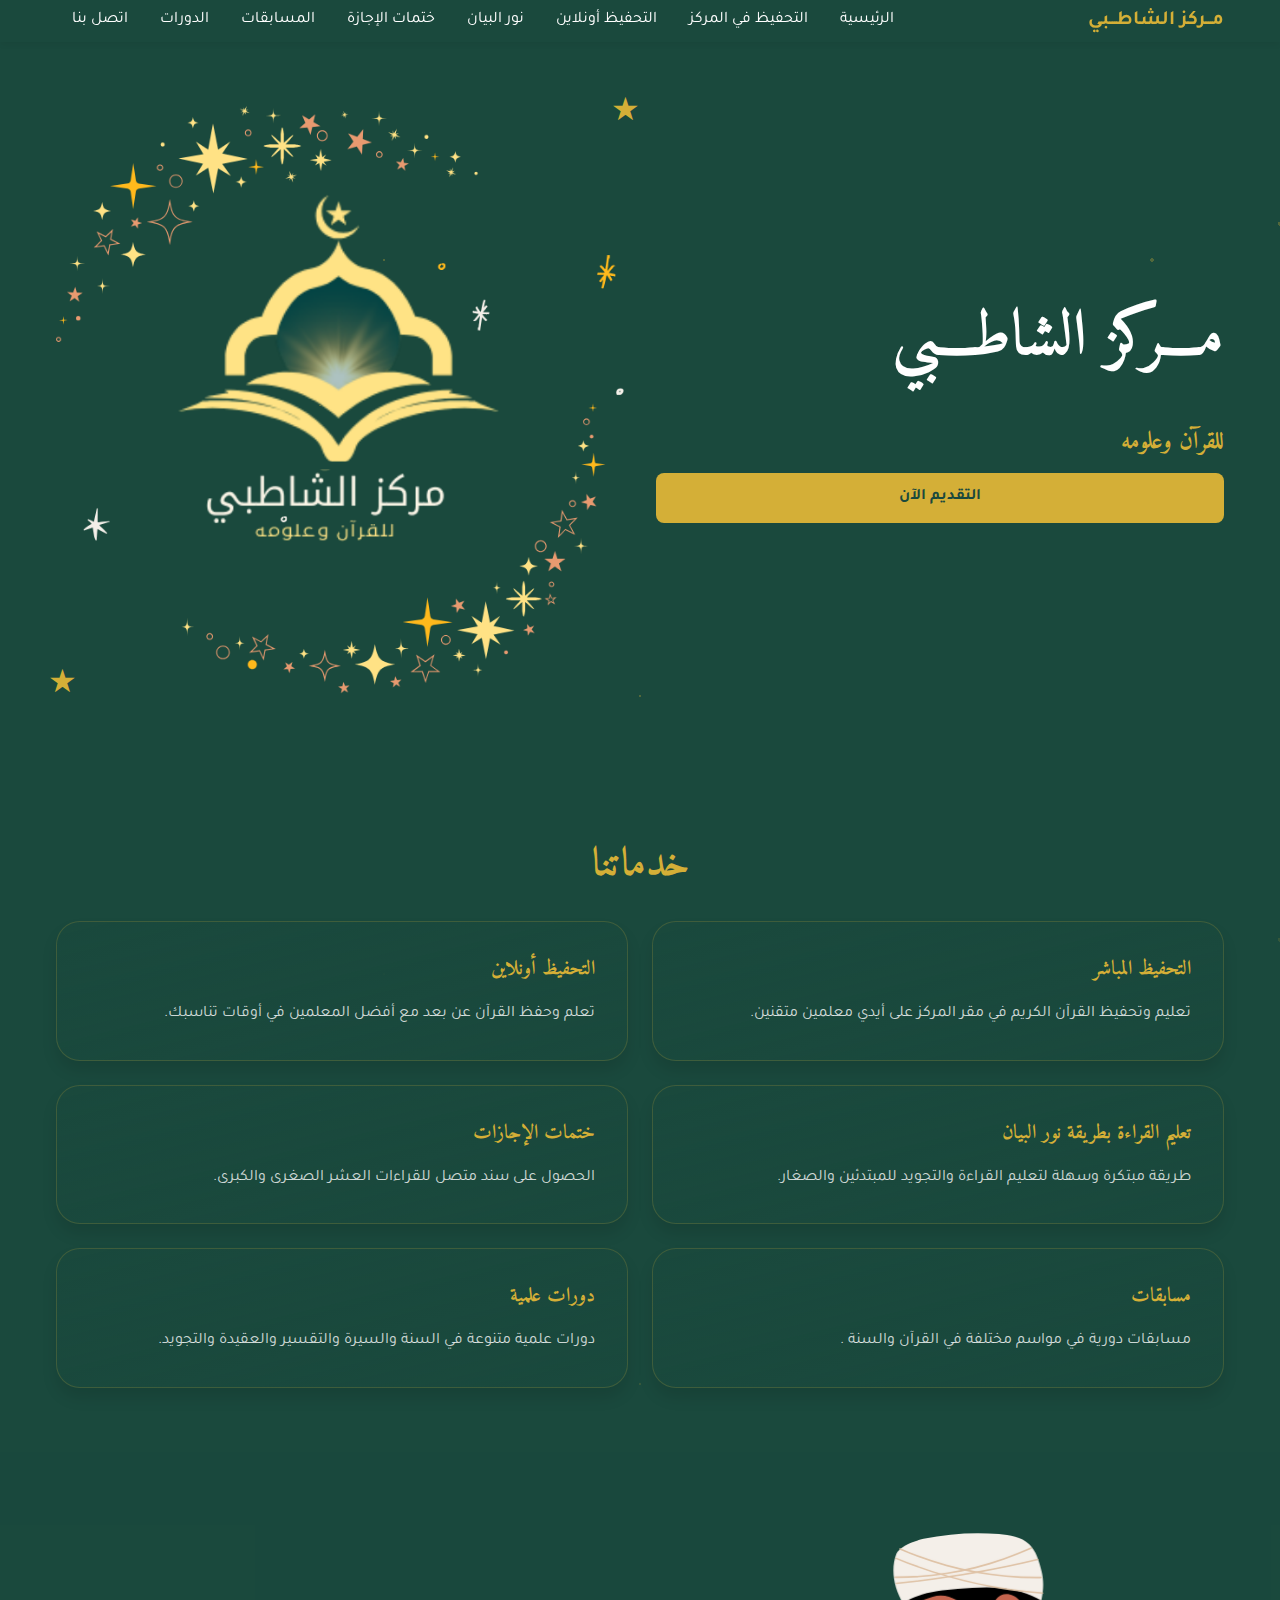
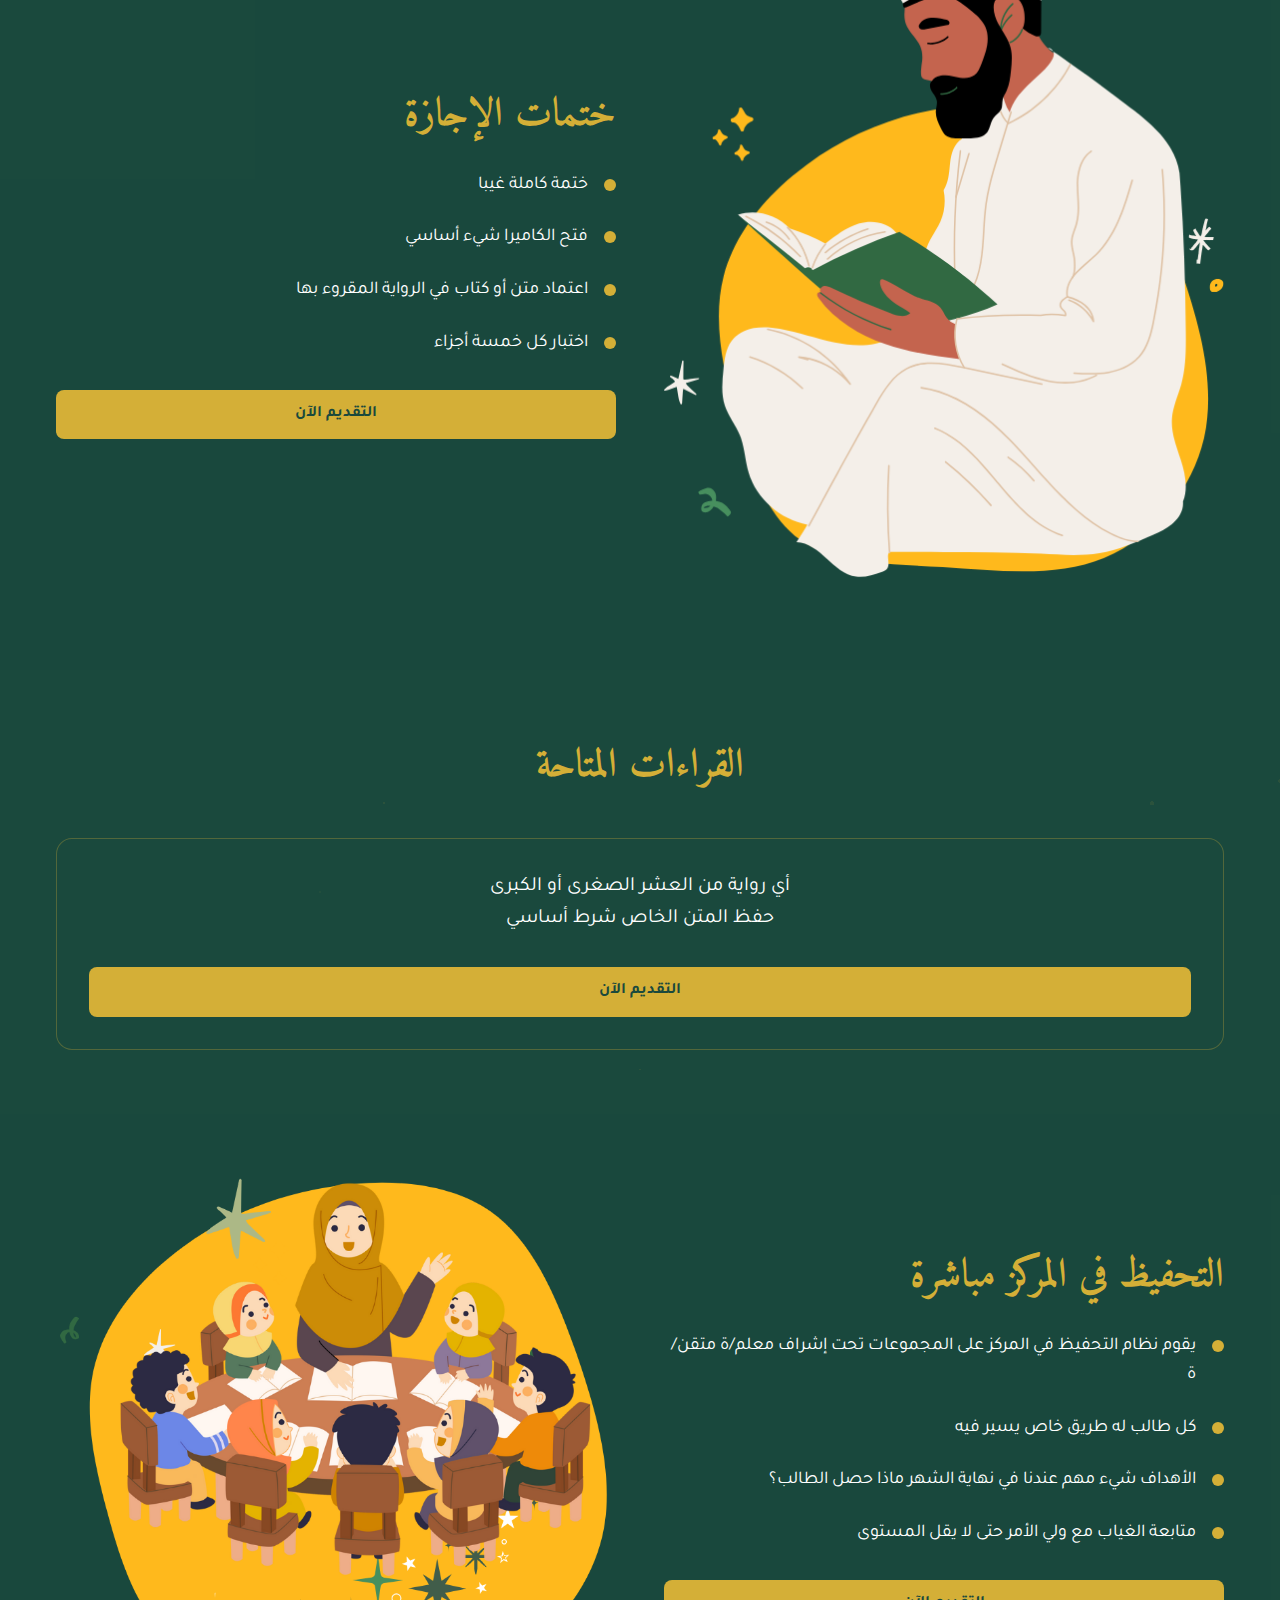
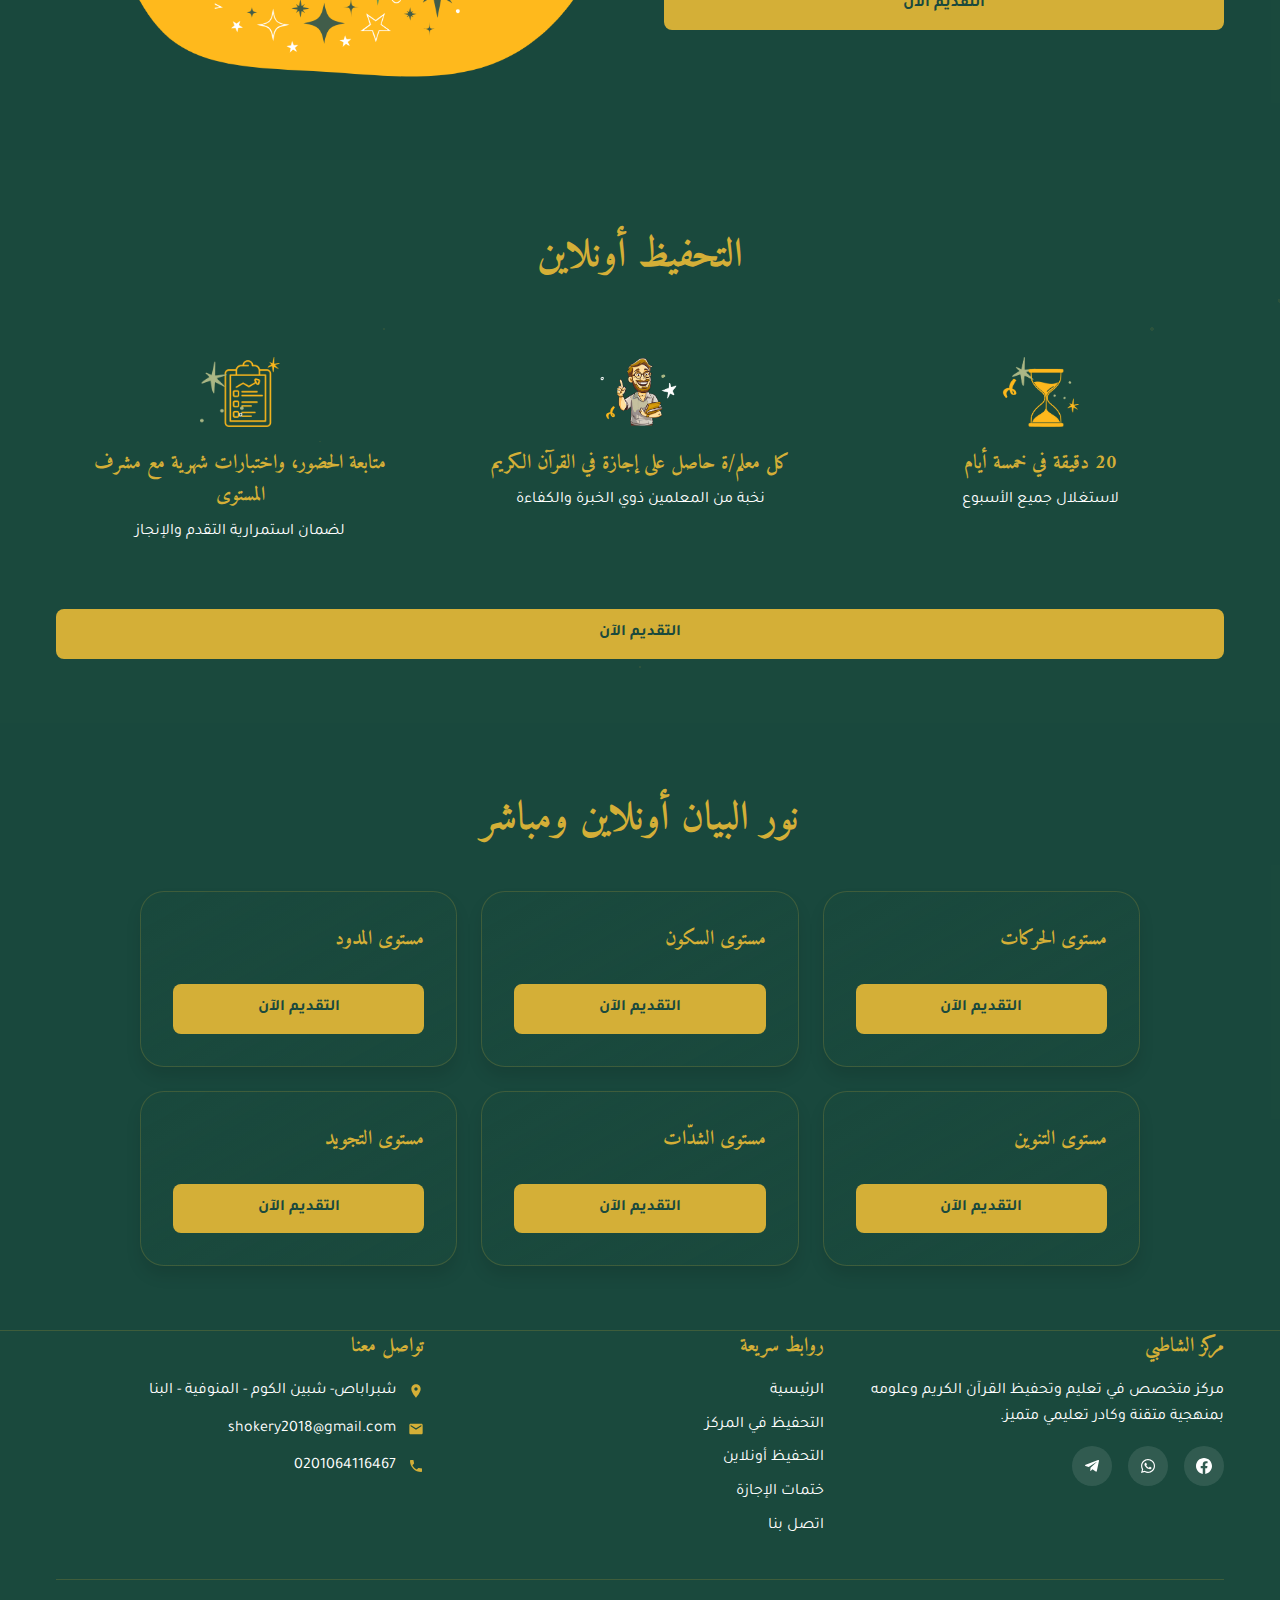
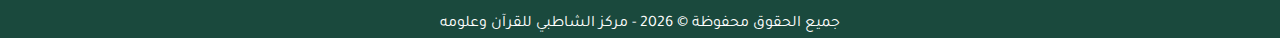
<file: index.html>
<!DOCTYPE html>
<html lang="ar" dir="rtl">
<head>
  <meta charset="UTF-8">
  <meta name="viewport" content="width=device-width, initial-scale=1.0">
  <title>مركز الشاطبي للقرآن وعلومه</title>
  <meta name="description" content="مركز الشاطبي للقرآن وعلومه - تعليم القرآن وتحفيظه" />
  <meta name="author" content="مركز الشاطبي" />
  <link rel="preconnect" href="https://fonts.googleapis.com">
  <link rel="preconnect" href="https://fonts.gstatic.com" crossorigin>
  <link href="https://fonts.googleapis.com/css2?family=Amiri:ital,wght@0,400;0,700;1,400&family=Tajawal:wght@400;500;700&display=swap" rel="stylesheet">
  
  <meta property="og:title" content="مركز الشاطبي للقرآن وعلومه" />
  <meta property="og:description" content="مركز الشاطبي للقرآن وعلومه - تعليم القرآن وتحفيظه" />
  <meta property="og:type" content="website" />
  <meta property="og:image" content="https://lovable.dev/opengraph-image-p98pqg.png" />
  
  <link rel="stylesheet" href="css/style.css">
</head>
<body>
  <div id="app">
    <!-- بداية القائمة -->
    <nav id="navbar" class="bg-shatby-green/80 backdrop-blur-md py-4 px-6 shadow-lg shadow-black/20">
      <div class="container">
        <div class="navbar-content">
          <a href="index.html" class="logo">
            <div class="text-xl font-bold text-shatby-gold rounded-2xl">مـــركز الشاطـــبي</div>
          </a>
          
          <div class="nav-links">
            <a href="index.html" class="nav-link">الرئيسية</a>
            <a href="in-person.html" class="nav-link">التحفيظ في المركز</a>
            <a href="online.html" class="nav-link">التحفيظ أونلاين</a>
            <a href="noor-albayan.html" class="nav-link">نور البيان</a>
            <a href="ijazat.html" class="nav-link">ختمات الإجازة</a>  
            <a href="competitions.html" class="nav-link">المسابقات</a>
            <a href="courses.html" class="nav-link">الدورات </a>
            <a href="contact.html" class="nav-link">اتصل بنا</a>
          </div>
          
          <button class="mobile-menu-button">
            <svg xmlns="http://www.w3.org/2000/svg" width="24" height="24" viewBox="0 0 24 24" fill="none" stroke="currentColor" stroke-width="2" stroke-linecap="round" stroke-linejoin="round">
              <line x1="3" y1="12" x2="21" y2="12"></line>
              <line x1="3" y1="6" x2="21" y2="6"></line>
              <line x1="3" y1="18" x2="21" y2="18"></line>
            </svg>
          </button>
        </div>
      </div>
    </nav>

    <div class="mobile-menu">
      <a href="index.html" class="mobile-link">الرئيسية</a>
      <a href="in-person.html" class="mobile-link">التحفيظ في المركز</a>
      <a href="online.html" class="mobile-link">التحفيظ أونلاين</a>
      <a href="noor-albayan.html" class="mobile-link">نور البيان</a>
      <a href="ijazat.html" class="mobile-link">ختمات الإجازة</a>
      <a href="competitions.html" class="mobile-link">المسابقات</a>
      <a href="courses.html" class="mobile-link">الدورات</a>
      <a href="contact.html" class="mobile-link">اتصل بنا</a>
    
    </div>
    
    <!-- قسم Hero -->
    <div id="hero" class="relative overflow-hidden py-16 md-py-24">
      <div class="star-background"></div>
      
      <div class="container relative z-10">
        <div class="hero-content">
          <div class="hero-text">
            <h1 style="font-family: 'Amiri', serif; font-weight: bold; color: #ffffff; font-size: 4rem;">مـــركز الشاطـــبي</h1>
            <h2 style="font-family: 'Amiri', serif; font-weight: bold; color: #D4AF37;">للقرآن وعلومه</h2>
            <a href="in-person.html" class="button-primary">التقديم الآن</a>
          </div>
          
          <div class="hero-image">
            <div class="relative animate-float">
              <img src="images/لوجو.png" alt="مركز الشاطبي للقرآن وعلومه" class="mx-auto max-w-full rounded-2xl object-fill">
              <!-- زخارف -->
              <div class="star-decoration top-right">★</div>
              <div class="star-decoration bottom-left">★</div>
            </div>
          </div>
        </div>
      </div>
    </div>
    
    <!-- قسم الخدمات -->
    <section class="section relative">
      <div class="star-background opacity-50"></div>
      <div class="container relative z-10">
        <h2 class="heading-secondary text-center text-7xl font-semibold">خدماتنا</h2>
         <div class="services-grid">

          <a href="in-person.html" class="service-link">
            <div class="card-highlight">
              <h3 class="text-xl font-bold mb-4 text-shatby-gold">التحفيظ المباشر</h3>
              <p class="text-white-80 text-justify">تعليم وتحفيظ القرآن الكريم في مقر المركز على أيدي معلمين متقنين.</p>
            </div>
          </a>
          
          <a href="online.html" class="service-link">
            <div class="card-highlight">
              <h3 class="text-xl font-bold mb-4 text-shatby-gold">التحفيظ أونلاين</h3>
              <p class="text-white-80 text-justify">تعلم وحفظ القرآن عن بعد مع أفضل المعلمين في أوقات تناسبك.</p>
            </div>
          </a>
          
          <a href="noor-albayan.html" class="service-link">
            <div class="card-highlight">
              <h3 class="font-bold mb-4 text-shatby-gold text-xl">تعليم القراءة بطريقة نور البيان</h3>
              <p class="text-white-80 text-justify">طريقة مبتكرة وسهلة لتعليم القراءة والتجويد للمبتدئين والصغار.</p>
            </div>
          </a>
          
          <a href="ijazat.html" class="service-link">
            <div class="card-highlight">
              <h3 class="text-xl font-bold mb-4 text-shatby-gold">ختمات الإجازات</h3>
              <p class="text-white-80 text-justify">الحصول على سند متصل للقراءات العشر الصغرى والكبرى.</p>
            </div>
          </a>

          <a href="competitions.html" class="service-link">
            <div class="card-highlight">
              <h3 class="font-bold mb-4 text-shatby-gold text-xl">مسابقات  </h3>
              <p class="text-white-80 text-justify">مسابقات دورية في مواسم مختلفة في القرآن والسنة       .</p>
            </div>
          </a>

          <a href="courses.html" class="service-link">
            <div class="card-highlight">
              <h3 class="font-bold mb-4 text-shatby-gold text-xl">دورات علمية  </h3>
              <p class="text-white-80 text-justify"> دورات علمية متنوعة في السنة والسيرة والتقسير والعقيدة والتجويد.</p>   
            </div>
          </a>

        </div>
      </div>
    </section>
    
    <!-- قسم ختمات الإجازة -->
    <section class="section relative bg-shatby-green-70 py-20">
      <div class="container relative z-10">
        <div class="flex-section">
          <div class="section-image">
            <img alt="ختمات الإجازة" class="rounded-2xl w-full" src="images/شيخ.png">
          </div>
          <div class="section-content">
            <h2 class="heading-secondary text-5xl">ختمات الإجازة</h2>
            <ul class="feature-list">
              <li class="feature-item">
                <div class="feature-item-dot"></div>
                <span>ختمة كاملة غيبا</span>
              </li>
              <li class="feature-item">
                <div class="feature-item-dot"></div>
                <span>فتح الكاميرا شيء أساسي</span>
              </li>
              <li class="feature-item">
                <div class="feature-item-dot"></div>
                <span>اعتماد متن أو كتاب في الرواية المقروء بها</span>
              </li>
              <li class="feature-item">
                <div class="feature-item-dot"></div>
                <span>اختبار كل خمسة أجزاء</span>
              </li>
            </ul>
            <div class="mt-8">
              <a href="ijazat.html" class="button-primary">
                التقديم الآن
              </a>
            </div>
          </div>
        </div>
      </div>
    </section>
    
    <!-- قسم القراءات المتاحة -->
    <section class="section relative">
      <div class="star-background opacity-30"></div>
      <div class="container relative z-10">
        <h2 class="heading-secondary text-center mb-10 text-5xl">القراءات المتاحة</h2>
        <div class="max-w-3xl mx-auto">
          <div class="bg-shatby-green-50 border border-shatby-gold-30 rounded-xl p-8">
            <p class="text-xl text-center mb-8">
              أي رواية من العشر الصغرى أو الكبرى
              <br>
              حفظ المتن الخاص شرط أساسي
            </p>
            <div class="text-center">
              <a href="ijazat.html" class="button-primary">
                التقديم الآن
              </a>
            </div>
          </div>
        </div>
      </div>
    </section>
    
    <!-- قسم التحفيظ في المركز -->
    <section class="section relative bg-shatby-green-70">
      <div class="container relative z-10">
        <div class="flex-section reverse">
          <div class="section-image">
            <img alt="التحفيظ في المركز مباشرة" class="rounded-2xl w-full" src="images/معلمة.png">
          </div>
          <div class="section-content">
            <h2 class="heading-secondary text-5xl">التحفيظ في المركز مباشرة</h2>
            <ul class="feature-list">
              <li class="feature-item">
                <div class="feature-item-dot"></div>
                <span>يقوم نظام التحفيظ في المركز على المجموعات تحت إشراف معلم/ة متقن/ة</span>
              </li>
              <li class="feature-item">
                <div class="feature-item-dot"></div>
                <span>كل طالب له طريق خاص يسير فيه</span>
              </li>
              <li class="feature-item">
                <div class="feature-item-dot"></div>
                <span>الأهداف شيء مهم عندنا في نهاية الشهر ماذا حصل الطالب؟</span>
              </li>
              <li class="feature-item">
                <div class="feature-item-dot"></div>
                <span>متابعة الغياب مع ولي الأمر حتى لا يقل المستوى</span>
              </li>
            </ul>
            <div class="mt-8">
              <a href="in-person.html" class="button-primary">
                التقديم الآن
              </a>
            </div>
          </div>
        </div>
      </div>
    </section>

    <!-- قسم التحفيظ أونلاين -->
    <section class="section relative">
      <div class="star-background opacity-30"></div>
      <div class="container relative z-10">
        <h2 class="heading-secondary text-center mb-10 text-5xl">التحفيظ أونلاين</h2>
        <div class="services-columns">
          <div class="service-column">
            <div class="service-icon">
              <img alt="مدة الجلسة" src="images/وقت (2).png">
            </div>
            <h3 class="text-xl font-bold mb-2 text-shatby-gold">20 دقيقة في خمسة أيام</h3>
            <p>لاستغلال جميع الأسبوع</p>
          </div>
          
          <div class="service-column">
            <div class="service-icon">
              <img alt="المعلمين" src="images/معلم.png">
            </div>
            <h3 class="text-xl font-bold mb-2 text-shatby-gold">كل معلم/ة حاصل على إجازة في القرآن الكريم</h3>
            <p>نخبة من المعلمين ذوي الخبرة والكفاءة</p>
          </div>
          
          <div class="service-column">
            <div class="service-icon">
              <img alt="المتابعة" src="images/متابعة.png">
            </div>
            <h3 class="text-xl font-bold mb-2 text-shatby-gold">متابعة الحضور، واختبارات شهرية مع مشرف المستوى</h3>
            <p>لضمان استمرارية التقدم والإنجاز</p>
          </div>
        </div>
        <div class="text-center mt-10">
          <a href="online.html" class="button-primary">
            التقديم الآن
          </a>
        </div>
      </div>
    </section>

    <!-- قسم نور البيان -->
    <section class="section relative bg-shatby-green-70">
      <div class="container relative z-10">
        <h2 class="heading-secondary text-center mb-10 text-5xl">نور البيان أونلاين ومباشر</h2>
        <div class="levels-grid">
          <div class="card-highlight">
            <h3 class="text-xl font-bold mb-3 text-shatby-gold">مستوى الحركات</h3>
            <a href="noor-albayan.html?level=1" class="button-primary mt-4 w-full">
              التقديم الآن
            </a>
          </div>
          <div class="card-highlight">
            <h3 class="text-xl font-bold mb-3 text-shatby-gold">مستوى السكون</h3>
            <a href="noor-albayan.html?level=2" class="button-primary mt-4 w-full">
              التقديم الآن
            </a>
          </div>
          <div class="card-highlight">
            <h3 class="text-xl font-bold mb-3 text-shatby-gold">مستوى المدود</h3>
            <a href="noor-albayan.html?level=3" class="button-primary mt-4 w-full">
              التقديم الآن
            </a>
          </div>
          <div class="card-highlight">
            <h3 class="text-xl font-bold mb-3 text-shatby-gold">مستوى التنوين</h3>
            <a href="noor-albayan.html?level=4" class="button-primary mt-4 w-full">
              التقديم الآن
            </a>
          </div>
          <div class="card-highlight">
            <h3 class="text-xl font-bold mb-3 text-shatby-gold">مستوى الشدّات</h3>
            <a href="noor-albayan.html?level=5" class="button-primary mt-4 w-full">
              التقديم الآن
            </a>
          </div>
          <div class="card-highlight">
            <h3 class="text-xl font-bold mb-3 text-shatby-gold">مستوى التجويد</h3>
            <a href="noor-albayan.html?level=6" class="button-primary mt-4 w-full">
              التقديم الآن
            </a>
          </div>
        </div>
      </div>
    </section>
    
    <!-- فوتر -->
    <footer class="bg-shatby-green border-t border-shatby-gold-20 py-12">
      <div class="container">
        <div class="footer-grid">
          <div class="footer-about">
            <h3 class="text-shatby-gold text-xl font-bold mb-4">مركز الشاطبي</h3>
            <p class="mb-4">مركز متخصص في تعليم وتحفيظ القرآن الكريم وعلومه بمنهجية متقنة وكادر تعليمي متميز.</p>
            <div class="footer-social">
              <a href="https://web.facebook.com/profile.php?id=61560268700866&locale=ar_AR" class="social-link">
                <svg class="social-icon" xmlns="http://www.w3.org/2000/svg" viewBox="0 0 24 24">
                  <path d="M24 12.073c0-6.627-5.373-12-12-12s-12 5.373-12 12c0 5.99 4.388 10.954 10.125 11.854v-8.385H7.078v-3.47h3.047V9.43c0-3.007 1.792-4.669 4.533-4.669 1.312 0 2.686.235 2.686.235v2.953H15.83c-1.491 0-1.956.925-1.956 1.874v2.25h3.328l-.532 3.47h-2.796v8.385C19.612 23.027 24 18.062 24 12.073z" />
                </svg>
             
              <a href="https://chat.whatsapp.com/Jx1JAXA49epIho6M65nWfb" class="social-link">
                <svg class="social-icon" xmlns="http://www.w3.org/2000/svg" viewBox="0 0 448 512">
                  <path d="M380.9 97.1C339 55.1 283.2 32 223.9 32c-122.4 0-222 99.6-222 222 0 39.1 10.2 77.3 29.6 111L0 480l117.7-30.9c32.4 17.7 68.9 27 106.1 27h.1c122.3 0 224.1-99.6 224.1-222 0-59.3-25.2-115-67.1-157zm-157 341.6c-33.2 0-65.7-8.9-94-25.7l-6.7-4-69.8 18.3L72 359.2l-4.4-7c-18.5-29.4-28.2-63.3-28.2-98.2 0-101.7 82.8-184.5 184.6-184.5 49.3 0 95.6 19.2 130.4 54.1 34.8 34.9 56.2 81.2 56.1 130.5 0 101.8-84.9 184.6-186.6 184.6zm101.2-138.2c-5.5-2.8-32.8-16.2-37.9-18-5.1-1.9-8.8-2.8-12.5 2.8-3.7 5.6-14.3 18-17.6 21.8-3.2 3.7-6.5 4.2-12 1.4-32.6-16.3-54-29.1-75.5-66-5.7-9.8 5.7-9.1 16.3-30.3 1.8-3.7.9-6.9-.5-9.7-1.4-2.8-12.5-30.1-17.1-41.2-4.5-10.8-9.1-9.3-12.5-9.5-3.2-.2-6.9-.2-10.6-.2-3.7 0-9.7 1.4-14.8 6.9-5.1 5.6-19.4 19-19.4 46.3 0 27.3 19.9 53.7 22.6 57.4 2.8 3.7 39.1 59.7 94.8 83.8 35.2 15.2 49 16.5 66.6 13.9 10.7-1.6 32.8-13.4 37.4-26.4 4.6-13 4.6-24.1 3.2-26.4-1.3-2.5-5-3.9-10.5-6.6z" />
                </svg>
              </a>
              <a href="https://t.me/elshtpy" class="social-link">
                <svg class="social-icon" xmlns="http://www.w3.org/2000/svg" viewBox="0 0 448 512">
                  <path d="M446.7 98.6l-67.6 318.8c-5.1 22.5-18.4 28.1-37.3 17.5l-103-75.9-49.7 47.8c-5.5 5.5-10.1 10.1-20.7 10.1l7.4-104.9 190.9-172.5c8.3-7.4-1.8-11.5-12.9-4.1L117.8 284 16.2 252.2c-22.1-6.9-22.5-22.1 4.6-32.7L418.2 66.4c18.4-6.9 34.5 4.1 28.5 32.2z" />
                </svg>
              </a>
            </div>
          </div>
          <div class="footer-links">
            <h3 class="text-shatby-gold text-xl font-bold mb-4">روابط سريعة</h3>
            <ul class="footer-nav">
              <li>
                <a href="index.html" class="footer-link">الرئيسية</a>
              </li>
              <li>
                <a href="in-person.html" class="footer-link">التحفيظ في المركز</a>
              </li>
              <li>
                <a href="online.html" class="footer-link">التحفيظ أونلاين</a>
              </li>
              
               <li>
                <a href="ijazat.html" class="footer-link">ختمات الإجازة</a>
              </li>
              <li>
                <a href="contact.html" class="footer-link">اتصل بنا</a>
              </li>
            </ul>
          </div>
          <div class="footer-contact">
            <h3 class="text-shatby-gold text-xl font-bold mb-4">تواصل معنا</h3>
            <div class="contact-info">
              <div class="contact-item">
                <svg class="contact-icon" viewBox="0 0 24 24" fill="currentColor">
                  <path d="M12 2C8.13 2 5 5.13 5 9c0 5.25 7 13 7 13s7-7.75 7-13c0-3.87-3.13-7-7-7zm0 9.5c-1.38 0-2.5-1.12-2.5-2.5s1.12-2.5 2.5-2.5 2.5 1.12 2.5 2.5-1.12 2.5-2.5 2.5z" />
                </svg>
                <p>شبراباص- شبين الكوم - المنوفية - البنا</p>
              </div>
              <div class="contact-item">
                <svg class="contact-icon" viewBox="0 0 24 24" fill="currentColor">
                  <path d="M20 4H4c-1.1 0-1.99.9-1.99 2L2 18c0 1.1.9 2 2 2h16c1.1 0 2-.9 2-2V6c0-1.1-.9-2-2-2zm0 4l-8 5-8-5V6l8 5 8-5v2z" />
                </svg>
                <p>shokery2018@gmail.com</p>
              </div>
              <div class="contact-item">
                <svg class="contact-icon" viewBox="0 0 24 24" fill="currentColor">
                  <path d="M6.62 10.79c1.44 2.83 3.76 5.14 6.59 6.59l2.2-2.2c.27-.27.67-.36 1.02-.24 1.12.37 2.33.57 3.57.57.55 0 1 .45 1 1V20c0 .55-.45 1-1 1-9.39 0-17-7.61-17-17 0-.55.45-1 1-1h3.5c.55 0 1 .45 1 1 0 1.25.2 2.45.57 3.57.11.35.03.74-.25 1.02l-2.2 2.2z" />
                </svg>
                <p dir="ltr">0201064116467</p>
              </div>
            </div>
          </div>
        </div>
        <div class="border-t border-shatby-gold-20 mt-8 pt-8 text-center">
          <p>جميع الحقوق محفوظة © <span id="current-year"></span> - مركز الشاطبي للقرآن وعلومه</p>
        </div>
      </div>
    </footer>
  </div>

  <!-- نوافذ منبثقة للإشعارات -->
  <div id="toast-container" class="toast-container"></div>

  <!-- جافاسكريبت -->
  <script src="js/script.js"></script>
</body>
</html>
</file>
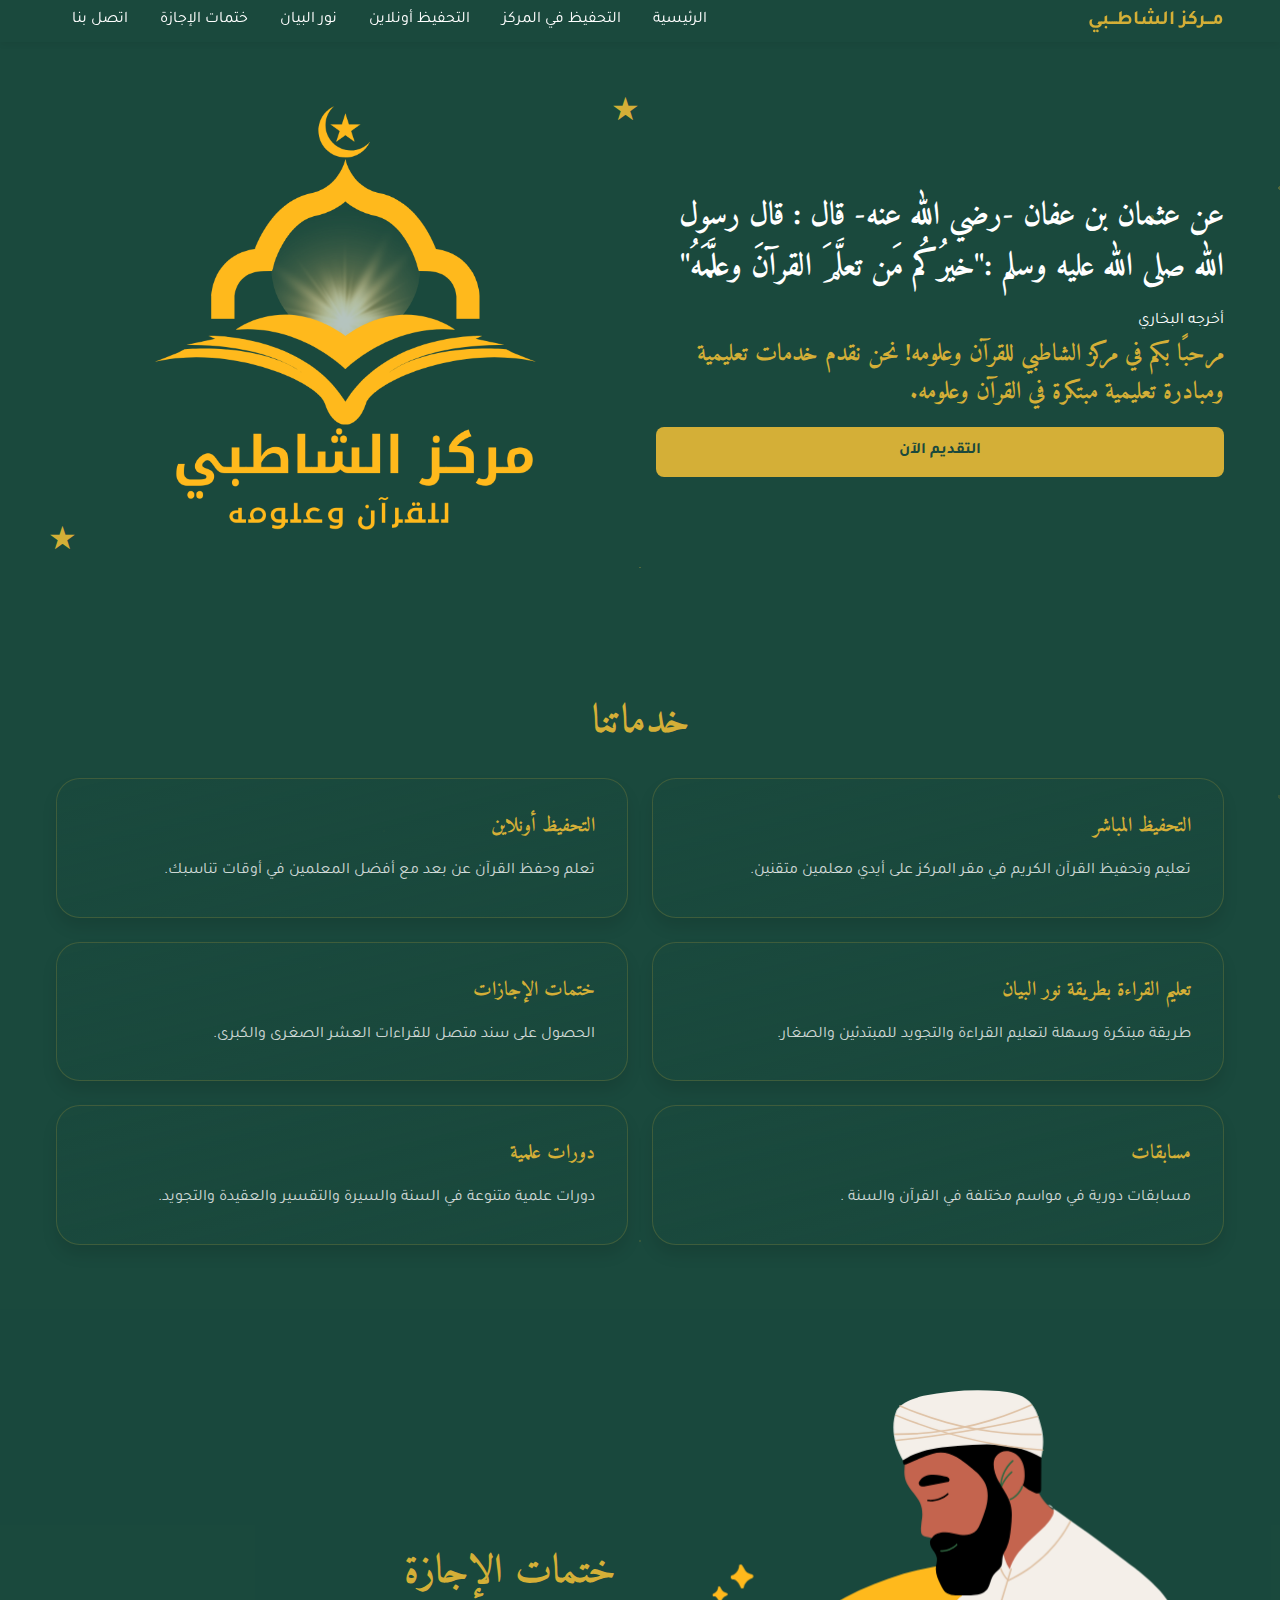
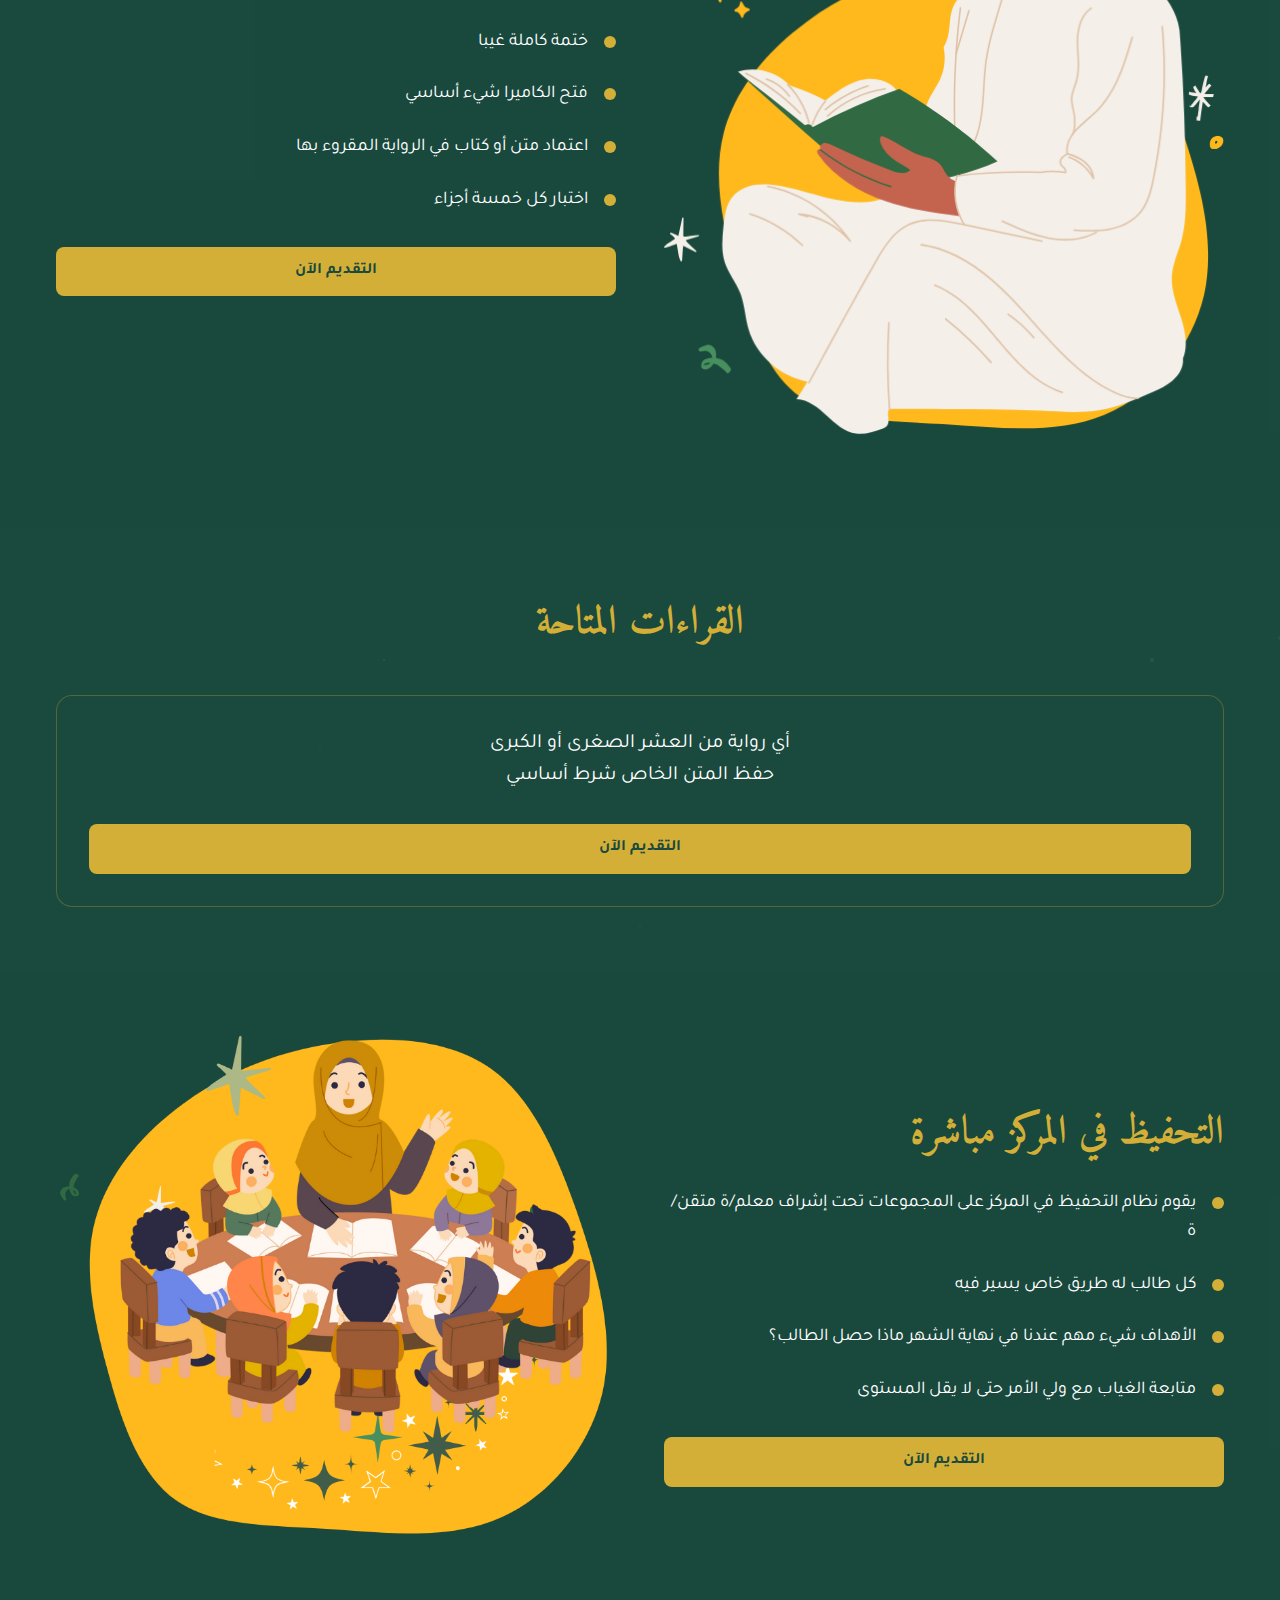
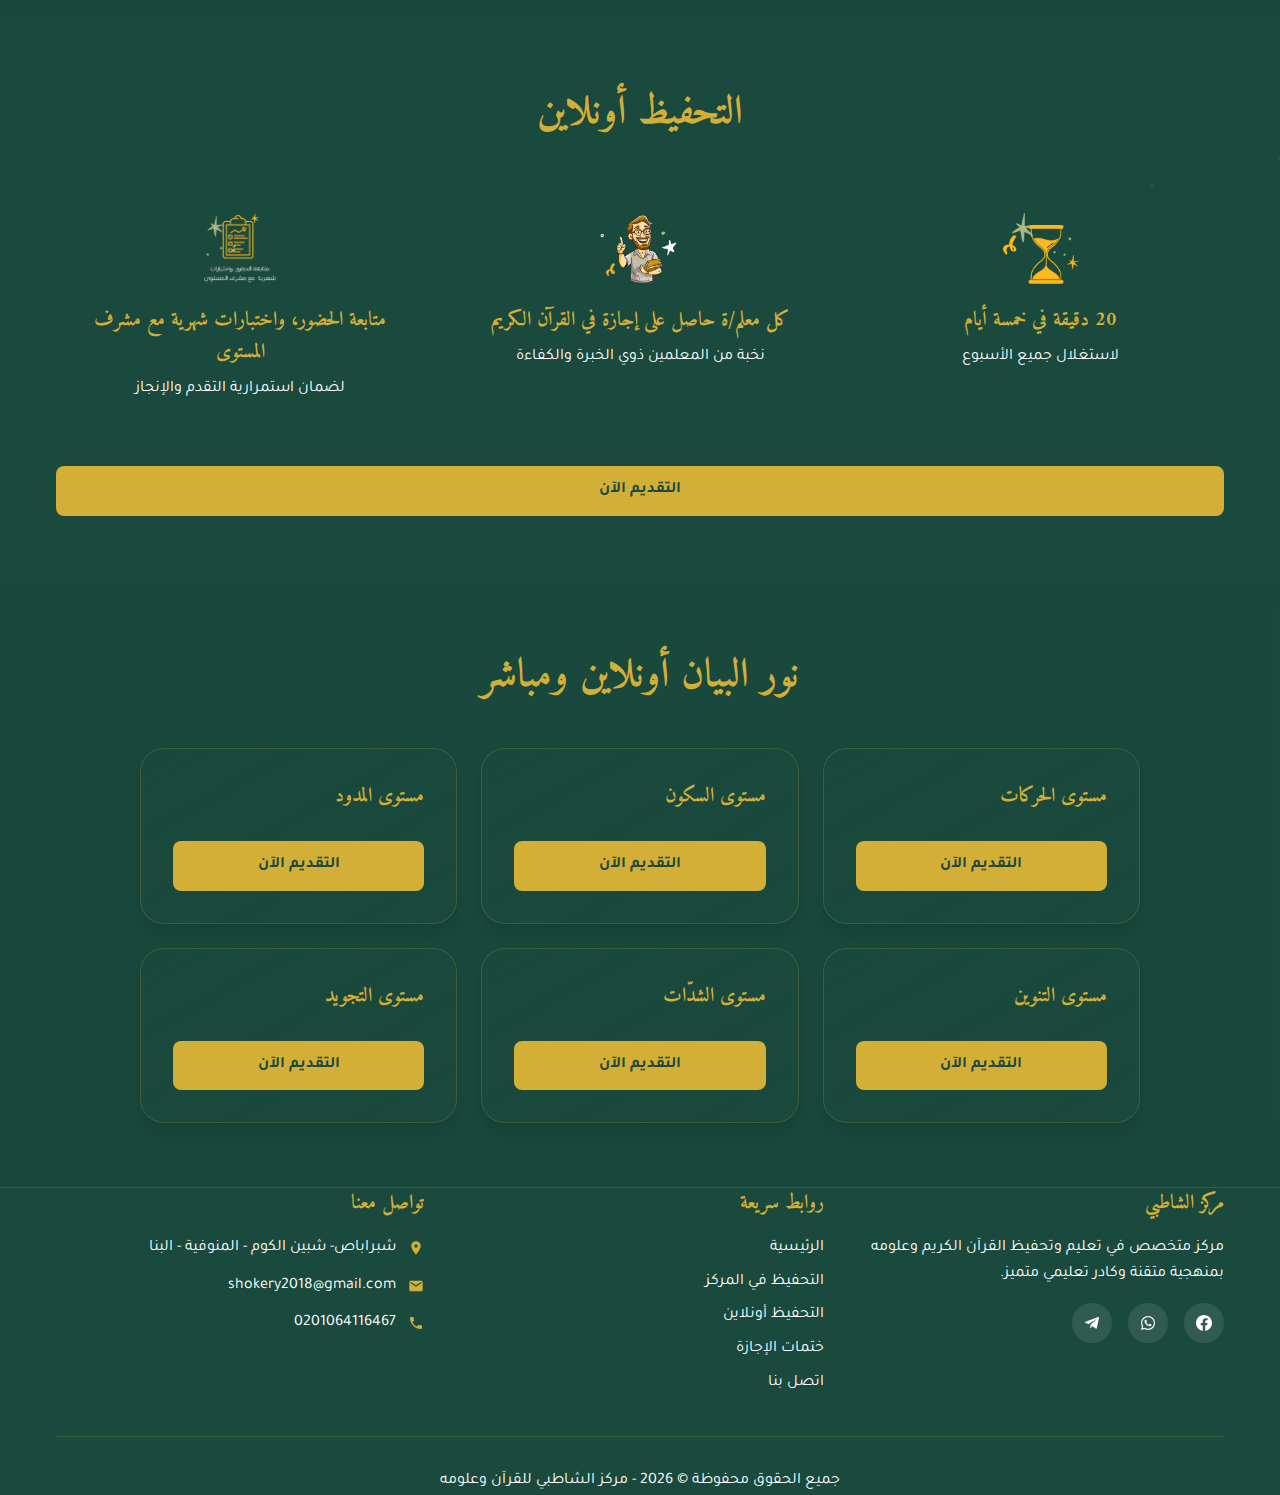
<file: 5/index.html>
<!DOCTYPE html>
<html lang="ar" dir="rtl">
<head>
  <meta charset="UTF-8">
  <meta name="viewport" content="width=device-width, initial-scale=1.0">
  <title>مركز الشاطبي للقرآن وعلومه</title>
  <meta name="description" content="مركز الشاطبي للقرآن وعلومه - تعليم القرآن وتحفيظه" />
  <link rel="icon" type="image/x-icon" href="images/أيقونة أسود.png">
  <meta name="author" content="مركز الشاطبي" />
  <link rel="preconnect" href="https://fonts.googleapis.com">
  <link rel="preconnect" href="https://fonts.gstatic.com" crossorigin>
  <link href="https://fonts.googleapis.com/css2?family=Amiri:ital,wght@0,400;0,700;1,400&family=Tajawal:wght@400;500;700&display=swap" rel="stylesheet">
  
  <meta property="og:title" content="مركز الشاطبي للقرآن وعلومه" />
  <meta property="og:description" content="مركز الشاطبي للقرآن وعلومه - تعليم القرآن وتحفيظه" />
  <meta property="og:type" content="website" />
  <meta property="og:image" content="https://lovable.dev/opengraph-image-p98pqg.png" />
  
  <link rel="stylesheet" href="css/style.css">
</head>
<body>
  <div id="app">
    <!-- بداية القائمة -->
    <nav id="navbar" class="bg-shatby-green/80 backdrop-blur-md py-4 px-6 shadow-lg shadow-black/20">
      <div class="container">
        <div class="navbar-content">
          <a href="index.html" class="logo">
            <div class="text-xl font-bold text-shatby-gold rounded-2xl">مـــركز الشاطـــبي</div>
          </a>
          
          <div class="nav-links">
            <a href="index.html" class="nav-link">الرئيسية</a>
            <a href="in-person.html" class="nav-link">التحفيظ في المركز</a>
            <a href="online.html" class="nav-link">التحفيظ أونلاين</a>
            <a href="noor-albayan.html" class="nav-link">نور البيان</a>
            <a href="ijazat.html" class="nav-link">ختمات الإجازة</a>  
            <a href="contact.html" class="nav-link">اتصل بنا</a>
          </div>
          
          <button class="mobile-menu-button">
            <svg xmlns="http://www.w3.org/2000/svg" width="24" height="24" viewBox="0 0 24 24" fill="none" stroke="currentColor" stroke-width="2" stroke-linecap="round" stroke-linejoin="round">
              <line x1="3" y1="12" x2="21" y2="12"></line>
              <line x1="3" y1="6" x2="21" y2="6"></line>
              <line x1="3" y1="18" x2="21" y2="18"></line>
            </svg>
          </button>
        </div>
      </div>
    </nav>

    <div class="mobile-menu">
      <a href="index.html" class="mobile-link">الرئيسية</a>
      <a href="in-person.html" class="mobile-link">التحفيظ في المركز</a>
      <a href="online.html" class="mobile-link">التحفيظ أونلاين</a>
      <a href="noor-albayan.html" class="mobile-link">نور البيان</a>
      <a href="ijazat.html" class="mobile-link">ختمات الإجازة</a>
      <a href="contact.html" class="mobile-link">اتصل بنا</a>
        </div>
    
    <!-- قسم Hero -->
    <div id="hero" class="relative overflow-hidden py-16 md-py-24">
      <div class="star-background"></div>
      
      <div class="container relative z-10">
        <div class="hero-content">
          <div class="hero-text">
            <h1 style="font-family: 'Amiri', serif; font-weight: bold; color: #ffffff; font-size: 2rem;">عن عثمان بن عفان -رضي الله عنه- قال : قال رسول الله صلى الله عليه وسلم :"خيرُكُم مَن تعلَّمَ القرآنَ وعلَّمَهُ"  </h1>
              أخرجه البخاري </h1> 

            <h2 class="text-3xl font-bold text-shatby-gold mb-4">          
              مرحبًا بكم في مركز الشاطبي للقرآن وعلومه! نحن نقدم خدمات تعليمية ومبادرة تعليمية مبتكرة في القرآن وعلومه.</h2>
            </p>

            <a href="in-person.html" class="button-primary">التقديم الآن</a>
          </div>
          
          <div class="hero-image">
            <div class="relative animate-float">
              <img src="images/لوجو.png" alt="مركز الشاطبي للقرآن وعلومه" class="mx-auto max-w-full rounded-2xl object-fill">
              <!-- زخارف -->
              <div class="star-decoration top-right">★</div>
              <div class="star-decoration bottom-left">★</div>
            </div>
          </div>
        </div>
      </div>
    </div>
    
    <!-- قسم الخدمات -->
    <section class="section relative">
      <div class="star-background opacity-50"></div>
      <div class="container relative z-10">
        <h2 class="heading-secondary text-center text-7xl font-semibold">خدماتنا</h2>
         <div class="services-grid">

          <a href="in-person.html" class="service-link">
            <div class="card-highlight">
              <h3 class="text-xl font-bold mb-4 text-shatby-gold">التحفيظ المباشر</h3>
              <p class="text-white-80 text-justify">تعليم وتحفيظ القرآن الكريم في مقر المركز على أيدي معلمين متقنين.</p>
            </div>
          </a>
          
          <a href="online.html" class="service-link">
            <div class="card-highlight">
              <h3 class="text-xl font-bold mb-4 text-shatby-gold">التحفيظ أونلاين</h3>
              <p class="text-white-80 text-justify">تعلم وحفظ القرآن عن بعد مع أفضل المعلمين في أوقات تناسبك.</p>
            </div>
          </a>
          
          <a href="noor-albayan.html" class="service-link">
            <div class="card-highlight">
              <h3 class="font-bold mb-4 text-shatby-gold text-xl">تعليم القراءة بطريقة نور البيان</h3>
              <p class="text-white-80 text-justify">طريقة مبتكرة وسهلة لتعليم القراءة والتجويد للمبتدئين والصغار.</p>
            </div>
          </a>
          
          <a href="ijazat.html" class="service-link">
            <div class="card-highlight">
              <h3 class="text-xl font-bold mb-4 text-shatby-gold">ختمات الإجازات</h3>
              <p class="text-white-80 text-justify">الحصول على سند متصل للقراءات العشر الصغرى والكبرى.</p>
            </div>
          </a>

          <a href="competitions.html" class="service-link">
            <div class="card-highlight">
              <h3 class="font-bold mb-4 text-shatby-gold text-xl">مسابقات  </h3>
              <p class="text-white-80 text-justify">مسابقات دورية في مواسم مختلفة في القرآن والسنة       .</p>
            </div>
          </a>

          <a href="courses.html" class="service-link">
            <div class="card-highlight">
              <h3 class="font-bold mb-4 text-shatby-gold text-xl">دورات علمية  </h3>
              <p class="text-white-80 text-justify"> دورات علمية متنوعة في السنة والسيرة والتقسير والعقيدة والتجويد.</p>   
            </div>
          </a>

        </div>
      </div>
    </section>
    
    <!-- قسم ختمات الإجازة -->
    <section class="section relative bg-shatby-green-70 py-20">
      <div class="container relative z-10">
        <div class="flex-section">
          <div class="section-image">
            <img alt="ختمات الإجازة" class="rounded-2xl w-full" src="images/شيخ.png">
          </div>
          <div class="section-content">
            <h2 class="heading-secondary text-5xl">ختمات الإجازة</h2>
            <ul class="feature-list">
              <li class="feature-item">
                <div class="feature-item-dot"></div>
                <span>ختمة كاملة غيبا</span>
              </li>
              <li class="feature-item">
                <div class="feature-item-dot"></div>
                <span>فتح الكاميرا شيء أساسي</span>
              </li>
              <li class="feature-item">
                <div class="feature-item-dot"></div>
                <span>اعتماد متن أو كتاب في الرواية المقروء بها</span>
              </li>
              <li class="feature-item">
                <div class="feature-item-dot"></div>
                <span>اختبار كل خمسة أجزاء</span>
              </li>
            </ul>
            <div class="mt-8">
              <a href="ijazat.html" class="button-primary">
                التقديم الآن
              </a>
            </div>
          </div>
        </div>
      </div>
    </section>
    
    <!-- قسم القراءات المتاحة -->
    <section class="section relative">
      <div class="star-background opacity-30"></div>
      <div class="container relative z-10">
        <h2 class="heading-secondary text-center mb-10 text-5xl">القراءات المتاحة</h2>
        <div class="max-w-3xl mx-auto">
          <div class="bg-shatby-green-50 border border-shatby-gold-30 rounded-xl p-8">
            <p class="text-xl text-center mb-8">
              أي رواية من العشر الصغرى أو الكبرى
              <br>
              حفظ المتن الخاص شرط أساسي
            </p>
            <div class="text-center">
              <a href="ijazat.html" class="button-primary">
                التقديم الآن
              </a>
            </div>
          </div>
        </div>
      </div>
    </section>
    
    <!-- قسم التحفيظ في المركز -->
    <section class="section relative bg-shatby-green-70">
      <div class="container relative z-10">
        <div class="flex-section reverse">
          <div class="section-image">
            <img alt="التحفيظ في المركز مباشرة" class="rounded-2xl w-full" src="images/معلمة.png">
          </div>
          <div class="section-content">
            <h2 class="heading-secondary text-5xl">التحفيظ في المركز مباشرة</h2>
            <ul class="feature-list">
              <li class="feature-item">
                <div class="feature-item-dot"></div>
                <span>يقوم نظام التحفيظ في المركز على المجموعات تحت إشراف معلم/ة متقن/ة</span>
              </li>
              <li class="feature-item">
                <div class="feature-item-dot"></div>
                <span>كل طالب له طريق خاص يسير فيه</span>
              </li>
              <li class="feature-item">
                <div class="feature-item-dot"></div>
                <span>الأهداف شيء مهم عندنا في نهاية الشهر ماذا حصل الطالب؟</span>
              </li>
              <li class="feature-item">
                <div class="feature-item-dot"></div>
                <span>متابعة الغياب مع ولي الأمر حتى لا يقل المستوى</span>
              </li>
            </ul>
            <div class="mt-8">
              <a href="in-person.html" class="button-primary">
                التقديم الآن
              </a>
            </div>
          </div>
        </div>
      </div>
    </section>

    <!-- قسم التحفيظ أونلاين -->
    <section class="section relative">
      <div class="star-background opacity-30"></div>
      <div class="container relative z-10">
        <h2 class="heading-secondary text-center mb-10 text-5xl">التحفيظ أونلاين</h2>
        <div class="services-columns">
          <div class="service-column">
            <div class="service-icon">
              <img alt="مدة الجلسة" src="images/وقت (2).png">
            </div>
            <h3 class="text-xl font-bold mb-2 text-shatby-gold">20 دقيقة في خمسة أيام</h3>
            <p>لاستغلال جميع الأسبوع</p>
          </div>
          
          <div class="service-column">
            <div class="service-icon">
              <img alt="المعلمين" src="images/معلم.png">
            </div>
            <h3 class="text-xl font-bold mb-2 text-shatby-gold">كل معلم/ة حاصل على إجازة في القرآن الكريم</h3>
            <p>نخبة من المعلمين ذوي الخبرة والكفاءة</p>
          </div>
          
          <div class="service-column">
            <div class="service-icon">
              <img alt="المتابعة" src="images/متابعة.png">
            </div>
            <h3 class="text-xl font-bold mb-2 text-shatby-gold">متابعة الحضور، واختبارات شهرية مع مشرف المستوى</h3>
            <p>لضمان استمرارية التقدم والإنجاز</p>
          </div>
        </div>
        <div class="text-center mt-10">
          <a href="online.html" class="button-primary">
            التقديم الآن
          </a>
        </div>
      </div>
    </section>

    <!-- قسم نور البيان -->
    <section class="section relative bg-shatby-green-70">
      <div class="container relative z-10">
        <h2 class="heading-secondary text-center mb-10 text-5xl">نور البيان أونلاين ومباشر</h2>
        <div class="levels-grid">
          <div class="card-highlight">
            <h3 class="text-xl font-bold mb-3 text-shatby-gold">مستوى الحركات</h3>
            <a href="noor-albayan.html?level=1" class="button-primary mt-4 w-full">
              التقديم الآن
            </a>
          </div>
          <div class="card-highlight">
            <h3 class="text-xl font-bold mb-3 text-shatby-gold">مستوى السكون</h3>
            <a href="noor-albayan.html?level=2" class="button-primary mt-4 w-full">
              التقديم الآن
            </a>
          </div>
          <div class="card-highlight">
            <h3 class="text-xl font-bold mb-3 text-shatby-gold">مستوى المدود</h3>
            <a href="noor-albayan.html?level=3" class="button-primary mt-4 w-full">
              التقديم الآن
            </a>
          </div>
          <div class="card-highlight">
            <h3 class="text-xl font-bold mb-3 text-shatby-gold">مستوى التنوين</h3>
            <a href="noor-albayan.html?level=4" class="button-primary mt-4 w-full">
              التقديم الآن
            </a>
          </div>
          <div class="card-highlight">
            <h3 class="text-xl font-bold mb-3 text-shatby-gold">مستوى الشدّات</h3>
            <a href="noor-albayan.html?level=5" class="button-primary mt-4 w-full">
              التقديم الآن
            </a>
          </div>
          <div class="card-highlight">
            <h3 class="text-xl font-bold mb-3 text-shatby-gold">مستوى التجويد</h3>
            <a href="noor-albayan.html?level=6" class="button-primary mt-4 w-full">
              التقديم الآن
            </a>
          </div>
        </div>
      </div>
    </section>
    
    <!-- فوتر -->
    <footer class="bg-shatby-green border-t border-shatby-gold-20 py-12">
      <div class="container">
        <div class="footer-grid">
          <div class="footer-about">
            <h3 class="text-shatby-gold text-xl font-bold mb-4">مركز الشاطبي</h3>
            <p class="mb-4">مركز متخصص في تعليم وتحفيظ القرآن الكريم وعلومه بمنهجية متقنة وكادر تعليمي متميز.</p>
            <div class="footer-social">
              <a href="https://web.facebook.com/profile.php?id=61560268700866&locale=ar_AR" class="social-link">
                <svg class="social-icon" xmlns="http://www.w3.org/2000/svg" viewBox="0 0 24 24">
                  <path d="M24 12.073c0-6.627-5.373-12-12-12s-12 5.373-12 12c0 5.99 4.388 10.954 10.125 11.854v-8.385H7.078v-3.47h3.047V9.43c0-3.007 1.792-4.669 4.533-4.669 1.312 0 2.686.235 2.686.235v2.953H15.83c-1.491 0-1.956.925-1.956 1.874v2.25h3.328l-.532 3.47h-2.796v8.385C19.612 23.027 24 18.062 24 12.073z" />
                </svg>
             
              <a href="https://chat.whatsapp.com/Jx1JAXA49epIho6M65nWfb" class="social-link">
                <svg class="social-icon" xmlns="http://www.w3.org/2000/svg" viewBox="0 0 448 512">
                  <path d="M380.9 97.1C339 55.1 283.2 32 223.9 32c-122.4 0-222 99.6-222 222 0 39.1 10.2 77.3 29.6 111L0 480l117.7-30.9c32.4 17.7 68.9 27 106.1 27h.1c122.3 0 224.1-99.6 224.1-222 0-59.3-25.2-115-67.1-157zm-157 341.6c-33.2 0-65.7-8.9-94-25.7l-6.7-4-69.8 18.3L72 359.2l-4.4-7c-18.5-29.4-28.2-63.3-28.2-98.2 0-101.7 82.8-184.5 184.6-184.5 49.3 0 95.6 19.2 130.4 54.1 34.8 34.9 56.2 81.2 56.1 130.5 0 101.8-84.9 184.6-186.6 184.6zm101.2-138.2c-5.5-2.8-32.8-16.2-37.9-18-5.1-1.9-8.8-2.8-12.5 2.8-3.7 5.6-14.3 18-17.6 21.8-3.2 3.7-6.5 4.2-12 1.4-32.6-16.3-54-29.1-75.5-66-5.7-9.8 5.7-9.1 16.3-30.3 1.8-3.7.9-6.9-.5-9.7-1.4-2.8-12.5-30.1-17.1-41.2-4.5-10.8-9.1-9.3-12.5-9.5-3.2-.2-6.9-.2-10.6-.2-3.7 0-9.7 1.4-14.8 6.9-5.1 5.6-19.4 19-19.4 46.3 0 27.3 19.9 53.7 22.6 57.4 2.8 3.7 39.1 59.7 94.8 83.8 35.2 15.2 49 16.5 66.6 13.9 10.7-1.6 32.8-13.4 37.4-26.4 4.6-13 4.6-24.1 3.2-26.4-1.3-2.5-5-3.9-10.5-6.6z" />
                </svg>
              </a>
              <a href="https://t.me/elshtpy" class="social-link">
                <svg class="social-icon" xmlns="http://www.w3.org/2000/svg" viewBox="0 0 448 512">
                  <path d="M446.7 98.6l-67.6 318.8c-5.1 22.5-18.4 28.1-37.3 17.5l-103-75.9-49.7 47.8c-5.5 5.5-10.1 10.1-20.7 10.1l7.4-104.9 190.9-172.5c8.3-7.4-1.8-11.5-12.9-4.1L117.8 284 16.2 252.2c-22.1-6.9-22.5-22.1 4.6-32.7L418.2 66.4c18.4-6.9 34.5 4.1 28.5 32.2z" />
                </svg>
              </a>
            </div>
          </div>
          <div class="footer-links">
            <h3 class="text-shatby-gold text-xl font-bold mb-4">روابط سريعة</h3>
            <ul class="footer-nav">
              <li>
                <a href="index.html" class="footer-link">الرئيسية</a>
              </li>
              <li>
                <a href="in-person.html" class="footer-link">التحفيظ في المركز</a>
              </li>
              <li>
                <a href="online.html" class="footer-link">التحفيظ أونلاين</a>
              </li>
              
               <li>
                <a href="ijazat.html" class="footer-link">ختمات الإجازة</a>
              </li>
              <li>
                <a href="contact.html" class="footer-link">اتصل بنا</a>
              </li>
            </ul>
          </div>
          <div class="footer-contact">
            <h3 class="text-shatby-gold text-xl font-bold mb-4">تواصل معنا</h3>
            <div class="contact-info">
              <div class="contact-item">
                <svg class="contact-icon" viewBox="0 0 24 24" fill="currentColor">
                  <path d="M12 2C8.13 2 5 5.13 5 9c0 5.25 7 13 7 13s7-7.75 7-13c0-3.87-3.13-7-7-7zm0 9.5c-1.38 0-2.5-1.12-2.5-2.5s1.12-2.5 2.5-2.5 2.5 1.12 2.5 2.5-1.12 2.5-2.5 2.5z" />
                </svg>
                <p>شبراباص- شبين الكوم - المنوفية - البنا</p>
              </div>
              <div class="contact-item">
                <svg class="contact-icon" viewBox="0 0 24 24" fill="currentColor">
                  <path d="M20 4H4c-1.1 0-1.99.9-1.99 2L2 18c0 1.1.9 2 2 2h16c1.1 0 2-.9 2-2V6c0-1.1-.9-2-2-2zm0 4l-8 5-8-5V6l8 5 8-5v2z" />
                </svg>
                <p>shokery2018@gmail.com</p>
              </div>
              <div class="contact-item">
                <svg class="contact-icon" viewBox="0 0 24 24" fill="currentColor">
                  <path d="M6.62 10.79c1.44 2.83 3.76 5.14 6.59 6.59l2.2-2.2c.27-.27.67-.36 1.02-.24 1.12.37 2.33.57 3.57.57.55 0 1 .45 1 1V20c0 .55-.45 1-1 1-9.39 0-17-7.61-17-17 0-.55.45-1 1-1h3.5c.55 0 1 .45 1 1 0 1.25.2 2.45.57 3.57.11.35.03.74-.25 1.02l-2.2 2.2z" />
                </svg>
                <p dir="ltr">0201064116467</p>
              </div>
            </div>
          </div>
        </div>
        <div class="border-t border-shatby-gold-20 mt-8 pt-8 text-center">
          <p>جميع الحقوق محفوظة © <span id="current-year"></span> - مركز الشاطبي للقرآن وعلومه</p>
        </div>
      </div>
    </footer>
  </div>

  <!-- نوافذ منبثقة للإشعارات -->
  <div id="toast-container" class="toast-container"></div>

  <!-- جافاسكريبت -->
  <script src="js/script.js"></script>
</body>
</html>
</file>
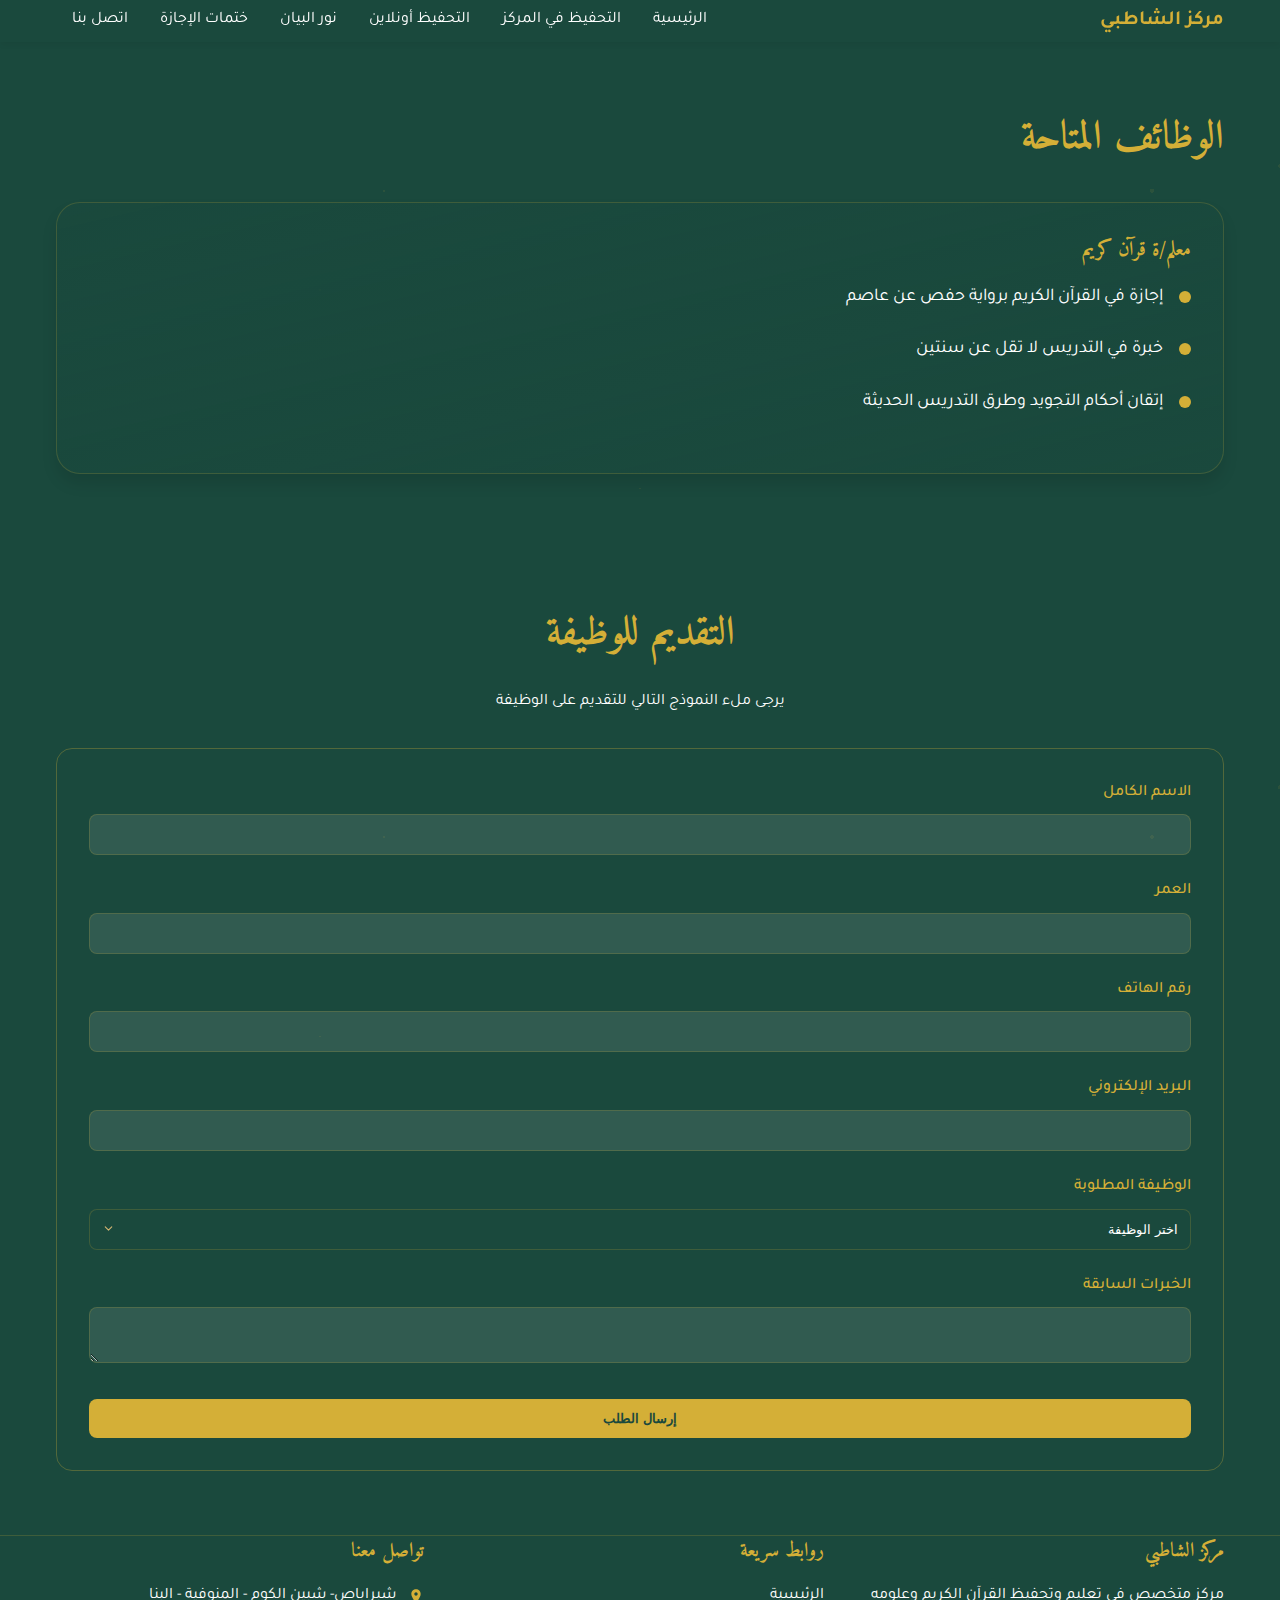
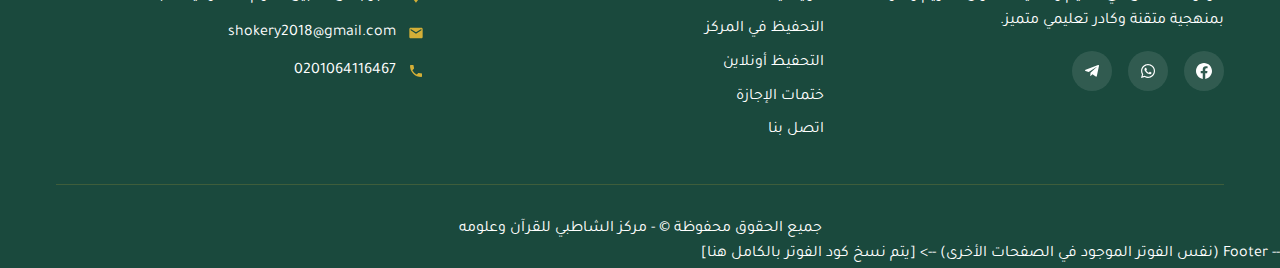
<file: careers.html>
<!DOCTYPE html>
<html lang="ar" dir="rtl">
<head>
  <meta charset="UTF-8">
  <meta name="viewport" content="width=device-width, initial-scale=1.0">
  <title>االتوظيف - مركز الشاطبي للقرآن وعلومه</title>
  <meta name="description" content="االتوظيف في مركز الشاطبي للقرآن وعلومه - تعليم القرآن وتحفيظه" />
  <meta name="author" content="مركز الشاطبي" />
  <link rel="preconnect" href="https://fonts.googleapis.com">
  <link rel="preconnect" href="https://fonts.gstatic.com" crossorigin>
  <link href="https://fonts.googleapis.com/css2?family=Amiri:ital,wght@0,400;0,700;1,400&family=Tajawal:wght@400;500;700&display=swap" rel="stylesheet">
  <link rel="stylesheet" href="css/style.css">
</head>
<body>
  <div id="app">
    <!-- بداية القائمة -->
    <nav id="navbar" class="bg-shatby-green py-4 px-6 shadow-md">
      <div class="container">
        <div class="navbar-content">
          <a href="index.html" class="logo">
            <div class="text-xl font-bold text-shatby-gold rounded-2xl">مركز الشاطبي</div>
          </a>
          
          <div class="nav-links">
            <a href="index.html" class="nav-link">الرئيسية</a>
            <a href="in-person.html" class="nav-link">التحفيظ في المركز</a>
            <a href="online.html" class="nav-link">التحفيظ أونلاين</a>
            <a href="noor-albayan.html" class="nav-link">نور البيان</a>
            <a href="ijazat.html" class="nav-link">ختمات الإجازة</a>  
            <a href="contact.html" class="nav-link">اتصل بنا</a>
          </div>
          
          <button class="mobile-menu-button">
            <svg xmlns="http://www.w3.org/2000/svg" width="24" height="24" viewBox="0 0 24 24" fill="none" stroke="currentColor" stroke-width="2" stroke-linecap="round" stroke-linejoin="round">
              <line x1="3" y1="12" x2="21" y2="12"></line>
              <line x1="3" y1="6" x2="21" y2="6"></line>
              <line x1="3" y1="18" x2="21" y2="18"></line>
            </svg>
          </button>
        </div>
      </div>
    </nav>

    <div class="mobile-menu">
      <a href="index.html" class="mobile-link">الرئيسية</a>
      <a href="in-person.html" class="mobile-link">التحفيظ في المركز</a>
      <a href="online.html" class="mobile-link">التحفيظ أونلاين</a>
      <a href="noor-albayan.html" class="mobile-link">نور البيان</a>
      <a href="ijazat.html" class="mobile-link">ختمات الإجازة</a>
      <a href="contact.html" class="mobile-link">اتصل بنا</a>
        </div>
    

    <!-- الوظائف المتاحة -->
    <section class="section relative">
      <div class="star-background opacity-30"></div>
      <div class="container relative z-10">
        <h2 class="heading-secondary">الوظائف المتاحة</h2>
        <div class="mt-8 space-y-6">
          <div class="card-highlight">
            <h3 class="text-xl font-bold text-shatby-gold mb-4">معلم/ة قرآن كريم</h3>
            <ul class="space-y-2">
              <li class="feature-item">
                <div class="feature-item-dot"></div>
                <span>إجازة في القرآن الكريم برواية حفص عن عاصم</span>
              </li>
              <li class="feature-item">
                <div class="feature-item-dot"></div>
                <span>خبرة في التدريس لا تقل عن سنتين</span>
              </li>
              <li class="feature-item">
                <div class="feature-item-dot"></div>
                <span>إتقان أحكام التجويد وطرق التدريس الحديثة</span>
              </li>
            </ul>
          </div>
        </div>
      </div>
    </section>

    <!-- نموذج التقديم -->
    <section id="apply-form" class="section relative">
      <div class="star-background opacity-30"></div>
      <div class="container relative z-10">
        <h2 class="heading-secondary text-center">التقديم للوظيفة</h2>
        <p class="text-center text-lg mb-8">يرجى ملء النموذج التالي للتقديم على الوظيفة</p>
        
        <div class="max-w-2xl mx-auto bg-white/5 backdrop-blur-sm rounded-xl p-8 border border-shatby-gold-30">
          <form class="space-y-6" data-form-type="careers">
            <div class="grid md-grid-cols-2 gap-6">
              <div class="form-group">
                <label for="fullName">الاسم الكامل</label>
                <input type="text" id="fullName" name="fullName" class="form-input" required>
              </div>
              <div class="form-group">
                <label for="age">العمر</label>
                <input type="number" id="age" name="age" class="form-input" required>
              </div>
            </div>
            
            <div class="grid md-grid-cols-2 gap-6">
              <div class="form-group">
                <label for="phone">رقم الهاتف</label>
                <input type="tel" id="phone" name="phone" class="form-input" dir="rtl" required>
              </div>
              <div class="form-group">
                <label for="email">البريد الإلكتروني</label>
                <input type="email" id="email" name="email" class="form-input" required>
              </div>
            </div>

            <div class="form-group">
              <label for="position">الوظيفة المطلوبة</label>
              <select id="position" name="position" class="form-input bg-transparent text-white" required
                      style="background-color: #1A493D;">
                <option value="" style="background-color: #1A493D;">اختر الوظيفة</option>
                <option value="teacher" style="background-color: #1A493D;">معلم/ة قرآن كريم</option>
                <option value="admin" style="background-color: #1A493D;">إداري/ة</option>
              </select>
            </div>

            <div class="form-group">
              <label for="experience">الخبرات السابقة</label>
              <textarea id="experience" name="experience" class="form-input h-32" required></textarea>
            </div>

            <div>
              <button type="submit" class="button-primary w-full">
                إرسال الطلب
              </button>
            </div>
          </form>
        </div>
      </div>
    </section>

    <!
    <!-- فو
    <!-- فوتر -->
    <footer class="bg-shatby-green border-t border-shatby-gold-20 py-12">
      <div class="container">
        <div class="footer-grid">
          <div class="footer-about">
            <h3 class="text-shatby-gold text-xl font-bold mb-4">مركز الشاطبي</h3>
            <p class="mb-4">مركز متخصص في تعليم وتحفيظ القرآن الكريم وعلومه بمنهجية متقنة وكادر تعليمي متميز.</p>
            <div class="footer-social">
              <a href="https://web.facebook.com/profile.php?id=61560268700866&locale=ar_AR" class="social-link">
                <svg class="social-icon" xmlns="http://www.w3.org/2000/svg" viewBox="0 0 24 24">
                  <path d="M24 12.073c0-6.627-5.373-12-12-12s-12 5.373-12 12c0 5.99 4.388 10.954 10.125 11.854v-8.385H7.078v-3.47h3.047V9.43c0-3.007 1.792-4.669 4.533-4.669 1.312 0 2.686.235 2.686.235v2.953H15.83c-1.491 0-1.956.925-1.956 1.874v2.25h3.328l-.532 3.47h-2.796v8.385C19.612 23.027 24 18.062 24 12.073z" />
                </svg>
             
              <a href="https://chat.whatsapp.com/Jx1JAXA49epIho6M65nWfb" class="social-link">
                <svg class="social-icon" xmlns="http://www.w3.org/2000/svg" viewBox="0 0 448 512">
                  <path d="M380.9 97.1C339 55.1 283.2 32 223.9 32c-122.4 0-222 99.6-222 222 0 39.1 10.2 77.3 29.6 111L0 480l117.7-30.9c32.4 17.7 68.9 27 106.1 27h.1c122.3 0 224.1-99.6 224.1-222 0-59.3-25.2-115-67.1-157zm-157 341.6c-33.2 0-65.7-8.9-94-25.7l-6.7-4-69.8 18.3L72 359.2l-4.4-7c-18.5-29.4-28.2-63.3-28.2-98.2 0-101.7 82.8-184.5 184.6-184.5 49.3 0 95.6 19.2 130.4 54.1 34.8 34.9 56.2 81.2 56.1 130.5 0 101.8-84.9 184.6-186.6 184.6zm101.2-138.2c-5.5-2.8-32.8-16.2-37.9-18-5.1-1.9-8.8-2.8-12.5 2.8-3.7 5.6-14.3 18-17.6 21.8-3.2 3.7-6.5 4.2-12 1.4-32.6-16.3-54-29.1-75.5-66-5.7-9.8 5.7-9.1 16.3-30.3 1.8-3.7.9-6.9-.5-9.7-1.4-2.8-12.5-30.1-17.1-41.2-4.5-10.8-9.1-9.3-12.5-9.5-3.2-.2-6.9-.2-10.6-.2-3.7 0-9.7 1.4-14.8 6.9-5.1 5.6-19.4 19-19.4 46.3 0 27.3 19.9 53.7 22.6 57.4 2.8 3.7 39.1 59.7 94.8 83.8 35.2 15.2 49 16.5 66.6 13.9 10.7-1.6 32.8-13.4 37.4-26.4 4.6-13 4.6-24.1 3.2-26.4-1.3-2.5-5-3.9-10.5-6.6z" />
                </svg>
              </a>
              <a href="https://t.me/elshtpy" class="social-link">
                <svg class="social-icon" xmlns="http://www.w3.org/2000/svg" viewBox="0 0 448 512">
                  <path d="M446.7 98.6l-67.6 318.8c-5.1 22.5-18.4 28.1-37.3 17.5l-103-75.9-49.7 47.8c-5.5 5.5-10.1 10.1-20.7 10.1l7.4-104.9 190.9-172.5c8.3-7.4-1.8-11.5-12.9-4.1L117.8 284 16.2 252.2c-22.1-6.9-22.5-22.1 4.6-32.7L418.2 66.4c18.4-6.9 34.5 4.1 28.5 32.2z" />
                </svg>
              </a>
            </div>
          </div>
          <div class="footer-links">
            <h3 class="text-shatby-gold text-xl font-bold mb-4">روابط سريعة</h3>
            <ul class="footer-nav">
              <li>
                <a href="index.html" class="footer-link">الرئيسية</a>
              </li>
              <li>
                <a href="in-person.html" class="footer-link">التحفيظ في المركز</a>
              </li>
              <li>
                <a href="online.html" class="footer-link">التحفيظ أونلاين</a>
              </li>
              
               <li>
                <a href="ijazat.html" class="footer-link">ختمات الإجازة</a>
              </li>
              <li>
                <a href="contact.html" class="footer-link">اتصل بنا</a>
              </li>
            </ul>
          </div>
          <div class="footer-contact">
            <h3 class="text-shatby-gold text-xl font-bold mb-4">تواصل معنا</h3>
            <div class="contact-info">
              <div class="contact-item">
                <svg class="contact-icon" viewBox="0 0 24 24" fill="currentColor">
                  <path d="M12 2C8.13 2 5 5.13 5 9c0 5.25 7 13 7 13s7-7.75 7-13c0-3.87-3.13-7-7-7zm0 9.5c-1.38 0-2.5-1.12-2.5-2.5s1.12-2.5 2.5-2.5 2.5 1.12 2.5 2.5-1.12 2.5-2.5 2.5z" />
                </svg>
                <p>شبراباص- شبين الكوم - المنوفية - البنا</p>
              </div>
              <div class="contact-item">
                <svg class="contact-icon" viewBox="0 0 24 24" fill="currentColor">
                  <path d="M20 4H4c-1.1 0-1.99.9-1.99 2L2 18c0 1.1.9 2 2 2h16c1.1 0 2-.9 2-2V6c0-1.1-.9-2-2-2zm0 4l-8 5-8-5V6l8 5 8-5v2z" />
                </svg>
                <p>shokery2018@gmail.com</p>
              </div>
              <div class="contact-item">
                <svg class="contact-icon" viewBox="0 0 24 24" fill="currentColor">
                  <path d="M6.62 10.79c1.44 2.83 3.76 5.14 6.59 6.59l2.2-2.2c.27-.27.67-.36 1.02-.24 1.12.37 2.33.57 3.57.57.55 0 1 .45 1 1V20c0 .55-.45 1-1 1-9.39 0-17-7.61-17-17 0-.55.45-1 1-1h3.5c.55 0 1 .45 1 1 0 1.25.2 2.45.57 3.57.11.35.03.74-.25 1.02l-2.2 2.2z" />
                </svg>
                <p dir="ltr">0201064116467</p>
              </div>
            </div>
          </div>
        </div>
        <div class="border-t border-shatby-gold-20 mt-8 pt-8 text-center">
          <p>جميع الحقوق محفوظة © <span id="current-year"></span> - مركز الشاطبي للقرآن وعلومه</p>
        </div>
      </div>
    </footer>
  </div>-- Footer (نفس الفوتر الموجود في الصفحات الأخرى) -->
    [يتم نسخ كود الفوتر بالكامل هنا]

    <script>
      document.addEventListener('DOMContentLoaded', function() {
        const form = document.querySelector('form[data-form-type="careers"]');
        
        form.addEventListener('submit', function(e) {
          e.preventDefault();
          
          const formData = new FormData(form);
          const data = {
            fullName: formData.get('fullName'),
            age: formData.get('age'),
            phone: formData.get('phone'),
            email: formData.get('email'),
            position: formData.get('position'),
            experience: formData.get('experience')
          };

          // رابط تطبيق Google Apps Script للتوظيف
          const scriptURL = 'https://script.google.com/macros/s/[YOUR_SCRIPT_ID]/exec';
          fetch(scriptURL, {
            method: 'POST',
            mode: 'no-cors',
            headers: {
              'Content-Type': 'application/json'
            },
            body: JSON.stringify(data)
          })
          .then(() => {
            alert('تم إرسال طلبك بنجاح! سنتواصل معك قريباً');
            form.reset();
          })
          .catch(error => {
            console.error('Error:', error);
            alert('حدث خطأ في إرسال الطلب. يرجى المحاولة مرة أخرى');
          });
        });
      });
    </script>
  </div>
</body>
</html>
</file>
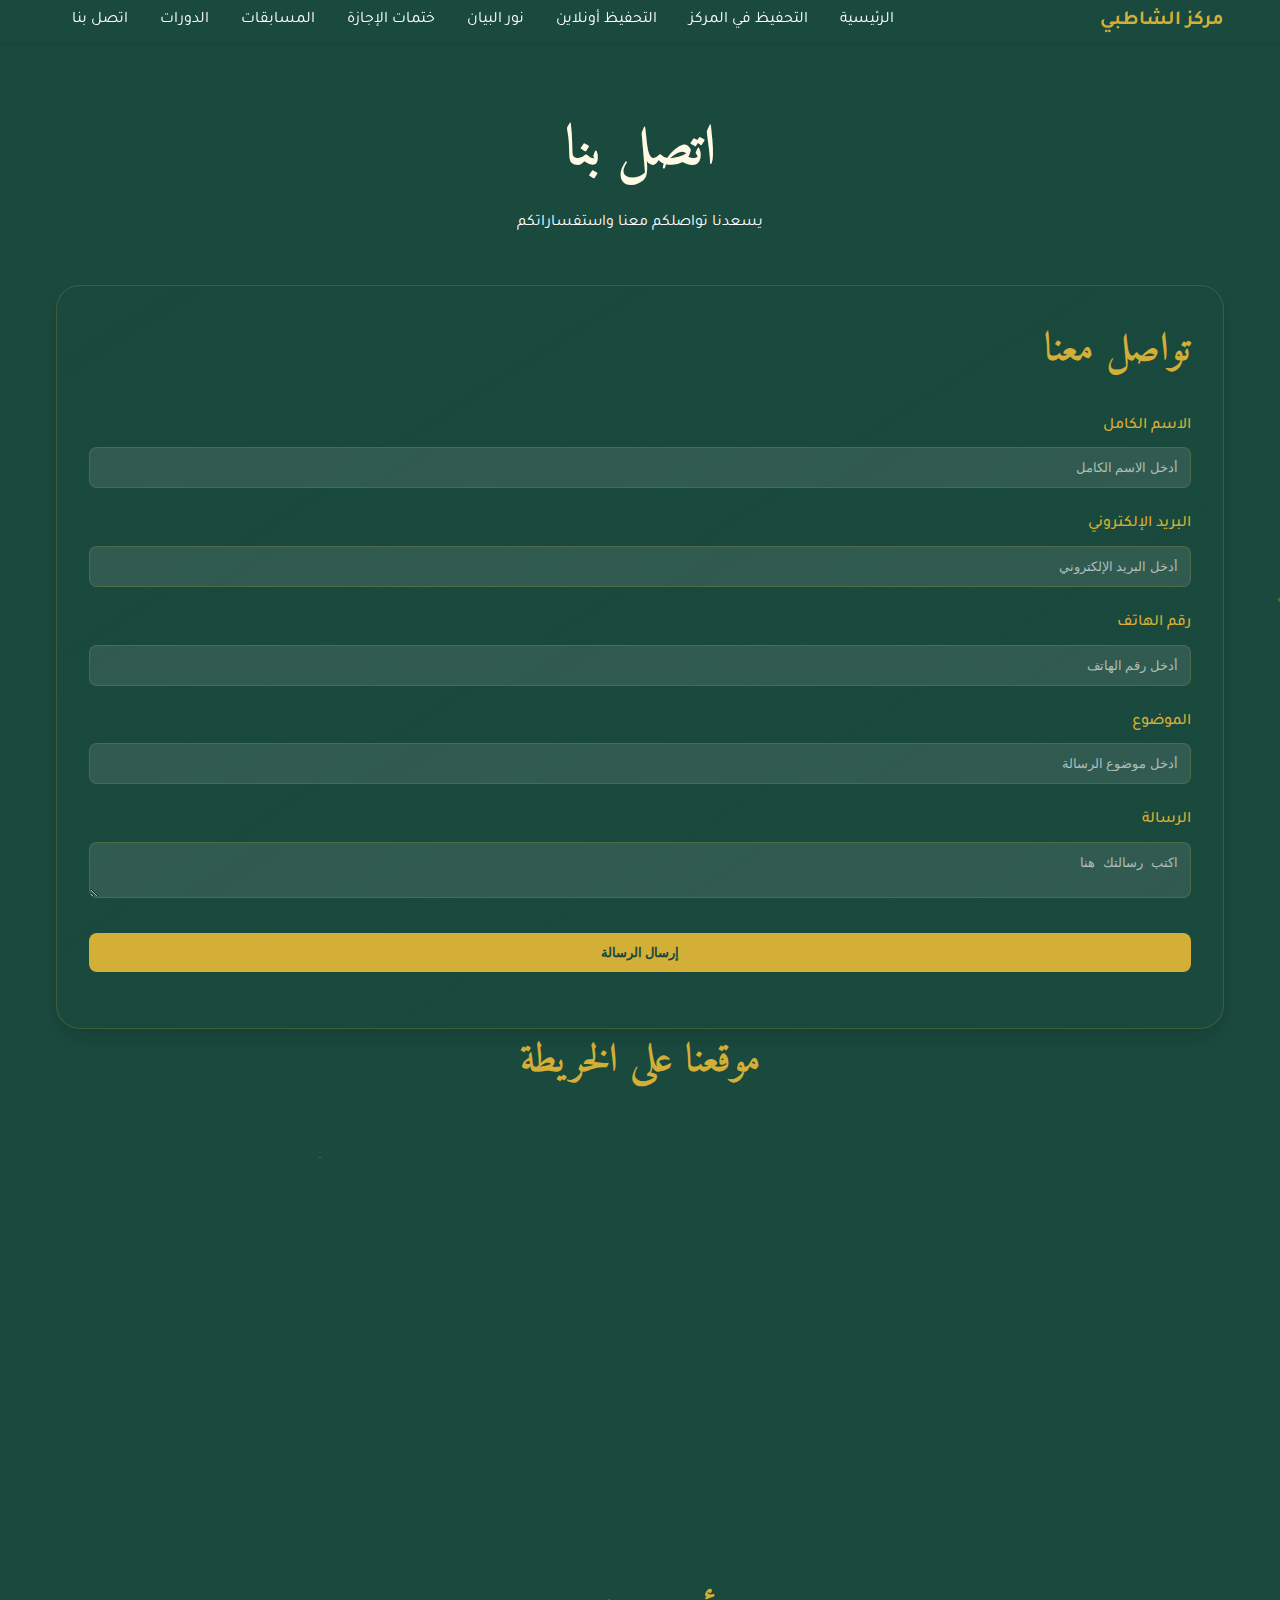
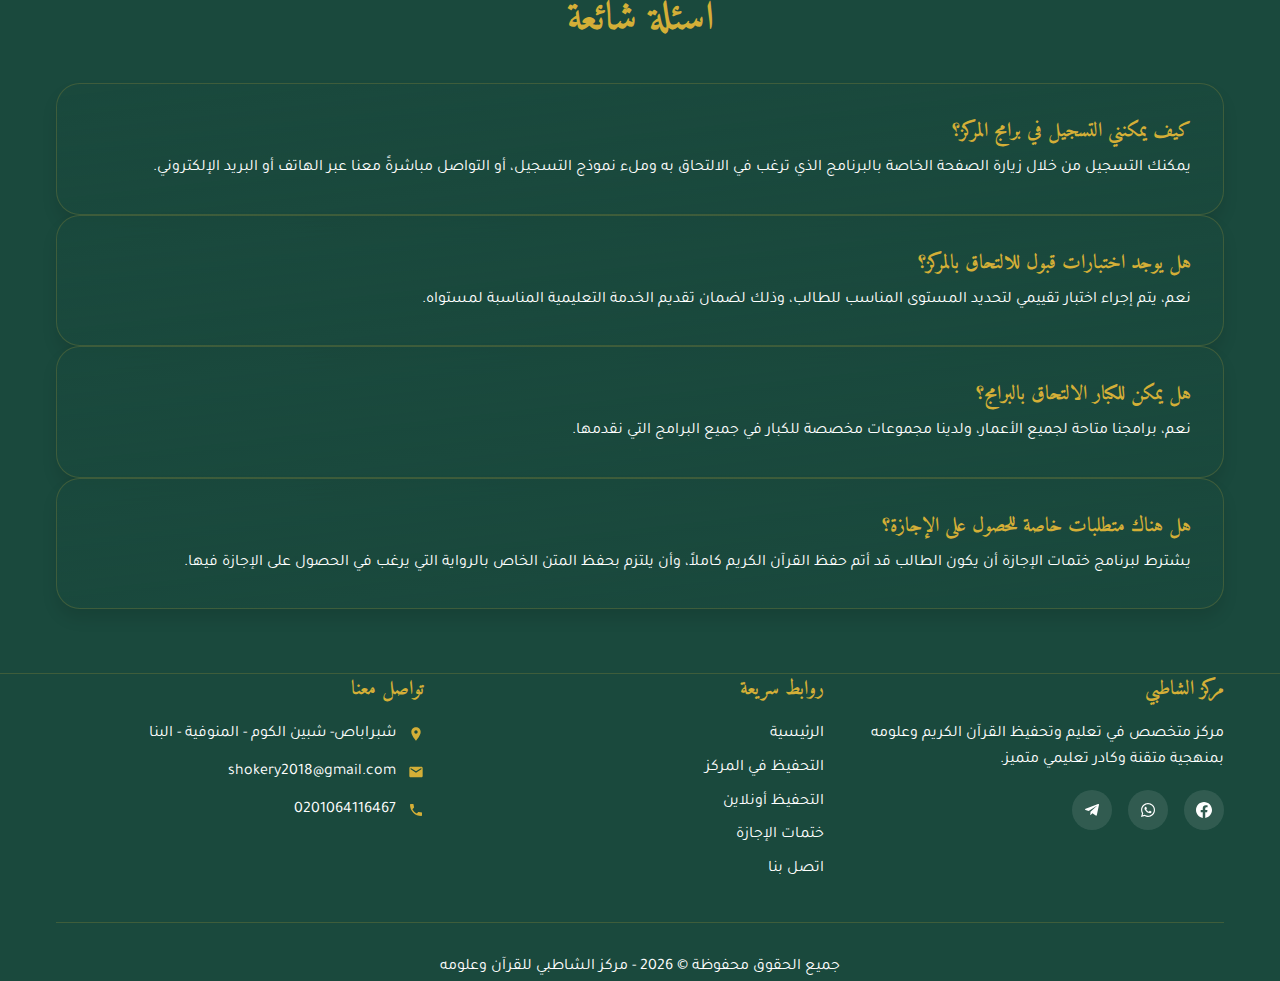
<file: contact.html>
<!DOCTYPE html>
<html lang="ar" dir="rtl">
<head>
  <meta charset="UTF-8">
  <meta name="viewport" content="width=device-width, initial-scale=1.0">
  <title>اتصل بنا - مركز الشاطبي للقرآن وعلومه</title>
  <meta name="description" content="تواصل مع مركز الشاطبي للقرآن وعلومه" />
  <meta name="author" content="مركز الشاطبي" />
  <link rel="preconnect" href="https://fonts.googleapis.com">
  <link rel="preconnect" href="https://fonts.gstatic.com" crossorigin>
  <link href="https://fonts.googleapis.com/css2?family=Amiri:ital,wght@0,400;0,700;1,400&family=Tajawal:wght@400;500;700&display=swap" rel="stylesheet">
  <link rel="stylesheet" href="css/style.css">
</head>
<body>
  <div id="app">
    <!-- بداية القائمة -->
    <nav id="navbar" class="bg-shatby-green py-4 px-6 shadow-md">
      <div class="container">
        <div class="navbar-content">
          <a href="index.html" class="logo">
            <div class="text-xl font-bold text-shatby-gold rounded-2xl">مركز الشاطبي</div>
          </a>
          
          <div class="nav-links">
            <a href="index.html" class="nav-link">الرئيسية</a>
            <a href="in-person.html" class="nav-link">التحفيظ في المركز</a>
            <a href="online.html" class="nav-link">التحفيظ أونلاين</a>
            <a href="noor-albayan.html" class="nav-link">نور البيان</a>
            <a href="ijazat.html" class="nav-link">ختمات الإجازة</a>
            <a href="competitions.html" class="nav-link">المسابقات </a>
            <a href="courses.html" class="nav-link">الدورات </a>  
          
            
            <a href="contact.html" class="nav-link">اتصل بنا</a>
          </div>
          
          <button class="mobile-menu-button">
            <svg xmlns="http://www.w3.org/2000/svg" width="24" height="24" viewBox="0 0 24 24" fill="none" stroke="currentColor" stroke-width="2" stroke-linecap="round" stroke-linejoin="round">
              <line x1="3" y1="12" x2="21" y2="12"></line>
              <line x1="3" y1="6" x2="21" y2="6"></line>
              <line x1="3" y1="18" x2="21" y2="18"></line>
            </svg>
          </button>
        </div>
      </div>
    </nav>

    <div class="mobile-menu">
      <a href="index.html" class="mobile-link">الرئيسية</a>
      <a href="in-person.html" class="mobile-link">التحفيظ في المركز</a>
      <a href="online.html" class="mobile-link">التحفيظ أونلاين</a>
      <a href="noor-albayan.html" class="mobile-link">نور البيان</a>
      <a href="ijazat.html" class="mobile-link">ختمات الإجازة</a>
      <a href="courses.html" class="mobile-link">الدورات</a>
      <a href="competitions.html" class="mobile-link">المسابقات</a>
      <a href="contact.html" class="mobile-link">اتصل بنا</a>
    </div>
    
    <!-- قسم اتصل بنا -->
    <section class="section relative">
      <div class="star-background"></div>
      <div class="container relative z-10">
        <h1 class="heading-primary text-center">اتصل بنا</h1>
        <p class="text-center text-lg mb-12">يسعدنا تواصلكم معنا واستفساراتكم</p>
        
        <div class="grid grid-cols-1 md-grid-cols-2 gap-12">
          <div class="card-highlight">
            <h2 class="heading-secondary mb-8">تواصل معنا</h2>
            
            <form class="space-y-6" data-form-type="contact">
              <div class="form-group">
                <label for="fullName">الاسم الكامل</label>
                <input 
                  type="text" 
                  id="fullName"
                  name="fullName"
                  class="form-input" 
                  placeholder="أدخل الاسم الكامل" 
                  required
                >
              </div>
              
              <div class="form-group">
                <label for="email">البريد الإلكتروني</label>
                <input 
                  type="email" 
                  id="email"
                  name="email"
                  class="form-input" 
                  placeholder="أدخل البريد الإلكتروني" 
                  required
                >
              </div>
              
              <div class="form-group">
                <label for="phone">رقم الهاتف</label>
                <input 
                  type="tel" 
                  id="phone"
                  name="phone"
                  class="form-input"
                  dir="rtl" 
                  placeholder="أدخل رقم الهاتف" 
                  required
                >
              </div>
              
              <div class="form-group">
                <label for="subject">الموضوع</label>
                <input 
                  type="text" 
                  id="subject"
                  name="subject"
                  class="form-input" 
                  placeholder="أدخل موضوع الرسالة" 
                  required
                >
              </div>
              
              <div class="form-group">
                <label for="message">الرسالة</label>
                <textarea 
                  id="message"
                  name="message"
                  class="form-textarea" 
                  placeholder="اكتب رسالتك هنا"
                  required
                ></textarea>
              </div>
              
              <div class="form-group">
                <button 
                  type="submit" 
                  class="button-primary w-full"
                >
                  إرسال الرسالة
                </button>
              </div>
            </form>
          </div>
          
        
    <script>
      const form = document.querySelector('form[data-form-type="contact"]');
      form.addEventListener('submit', e => {
        e.preventDefault();
        
        const formData = new FormData(form);
        const data = {
          fullName: formData.get('fullName'),
          email: formData.get('email'),
          phone: formData.get('phone'),
          subject: formData.get('subject'),
          message: formData.get('message')
        };

        // رابط تطبيق Google Apps Script
        const scriptURL = 'https://script.google.com/macros/s/AKfycbzz79MALn0DNecs3rKSgh5ICtCwODhFrWmNKkmpwTvL_YXsM9BGFPzYCEBuICs_rTX3Gw/exec';
        fetch(scriptURL, {
          method: 'POST',
          mode: 'no-cors',
          headers: {
            'Content-Type': 'application/json'
          },
          body: JSON.stringify(data)
        })
        .then(() => {
          alert('تم إرسال رسالتك بنجاح! سنتواصل معك قريباً');
          form.reset();
        })
        .catch(error => {
          console.error('Error:', error);
          alert('حدث خطأ في إرسال الرسالة. يرجى المحاولة مرة أخرى');
        });
      });
    </script>
    
        <!-- خريطة -->
        <div class="mt-16">
          <h2 class="heading-secondary text-center mb-8">موقعنا على الخريطة</h2>
          <div class="map-container">
            <iframe 
              src="https://www.google.com/maps/embed?pb=!1m18!1m12!1m3!1d221156.43098004493!2d30.848197241580324!3d30.614541730388363!2m3!1f0!2f0!3f0!3m2!1i1024!2i768!4f13.1!3m3!1m2!1s0x14f7de605ee9d8d9%3A0x56e20728078f1ad7!2z2LTYqNix2KfYqNin2LXYjCDYtNio2YrZhiDYp9mE2YPZiNmFINin2YTZhS3Zhdin2YHYuNipINin2YTZhdmG2YjZgdmK2KfYjCDZhdi12LE!5e0!3m2!1sar!2s!4v1681825286529!5m2!1sar!2s" 
              width="100%" 
              height="450" 
              style="border:0;" 
              allowfullscreen="" 
              loading="lazy" 
              referrerpolicy="no-referrer-when-downgrade">
            </iframe>
          </div>
        </div>
        
        <!-- أسئلة شائعة -->
        <div class="mt-16">
          <h2 class="heading-secondary text-center mb-8">أسئلة شائعة</h2>
          <div class="max-w-3xl mx-auto">
            <div class="space-y-6">
              <div class="card-highlight">
                <h3 class="text-xl font-bold text-shatby-gold mb-2">كيف يمكنني التسجيل في برامج المركز؟</h3>
                <p>يمكنك التسجيل من خلال زيارة الصفحة الخاصة بالبرنامج الذي ترغب في الالتحاق به وملء نموذج التسجيل، أو التواصل مباشرةً معنا عبر الهاتف أو البريد الإلكتروني.</p>
              </div>
              
              <div class="card-highlight">
                <h3 class="text-xl font-bold text-shatby-gold mb-2">هل يوجد اختبارات قبول للالتحاق بالمركز؟</h3>
                <p>نعم، يتم إجراء اختبار تقييمي لتحديد المستوى المناسب للطالب، وذلك لضمان تقديم الخدمة التعليمية المناسبة لمستواه.</p>
              </div>
              
              <div class="card-highlight">
                <h3 class="text-xl font-bold text-shatby-gold mb-2">هل يمكن للكبار الالتحاق بالبرامج؟</h3>
                <p>نعم، برامجنا متاحة لجميع الأعمار، ولدينا مجموعات مخصصة للكبار في جميع البرامج التي نقدمها.</p>
              </div>
              
              <div class="card-highlight">
                <h3 class="text-xl font-bold text-shatby-gold mb-2">هل هناك متطلبات خاصة للحصول على الإجازة؟</h3>
                <p>يشترط لبرنامج ختمات الإجازة أن يكون الطالب قد أتم حفظ القرآن الكريم كاملاً، وأن يلتزم بحفظ المتن الخاص بالرواية التي يرغب في الحصول على الإجازة فيها.</p>
              </div>
            </div>
          </div>
        </div>
      </div>
    </section>
    
    <!-- فوتر -->
    <footer class="bg-shatby-green border-t border-shatby-gold-20 py-12">
      <div class="container">
        <div class="footer-grid">
          <div class="footer-about">
            <h3 class="text-shatby-gold text-xl font-bold mb-4">مركز الشاطبي</h3>
            <p class="mb-4">مركز متخصص في تعليم وتحفيظ القرآن الكريم وعلومه بمنهجية متقنة وكادر تعليمي متميز.</p>
            <div class="footer-social">
              <a href="https://web.facebook.com/profile.php?id=61560268700866&locale=ar_AR" class="social-link">
                <svg class="social-icon" xmlns="http://www.w3.org/2000/svg" viewBox="0 0 24 24">
                  <path d="M24 12.073c0-6.627-5.373-12-12-12s-12 5.373-12 12c0 5.99 4.388 10.954 10.125 11.854v-8.385H7.078v-3.47h3.047V9.43c0-3.007 1.792-4.669 4.533-4.669 1.312 0 2.686.235 2.686.235v2.953H15.83c-1.491 0-1.956.925-1.956 1.874v2.25h3.328l-.532 3.47h-2.796v8.385C19.612 23.027 24 18.062 24 12.073z" />
                </svg>
             
              <a href="https://chat.whatsapp.com/Jx1JAXA49epIho6M65nWfb" class="social-link">
                <svg class="social-icon" xmlns="http://www.w3.org/2000/svg" viewBox="0 0 448 512">
                  <path d="M380.9 97.1C339 55.1 283.2 32 223.9 32c-122.4 0-222 99.6-222 222 0 39.1 10.2 77.3 29.6 111L0 480l117.7-30.9c32.4 17.7 68.9 27 106.1 27h.1c122.3 0 224.1-99.6 224.1-222 0-59.3-25.2-115-67.1-157zm-157 341.6c-33.2 0-65.7-8.9-94-25.7l-6.7-4-69.8 18.3L72 359.2l-4.4-7c-18.5-29.4-28.2-63.3-28.2-98.2 0-101.7 82.8-184.5 184.6-184.5 49.3 0 95.6 19.2 130.4 54.1 34.8 34.9 56.2 81.2 56.1 130.5 0 101.8-84.9 184.6-186.6 184.6zm101.2-138.2c-5.5-2.8-32.8-16.2-37.9-18-5.1-1.9-8.8-2.8-12.5 2.8-3.7 5.6-14.3 18-17.6 21.8-3.2 3.7-6.5 4.2-12 1.4-32.6-16.3-54-29.1-75.5-66-5.7-9.8 5.7-9.1 16.3-30.3 1.8-3.7.9-6.9-.5-9.7-1.4-2.8-12.5-30.1-17.1-41.2-4.5-10.8-9.1-9.3-12.5-9.5-3.2-.2-6.9-.2-10.6-.2-3.7 0-9.7 1.4-14.8 6.9-5.1 5.6-19.4 19-19.4 46.3 0 27.3 19.9 53.7 22.6 57.4 2.8 3.7 39.1 59.7 94.8 83.8 35.2 15.2 49 16.5 66.6 13.9 10.7-1.6 32.8-13.4 37.4-26.4 4.6-13 4.6-24.1 3.2-26.4-1.3-2.5-5-3.9-10.5-6.6z" />
                </svg>
              </a>
              <a href="https://t.me/elshtpy" class="social-link">
                <svg class="social-icon" xmlns="http://www.w3.org/2000/svg" viewBox="0 0 448 512">
                  <path d="M446.7 98.6l-67.6 318.8c-5.1 22.5-18.4 28.1-37.3 17.5l-103-75.9-49.7 47.8c-5.5 5.5-10.1 10.1-20.7 10.1l7.4-104.9 190.9-172.5c8.3-7.4-1.8-11.5-12.9-4.1L117.8 284 16.2 252.2c-22.1-6.9-22.5-22.1 4.6-32.7L418.2 66.4c18.4-6.9 34.5 4.1 28.5 32.2z" />
                </svg>
              </a>
            </div>
          </div>
          <div class="footer-links">
            <h3 class="text-shatby-gold text-xl font-bold mb-4">روابط سريعة</h3>
            <ul class="footer-nav">
              <li>
                <a href="index.html" class="footer-link">الرئيسية</a>
              </li>
              <li>
                <a href="in-person.html" class="footer-link">التحفيظ في المركز</a>
              </li>
              <li>
                <a href="online.html" class="footer-link">التحفيظ أونلاين</a>
              </li>
              
               <li>
                <a href="ijazat.html" class="footer-link">ختمات الإجازة</a>
              </li>
              <li>
                <a href="contact.html" class="footer-link">اتصل بنا</a>
              </li>
            </ul>
          </div>
          <div class="footer-contact">
            <h3 class="text-shatby-gold text-xl font-bold mb-4">تواصل معنا</h3>
            <div class="contact-info">
              <div class="contact-item">
                <svg class="contact-icon" viewBox="0 0 24 24" fill="currentColor">
                  <path d="M12 2C8.13 2 5 5.13 5 9c0 5.25 7 13 7 13s7-7.75 7-13c0-3.87-3.13-7-7-7zm0 9.5c-1.38 0-2.5-1.12-2.5-2.5s1.12-2.5 2.5-2.5 2.5 1.12 2.5 2.5-1.12 2.5-2.5 2.5z" />
                </svg>
                <p>شبراباص- شبين الكوم - المنوفية - البنا</p>
              </div>
              <div class="contact-item">
                <svg class="contact-icon" viewBox="0 0 24 24" fill="currentColor">
                  <path d="M20 4H4c-1.1 0-1.99.9-1.99 2L2 18c0 1.1.9 2 2 2h16c1.1 0 2-.9 2-2V6c0-1.1-.9-2-2-2zm0 4l-8 5-8-5V6l8 5 8-5v2z" />
                </svg>
                <p>shokery2018@gmail.com</p>
              </div>
              <div class="contact-item">
                <svg class="contact-icon" viewBox="0 0 24 24" fill="currentColor">
                  <path d="M6.62 10.79c1.44 2.83 3.76 5.14 6.59 6.59l2.2-2.2c.27-.27.67-.36 1.02-.24 1.12.37 2.33.57 3.57.57.55 0 1 .45 1 1V20c0 .55-.45 1-1 1-9.39 0-17-7.61-17-17 0-.55.45-1 1-1h3.5c.55 0 1 .45 1 1 0 1.25.2 2.45.57 3.57.11.35.03.74-.25 1.02l-2.2 2.2z" />
                </svg>
                <p dir="ltr">0201064116467</p>
              </div>
            </div>
          </div>
        </div>
        <div class="border-t border-shatby-gold-20 mt-8 pt-8 text-center">
          <p>جميع الحقوق محفوظة © <span id="current-year"></span> - مركز الشاطبي للقرآن وعلومه</p>
        </div>
      </div>
    </footer>
  </div>

  <!-- نوافذ منبثقة للإشعارات -->
  <div id="toast-container" class="toast-container"></div>

  <!-- جافاسكريبت -->
  <script src="js/script.js"></script>
</body>
</html>
</file>
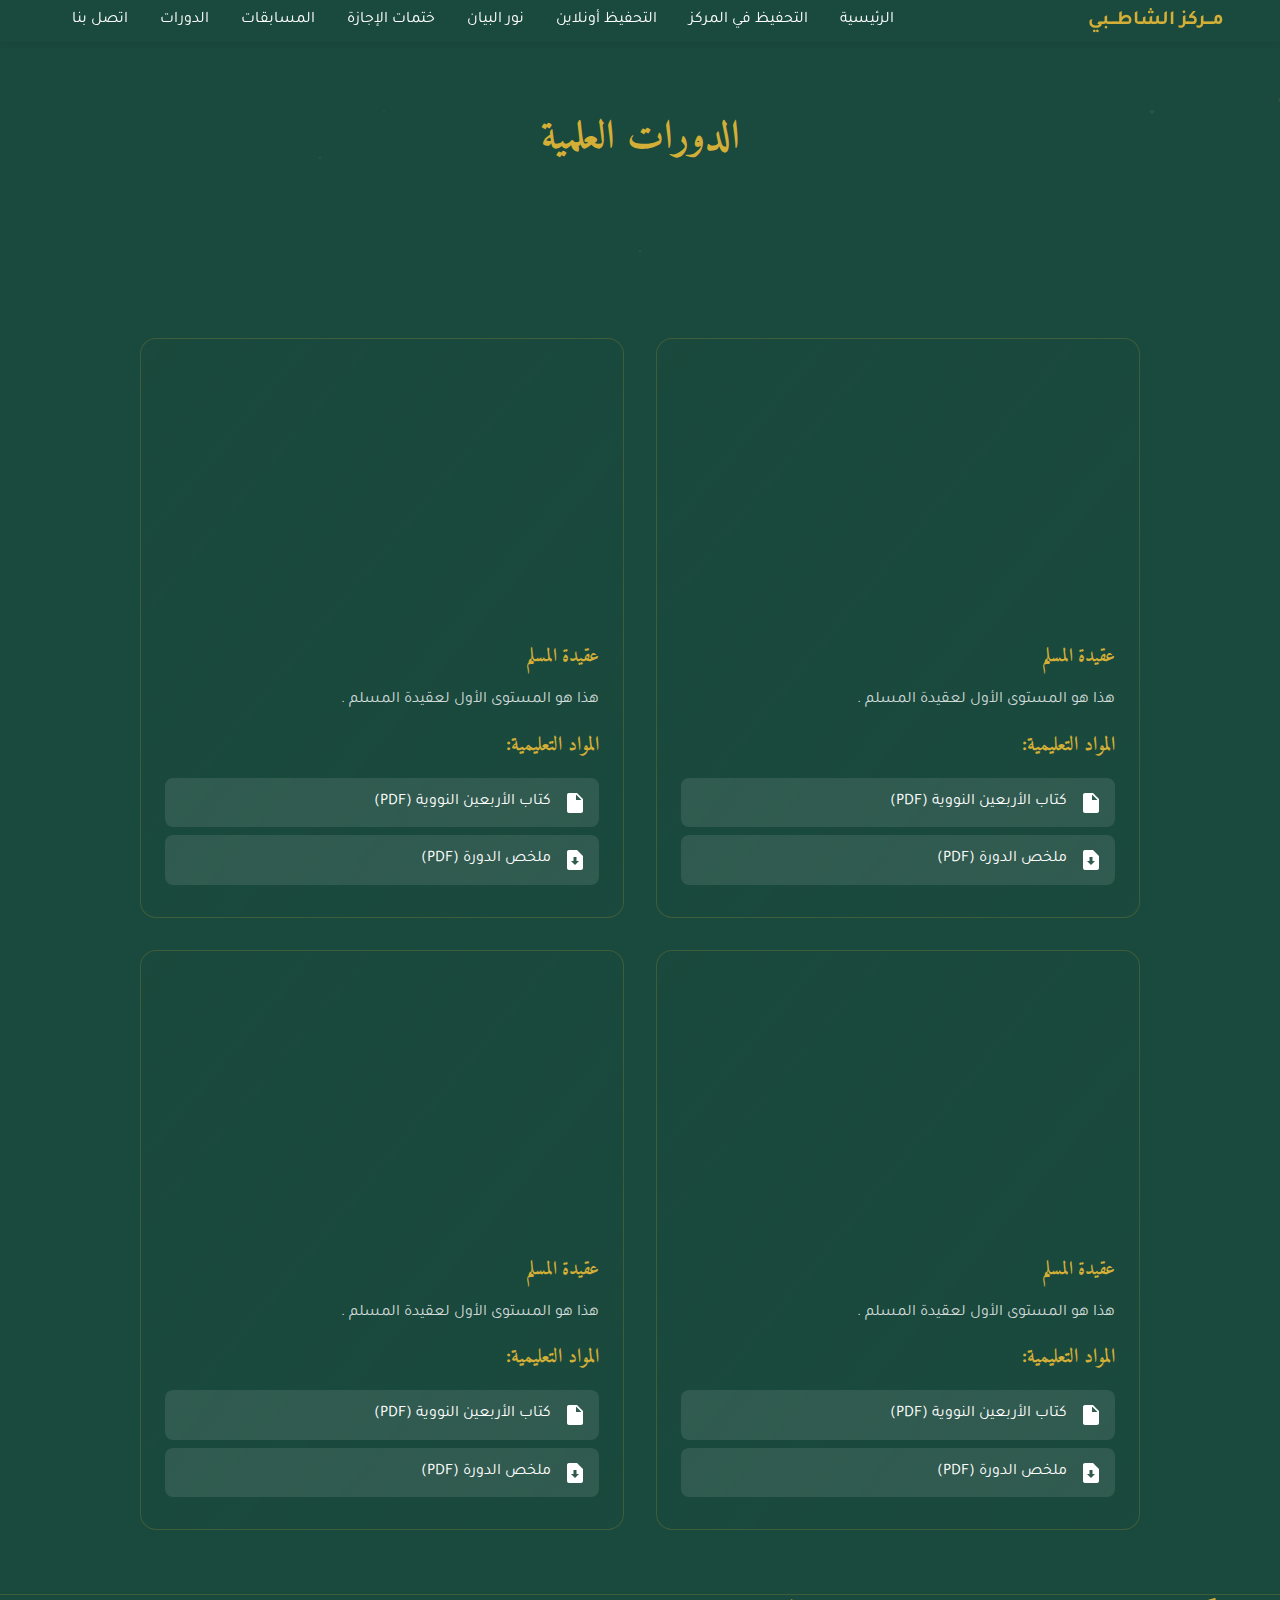
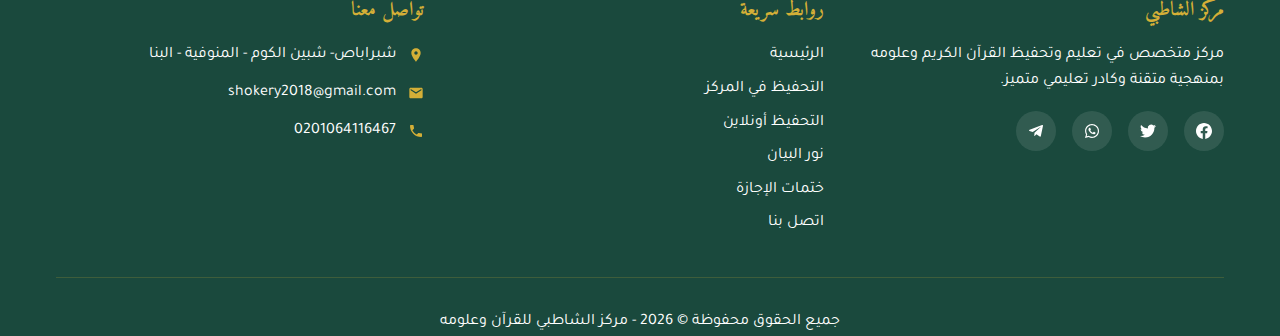
<file: courses.html>
<!DOCTYPE html>
<html lang="ar" dir="rtl">
<head>
  <meta charset="UTF-8">
  <meta name="viewport" content="width=device-width, initial-scale=1.0">
  <title>الدورات العلمية - مركز الشاطبي</title>
  <meta name="description" content="الدورات العلمية في مركز الشاطبي للقرآن وعلومه" />
  <link rel="preconnect" href="https://fonts.googleapis.com">
  <link rel="preconnect" href="https://fonts.gstatic.com" crossorigin>
  <link href="https://fonts.googleapis.com/css2?family=Amiri:ital,wght@0,400;0,700;1,400&family=Tajawal:wght@400;500;700&display=swap" rel="stylesheet">
  <link rel="stylesheet" href="css/style.css">
</head>
<body>
  <div id="app">
    <!-- بية القائمة -->
    <nav id="navbar" class="bg-shatby-green/80 backdrop-blur-md py-4 px-6 shadow-lg shadow-black/20">
        <div class="container">
          <div class="navbar-content">
            <a href="index.html" class="logo">
              <div class="text-xl font-bold text-shatby-gold rounded-2xl">مـــركز الشاطـــبي</div>
            </a>
            
            <div class="nav-links">
              <a href="index.html" class="nav-link">الرئيسية</a>
              <a href="in-person.html" class="nav-link">التحفيظ في المركز</a>
              <a href="online.html" class="nav-link">التحفيظ أونلاين</a>
              <a href="noor-albayan.html" class="nav-link">نور البيان</a>
              <a href="ijazat.html" class="nav-link">ختمات الإجازة</a>  
              <a href="competitions.html" class="nav-link">المسابقات</a>
              <a href="courses.html" class="nav-link">الدورات </a>
              <a href="contact.html" class="nav-link">اتصل بنا</a>
            </div>
            
            <button class="mobile-menu-button">
              <svg xmlns="http://www.w3.org/2000/svg" width="24" height="24" viewBox="0 0 24 24" fill="none" stroke="currentColor" stroke-width="2" stroke-linecap="round" stroke-linejoin="round">
                <line x1="3" y1="12" x2="21" y2="12"></line>
                <line x1="3" y1="6" x2="21" y2="6"></line>
                <line x1="3" y1="18" x2="21" y2="18"></line>
              </svg>
            </button>
          </div>
        </div>
      </nav>
  
      <div class="mobile-menu">
        <a href="index.html" class="mobile-link">الرئيسية</a>
        <a href="in-person.html" class="mobile-link">التحفيظ في المركز</a>
        <a href="online.html" class="mobile-link">التحفيظ أونلاين</a>
        <a href="noor-albayan.html" class="mobile-link">نور البيان</a>
        <a href="ijazat.html" class="mobile-link">ختمات الإجازة</a>
        <a href="competitions.html" class="mobile-link">المسابقات</a>
        <a href="courses.html" class="mobile-link">الدورات</a>
        <a href="contact.html" class="mobile-link">اتصل بنا</a>
      
      </div>
      

    <!-- قسم العنوان -->
    <section class="section relative">
      <div class="star-background opacity-30"></div>
      <div class="container relative z-10">
        <h1 class="heading-secondary text-center mb-10 text-6xl">الدورات العلمية</h1>
      </div>
    </section>

    <!-- قسم الدورات المتاحة -->
    <section class="section relative">
      <div class="container relative z-10">
        <div class="courses-grid">
          
          <!-- دورة السنة -->
          <div class="course-card">
            <div class="course-video">
              <iframe class="rounded-xl w-full aspect-video" 
                      src="https://www.youtube.com/embed/JVToAoPNTVs?list=PLUkPq61Jnakku3DJD4on5dv6eEPo4j0nu"
                      frameborder="0" 
                      allow="accelerometer; autoplay; clipboard-write; encrypted-media; gyroscope; picture-in-picture" 
                      allowfullscreen>
              </iframe>
            </div>
            <div class="course-content">
              <h3 class="text-2xl font-bold mb-4 text-shatby-gold">عقيدة المسلم</h3>
              <p class="mb-4 text-white-80">هذا هو المستوى الأول لعقيدة المسلم .</p>
              <div class="course-materials">
                <h4 class="text-xl font-bold mb-2 text-shatby-gold">المواد التعليمية:</h4>
                <ul class="materials-list">
                  <li>
                    <a href="#" class="material-link">
                      <svg class="material-icon" viewBox="0 0 24 24" fill="currentColor">
                        <path d="M6 2C4.9 2 4 2.9 4 4V20C4 21.1 4.9 22 6 22H18C19.1 22 20 21.1 20 20V8L14 2H6ZM13 9V3.5L18.5 9H13Z"/>
                      </svg>
                      <span>كتاب الأربعين النووية (PDF)</span>
                    </a>
                  </li>
                  <li>
                    <a href="#" class="material-link">
                      <svg class="material-icon" viewBox="0 0 24 24" fill="currentColor">
                        <path d="M14 2H6C4.9 2 4 2.9 4 4V20C4 21.1 4.9 22 6 22H18C19.1 22 20 21.1 20 20V8L14 2ZM12 17L8 13H10.5V9H13.5V13H16L12 17Z"/>
                      </svg>
                      <span>ملخص الدورة (PDF)</span>
                    </a>
                  </li>
                </ul>
              </div>
            </div>
          </div>

          <!-- دورة الفقه -->
          <div class="course-card">
            <div class="course-video">
              <iframe class="rounded-xl w-full aspect-video" 
                      src="https://www.youtube.com/embed/JVToAoPNTVs?list=PLUkPq61Jnakku3DJD4on5dv6eEPo4j0nu"
                      frameborder="0" 
                      allow="accelerometer; autoplay; clipboard-write; encrypted-media; gyroscope; picture-in-picture" 
                      allowfullscreen>
              </iframe>
            </div>
            <div class="course-content">
              <h3 class="text-2xl font-bold mb-4 text-shatby-gold">عقيدة المسلم</h3>
              <p class="mb-4 text-white-80">هذا هو المستوى الأول لعقيدة المسلم .</p>
              <div class="course-materials">
                <h4 class="text-xl font-bold mb-2 text-shatby-gold">المواد التعليمية:</h4>
                <ul class="materials-list">
                  <li>
                    <a href="#" class="material-link">
                      <svg class="material-icon" viewBox="0 0 24 24" fill="currentColor">
                        <path d="M6 2C4.9 2 4 2.9 4 4V20C4 21.1 4.9 22 6 22H18C19.1 22 20 21.1 20 20V8L14 2H6ZM13 9V3.5L18.5 9H13Z"/>
                      </svg>
                      <span>كتاب الأربعين النووية (PDF)</span>
                    </a>
                  </li>
                  <li>
                    <a href="#" class="material-link">
                      <svg class="material-icon" viewBox="0 0 24 24" fill="currentColor">
                        <path d="M14 2H6C4.9 2 4 2.9 4 4V20C4 21.1 4.9 22 6 22H18C19.1 22 20 21.1 20 20V8L14 2ZM12 17L8 13H10.5V9H13.5V13H16L12 17Z"/>
                      </svg>
                      <span>ملخص الدورة (PDF)</span>
                    </a>
                  </li>
                </ul>
              </div>
            </div>
          </div>

          <!-- دورة المنطق -->
          <div class="course-card">
            <div class="course-video">
              <iframe class="rounded-xl w-full aspect-video" 
                      src="https://www.youtube.com/embed/JVToAoPNTVs?list=PLUkPq61Jnakku3DJD4on5dv6eEPo4j0nu"
                      frameborder="0" 
                      allow="accelerometer; autoplay; clipboard-write; encrypted-media; gyroscope; picture-in-picture" 
                      allowfullscreen>
              </iframe>
            </div>
            <div class="course-content">
              <h3 class="text-2xl font-bold mb-4 text-shatby-gold">عقيدة المسلم</h3>
              <p class="mb-4 text-white-80">هذا هو المستوى الأول لعقيدة المسلم .</p>
              <div class="course-materials">
                <h4 class="text-xl font-bold mb-2 text-shatby-gold">المواد التعليمية:</h4>
                <ul class="materials-list">
                  <li>
                    <a href="#" class="material-link">
                      <svg class="material-icon" viewBox="0 0 24 24" fill="currentColor">
                        <path d="M6 2C4.9 2 4 2.9 4 4V20C4 21.1 4.9 22 6 22H18C19.1 22 20 21.1 20 20V8L14 2H6ZM13 9V3.5L18.5 9H13Z"/>
                      </svg>
                      <span>كتاب الأربعين النووية (PDF)</span>
                    </a>
                  </li>
                  <li>
                    <a href="#" class="material-link">
                      <svg class="material-icon" viewBox="0 0 24 24" fill="currentColor">
                        <path d="M14 2H6C4.9 2 4 2.9 4 4V20C4 21.1 4.9 22 6 22H18C19.1 22 20 21.1 20 20V8L14 2ZM12 17L8 13H10.5V9H13.5V13H16L12 17Z"/>
                      </svg>
                      <span>ملخص الدورة (PDF)</span>
                    </a>
                  </li>
                </ul>
              </div>
            </div>
          </div>
          <!-- دورة النحو -->
          <div class="course-card">
            <div class="course-video">
              <iframe class="rounded-xl w-full aspect-video" 
                      src="https://www.youtube.com/embed/JVToAoPNTVs?list=PLUkPq61Jnakku3DJD4on5dv6eEPo4j0nu"
                      frameborder="0" 
                      allow="accelerometer; autoplay; clipboard-write; encrypted-media; gyroscope; picture-in-picture" 
                      allowfullscreen>
              </iframe>
            </div>
            <div class="course-content">
              <h3 class="text-2xl font-bold mb-4 text-shatby-gold">عقيدة المسلم</h3>
              <p class="mb-4 text-white-80">هذا هو المستوى الأول لعقيدة المسلم .</p>
              <div class="course-materials">
                <h4 class="text-xl font-bold mb-2 text-shatby-gold">المواد التعليمية:</h4>
                <ul class="materials-list">
                  <li>
                    <a href="#" class="material-link">
                      <svg class="material-icon" viewBox="0 0 24 24" fill="currentColor">
                        <path d="M6 2C4.9 2 4 2.9 4 4V20C4 21.1 4.9 22 6 22H18C19.1 22 20 21.1 20 20V8L14 2H6ZM13 9V3.5L18.5 9H13Z"/>
                      </svg>
                      <span>كتاب الأربعين النووية (PDF)</span>
                    </a>
                  </li>
                  <li>
                    <a href="#" class="material-link">
                      <svg class="material-icon" viewBox="0 0 24 24" fill="currentColor">
                        <path d="M14 2H6C4.9 2 4 2.9 4 4V20C4 21.1 4.9 22 6 22H18C19.1 22 20 21.1 20 20V8L14 2ZM12 17L8 13H10.5V9H13.5V13H16L12 17Z"/>
                      </svg>
                      <span>ملخص الدورة (PDF)</span>
                    </a>
                  </li>
                </ul>
              </div>
            </div>
          </div>



          <!-- يمكن إضافة المزيد من الدورات بنفس النمط -->
        </div>
      </div>
    </section>

    
    <!-- فوتر -->
    <footer class="bg-shatby-green border-t border-shatby-gold-20 py-12">
        <div class="container">
          <div class="footer-grid">
            <div class="footer-about">
              <h3 class="text-shatby-gold text-xl font-bold mb-4">مركز الشاطبي</h3>
              <p class="mb-4">مركز متخصص في تعليم وتحفيظ القرآن الكريم وعلومه بمنهجية متقنة وكادر تعليمي متميز.</p>
              <div class="footer-social">
                <a href="#" class="social-link">
                  <svg class="social-icon" xmlns="http://www.w3.org/2000/svg" viewBox="0 0 24 24">
                    <path d="M24 12.073c0-6.627-5.373-12-12-12s-12 5.373-12 12c0 5.99 4.388 10.954 10.125 11.854v-8.385H7.078v-3.47h3.047V9.43c0-3.007 1.792-4.669 4.533-4.669 1.312 0 2.686.235 2.686.235v2.953H15.83c-1.491 0-1.956.925-1.956 1.874v2.25h3.328l-.532 3.47h-2.796v8.385C19.612 23.027 24 18.062 24 12.073z" />
                  </svg>
                </a>
                <a href="#" class="social-link">
                  <svg class="social-icon" xmlns="http://www.w3.org/2000/svg" viewBox="0 0 24 24">
                    <path d="M23.953 4.57a10 10 0 01-2.825.775 4.958 4.958 0 002.163-2.723 10.054 10.054 0 01-3.127 1.184 4.92 4.92 0 00-8.384 4.482C7.69 8.095 4.067 6.13 1.64 3.162a4.822 4.822 0 00-.666 2.475c0 1.71.87 3.213 2.188 4.096a4.904 4.904 0 01-2.228-.616v.06a4.923 4.923 0 003.946 4.827 4.996 4.996 0 01-2.212.085 4.936 4.936 0 004.604 3.417 9.867 9.867 0 01-6.102 2.105c-.39 0-.779-.023-1.17-.067a13.995 13.995 0 007.557 2.209c9.053 0 13.998-7.496 13.998-13.985 0-.21 0-.42-.015-.63A9.935 9.935 0 0024 4.59z" />
                  </svg>
                </a>
                <a href="#" class="social-link">
                  <svg class="social-icon" xmlns="http://www.w3.org/2000/svg" viewBox="0 0 448 512">
                    <path d="M380.9 97.1C339 55.1 283.2 32 223.9 32c-122.4 0-222 99.6-222 222 0 39.1 10.2 77.3 29.6 111L0 480l117.7-30.9c32.4 17.7 68.9 27 106.1 27h.1c122.3 0 224.1-99.6 224.1-222 0-59.3-25.2-115-67.1-157zm-157 341.6c-33.2 0-65.7-8.9-94-25.7l-6.7-4-69.8 18.3L72 359.2l-4.4-7c-18.5-29.4-28.2-63.3-28.2-98.2 0-101.7 82.8-184.5 184.6-184.5 49.3 0 95.6 19.2 130.4 54.1 34.8 34.9 56.2 81.2 56.1 130.5 0 101.8-84.9 184.6-186.6 184.6zm101.2-138.2c-5.5-2.8-32.8-16.2-37.9-18-5.1-1.9-8.8-2.8-12.5 2.8-3.7 5.6-14.3 18-17.6 21.8-3.2 3.7-6.5 4.2-12 1.4-32.6-16.3-54-29.1-75.5-66-5.7-9.8 5.7-9.1 16.3-30.3 1.8-3.7.9-6.9-.5-9.7-1.4-2.8-12.5-30.1-17.1-41.2-4.5-10.8-9.1-9.3-12.5-9.5-3.2-.2-6.9-.2-10.6-.2-3.7 0-9.7 1.4-14.8 6.9-5.1 5.6-19.4 19-19.4 46.3 0 27.3 19.9 53.7 22.6 57.4 2.8 3.7 39.1 59.7 94.8 83.8 35.2 15.2 49 16.5 66.6 13.9 10.7-1.6 32.8-13.4 37.4-26.4 4.6-13 4.6-24.1 3.2-26.4-1.3-2.5-5-3.9-10.5-6.6z" />
                  </svg>
                </a>
                <a href="#" class="social-link">
                  <svg class="social-icon" xmlns="http://www.w3.org/2000/svg" viewBox="0 0 448 512">
                    <path d="M446.7 98.6l-67.6 318.8c-5.1 22.5-18.4 28.1-37.3 17.5l-103-75.9-49.7 47.8c-5.5 5.5-10.1 10.1-20.7 10.1l7.4-104.9 190.9-172.5c8.3-7.4-1.8-11.5-12.9-4.1L117.8 284 16.2 252.2c-22.1-6.9-22.5-22.1 4.6-32.7L418.2 66.4c18.4-6.9 34.5 4.1 28.5 32.2z" />
                  </svg>
                </a>
              </div>
            </div>
            <div class="footer-links">
              <h3 class="text-shatby-gold text-xl font-bold mb-4">روابط سريعة</h3>
              <ul class="footer-nav">
                <li>
                  <a href="index.html" class="footer-link">الرئيسية</a>
                </li>
                <li>
                  <a href="in-person.html" class="footer-link">التحفيظ في المركز</a>
                </li>
                <li>
                  <a href="online.html" class="footer-link">التحفيظ أونلاين</a>
                </li>
                <li>
                  <a href="noor-albayan.html" class="footer-link">نور البيان</a>
                </li>
                <li>
                  <a href="ijazat.html" class="footer-link">ختمات الإجازة</a>
                </li>
                <li>
                  <a href="contact.html" class="footer-link">اتصل بنا</a>
                </li>
              </ul>
            </div>
            <div class="footer-contact">
              <h3 class="text-shatby-gold text-xl font-bold mb-4">تواصل معنا</h3>
              <div class="contact-info">
                <div class="contact-item">
                  <svg class="contact-icon" viewBox="0 0 24 24" fill="currentColor">
                    <path d="M12 2C8.13 2 5 5.13 5 9c0 5.25 7 13 7 13s7-7.75 7-13c0-3.87-3.13-7-7-7zm0 9.5c-1.38 0-2.5-1.12-2.5-2.5s1.12-2.5 2.5-2.5 2.5 1.12 2.5 2.5-1.12 2.5-2.5 2.5z" />
                  </svg>
                  <p>شبراباص- شبين الكوم - المنوفية - البنا</p>
                </div>
                <div class="contact-item">
                  <svg class="contact-icon" viewBox="0 0 24 24" fill="currentColor">
                    <path d="M20 4H4c-1.1 0-1.99.9-1.99 2L2 18c0 1.1.9 2 2 2h16c1.1 0 2-.9 2-2V6c0-1.1-.9-2-2-2zm0 4l-8 5-8-5V6l8 5 8-5v2z" />
                  </svg>
                  <p>shokery2018@gmail.com</p>
                </div>
                <div class="contact-item">
                  <svg class="contact-icon" viewBox="0 0 24 24" fill="currentColor">
                    <path d="M6.62 10.79c1.44 2.83 3.76 5.14 6.59 6.59l2.2-2.2c.27-.27.67-.36 1.02-.24 1.12.37 2.33.57 3.57.57.55 0 1 .45 1 1V20c0 .55-.45 1-1 1-9.39 0-17-7.61-17-17 0-.55.45-1 1-1h3.5c.55 0 1 .45 1 1 0 1.25.2 2.45.57 3.57.11.35.03.74-.25 1.02l-2.2 2.2z" />
                  </svg>
                  <p dir="ltr">0201064116467</p>
                </div>
              </div>
            </div>
          </div>
          <div class="border-t border-shatby-gold-20 mt-8 pt-8 text-center">
            <p>جميع الحقوق محفوظة © <span id="current-year"></span> - مركز الشاطبي للقرآن وعلومه</p>
          </div>
        </div>
      </footer>
    </div>
  
    <!-- نوافذ منبثقة للإشعارات -->
    <div id="toast-container" class="toast-container"></div>
  
    <!-- جافاسكريبت -->
    <script src="js/script.js"></script>
  </body>
  </html>
</file>
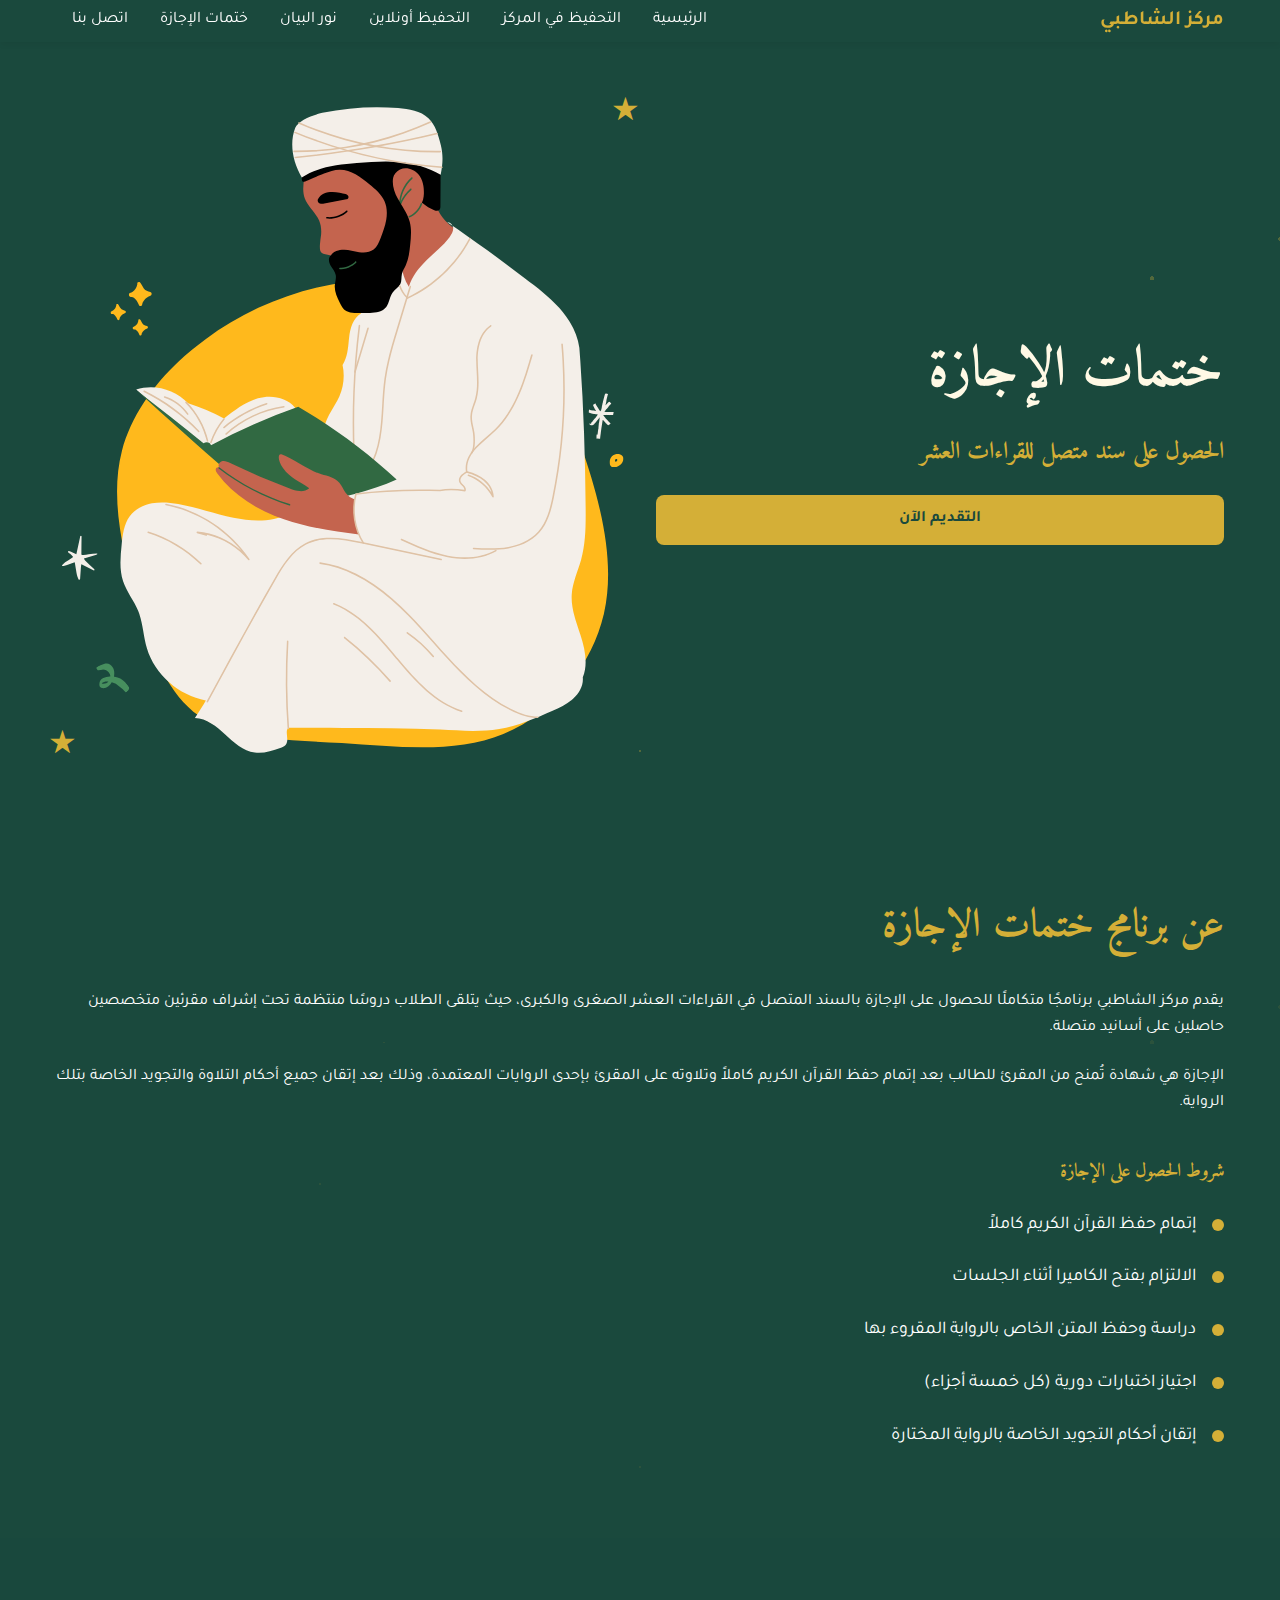
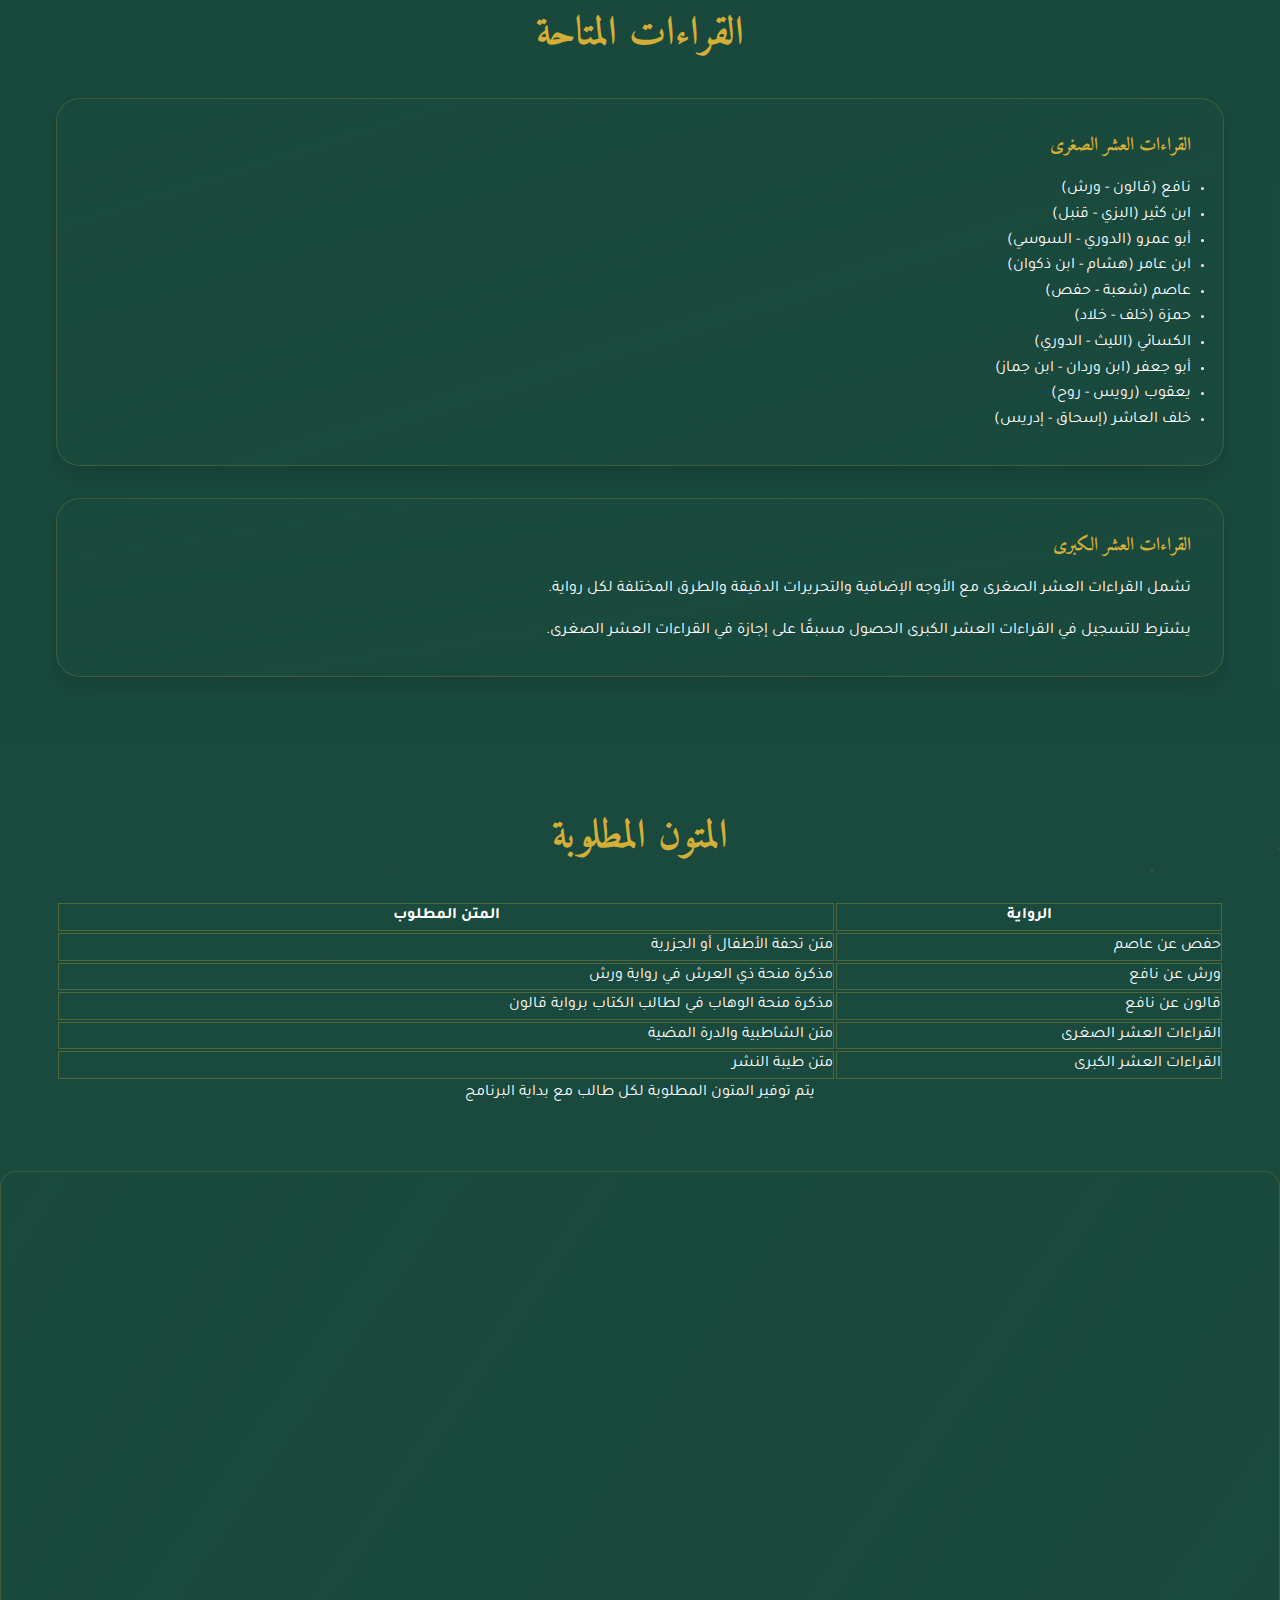
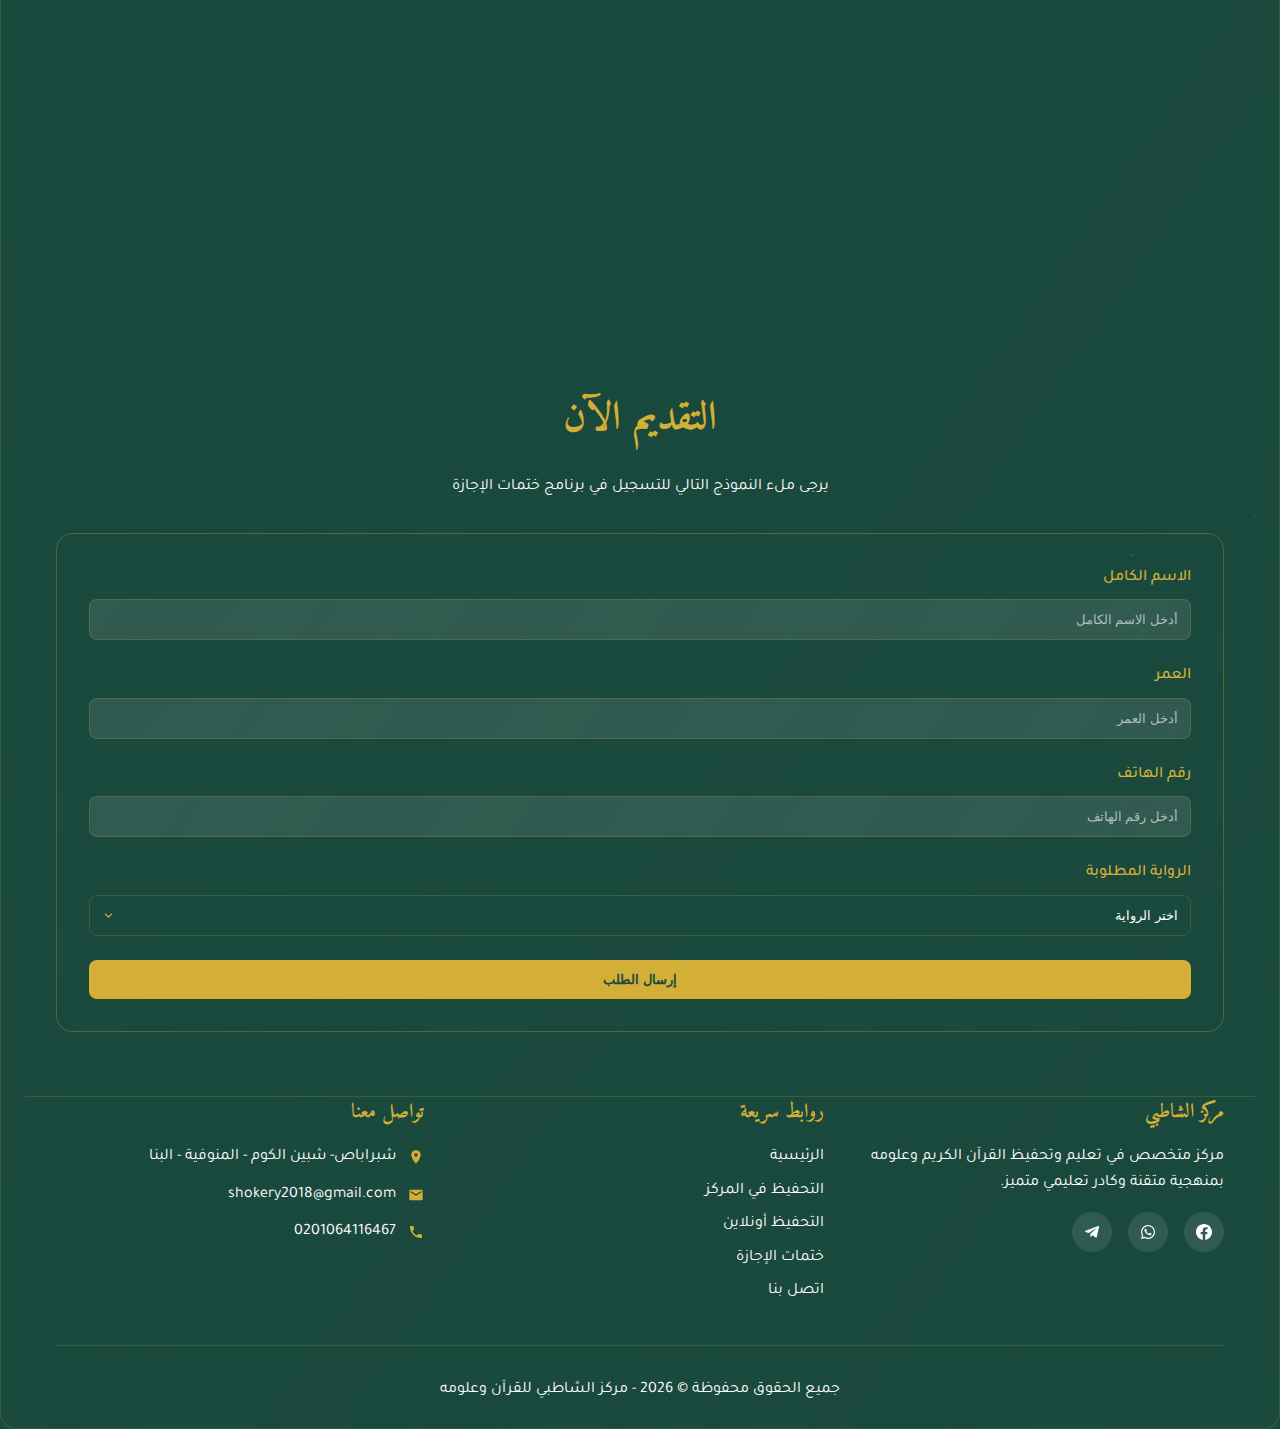
<file: ijazat.html>
<!DOCTYPE html>
<html lang="ar" dir="rtl">
<head>
  <meta charset="UTF-8">
  <meta name="viewport" content="width=device-width, initial-scale=1.0">
  <title>ختمات الإجازة - مركز الشاطبي للقرآن وعلومه</title>
  <meta name="description" content="ختمات الإجازة في مركز الشاطبي للقرآن وعلومه - الحصول على سند متصل" />
  <meta name="author" content="مركز الشاطبي" />
  <link rel="preconnect" href="https://fonts.googleapis.com">
  <link rel="preconnect" href="https://fonts.gstatic.com" crossorigin>
  <link href="https://fonts.googleapis.com/css2?family=Amiri:ital,wght@0,400;0,700;1,400&family=Tajawal:wght@400;500;700&display=swap" rel="stylesheet">
  <link rel="stylesheet" href="css/style.css">
</head>
<body>
  <div id="app">
    <!-- بداية القائمة -->
    <nav id="navbar" class="bg-shatby-green py-4 px-6 shadow-md">
      <div class="container">
        <div class="navbar-content">
          <a href="index.html" class="logo">
            <div class="text-xl font-bold text-shatby-gold rounded-2xl">مركز الشاطبي</div>
          </a>
          
          
          <div class="nav-links">
            <a href="index.html" class="nav-link">الرئيسية</a>
            <a href="in-person.html" class="nav-link">التحفيظ في المركز</a>
            <a href="online.html" class="nav-link">التحفيظ أونلاين</a>
            <a href="noor-albayan.html" class="nav-link">نور البيان</a>
            <a href="ijazat.html" class="nav-link">ختمات الإجازة</a>  
            <a href="contact.html" class="nav-link">اتصل بنا</a>
          </div>
          
          <button class="mobile-menu-button">
            <svg xmlns="http://www.w3.org/2000/svg" width="24" height="24" viewBox="0 0 24 24" fill="none" stroke="currentColor" stroke-width="2" stroke-linecap="round" stroke-linejoin="round">
              <line x1="3" y1="12" x2="21" y2="12"></line>
              <line x1="3" y1="6" x2="21" y2="6"></line>
              <line x1="3" y1="18" x2="21" y2="18"></line>
            </svg>
          </button>
        </div>
      </div>
    </nav>

    <div class="mobile-menu">
      <a href="index.html" class="mobile-link">الرئيسية</a>
      <a href="in-person.html" class="mobile-link">التحفيظ في المركز</a>
      <a href="online.html" class="mobile-link">التحفيظ أونلاين</a>
      <a href="noor-albayan.html" class="mobile-link">نور البيان</a>
      <a href="ijazat.html" class="mobile-link">ختمات الإجازة</a>
      <a href="contact.html" class="mobile-link">اتصل بنا</a>
        </div>
    
    <!-- قسم Hero -->
    <div id="hero" class="relative overflow-hidden py-16 md-py-24">
      <div class="star-background"></div>
      
      <div class="container relative z-10">
        <div class="hero-content">
          <div class="hero-text">
            <h1 class="heading-primary font-tajawal font-bold text-shatby-cream">ختمات الإجازة</h1>
            <h2 class="text-2xl mb-6 text-shatby-gold">الحصول على سند متصل للقراءات العشر</h2>
            <a href="#apply-form" class="button-primary">التقديم الآن</a>
          </div>
          
          <div class="hero-image">
            <div class="relative animate-float">
              <img src="images/شيخ.png" alt="ختمات الإجازة" class="mx-auto max-w-full rounded-2xl object-fill">
              <!-- زخارف -->
              <div class="star-decoration top-right">★</div>
              <div class="star-decoration bottom-left">★</div>
            </div>
          </div>
        </div>
      </div>
    </div>
    
    <!-- تفاصيل البرنامج -->
    <section class="section relative">
      <div class="star-background opacity-30"></div>
      <div class="container relative z-10">
        <h2 class="heading-secondary">عن برنامج ختمات الإجازة</h2>
        <div class="mt-8 text-lg">
          <p class="mb-6">
            يقدم مركز الشاطبي برنامجًا متكاملًا للحصول على الإجازة بالسند المتصل في القراءات العشر الصغرى والكبرى، حيث يتلقى الطلاب دروسًا منتظمة تحت إشراف مقرئين متخصصين حاصلين على أسانيد متصلة.
          </p>
          <p class="mb-6">
            الإجازة هي شهادة تُمنح من المقرئ للطالب بعد إتمام حفظ القرآن الكريم كاملاً وتلاوته على المقرئ بإحدى الروايات المعتمدة، وذلك بعد إتقان جميع أحكام التلاوة والتجويد الخاصة بتلك الرواية.
          </p>
        </div>
        
        <h3 class="text-2xl font-bold text-shatby-gold mt-10 mb-6">شروط الحصول على الإجازة</h3>
        <ul class="space-y-4">
          <li class="feature-item">
            <div class="feature-item-dot"></div>
            <span>إتمام حفظ القرآن الكريم كاملاً</span>
          </li>
          <li class="feature-item">
            <div class="feature-item-dot"></div>
            <span>الالتزام بفتح الكاميرا أثناء الجلسات</span>
          </li>
          <li class="feature-item">
            <div class="feature-item-dot"></div>
            <span>دراسة وحفظ المتن الخاص بالرواية المقروء بها</span>
          </li>
          <li class="feature-item">
            <div class="feature-item-dot"></div>
            <span>اجتياز اختبارات دورية (كل خمسة أجزاء)</span>
          </li>
          <li class="feature-item">
            <div class="feature-item-dot"></div>
            <span>إتقان أحكام التجويد الخاصة بالرواية المختارة</span>
          </li>
        </ul>
      </div>
    </section>
    
    <!-- القراءات المتاحة -->
    <section class="section relative bg-shatby-green-70">
      <div class="container relative z-10">
        <h2 class="heading-secondary text-center">القراءات المتاحة</h2>
        <div class="max-w-3xl mx-auto mt-8">
          <div class="card-highlight mb-8">
            <h3 class="text-2xl font-bold text-shatby-gold mb-4">القراءات العشر الصغرى</h3>
            <div class="grid grid-cols-1 md-grid-cols-2 gap-4">
              <div>
  
                <ul class="list-disc pr-6 space-y-1">
                  <li>نافع (قالون - ورش)</li>
                  <li>ابن كثير (البزي - قنبل)</li>
                  <li>أبو عمرو (الدوري - السوسي)</li>
                  <li>ابن عامر (هشام - ابن ذكوان)</li>
                  <li>عاصم (شعبة - حفص)</li>
                </ul>
              </div>
              <div>
               
                <ul class="list-disc pr-6 space-y-1">
                  <li>حمزة (خلف - خلاد)</li>
                  <li>الكسائي (الليث - الدوري)</li>
                  <li>أبو جعفر (ابن وردان - ابن جماز)</li>
                  <li>يعقوب (رويس - روح)</li>
                  <li>خلف العاشر (إسحاق - إدريس)</li>
                </ul>
              </div>
            </div>
          </div>
          
          <div class="card-highlight">
            <h3 class="text-2xl font-bold text-shatby-gold mb-4">القراءات العشر الكبرى</h3>
            <p class="mb-4">
              تشمل القراءات العشر الصغرى مع الأوجه الإضافية والتحريرات الدقيقة والطرق المختلفة لكل رواية.
            </p>
            <p>
              يشترط للتسجيل في القراءات العشر الكبرى الحصول مسبقًا على إجازة في القراءات العشر الصغرى.
            </p>
          </div>
        </div>
      </div>
    </section>
    
    <!-- المتون المطلوبة -->
    <section class="section relative">
      <div class="star-background opacity-30"></div>
      <div class="container relative z-10">
        <h2 class="heading-secondary text-center">المتون المطلوبة</h2>
        <div class="max-w-3xl mx-auto mt-8">
          <div class="overflow-x-auto">
            <table class="w-full border-collapse">
              <thead>
                <tr class="bg-shatby-gold text-black">
                  <th class="border border-shatby-gold-30 px-4 py-3">الرواية</th>
                  <th class="border border-shatby-gold-30 px-4 py-3">المتن المطلوب</th>
                </tr>
              </thead>
              <tbody>
                <tr>
                  <td class="border border-shatby-gold-30 px-4 py-3">حفص عن عاصم</td>
                  <td class="border border-shatby-gold-30 px-4 py-3">متن تحفة الأطفال أو الجزرية</td>
                </tr>
                <tr class="bg-shatby-green-50">
                  <td class="border border-shatby-gold-30 px-4 py-3">ورش عن نافع</td>
                  <td class="border border-shatby-gold-30 px-4 py-3">مذكرة منحة ذي العرش في رواية ورش </td>
                </tr>
                <tr>
                  <td class="border border-shatby-gold-30 px-4 py-3">قالون عن نافع</td>
                  <td class="border border-shatby-gold-30 px-4 py-3">مذكرة منحة الوهاب في لطالب الكتاب برواية قالون  </td>
                </tr>
                <tr class="bg-shatby-green-50">
                  <td class="border border-shatby-gold-30 px-4 py-3">القراءات العشر الصغرى</td>
                  <td class="border border-shatby-gold-30 px-4 py-3">متن الشاطبية والدرة المضية</td>
                </tr>
                <tr>
                  <td class="border border-shatby-gold-30 px-4 py-3">القراءات العشر الكبرى</td>
                  <td class="border border-shatby-gold-30 px-4 py-3">متن طيبة النشر</td>
                </tr>
              </tbody>
            </table>
          </div>
          <p class="mt-6 text-center">
            يتم توفير المتون المطلوبة لكل طالب مع بداية البرنامج
          </p>
        </div>
      </div>
    </section>
    
  <!-- قسم الفديو التعريفي  -->
  <div class="course-card">
    <div class="course-video">
      <iframe class="rounded-xl w-full aspect-video" 
              src="https://www.youtube.com/embed/JVToAoPNTVs?list=PLUkPq61Jnakku3DJD4on5dv6eEPo4j0nu"
              frameborder="0" 
              allow="accelerometer; autoplay; clipboard-write; encrypted-media; gyroscope; picture-in-picture" 
              allowfullscreen>
      </iframe>
    </div>


    <!-- نموذج التسجيل -->
    <section id="apply-form" class="section relative">
      <div class="star-background opacity-30"></div>
      <div class="container relative z-10">
        <h2 class="heading-secondary text-center">التقديم الآن</h2>
        <p class="text-center text-lg mb-8">يرجى ملء النموذج التالي للتسجيل في برنامج ختمات الإجازة</p>
        
        <div class="max-w-2xl mx-auto bg-white/5 backdrop-blur-sm rounded-xl p-8 border border-shatby-gold-30">
          <form class="space-y-6" data-form-type="registration">
            <div class="grid md-grid-cols-2 gap-6">
              <div class="form-group">
                <label for="fullName">الاسم الكامل</label>
                <input 
                  type="text" 
                  id="fullName"
                  name="fullName"
                  class="form-input" 
                  placeholder="أدخل الاسم الكامل" 
                  required
                >
              </div>
              <div class="form-group">
                <label for="age">العمر</label>
                <input 
                  type="number" 
                  id="age"
                  name="age"
                  class="form-input" 
                  placeholder="أدخل العمر" 
                  required
                >
              </div>
            </div>
            
            <div class="grid md-grid-cols-2 gap-6" dir="rtl">
              <div class="form-group">
                <label for="phone">رقم الهاتف</label>
                <input 
                  type="tel" 
                  id="phone"
                  name="phone"
                  class="form-input" 
                  placeholder="أدخل رقم الهاتف" 
                  required
                  dir="rtl"
                >
                   </div>
            
            <!-- تصحيح div المغلق الزائد في نموذج التسجيل -->
            <div class="form-group">
              <label for="recitation">الرواية المطلوبة</label>
              <select 
                id="recitation"
                name="recitation"
                class="form-input bg-transparent text-white"
                required
                style="background-color: #1A493D; option { background-color: #62745e; }"
              >
                <option value="" style="background-color: #1A493D;">اختر الرواية</option>
                <option value="hafs" style="background-color: #1A493D;">حفص عن عاصم</option>
                <option value="warsh" style="background-color: #1A493D;">ورش عن نافع</option>
                <option value="qaloon" style="background-color: #1A493D;">قالون عن نافع</option>
                <option value="shueba" style="background-color: #1A493D;">شعبة عن عاصم</option>
                <option value="aldoory" style="background-color: #1A493D;">الدوري عن أبي عمرو</option>
                <option value="alsosy" style="background-color: #1A493D;">السوسي عن أبي عمرو</option>
                <option value="ibn-katheer" style="background-color: #1A493D;">البزي عن ابن كثير</option>
                <option value="qunbul" style="background-color: #1A493D;">قنبل عن ابن كثير</option>
                <option value="hisham" style="background-color: #1A493D;">هشام عن ابن عامر</option>
                <option value="ibn-thakwan" style="background-color: #1A493D;">ابن ذكوان عن ابن عامر</option>
                <option value="khalaf" style="background-color: #1A493D;">خلف عن حمزة</option>
                <option value="khallad" style="background-color: #1A493D;">خلاد عن حمزة</option>
                <option value="small10" style="background-color: #1A493D;">القراءات العشر الصغرى</option>
                <option value="big10" style="background-color: #1A493D;">القراءات العشر الكبرى</option>
                <option value="other" style="background-color: #1A493D;">رواية أخرى</option>
              </select>
            </div></div>
            
            
            
           
            
            <div>
              <button 
                type="submit" 
                class="button-primary w-full"
              >
                إرسال الطلب
              </button>
            </div>
            
            
          </form>
        </div>
      </div>
    </section>
    
      
    <script>
      const form = document.querySelector('form[data-form-type="contact"]');
      form.addEventListener('submit', e => {
        e.preventDefault();
        
        const formData = new FormData(form);
        const data = {
          fullName: formData.get('fullName'),
          age: formData.get('age'),
          phone: formData.get('phone'),
          email: formData.get('email'),
          recitation: formData.get('recitation'),
          currentLevel: formData.get('currentLevel'),
          notes: formData.get('notes')
        };

      

      // رابط تطبيق Google Apps Script
      const scriptURL = 'https://script.google.com/macros/s/AKfycby7m3np-AeKJCAK_HAX4x2aEn8Chz20EWAWGPPwmDbT3B5rRTNcxpg7Xx19EzDM-YZ82A/exec';
      fetch(scriptURL, {
        method: 'POST',
        mode: 'no-cors',
        headers: {
          'Content-Type': 'application/json'
        },
        body: JSON.stringify(data)
      })
      .then(() => {
        alert('تم إرسال رسالتك بنجاح! سنتواصل معك قريباً');
        form.reset();
      })
      .catch(error => {
        console.error('Error:', error);
        alert('حدث خطأ في إرسال الرسالة. يرجى المحاولة مرة أخرى');
      });
    });
  </script>
    
    <!-- فوتر -->
    <!-- فوتر -->
    <footer class="bg-shatby-green border-t border-shatby-gold-20 py-12">
      <div class="container">
        <div class="footer-grid">
          <div class="footer-about">
            <h3 class="text-shatby-gold text-xl font-bold mb-4">مركز الشاطبي</h3>
            <p class="mb-4">مركز متخصص في تعليم وتحفيظ القرآن الكريم وعلومه بمنهجية متقنة وكادر تعليمي متميز.</p>
            <div class="footer-social">
              <a href="https://web.facebook.com/profile.php?id=61560268700866&locale=ar_AR" class="social-link">
                <svg class="social-icon" xmlns="http://www.w3.org/2000/svg" viewBox="0 0 24 24">
                  <path d="M24 12.073c0-6.627-5.373-12-12-12s-12 5.373-12 12c0 5.99 4.388 10.954 10.125 11.854v-8.385H7.078v-3.47h3.047V9.43c0-3.007 1.792-4.669 4.533-4.669 1.312 0 2.686.235 2.686.235v2.953H15.83c-1.491 0-1.956.925-1.956 1.874v2.25h3.328l-.532 3.47h-2.796v8.385C19.612 23.027 24 18.062 24 12.073z" />
                </svg>
             
              <a href="https://chat.whatsapp.com/Jx1JAXA49epIho6M65nWfb" class="social-link">
                <svg class="social-icon" xmlns="http://www.w3.org/2000/svg" viewBox="0 0 448 512">
                  <path d="M380.9 97.1C339 55.1 283.2 32 223.9 32c-122.4 0-222 99.6-222 222 0 39.1 10.2 77.3 29.6 111L0 480l117.7-30.9c32.4 17.7 68.9 27 106.1 27h.1c122.3 0 224.1-99.6 224.1-222 0-59.3-25.2-115-67.1-157zm-157 341.6c-33.2 0-65.7-8.9-94-25.7l-6.7-4-69.8 18.3L72 359.2l-4.4-7c-18.5-29.4-28.2-63.3-28.2-98.2 0-101.7 82.8-184.5 184.6-184.5 49.3 0 95.6 19.2 130.4 54.1 34.8 34.9 56.2 81.2 56.1 130.5 0 101.8-84.9 184.6-186.6 184.6zm101.2-138.2c-5.5-2.8-32.8-16.2-37.9-18-5.1-1.9-8.8-2.8-12.5 2.8-3.7 5.6-14.3 18-17.6 21.8-3.2 3.7-6.5 4.2-12 1.4-32.6-16.3-54-29.1-75.5-66-5.7-9.8 5.7-9.1 16.3-30.3 1.8-3.7.9-6.9-.5-9.7-1.4-2.8-12.5-30.1-17.1-41.2-4.5-10.8-9.1-9.3-12.5-9.5-3.2-.2-6.9-.2-10.6-.2-3.7 0-9.7 1.4-14.8 6.9-5.1 5.6-19.4 19-19.4 46.3 0 27.3 19.9 53.7 22.6 57.4 2.8 3.7 39.1 59.7 94.8 83.8 35.2 15.2 49 16.5 66.6 13.9 10.7-1.6 32.8-13.4 37.4-26.4 4.6-13 4.6-24.1 3.2-26.4-1.3-2.5-5-3.9-10.5-6.6z" />
                </svg>
              </a>
              <a href="https://t.me/elshtpy" class="social-link">
                <svg class="social-icon" xmlns="http://www.w3.org/2000/svg" viewBox="0 0 448 512">
                  <path d="M446.7 98.6l-67.6 318.8c-5.1 22.5-18.4 28.1-37.3 17.5l-103-75.9-49.7 47.8c-5.5 5.5-10.1 10.1-20.7 10.1l7.4-104.9 190.9-172.5c8.3-7.4-1.8-11.5-12.9-4.1L117.8 284 16.2 252.2c-22.1-6.9-22.5-22.1 4.6-32.7L418.2 66.4c18.4-6.9 34.5 4.1 28.5 32.2z" />
                </svg>
              </a>
            </div>
          </div>
          <div class="footer-links">
            <h3 class="text-shatby-gold text-xl font-bold mb-4">روابط سريعة</h3>
            <ul class="footer-nav">
              <li>
                <a href="index.html" class="footer-link">الرئيسية</a>
              </li>
              <li>
                <a href="in-person.html" class="footer-link">التحفيظ في المركز</a>
              </li>
              <li>
                <a href="online.html" class="footer-link">التحفيظ أونلاين</a>
              </li>
              
               <li>
                <a href="ijazat.html" class="footer-link">ختمات الإجازة</a>
              </li>
              <li>
                <a href="contact.html" class="footer-link">اتصل بنا</a>
              </li>
            </ul>
          </div>
          <div class="footer-contact">
            <h3 class="text-shatby-gold text-xl font-bold mb-4">تواصل معنا</h3>
            <div class="contact-info">
              <div class="contact-item">
                <svg class="contact-icon" viewBox="0 0 24 24" fill="currentColor">
                  <path d="M12 2C8.13 2 5 5.13 5 9c0 5.25 7 13 7 13s7-7.75 7-13c0-3.87-3.13-7-7-7zm0 9.5c-1.38 0-2.5-1.12-2.5-2.5s1.12-2.5 2.5-2.5 2.5 1.12 2.5 2.5-1.12 2.5-2.5 2.5z" />
                </svg>
                <p>شبراباص- شبين الكوم - المنوفية - البنا</p>
              </div>
              <div class="contact-item">
                <svg class="contact-icon" viewBox="0 0 24 24" fill="currentColor">
                  <path d="M20 4H4c-1.1 0-1.99.9-1.99 2L2 18c0 1.1.9 2 2 2h16c1.1 0 2-.9 2-2V6c0-1.1-.9-2-2-2zm0 4l-8 5-8-5V6l8 5 8-5v2z" />
                </svg>
                <p>shokery2018@gmail.com</p>
              </div>
              <div class="contact-item">
                <svg class="contact-icon" viewBox="0 0 24 24" fill="currentColor">
                  <path d="M6.62 10.79c1.44 2.83 3.76 5.14 6.59 6.59l2.2-2.2c.27-.27.67-.36 1.02-.24 1.12.37 2.33.57 3.57.57.55 0 1 .45 1 1V20c0 .55-.45 1-1 1-9.39 0-17-7.61-17-17 0-.55.45-1 1-1h3.5c.55 0 1 .45 1 1 0 1.25.2 2.45.57 3.57.11.35.03.74-.25 1.02l-2.2 2.2z" />
                </svg>
                <p dir="ltr">0201064116467</p>
              </div>
            </div>
          </div>
        </div>
        <div class="border-t border-shatby-gold-20 mt-8 pt-8 text-center">
          <p>جميع الحقوق محفوظة © <span id="current-year"></span> - مركز الشاطبي للقرآن وعلومه</p>
        </div>
      </div>
    </footer>
  </div>

  <!-- نوافذ منبثقة للإشعارات -->
  <div id="toast-container" class="toast-container"></div>

  <!-- جافاسكريبت -->
  <script src="js/script.js"></script>


  <!-- نوافذ منبثقة للإشعارات -->
  <div id="toast-container" class="toast-container"></div>

  <!-- جافاسكريبت -->
  <script src="js/script.js"></script>
  
  <!-- إضافة سكريبت لإرسال البيانات إلى Google Sheet -->
  <!-- حذف السكريبت القديم واستبداله بهذا -->
      <script>
        document.addEventListener('DOMContentLoaded', function() {
          const form = document.querySelector('form[data-form-type="registration"]');
          
          form.addEventListener('submit', function(e) {
            e.preventDefault();
            
            const formData = new FormData(form);
            const data = {
              fullName: formData.get('fullName'),
              age: formData.get('age'),
              phone: formData.get('phone'),
              email: formData.get('email'),
              recitation: formData.get('recitation'),
              currentLevel: formData.get('currentLevel'),
              notes: formData.get('notes')
            };
  
  
  
  // رابط تطبيق Google Apps Script
const scriptURL = 'https://script.google.com/macros/s/AKfycby7m3np-AeKJCAK_HAX4x2aEn8Chz20EWAWGPPwmDbT3B5rRTNcxpg7Xx19EzDM-YZ82A/exec';
  fetch(scriptURL, {
    method: 'POST',
    mode: 'no-cors',
    headers: {
      'Content-Type': 'application/json'
    },
    body: JSON.stringify(data)
  })
  .then(() => {
    alert('تم إرسال طلبك بنجاح! سنتواصل معك قريباً');
    form.reset();
  })
  .catch(error => {
    console.error('Error:', error);
    alert('حدث خطأ في إرسال الطلب. يرجى المحاولة مرة أخرى');
  });
  });
  });
  </script>
</body>
</html>
</file>
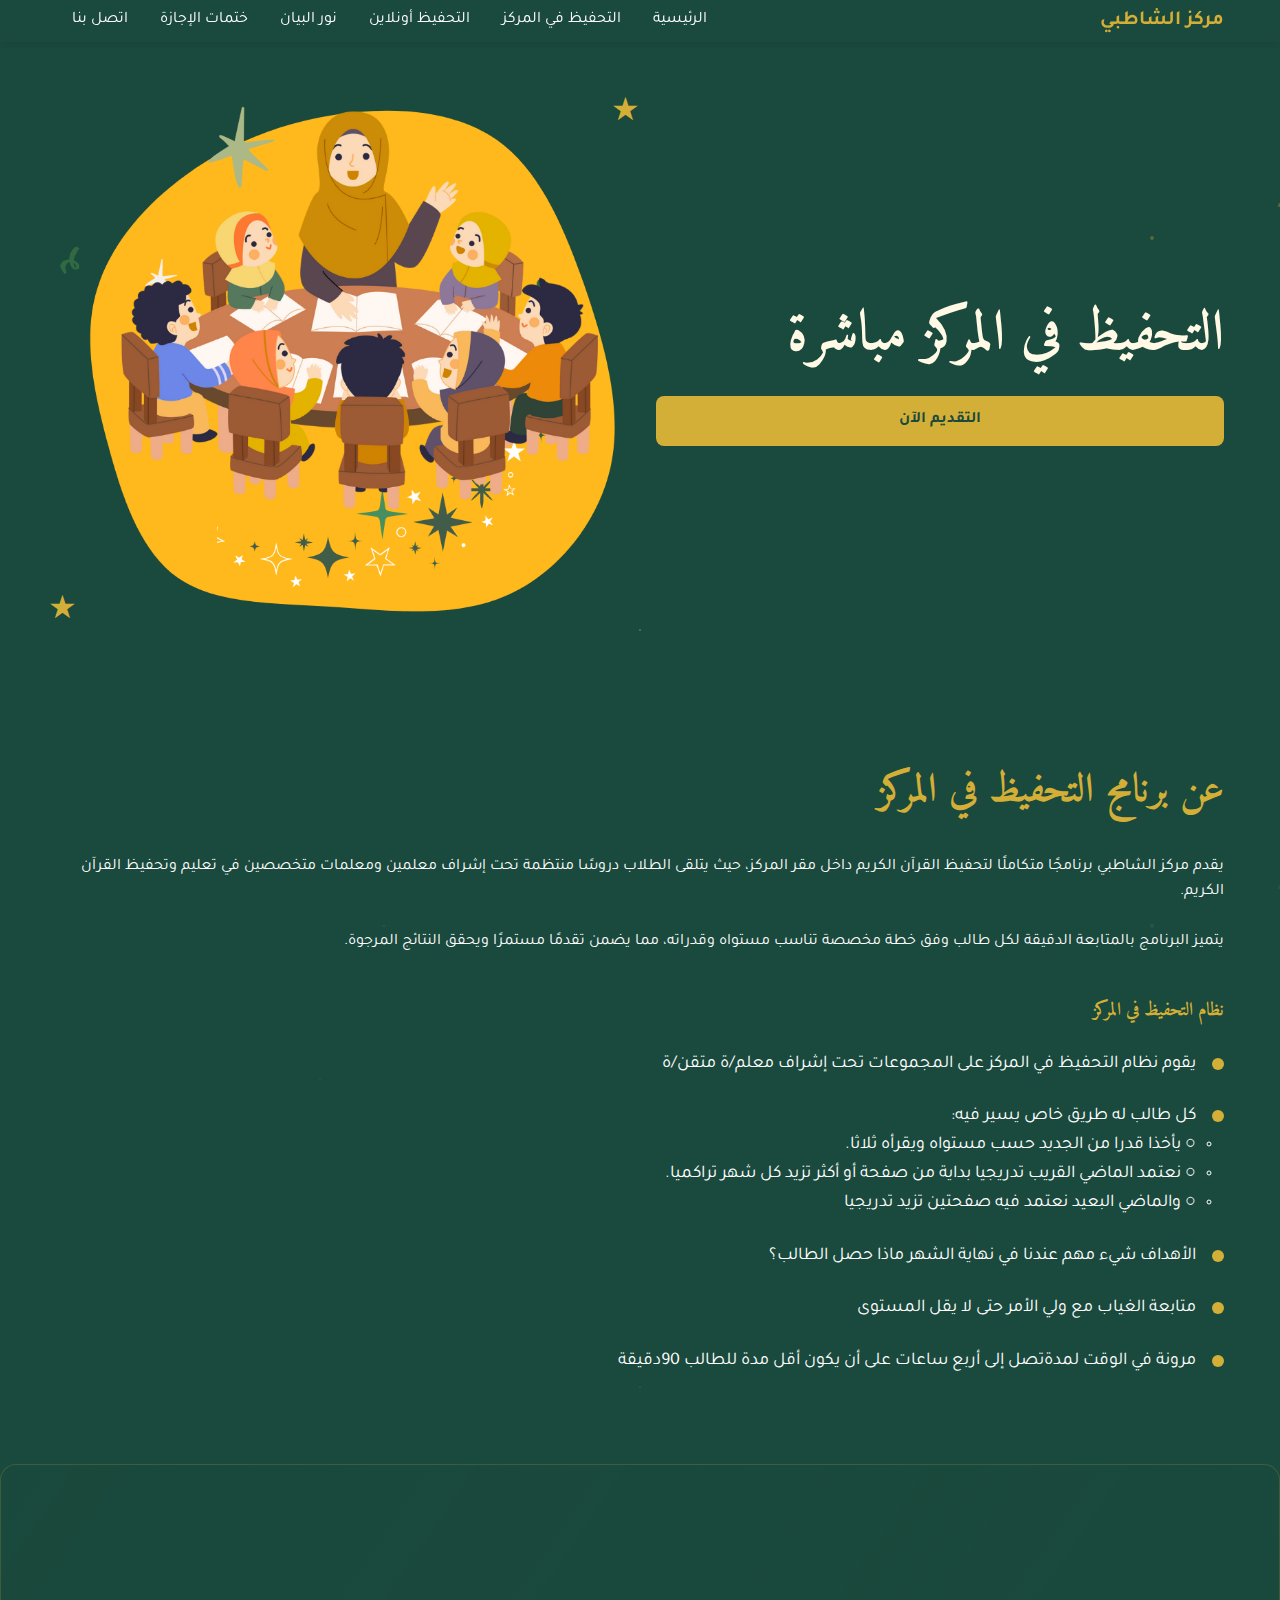
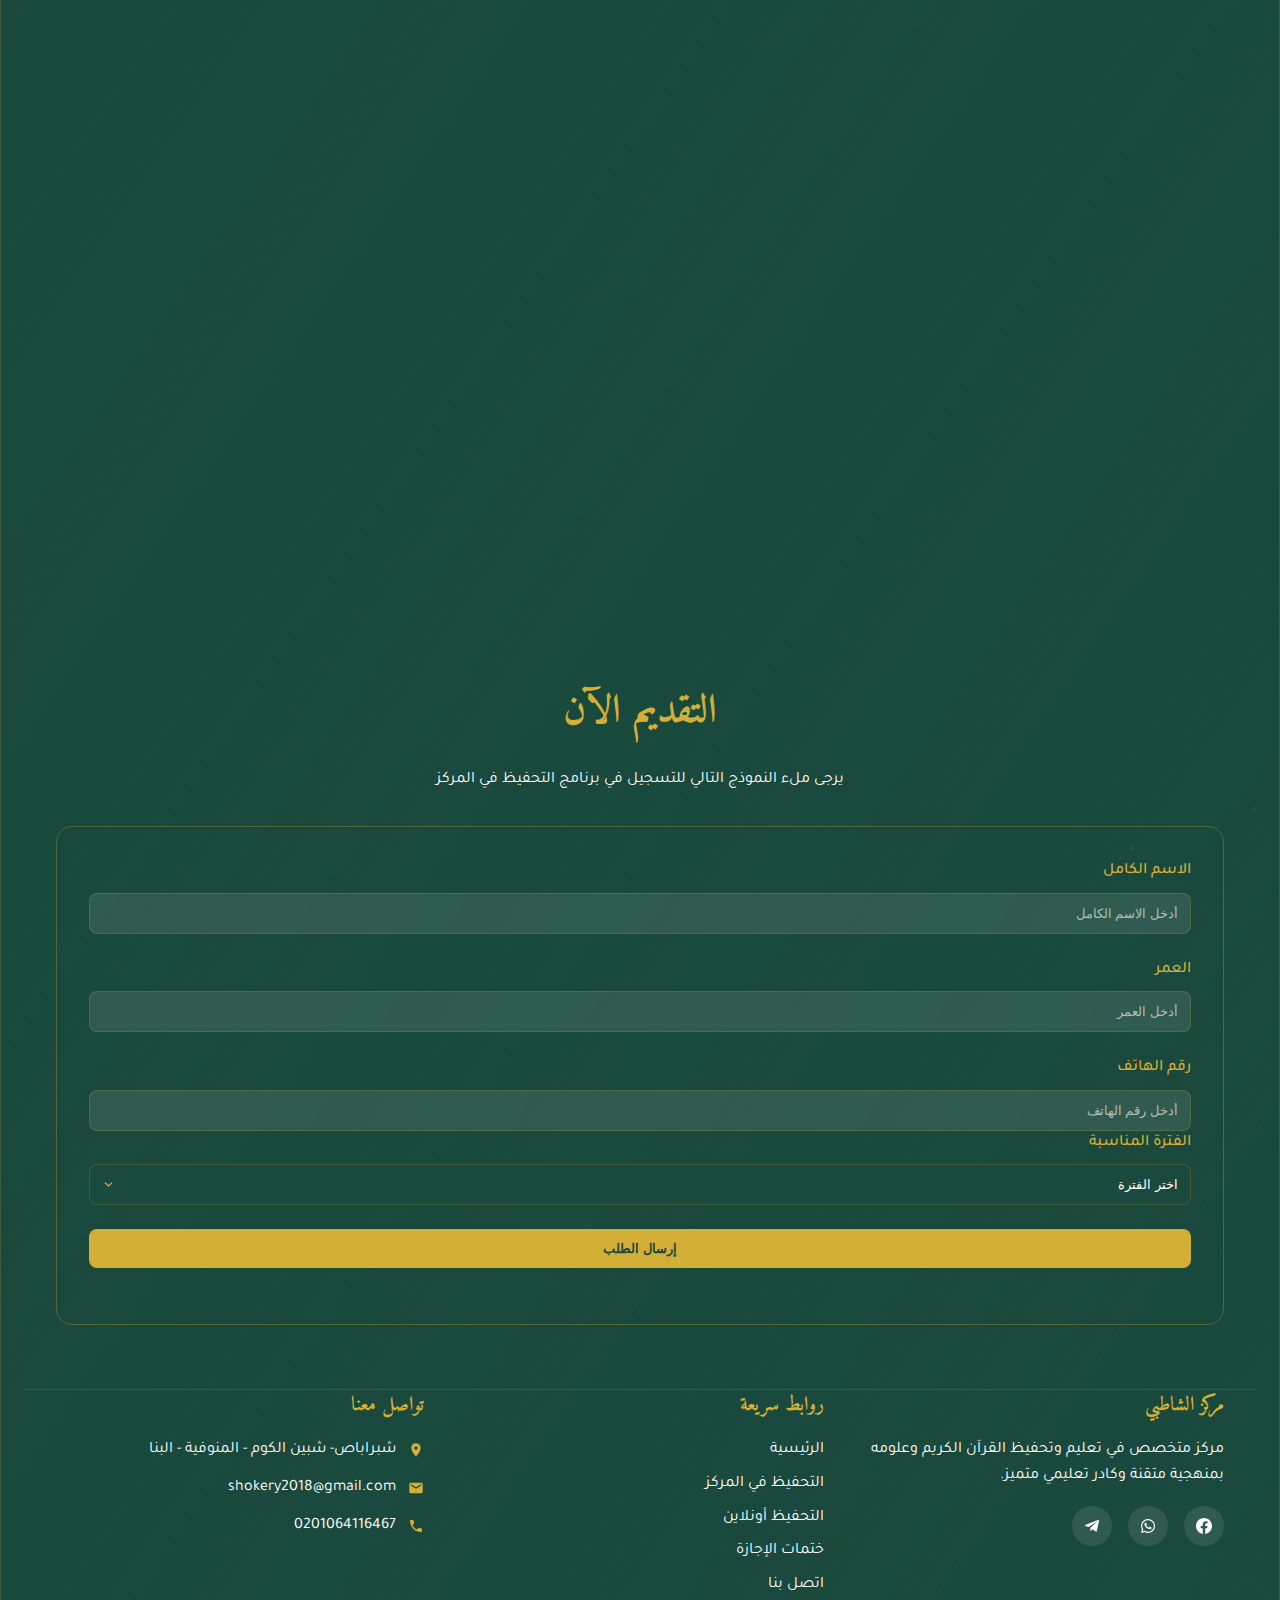
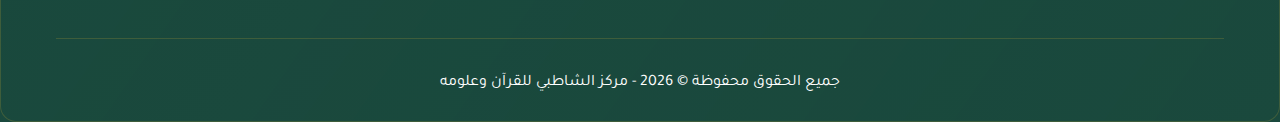
<file: in-person.html>
<!DOCTYPE html>
<html lang="ar" dir="rtl">
<head>
  <meta charset="UTF-8">
  <meta name="viewport" content="width=device-width, initial-scale=1.0">
  <title>التحفيظ في المركز - مركز الشاطبي للقرآن وعلومه</title>
  <meta name="description" content="التحفيظ المباشر في مركز الشاطبي للقرآن وعلومه - تعليم القرآن وتحفيظه" />
  <meta name="author" content="مركز الشاطبي" />
  <link rel="preconnect" href="https://fonts.googleapis.com">
  <link rel="preconnect" href="https://fonts.gstatic.com" crossorigin>
  <link href="https://fonts.googleapis.com/css2?family=Amiri:ital,wght@0,400;0,700;1,400&family=Tajawal:wght@400;500;700&display=swap" rel="stylesheet">
  <link rel="stylesheet" href="css/style.css">
</head>
<body>
  <div id="app">
    <!-- بداية القائمة -->
    <nav id="navbar" class="bg-shatby-green py-4 px-6 shadow-md">
      <div class="container">
        <div class="navbar-content">
          <a href="index.html" class="logo">
            <div class="text-xl font-bold text-shatby-gold rounded-2xl">مركز الشاطبي</div>
          </a>
          
          <div class="nav-links">
            <a href="index.html" class="nav-link">الرئيسية</a>
            <a href="in-person.html" class="nav-link">التحفيظ في المركز</a>
            <a href="online.html" class="nav-link">التحفيظ أونلاين</a>
            <a href="noor-albayan.html" class="nav-link">نور البيان</a>
            <a href="ijazat.html" class="nav-link">ختمات الإجازة</a>  
            <a href="contact.html" class="nav-link">اتصل بنا</a>
          </div>
          
          <button class="mobile-menu-button">
            <svg xmlns="http://www.w3.org/2000/svg" width="24" height="24" viewBox="0 0 24 24" fill="none" stroke="currentColor" stroke-width="2" stroke-linecap="round" stroke-linejoin="round">
              <line x1="3" y1="12" x2="21" y2="12"></line>
              <line x1="3" y1="6" x2="21" y2="6"></line>
              <line x1="3" y1="18" x2="21" y2="18"></line>
            </svg>
          </button>
        </div>
      </div>
    </nav>

    <div class="mobile-menu">
      <a href="index.html" class="mobile-link">الرئيسية</a>
      <a href="in-person.html" class="mobile-link">التحفيظ في المركز</a>
      <a href="online.html" class="mobile-link">التحفيظ أونلاين</a>
      <a href="noor-albayan.html" class="mobile-link">نور البيان</a>
      <a href="ijazat.html" class="mobile-link">ختمات الإجازة</a>
      <a href="contact.html" class="mobile-link">اتصل بنا</a>
        </div>
    
    <!-- قسم Hero -->
    <div id="hero" class="relative overflow-hidden py-16 md-py-24">
      <div class="star-background"></div>
      
      <div class="container relative z-10">
        <div class="hero-content">
          <div class="hero-text">
            <h1 class="heading-primary font-tajawal font-bold text-shatby-cream">التحفيظ في المركز مباشرة</h1>
            <a href="#apply-form" class="button-primary">التقديم الآن</a>
          </div>
          
          <div class="hero-image">
            <div class="relative animate-float">
              <img src="images/معلمة.png" alt="التحفيظ في المركز مباشرة" class="mx-auto max-w-full rounded-2xl object-fill">
              <!-- زخارف -->
              <div class="star-decoration top-right">★</div>
              <div class="star-decoration bottom-left">★</div>
            </div>
          </div>
        </div>
      </div>
    </div>
    
    <!-- تفاصيل البرنامج -->
    <section class="section relative">
      <div class="star-background opacity-30"></div>
      <div class="container relative z-10">
        <h2 class="heading-secondary">عن برنامج التحفيظ في المركز</h2>
        <div class="mt-8 text-lg">
          <p class="mb-6">
            يقدم مركز الشاطبي برنامجًا متكاملًا لتحفيظ القرآن الكريم داخل مقر المركز، حيث يتلقى الطلاب دروسًا منتظمة تحت إشراف معلمين ومعلمات متخصصين في تعليم وتحفيظ القرآن الكريم.
          </p>
          <p class="mb-6">
            يتميز البرنامج بالمتابعة الدقيقة لكل طالب وفق خطة مخصصة تناسب مستواه وقدراته، مما يضمن تقدمًا مستمرًا ويحقق النتائج المرجوة.
          </p>
        </div>
        
        <h3 class="text-2xl font-bold text-shatby-gold mt-10 mb-6">نظام التحفيظ في المركز</h3>
        <ul class="space-y-4">
          <li class="feature-item">
            <div class="feature-item-dot"></div>
            <span>يقوم نظام التحفيظ في المركز على المجموعات تحت إشراف معلم/ة متقن/ة</span>
          </li>
          <li class="feature-item">
            <div class="feature-item-dot"></div>
            <span>كل طالب له طريق خاص يسير فيه:
              <ul class="pr-8 mt-2 space-y-2">
                <li>○ يأخذا قدرا من الجديد حسب مستواه ويقرأه ثلاثا.</li>
                <li>○ نعتمد الماضي القريب تدريجيا بداية من صفحة أو أكثر تزيد كل شهر تراكميا.</li>
                <li>○ والماضي البعيد نعتمد فيه صفحتين تزيد تدريجيا</li>
              </ul>
            </span>
          </li>
          <li class="feature-item">
            <div class="feature-item-dot"></div>
            <span>الأهداف شيء مهم عندنا في نهاية الشهر ماذا حصل الطالب؟</span>
          </li>
          <li class="feature-item">
            <div class="feature-item-dot"></div>
            <span>متابعة الغياب مع ولي الأمر حتى لا يقل المستوى</span>
          </li>
          
          <li class="feature-item">
            <div class="feature-item-dot"></div>
            <span>   مرونة في الوقت لمدةتصل إلى أربع ساعات على أن يكون أقل مدة للطالب 90دقيقة</span>
          </li>

        </ul>
      </div>
    </section>
        </div>
        <!-- قسم الفديو التعريفي  -->
          <div class="course-card">
            <div class="course-video">
              <iframe class="rounded-xl w-full aspect-video" 
                      src="https://www.youtube.com/embed/JVToAoPNTVs?list=PLUkPq61Jnakku3DJD4on5dv6eEPo4j0nu"
                      frameborder="0" 
                      allow="accelerometer; autoplay; clipboard-write; encrypted-media; gyroscope; picture-in-picture" 
                      allowfullscreen>
              </iframe>
            </div>
    <!-- تفاصيل البرنامج -->


    <!-- جدول الحلقات -->
    <!-- نموذج التسجيل -->
    <section id="apply-form" class="section relative">
      <div class="star-background opacity-30"></div>
      <div class="container relative z-10">
        <h2 class="heading-secondary text-center">التقديم الآن</h2>
        <p class="text-center text-lg mb-8">يرجى ملء النموذج التالي للتسجيل في برنامج التحفيظ في المركز</p>
        
        <div class="max-w-2xl mx-auto bg-white/5 backdrop-blur-sm rounded-xl p-8 border border-shatby-gold-30">
          <form class="space-y-6" data-form-type="registration">
            <div class="grid md-grid-cols-2 gap-6">
              <div class="form-group">
                <label for="fullName">الاسم الكامل</label>
                <input 
                  type="text" 
                  id="fullName"
                  name="fullName"
                  class="form-input" 
                  placeholder="أدخل الاسم الكامل" 
                  required
                >
              </div>
              <div class="form-group">
                <label for="age">العمر</label>
                <input 
                  type="number" 
                  id="age"
                  name="age"
                  class="form-input" 
                  placeholder="أدخل العمر" 
                  required
                >
              </div>
            </div>
            <div class="form-group">
              <label for="phone">رقم الهاتف</label>
              <input 
                type="tel" 
                id="phone"
                name="phone"
                class="form-input" 
                dir="rtl"
                placeholder="أدخل رقم الهاتف" 
                required
              >
              
            
            <div class="form-group">
              <label for="period">الفترة المناسبة</label>
              <select 
                id="period"
                name="period"
                class="form-input bg-transparent text-white"
                required
                style="background-color: #1A493D; option { background-color: #62745e; }"
              >
                <option value="" style="background-color: #1A493D;">اختر الفترة</option>
                <option value="2:4" style="background-color: #1A493D;">الفترة الأولى :من 2: 4 عصرا </option>
                <option value="4:6" style="background-color: #1A493D;">الفترة الثانية : من 4: إلى 6 مساء</option>
                <option value="6:8" style="background-color: #1A493D;">الفترة الثالثة : من6: إلى8 مساء</option>

              </select>

            </div>
            
            <div>
              <button 
                type="submit" 
                class="button-primary w-full"
              >
                إرسال الطلب
              </button>
            </div>
          </form>
        </div>
      </div>
    </section>
    
    <script>
      const form = document.querySelector('form');
      form.addEventListener('submit', e => {
        e.preventDefault();
        
        const submitButton = form.querySelector('button[type="submit"]');
        const originalButtonText = submitButton.innerHTML;
        submitButton.innerHTML = 'جاري الإرسال...';
        submitButton.disabled = true;
        
        const formData = new FormData(form);
        const data = {
          fullName: formData.get('fullName'),
          age: formData.get('age'),
          phone: formData.get('phone'), 
          email: formData.get('email'),
          period: formData.get('period'),
          currentLevel: formData.get('currentLevel')
        };

        const scriptURL = 'https://script.google.com/macros/s/AKfycbxCIxI3QZ0pqb-jrVLHnQrPs6tTKDC8_aO67-Cz7URyU-1wqsEi34YmRxhlG4ciPm6bbw/exec';
        fetch(scriptURL, {
          method: 'POST',
          mode: 'no-cors',
          headers: {
            'Content-Type': 'application/json'
          },
          body: JSON.stringify(data)
        })
        .then(() => {
          alert('تم إرسال طلبك بنجاح! سنتواصل معك قريباً');
          form.reset();
          submitButton.innerHTML = originalButtonText;
          submitButton.disabled = false;
        })
        .catch(error => {
          console.error('Error:', error);
          alert('حدث خطأ في إرسال الطلب. يرجى المحاولة مرة أخرى');
          submitButton.innerHTML = originalButtonText;
          submitButton.disabled = false;
        });
      });
    </script>
    
    <!-- فوتر 
    <!-- فوتر -->
    <footer class="bg-shatby-green border-t border-shatby-gold-20 py-12">
      <div class="container">
        <div class="footer-grid">
          <div class="footer-about">
            <h3 class="text-shatby-gold text-xl font-bold mb-4">مركز الشاطبي</h3>
            <p class="mb-4">مركز متخصص في تعليم وتحفيظ القرآن الكريم وعلومه بمنهجية متقنة وكادر تعليمي متميز.</p>
            <div class="footer-social">
              <a href="https://web.facebook.com/profile.php?id=61560268700866&locale=ar_AR" class="social-link">
                <svg class="social-icon" xmlns="http://www.w3.org/2000/svg" viewBox="0 0 24 24">
                  <path d="M24 12.073c0-6.627-5.373-12-12-12s-12 5.373-12 12c0 5.99 4.388 10.954 10.125 11.854v-8.385H7.078v-3.47h3.047V9.43c0-3.007 1.792-4.669 4.533-4.669 1.312 0 2.686.235 2.686.235v2.953H15.83c-1.491 0-1.956.925-1.956 1.874v2.25h3.328l-.532 3.47h-2.796v8.385C19.612 23.027 24 18.062 24 12.073z" />
                </svg>
             
              <a href="https://chat.whatsapp.com/Jx1JAXA49epIho6M65nWfb" class="social-link">
                <svg class="social-icon" xmlns="http://www.w3.org/2000/svg" viewBox="0 0 448 512">
                  <path d="M380.9 97.1C339 55.1 283.2 32 223.9 32c-122.4 0-222 99.6-222 222 0 39.1 10.2 77.3 29.6 111L0 480l117.7-30.9c32.4 17.7 68.9 27 106.1 27h.1c122.3 0 224.1-99.6 224.1-222 0-59.3-25.2-115-67.1-157zm-157 341.6c-33.2 0-65.7-8.9-94-25.7l-6.7-4-69.8 18.3L72 359.2l-4.4-7c-18.5-29.4-28.2-63.3-28.2-98.2 0-101.7 82.8-184.5 184.6-184.5 49.3 0 95.6 19.2 130.4 54.1 34.8 34.9 56.2 81.2 56.1 130.5 0 101.8-84.9 184.6-186.6 184.6zm101.2-138.2c-5.5-2.8-32.8-16.2-37.9-18-5.1-1.9-8.8-2.8-12.5 2.8-3.7 5.6-14.3 18-17.6 21.8-3.2 3.7-6.5 4.2-12 1.4-32.6-16.3-54-29.1-75.5-66-5.7-9.8 5.7-9.1 16.3-30.3 1.8-3.7.9-6.9-.5-9.7-1.4-2.8-12.5-30.1-17.1-41.2-4.5-10.8-9.1-9.3-12.5-9.5-3.2-.2-6.9-.2-10.6-.2-3.7 0-9.7 1.4-14.8 6.9-5.1 5.6-19.4 19-19.4 46.3 0 27.3 19.9 53.7 22.6 57.4 2.8 3.7 39.1 59.7 94.8 83.8 35.2 15.2 49 16.5 66.6 13.9 10.7-1.6 32.8-13.4 37.4-26.4 4.6-13 4.6-24.1 3.2-26.4-1.3-2.5-5-3.9-10.5-6.6z" />
                </svg>
              </a>
              <a href="https://t.me/elshtpy" class="social-link">
                <svg class="social-icon" xmlns="http://www.w3.org/2000/svg" viewBox="0 0 448 512">
                  <path d="M446.7 98.6l-67.6 318.8c-5.1 22.5-18.4 28.1-37.3 17.5l-103-75.9-49.7 47.8c-5.5 5.5-10.1 10.1-20.7 10.1l7.4-104.9 190.9-172.5c8.3-7.4-1.8-11.5-12.9-4.1L117.8 284 16.2 252.2c-22.1-6.9-22.5-22.1 4.6-32.7L418.2 66.4c18.4-6.9 34.5 4.1 28.5 32.2z" />
                </svg>
              </a>
            </div>
          </div>
          <div class="footer-links">
            <h3 class="text-shatby-gold text-xl font-bold mb-4">روابط سريعة</h3>
            <ul class="footer-nav">
              <li>
                <a href="index.html" class="footer-link">الرئيسية</a>
              </li>
              <li>
                <a href="in-person.html" class="footer-link">التحفيظ في المركز</a>
              </li>
              <li>
                <a href="online.html" class="footer-link">التحفيظ أونلاين</a>
              </li>
              
               <li>
                <a href="ijazat.html" class="footer-link">ختمات الإجازة</a>
              </li>
              <li>
                <a href="contact.html" class="footer-link">اتصل بنا</a>
              </li>
            </ul>
          </div>
          <div class="footer-contact">
            <h3 class="text-shatby-gold text-xl font-bold mb-4">تواصل معنا</h3>
            <div class="contact-info">
              <div class="contact-item">
                <svg class="contact-icon" viewBox="0 0 24 24" fill="currentColor">
                  <path d="M12 2C8.13 2 5 5.13 5 9c0 5.25 7 13 7 13s7-7.75 7-13c0-3.87-3.13-7-7-7zm0 9.5c-1.38 0-2.5-1.12-2.5-2.5s1.12-2.5 2.5-2.5 2.5 1.12 2.5 2.5-1.12 2.5-2.5 2.5z" />
                </svg>
                <p>شبراباص- شبين الكوم - المنوفية - البنا</p>
              </div>
              <div class="contact-item">
                <svg class="contact-icon" viewBox="0 0 24 24" fill="currentColor">
                  <path d="M20 4H4c-1.1 0-1.99.9-1.99 2L2 18c0 1.1.9 2 2 2h16c1.1 0 2-.9 2-2V6c0-1.1-.9-2-2-2zm0 4l-8 5-8-5V6l8 5 8-5v2z" />
                </svg>
                <p>shokery2018@gmail.com</p>
              </div>
              <div class="contact-item">
                <svg class="contact-icon" viewBox="0 0 24 24" fill="currentColor">
                  <path d="M6.62 10.79c1.44 2.83 3.76 5.14 6.59 6.59l2.2-2.2c.27-.27.67-.36 1.02-.24 1.12.37 2.33.57 3.57.57.55 0 1 .45 1 1V20c0 .55-.45 1-1 1-9.39 0-17-7.61-17-17 0-.55.45-1 1-1h3.5c.55 0 1 .45 1 1 0 1.25.2 2.45.57 3.57.11.35.03.74-.25 1.02l-2.2 2.2z" />
                </svg>
                <p dir="ltr">0201064116467</p>
              </div>
            </div>
          </div>
        </div>
        <div class="border-t border-shatby-gold-20 mt-8 pt-8 text-center">
          <p>جميع الحقوق محفوظة © <span id="current-year"></span> - مركز الشاطبي للقرآن وعلومه</p>
        </div>
      </div>
    </footer>
  </div>

  <!-- نوافذ منبثقة للإشعارات -->
  <div id="toast-container" class="toast-container"></div>

  <!-- جافاسكريبت -->
  <script src="js/script.js"></script>

  <!-- نوافذ منبثقة للإشعارات -->
  <div id="toast-container" class="toast-container"></div>

  <!-- جافاسكريبت -->
  <script src="js/script.js"></script>
</body>
</html>
</file>
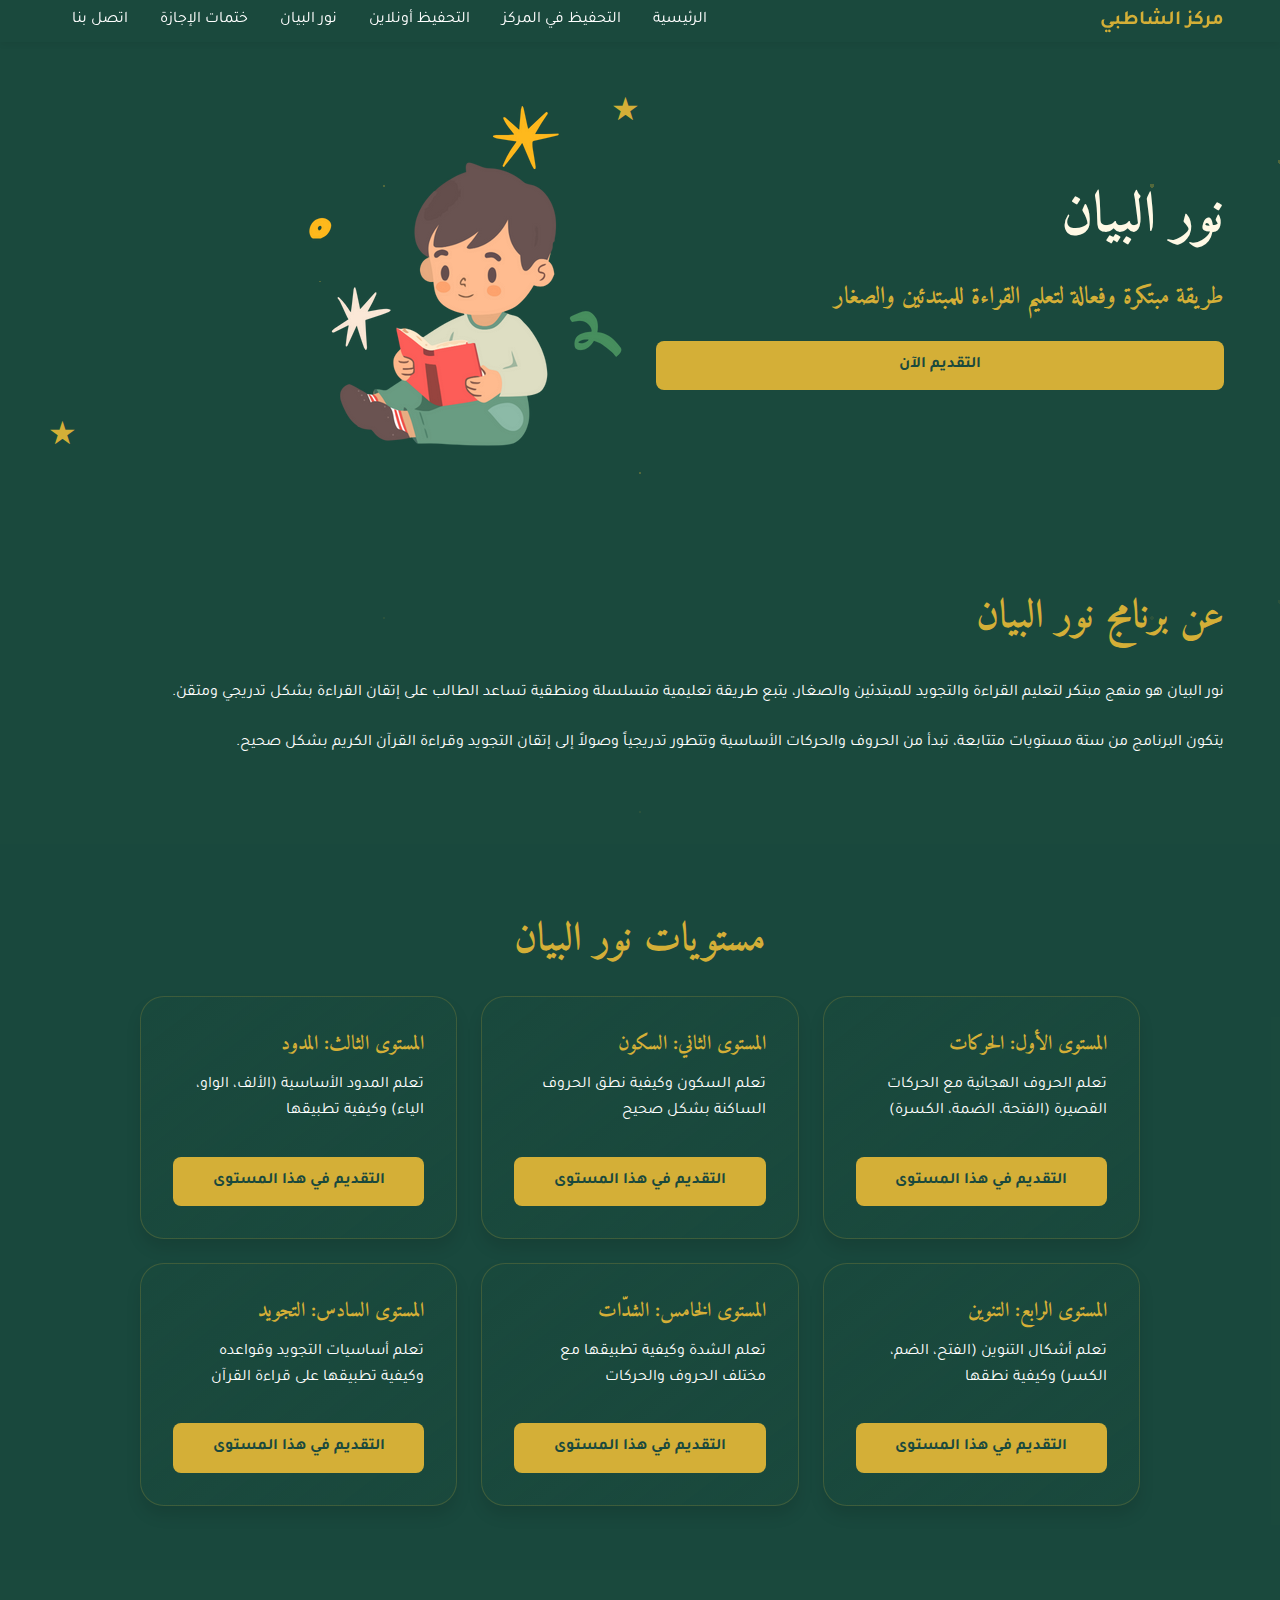
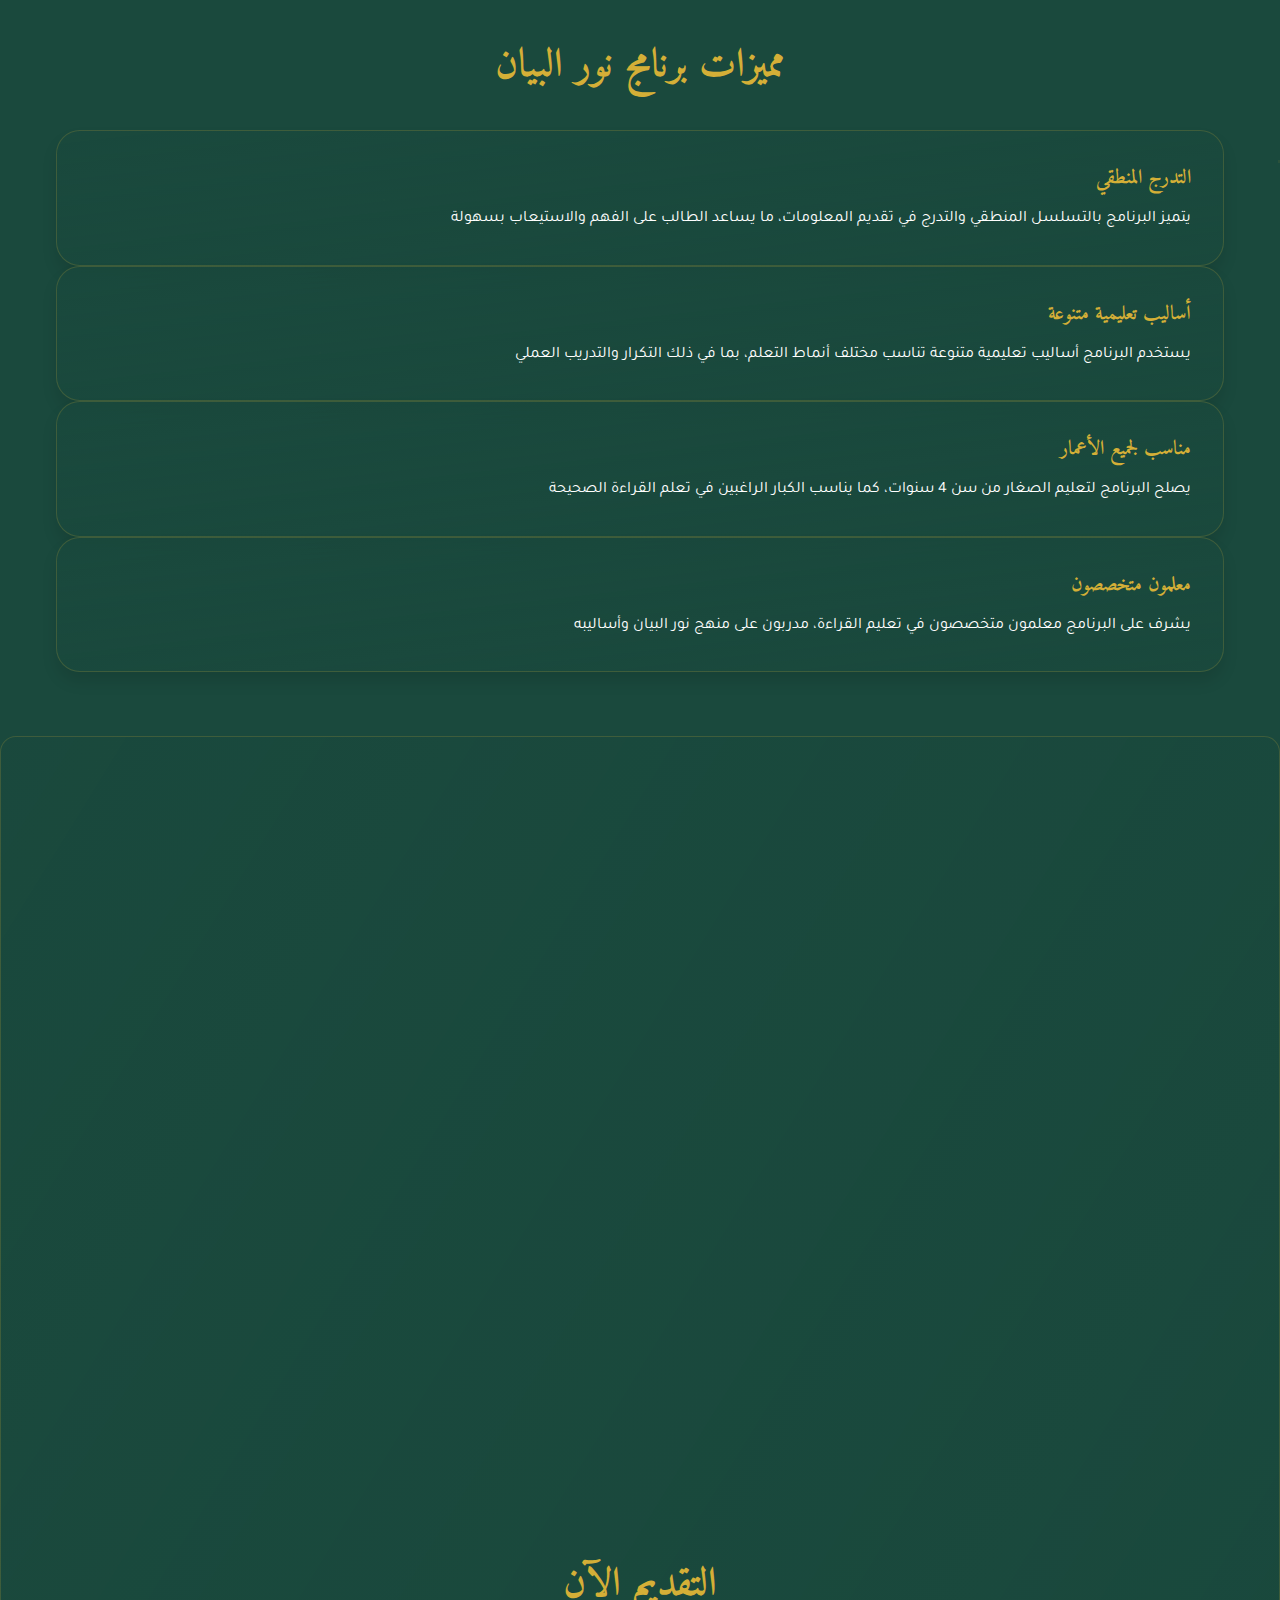
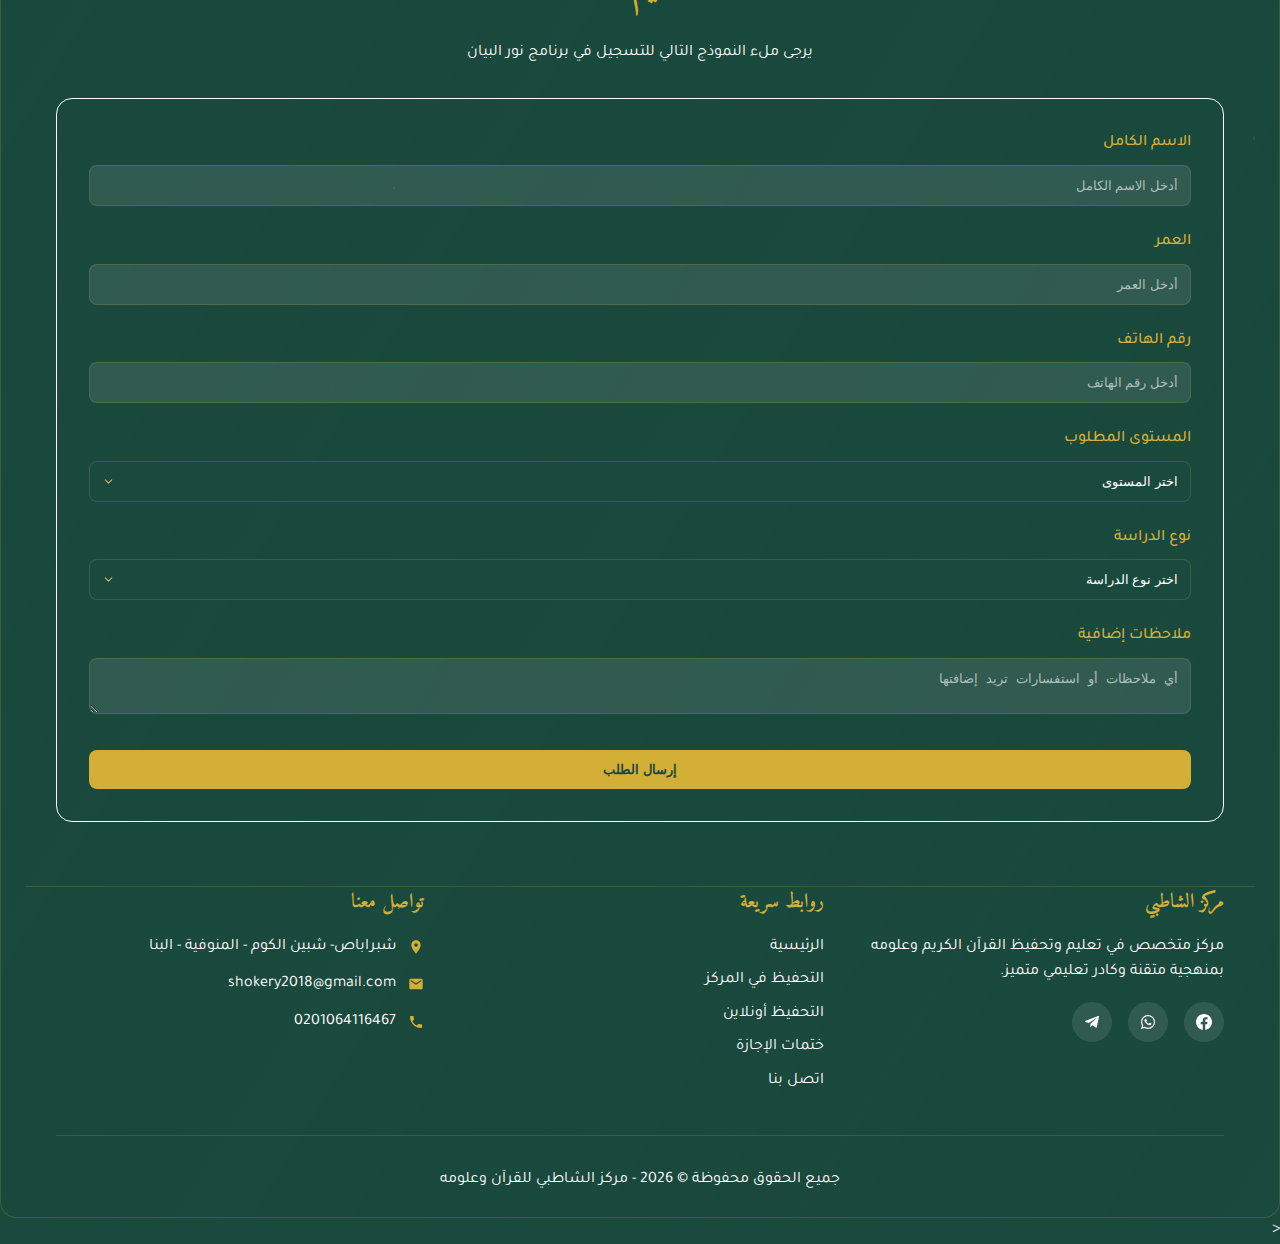
<file: noor-albayan.html>
<!DOCTYPE html>
<html lang="ar" dir="rtl">
<head>
  <meta charset="UTF-8">
  <meta name="viewport" content="width=device-width, initial-scale=1.0">
  <title>نور البيان - مركز الشاطبي للقرآن وعلومه</title>
  <meta name="description" content="نور البيان في مركز الشاطبي للقرآن وعلومه - تعليم قراءة القرآن للمبتدئين" />
  <meta name="author" content="مركز الشاطبي" />
  <link rel="preconnect" href="https://fonts.googleapis.com">
  <link rel="preconnect" href="https://fonts.gstatic.com" crossorigin>
  <link href="https://fonts.googleapis.com/css2?family=Amiri:ital,wght@0,400;0,700;1,400&family=Tajawal:wght@400;500;700&display=swap" rel="stylesheet">
  <link rel="stylesheet" href="css/forms.css"> 
  <link rel="stylesheet" href="css/style.css">
   

</head>
<body>
  <div id="app">
    <!-- بداية القائمة -->
    <nav id="navbar" class="bg-shatby-green py-4 px-6 shadow-md">
      <div class="container">
        <div class="navbar-content">
          <a href="index.html" class="logo">
            <div class="text-xl font-bold text-shatby-gold rounded-2xl">مركز الشاطبي</div>
          </a>
          
          <div class="nav-links">
            <a href="index.html" class="nav-link">الرئيسية</a>
            <a href="in-person.html" class="nav-link">التحفيظ في المركز</a>
            <a href="online.html" class="nav-link">التحفيظ أونلاين</a>
            <a href="noor-albayan.html" class="nav-link">نور البيان</a>
            <a href="ijazat.html" class="nav-link">ختمات الإجازة</a>  
            <a href="contact.html" class="nav-link">اتصل بنا</a>
          </div>
          
          <button class="mobile-menu-button">
            <svg xmlns="http://www.w3.org/2000/svg" width="24" height="24" viewBox="0 0 24 24" fill="none" stroke="currentColor" stroke-width="2" stroke-linecap="round" stroke-linejoin="round">
              <line x1="3" y1="12" x2="21" y2="12"></line>
              <line x1="3" y1="6" x2="21" y2="6"></line>
              <line x1="3" y1="18" x2="21" y2="18"></line>
            </svg>
          </button>
        </div>
      </div>
    </nav>

    <div class="mobile-menu">
      <a href="index.html" class="mobile-link">الرئيسية</a>
      <a href="in-person.html" class="mobile-link">التحفيظ في المركز</a>
      <a href="online.html" class="mobile-link">التحفيظ أونلاين</a>
      <a href="noor-albayan.html" class="mobile-link">نور البيان</a>
      <a href="ijazat.html" class="mobile-link">ختمات الإجازة</a>
      <a href="contact.html" class="mobile-link">اتصل بنا</a>
        </div>
    
    <!-- قسم Hero -->
    <div id="hero" class="relative overflow-hidden py-16 md-py-24">
      <div class="star-background"></div>
      
      <div class="container relative z-10">
        <div class="hero-content">
          <div class="hero-text">
            <h1 class="heading-primary font-tajawal font-bold text-shatby-cream">نور البيان</h1>
            <h2 class="text-2xl mb-6 text-shatby-gold">طريقة مبتكرة وفعالة لتعليم القراءة للمبتدئين والصغار</h2>
            <a href="#apply-form" class="button-primary">التقديم الآن</a>
          </div>
          
          <div class="hero-image">
            <div class="relative animate-float">
              <img src="images/طفل نور البيان.png" alt="نور البيان" class="mx-auto max-w-full rounded-2xl object-fill">
              <!-- زخارف -->
              <div class="star-decoration top-right">★</div>
              <div class="star-decoration bottom-left">★</div>
            </div>
          </div>
        </div>
      </div>
    </div>
    
    <!-- تفاصيل البرنامج -->
    <section class="section relative">
      <div class="star-background opacity-30"></div>
      <div class="container relative z-10">
        <h2 class="heading-secondary">عن برنامج نور البيان</h2>
        <div class="mt-8 text-lg">
          <p class="mb-6">
            نور البيان هو منهج مبتكر لتعليم القراءة والتجويد للمبتدئين والصغار، يتبع طريقة تعليمية متسلسلة ومنطقية تساعد الطالب على إتقان القراءة بشكل تدريجي ومتقن.
          </p>
          <p class="mb-6">
            يتكون البرنامج من ستة مستويات متتابعة، تبدأ من الحروف والحركات الأساسية وتتطور تدريجياً وصولاً إلى إتقان التجويد وقراءة القرآن الكريم بشكل صحيح.
          </p>
        </div>
      </div>
    </section>
    
    <!-- المستويات -->
    <section class="section relative bg-shatby-green-70">
      <div class="container relative z-10">
        <h2 class="heading-secondary text-center">مستويات نور البيان</h2>
        <div class="levels-grid mt-12">
          <div class="card-highlight">
            <h3 class="text-xl font-bold mb-3 text-shatby-gold">المستوى الأول: الحركات</h3>
            <p class="mb-4">تعلم الحروف الهجائية مع الحركات القصيرة (الفتحة، الضمة، الكسرة)</p>
            <a href="#apply-form" onclick="setLevel(1)" class="button-primary mt-4 w-full">
              التقديم في هذا المستوى
            </a>
          </div>
          <div class="card-highlight">
            <h3 class="text-xl font-bold mb-3 text-shatby-gold">المستوى الثاني: السكون</h3>
            <p class="mb-4">تعلم السكون وكيفية نطق الحروف الساكنة بشكل صحيح</p>
            <a href="#apply-form" onclick="setLevel(2)" class="button-primary mt-4 w-full">
              التقديم في هذا المستوى
            </a>
          </div>
          <div class="card-highlight">
            <h3 class="text-xl font-bold mb-3 text-shatby-gold">المستوى الثالث: المدود</h3>
            <p class="mb-4">تعلم المدود الأساسية (الألف، الواو، الياء) وكيفية تطبيقها</p>
            <a href="#apply-form" onclick="setLevel(3)" class="button-primary mt-4 w-full">
              التقديم في هذا المستوى
            </a>
          </div>
          <div class="card-highlight">
            <h3 class="text-xl font-bold mb-3 text-shatby-gold">المستوى الرابع: التنوين</h3>
            <p class="mb-4">تعلم أشكال التنوين (الفتح، الضم، الكسر) وكيفية نطقها</p>
            <a href="#apply-form" onclick="setLevel(4)" class="button-primary mt-4 w-full">
              التقديم في هذا المستوى
            </a>
          </div>
          <div class="card-highlight">
            <h3 class="text-xl font-bold mb-3 text-shatby-gold">المستوى الخامس: الشدّات</h3>
            <p class="mb-4">تعلم الشدة وكيفية تطبيقها مع مختلف الحروف والحركات</p>
            <a href="#apply-form" onclick="setLevel(5)" class="button-primary mt-4 w-full">
              التقديم في هذا المستوى
            </a>
          </div>
          <div class="card-highlight">
            <h3 class="text-xl font-bold mb-3 text-shatby-gold">المستوى السادس: التجويد</h3>
            <p class="mb-4">تعلم أساسيات التجويد وقواعده وكيفية تطبيقها على قراءة القرآن</p>
            <a href="#apply-form" onclick="setLevel(6)" class="button-primary mt-4 w-full">
              التقديم في هذا المستوى
            </a>
          </div>
        </div>
      </div>
    </section>
    
    <!-- مميزات البرنامج -->
    <section class="section relative">
      <div class="star-background opacity-30"></div>
      <div class="container relative z-10">
        <h2 class="heading-secondary text-center">مميزات برنامج نور البيان</h2>
        <div class="max-w-3xl mx-auto mt-8">
          <div class="grid grid-cols-1 md-grid-cols-2 gap-6">
            <div class="card-highlight">
              <h3 class="text-xl font-bold mb-3 text-shatby-gold">التدرج المنطقي</h3>
              <p>يتميز البرنامج بالتسلسل المنطقي والتدرج في تقديم المعلومات، ما يساعد الطالب على الفهم والاستيعاب بسهولة</p>
            </div>
            
            <div class="card-highlight">
              <h3 class="text-xl font-bold mb-3 text-shatby-gold">أساليب تعليمية متنوعة</h3>
              <p>يستخدم البرنامج أساليب تعليمية متنوعة تناسب مختلف أنماط التعلم، بما في ذلك التكرار والتدريب العملي</p>
            </div>
            
            <div class="card-highlight">
              <h3 class="text-xl font-bold mb-3 text-shatby-gold">مناسب لجميع الأعمار</h3>
              <p>يصلح البرنامج لتعليم الصغار من سن 4 سنوات، كما يناسب الكبار الراغبين في تعلم القراءة الصحيحة</p>
            </div>
            
            <div class="card-highlight">
              <h3 class="text-xl font-bold mb-3 text-shatby-gold">معلمون متخصصون</h3>
              <p>يشرف على البرنامج معلمون متخصصون في تعليم القراءة، مدربون على منهج نور البيان وأساليبه</p>
            </div>
          </div>
        </div>
      </div>
    </section>
      <!-- قسم الفديو التعريفي  -->
      <div class="course-card">
        <div class="course-video">
          <iframe class="rounded-xl w-full aspect-video" 
                  src="https://www.youtube.com/embed/JVToAoPNTVs?list=PLUkPq61Jnakku3DJD4on5dv6eEPo4j0nu"
                  frameborder="0" 
                  allow="accelerometer; autoplay; clipboard-write; encrypted-media; gyroscope; picture-in-picture" 
                  allowfullscreen>
          </iframe>
        </div>


    <!-- نموذج التسجيل -->
    <section id="apply-form" class="section relative">
      <div class="star-background opacity-30"></div>
      <div class="container relative z-10">
        <h2 class="heading-secondary text-center">التقديم الآن</h2>
        <p class="text-center text-lg mb-8">يرجى ملء النموذج التالي للتسجيل في برنامج نور البيان</p>
        
        <div class="max-w-2xl mx-auto bg-shatby-gold/5 backdrop-blur-sm rounded-xl p-8 border border-shatby-gold">
          <form class="space-y-6" data-form-type="registration">
            <div class="grid md-grid-cols-2 gap-6">
              <div class="form-group">
                <label for="fullName">الاسم الكامل</label>
                <input 
                  type="text" 
                  id="fullName"
                  name="fullName"
                  class="form-input" 
                  placeholder="أدخل الاسم الكامل" 
                  required
                >
              </div>
              <div class="form-group">
                <label for="age">العمر</label>
                <input 
                  type="number" 
                  id="age"
                  name="age"
                  class="form-input" 
                  placeholder="أدخل العمر" 
                  required
                >
              </div>
            </div>
            
            <div class="grid md-grid-cols-2 gap-6">
              <div class="form-group">
                <label for="phone">رقم الهاتف</label>
                <input 
                  type="tel" dir="rtl"
                  id="phone"
                  name="phone"
                  class="form-input text-right" 
                  dir="ltr"
                  placeholder="أدخل رقم الهاتف" 
                  required
                >

            </div>
            
            <div class="form-group">
              <label for="level-select">المستوى المطلوب</label>
              <select 
                id="level-select"
                name="level"
                class="form-input bg-transparent text-white"
                required
                style="background-color: #1A493D; option { background-color: #62745e; }"
              >
                <option value="" style="background-color: #1A493D;">اختر المستوى</option>
                <option value="مستوى الحركات" style="background-color: #1A493D;">المستوى الأول: الحركات</option>
                <option value="السكون" style="background-color: #1A493D;">المستوى الثاني: السكون</option>
                <option value="المدود" style="background-color: #1A493D;">المستوى الثالث: المدود</option>
                <option value="التنوين" style="background-color: #1A493D;">المستوى الرابع: التنوين</option>
                <option value="الشدادت" style="background-color: #1A493D;">المستوى الخامس: الشدّات</option>
                <option value="التجويد" style="background-color: #1A493D;">المستوى السادس: التجويد</option>
              </select>
            </div>
            
            <div class="form-group">
              <label for="studyType">نوع الدراسة</label>
              <select 
                id="studyType"
                name="studyType"
                class="form-input bg-transparent text-white"
                required
                style="background-color: #1A493D; option { background-color: #62745e; }"
              >
                <option value="" style="background-color: #1A493D;">اختر نوع الدراسة</option>
                <option value="مباشر" style="background-color: #1A493D;">حضوري (في المركز)</option>
                <option value="أونلاين" style="background-color: #1A493D;">عن بعد (أونلاين)</option>
              </select>
            </div>
            
            <div class="form-group">
              <label for="notes">ملاحظات إضافية</label>
              <textarea 
                id="notes"
                name="notes"
                class="form-textarea" 
                placeholder="أي ملاحظات أو استفسارات تريد إضافتها"
              ></textarea>
            </div>
            
            <div>
              <button 
                type="submit" 
                class="button-primary w-full"
              >
                إرسال الطلب
              </button>
            </div>
          </form>
        </div>
      </div>
    </section>
     <script>
           const form = document.querySelector('form');
           form.addEventListener('submit', e => {
             e.preventDefault();
             
             const formData = new FormData(form);
             const data = {
               fullName: formData.get('fullName'),
               age: formData.get('age'),
               phone: formData.get('phone'), 
               email: formData.get('email'),
               level: formData.get('level'),
               studyType: formData.get('studyType'),
               notes: formData.get('notes')
             };

        // رابط تطبيق Google Apps Script
        const scriptURL = 'https://script.google.com/macros/s/AKfycbxMllYrz-6wKjpe80fwAWl26NMS6jQtC2a6exj8KmgvVL_P7L23Gl2W8xqoY_Y4lYXN/exec';
        fetch(scriptURL, {
          method: 'POST',
          mode: 'no-cors',
          headers: {
            'Content-Type': 'application/json'
          },
          body: JSON.stringify(data)
        })
        .then(() => {
          alert('تم إرسال طلبك بنجاح! سنتواصل معك قريباً');
          form.reset();
        })
        .catch(error => {
          console.error('Error:', error);
          alert('حدث خطأ في إرسال الطلب. يرجى المحاولة مرة أخرى');
        });
      });
    </script>



    <!-- فو
    <!-- فوتر -->
    <footer class="bg-shatby-green border-t border-shatby-gold-20 py-12">
      <div class="container">
        <div class="footer-grid">
          <div class="footer-about">
            <h3 class="text-shatby-gold text-xl font-bold mb-4">مركز الشاطبي</h3>
            <p class="mb-4">مركز متخصص في تعليم وتحفيظ القرآن الكريم وعلومه بمنهجية متقنة وكادر تعليمي متميز.</p>
            <div class="footer-social">
              <a href="https://web.facebook.com/profile.php?id=61560268700866&locale=ar_AR" class="social-link">
                <svg class="social-icon" xmlns="http://www.w3.org/2000/svg" viewBox="0 0 24 24">
                  <path d="M24 12.073c0-6.627-5.373-12-12-12s-12 5.373-12 12c0 5.99 4.388 10.954 10.125 11.854v-8.385H7.078v-3.47h3.047V9.43c0-3.007 1.792-4.669 4.533-4.669 1.312 0 2.686.235 2.686.235v2.953H15.83c-1.491 0-1.956.925-1.956 1.874v2.25h3.328l-.532 3.47h-2.796v8.385C19.612 23.027 24 18.062 24 12.073z" />
                </svg>
             
              <a href="https://chat.whatsapp.com/Jx1JAXA49epIho6M65nWfb" class="social-link">
                <svg class="social-icon" xmlns="http://www.w3.org/2000/svg" viewBox="0 0 448 512">
                  <path d="M380.9 97.1C339 55.1 283.2 32 223.9 32c-122.4 0-222 99.6-222 222 0 39.1 10.2 77.3 29.6 111L0 480l117.7-30.9c32.4 17.7 68.9 27 106.1 27h.1c122.3 0 224.1-99.6 224.1-222 0-59.3-25.2-115-67.1-157zm-157 341.6c-33.2 0-65.7-8.9-94-25.7l-6.7-4-69.8 18.3L72 359.2l-4.4-7c-18.5-29.4-28.2-63.3-28.2-98.2 0-101.7 82.8-184.5 184.6-184.5 49.3 0 95.6 19.2 130.4 54.1 34.8 34.9 56.2 81.2 56.1 130.5 0 101.8-84.9 184.6-186.6 184.6zm101.2-138.2c-5.5-2.8-32.8-16.2-37.9-18-5.1-1.9-8.8-2.8-12.5 2.8-3.7 5.6-14.3 18-17.6 21.8-3.2 3.7-6.5 4.2-12 1.4-32.6-16.3-54-29.1-75.5-66-5.7-9.8 5.7-9.1 16.3-30.3 1.8-3.7.9-6.9-.5-9.7-1.4-2.8-12.5-30.1-17.1-41.2-4.5-10.8-9.1-9.3-12.5-9.5-3.2-.2-6.9-.2-10.6-.2-3.7 0-9.7 1.4-14.8 6.9-5.1 5.6-19.4 19-19.4 46.3 0 27.3 19.9 53.7 22.6 57.4 2.8 3.7 39.1 59.7 94.8 83.8 35.2 15.2 49 16.5 66.6 13.9 10.7-1.6 32.8-13.4 37.4-26.4 4.6-13 4.6-24.1 3.2-26.4-1.3-2.5-5-3.9-10.5-6.6z" />
                </svg>
              </a>
              <a href="https://t.me/elshtpy" class="social-link">
                <svg class="social-icon" xmlns="http://www.w3.org/2000/svg" viewBox="0 0 448 512">
                  <path d="M446.7 98.6l-67.6 318.8c-5.1 22.5-18.4 28.1-37.3 17.5l-103-75.9-49.7 47.8c-5.5 5.5-10.1 10.1-20.7 10.1l7.4-104.9 190.9-172.5c8.3-7.4-1.8-11.5-12.9-4.1L117.8 284 16.2 252.2c-22.1-6.9-22.5-22.1 4.6-32.7L418.2 66.4c18.4-6.9 34.5 4.1 28.5 32.2z" />
                </svg>
              </a>
            </div>
          </div>
          <div class="footer-links">
            <h3 class="text-shatby-gold text-xl font-bold mb-4">روابط سريعة</h3>
            <ul class="footer-nav">
              <li>
                <a href="index.html" class="footer-link">الرئيسية</a>
              </li>
              <li>
                <a href="in-person.html" class="footer-link">التحفيظ في المركز</a>
              </li>
              <li>
                <a href="online.html" class="footer-link">التحفيظ أونلاين</a>
              </li>
              
               <li>
                <a href="ijazat.html" class="footer-link">ختمات الإجازة</a>
              </li>
              <li>
                <a href="contact.html" class="footer-link">اتصل بنا</a>
              </li>
            </ul>
          </div>
          <div class="footer-contact">
            <h3 class="text-shatby-gold text-xl font-bold mb-4">تواصل معنا</h3>
            <div class="contact-info">
              <div class="contact-item">
                <svg class="contact-icon" viewBox="0 0 24 24" fill="currentColor">
                  <path d="M12 2C8.13 2 5 5.13 5 9c0 5.25 7 13 7 13s7-7.75 7-13c0-3.87-3.13-7-7-7zm0 9.5c-1.38 0-2.5-1.12-2.5-2.5s1.12-2.5 2.5-2.5 2.5 1.12 2.5 2.5-1.12 2.5-2.5 2.5z" />
                </svg>
                <p>شبراباص- شبين الكوم - المنوفية - البنا</p>
              </div>
              <div class="contact-item">
                <svg class="contact-icon" viewBox="0 0 24 24" fill="currentColor">
                  <path d="M20 4H4c-1.1 0-1.99.9-1.99 2L2 18c0 1.1.9 2 2 2h16c1.1 0 2-.9 2-2V6c0-1.1-.9-2-2-2zm0 4l-8 5-8-5V6l8 5 8-5v2z" />
                </svg>
                <p>shokery2018@gmail.com</p>
              </div>
              <div class="contact-item">
                <svg class="contact-icon" viewBox="0 0 24 24" fill="currentColor">
                  <path d="M6.62 10.79c1.44 2.83 3.76 5.14 6.59 6.59l2.2-2.2c.27-.27.67-.36 1.02-.24 1.12.37 2.33.57 3.57.57.55 0 1 .45 1 1V20c0 .55-.45 1-1 1-9.39 0-17-7.61-17-17 0-.55.45-1 1-1h3.5c.55 0 1 .45 1 1 0 1.25.2 2.45.57 3.57.11.35.03.74-.25 1.02l-2.2 2.2z" />
                </svg>
                <p dir="ltr">0201064116467</p>
              </div>
            </div>
          </div>
        </div>
        <div class="border-t border-shatby-gold-20 mt-8 pt-8 text-center">
          <p>جميع الحقوق محفوظة © <span id="current-year"></span> - مركز الشاطبي للقرآن وعلومه</p>
        </div>
      </div>
    </footer>
  </div>

  <!-- نوافذ منبثقة للإشعارات -->
  <div id="toast-container" class="toast-container"></div>

  <!-- جافاسكريبت -->
  <script src="js/script.js"></script>
<
  <!-- نوافذ منبثقة للإشعارات -->
  <div id="toast-container" class="toast-container"></div>

  <!-- جافاسكريبت -->
  <script src="js/script.js"></script>
  <script>
    function setLevel(level) {
      const levelSelect = document.getElementById('level-select');
      if (levelSelect) {
        levelSelect.value = level;
      }
    }
    
    // التحقق من وجود معلمة المستوى في الرابط
    document.addEventListener('DOMContentLoaded', function() {
      const urlParams = new URLSearchParams(window.location.search);
      const level = urlParams.get('level');
      
      if (level) {
        setLevel(level);
        
        // التمرير إلى نموذج التسجيل
        const applyForm = document.getElementById('apply-form');
        if (applyForm) {
          setTimeout(() => {
            applyForm.scrollIntoView({ behavior: 'smooth' });
          }, 500);
        }
      }
    });
  </script>
</body>
</html>
</file>
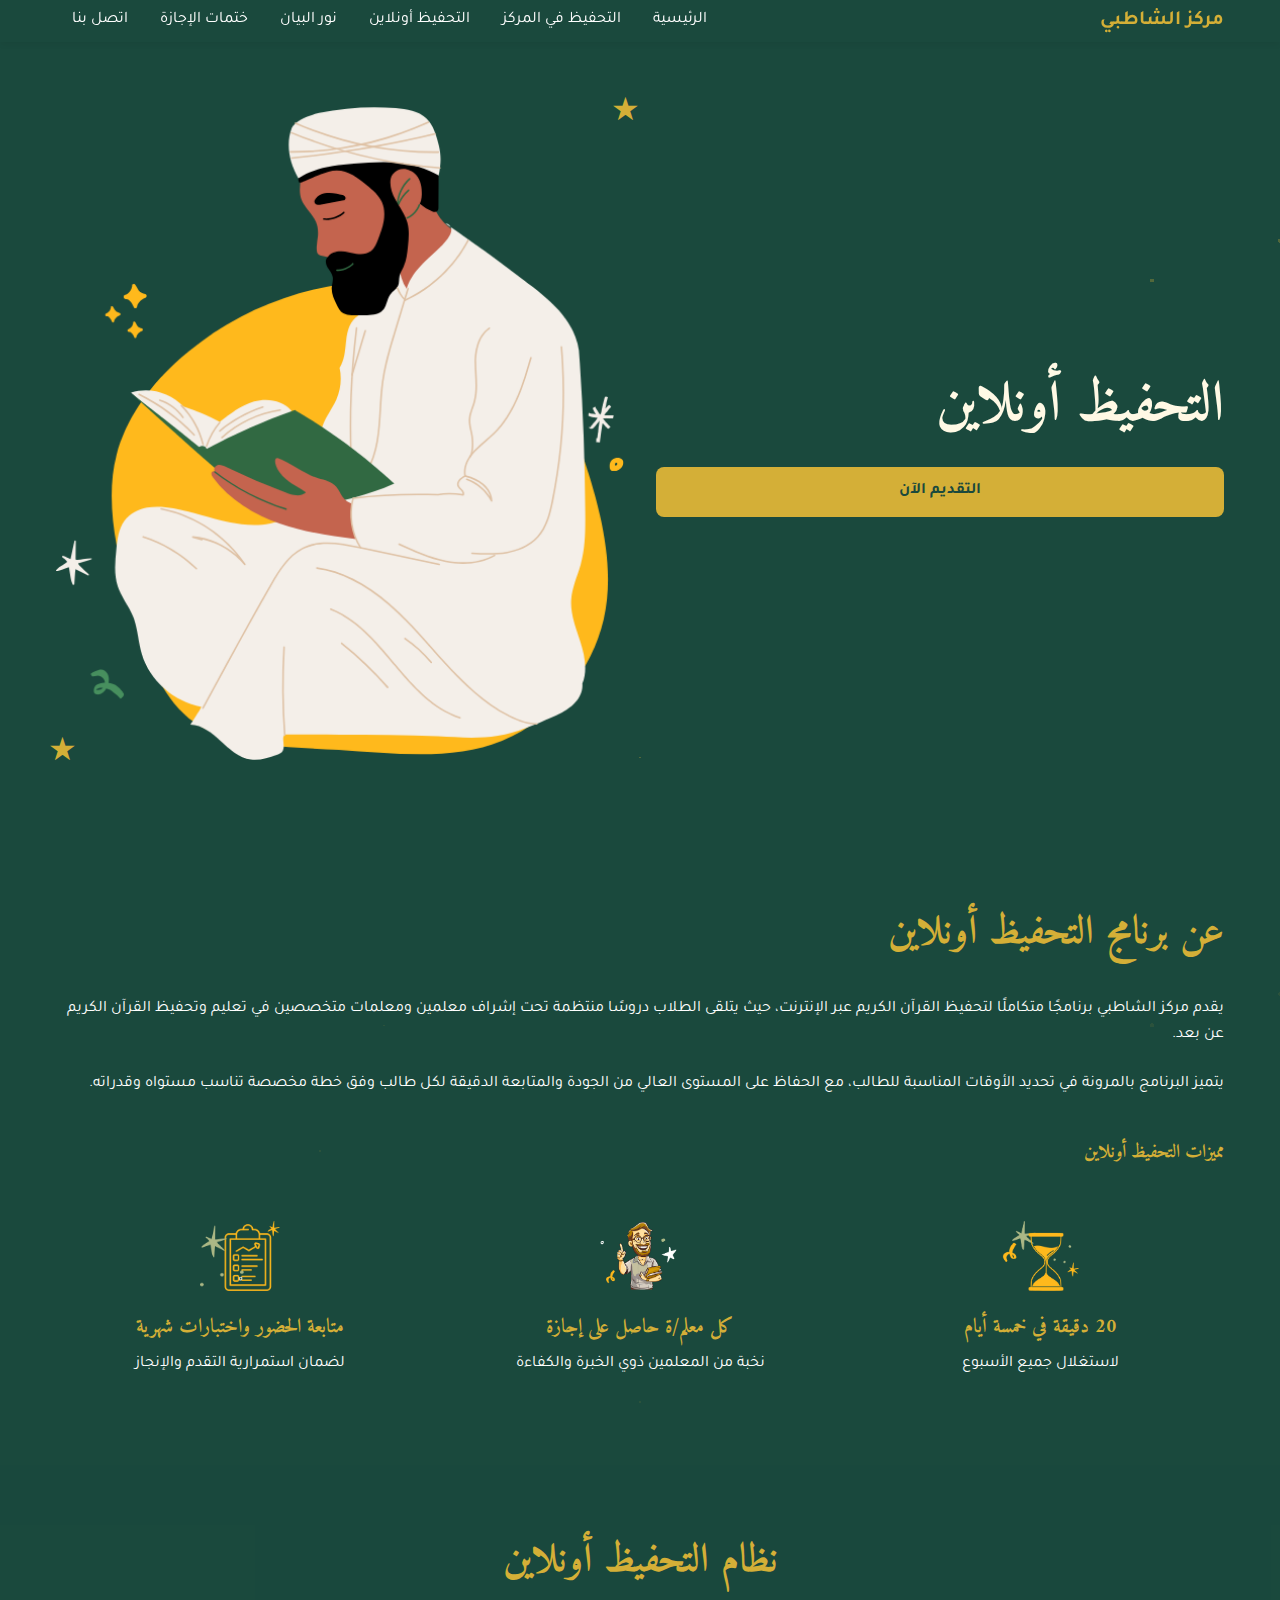
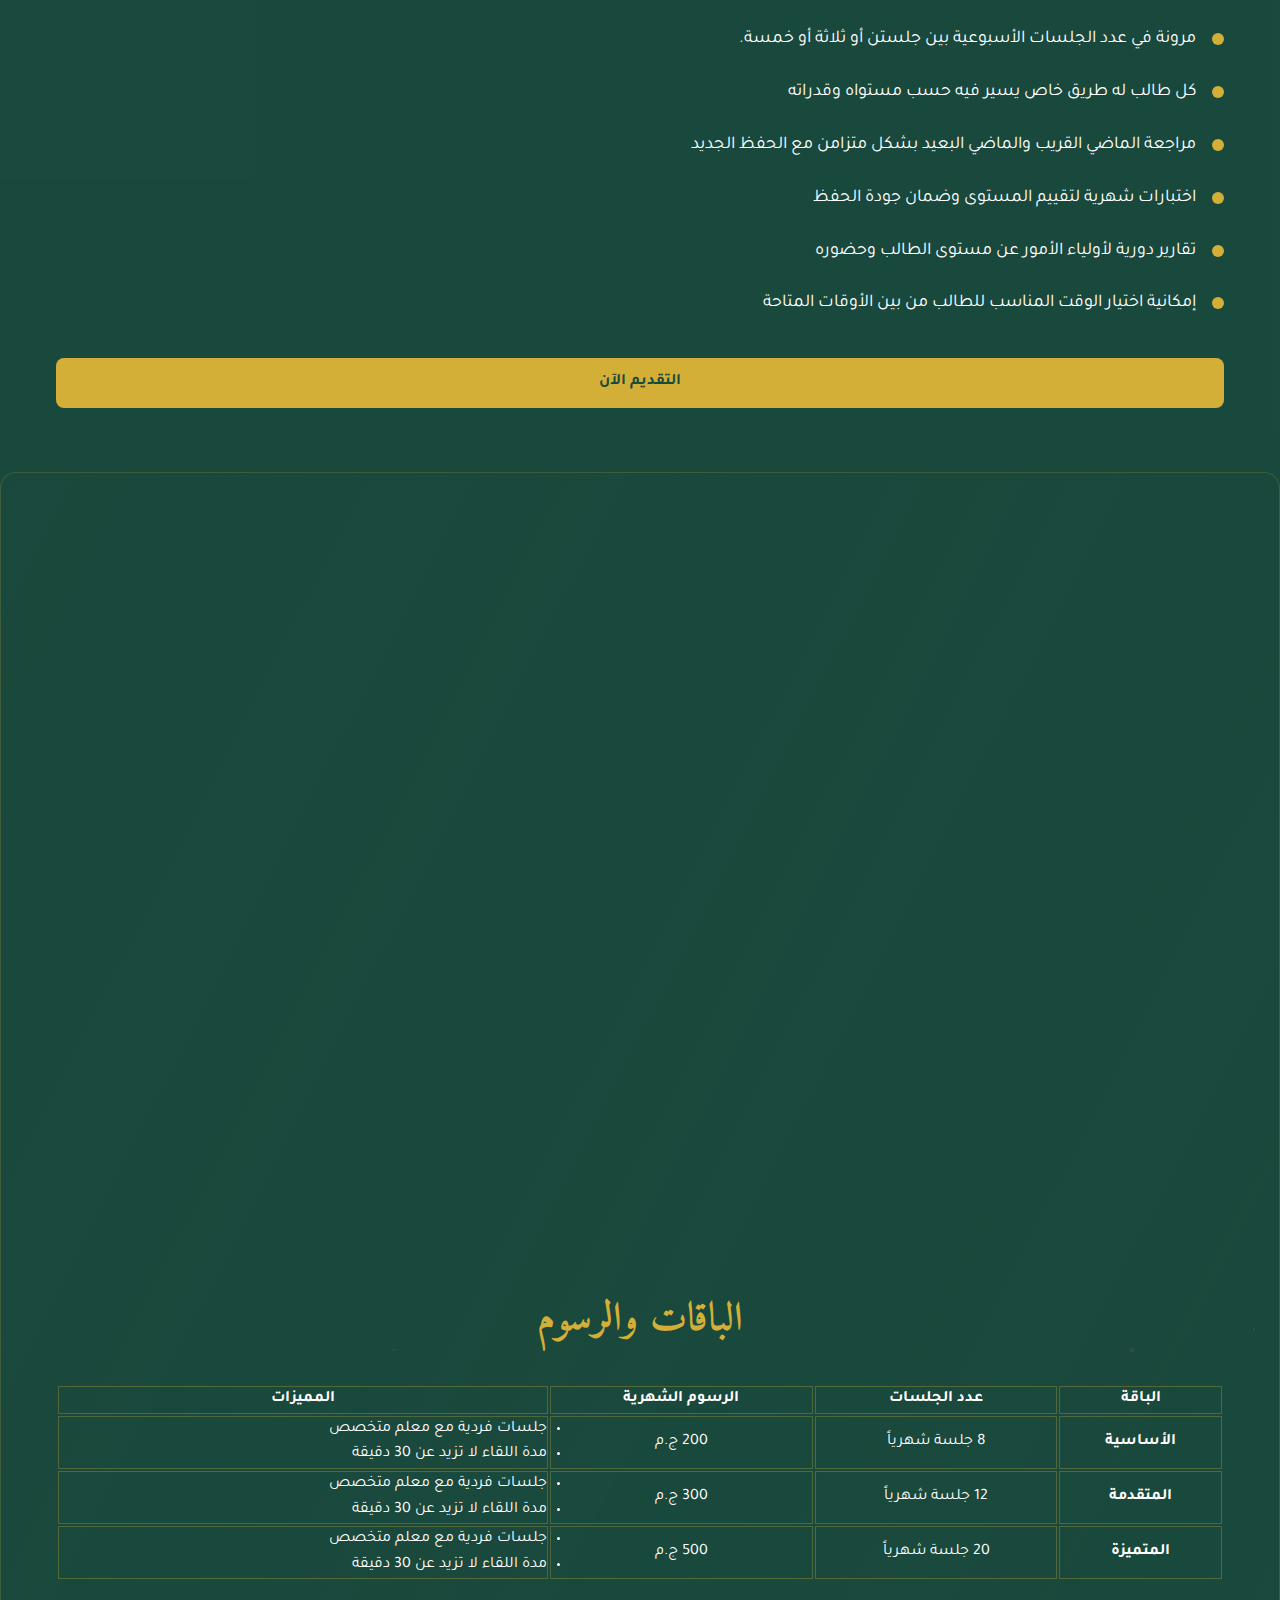
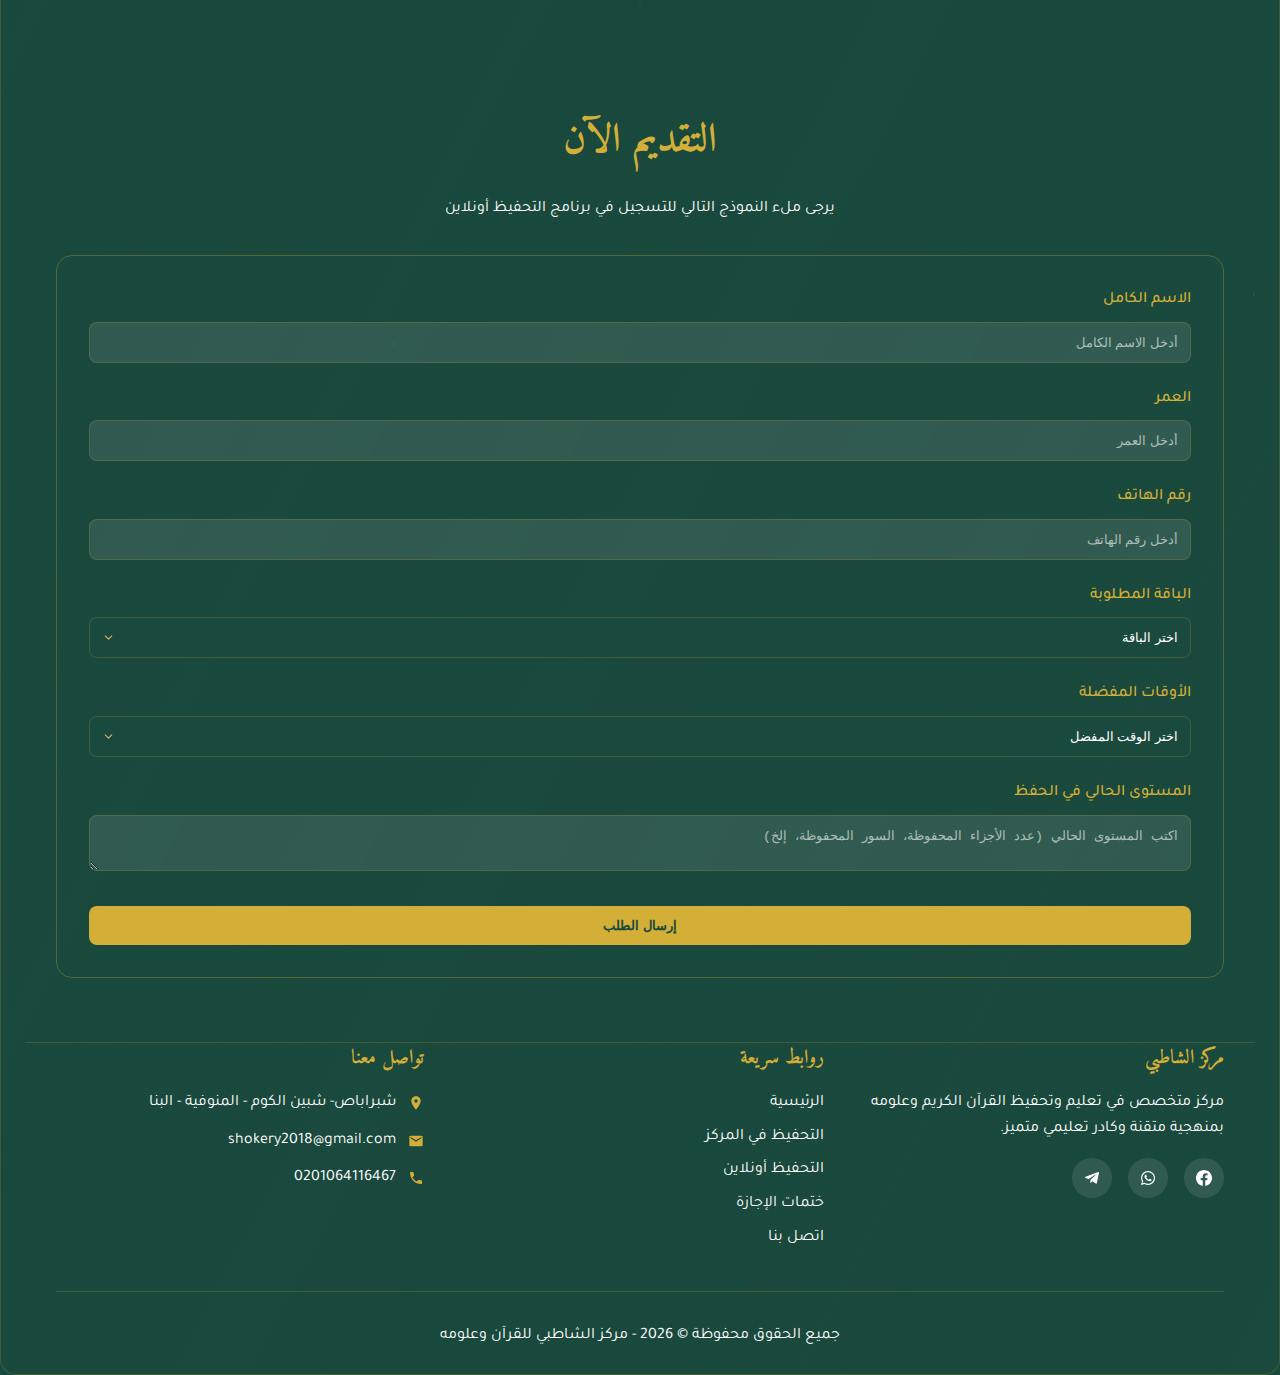
<file: online.html>
<!DOCTYPE html>
<html lang="ar" dir="rtl">
<head>
  <meta charset="UTF-8">
  <meta name="viewport" content="width=device-width, initial-scale=1.0">
  <title>التحفيظ أونلاين - مركز الشاطبي للقرآن وعلومه</title>
  <meta name="description" content="التحفيظ أونلاين في مركز الشاطبي للقرآن وعلومه - تعليم القرآن وتحفيظه" />
  <meta name="author" content="مركز الشاطبي" />
  <link rel="preconnect" href="https://fonts.googleapis.com">
  <link rel="preconnect" href="https://fonts.gstatic.com" crossorigin>
  <link href="https://fonts.googleapis.com/css2?family=Amiri:ital,wght@0,400;0,700;1,400&family=Tajawal:wght@400;500;700&display=swap" rel="stylesheet">
  <link rel="stylesheet" href="css/style.css">
</head>
<body>
  <div id="app">
    <!-- بداية القائمة -->
    <nav id="navbar" class="bg-shatby-green py-4 px-6 shadow-md">
      <div class="container">
        <div class="navbar-content">
          <a href="index.html" class="logo">
            <div class="text-xl font-bold text-shatby-gold rounded-2xl">مركز الشاطبي</div>
          </a>
          
          <div class="nav-links">
            <a href="index.html" class="nav-link">الرئيسية</a>
            <a href="in-person.html" class="nav-link">التحفيظ في المركز</a>
            <a href="online.html" class="nav-link">التحفيظ أونلاين</a>
            <a href="noor-albayan.html" class="nav-link">نور البيان</a>
            <a href="ijazat.html" class="nav-link">ختمات الإجازة</a>  
            <a href="contact.html" class="nav-link">اتصل بنا</a>
          </div>
          
          <button class="mobile-menu-button">
            <svg xmlns="http://www.w3.org/2000/svg" width="24" height="24" viewBox="0 0 24 24" fill="none" stroke="currentColor" stroke-width="2" stroke-linecap="round" stroke-linejoin="round">
              <line x1="3" y1="12" x2="21" y2="12"></line>
              <line x1="3" y1="6" x2="21" y2="6"></line>
              <line x1="3" y1="18" x2="21" y2="18"></line>
            </svg>
          </button>
        </div>
      </div>
    </nav>

    <div class="mobile-menu">
      <a href="index.html" class="mobile-link">الرئيسية</a>
      <a href="in-person.html" class="mobile-link">التحفيظ في المركز</a>
      <a href="online.html" class="mobile-link">التحفيظ أونلاين</a>
      <a href="noor-albayan.html" class="mobile-link">نور البيان</a>
      <a href="ijazat.html" class="mobile-link">ختمات الإجازة</a>
      <a href="contact.html" class="mobile-link">اتصل بنا</a>
        </div>
    
    <!-- قسم Hero -->
    <div id="hero" class="relative overflow-hidden py-16 md-py-24">
      <div class="star-background"></div>
      
      <div class="container relative z-10">
        <div class="hero-content">
          <div class="hero-text">
            <h1 class="heading-primary font-tajawal font-bold text-shatby-cream">التحفيظ أونلاين</h1>
            <a href="#apply-form" class="button-primary">التقديم الآن</a>
          </div>
          
          <div class="hero-image">
            <div class="relative animate-float">
              <img src="images/شيخ.png" alt="التحفيظ أونلاين" class="mx-auto max-w-full rounded-2xl object-fill" style="width: 150%; height: 120%;">
              <!-- زخارف -->
              <div class="star-decoration top-right">★</div>
              <div class="star-decoration bottom-left">★</div>
            </div>
          </div>
        </div>
      </div>
    </div>
    
    <!-- تفاصيل البرنامج -->
    <section class="section relative">
      <div class="star-background opacity-30"></div>
      <div class="container relative z-10">
        <h2 class="heading-secondary">عن برنامج التحفيظ أونلاين</h2>
        <div class="mt-8 text-lg">
          <p class="mb-6">
            يقدم مركز الشاطبي برنامجًا متكاملًا لتحفيظ القرآن الكريم عبر الإنترنت، حيث يتلقى الطلاب دروسًا منتظمة تحت إشراف معلمين ومعلمات متخصصين في تعليم وتحفيظ القرآن الكريم عن بعد.
          </p>
          <p class="mb-6">
            يتميز البرنامج بالمرونة في تحديد الأوقات المناسبة للطالب، مع الحفاظ على المستوى العالي من الجودة والمتابعة الدقيقة لكل طالب وفق خطة مخصصة تناسب مستواه وقدراته.
          </p>
        </div>
        
        <h3 class="text-2xl font-bold text-shatby-gold mt-10 mb-6">مميزات التحفيظ أونلاين</h3>
        <div class="services-columns">
          <div class="service-column">
            <div class="service-icon">
              <img alt="مدة الجلسة" src="images/وقت (2).png">
            </div>
            <h3 class="text-xl font-bold mb-2 text-shatby-gold">20 دقيقة في خمسة أيام</h3>
            <p>لاستغلال جميع الأسبوع</p>
          </div>
          
          <div class="service-column">
            <div class="service-icon">
              <img alt="المعلمين" src="images/معلم.png">
            </div>
            <h3 class="text-xl font-bold mb-2 text-shatby-gold">كل معلم/ة حاصل على إجازة</h3>
            <p>نخبة من المعلمين ذوي الخبرة والكفاءة</p>
          </div>
          
          <div class="service-column">
            <div class="service-icon">
              <img alt="المتابعة" src="images/متابعة.png">
            </div>
            <h3 class="text-xl font-bold mb-2 text-shatby-gold">متابعة الحضور واختبارات شهرية</h3>
            <p>لضمان استمرارية التقدم والإنجاز</p>
          </div>
        </div>
      </div>
    </section>
    
    <!-- نظام التحفيظ -->
    <section class="section relative bg-shatby-green-70">
      <div class="container relative z-10">
        <h2 class="heading-secondary text-center">نظام التحفيظ أونلاين</h2>
        <ul class="space-y-4 max-w-3xl mx-auto mt-8">
          <li class="feature-item">
            <div class="feature-item-dot"></div>
            <span> مرونة في عدد الجلسات الأسبوعية بين جلستن أو ثلاثة أو خمسة.</span>
          </li>
          <li class="feature-item">
            <div class="feature-item-dot"></div>
            <span>كل طالب له طريق خاص يسير فيه حسب مستواه وقدراته</span>
          </li>
          <li class="feature-item">
            <div class="feature-item-dot"></div>
            <span>مراجعة الماضي القريب والماضي البعيد بشكل متزامن مع الحفظ الجديد</span>
          </li>
          <li class="feature-item">
            <div class="feature-item-dot"></div>
            <span>اختبارات شهرية لتقييم المستوى وضمان جودة الحفظ</span>
          </li>
          <li class="feature-item">
            <div class="feature-item-dot"></div>
            <span>تقارير دورية لأولياء الأمور عن مستوى الطالب وحضوره</span>
          </li>
          <li class="feature-item">
            <div class="feature-item-dot"></div>
            <span>إمكانية اختيار الوقت المناسب للطالب من بين الأوقات المتاحة</span>
          </li>
        </ul>
        
        <div class="mt-10 text-center">
          <a href="#apply-form" class="button-primary">التقديم الآن</a>
        </div>
      </div>
    </section>
  <!-- قسم الفديو التعريفي  -->
  <div class="course-card">
    <div class="course-video">
      <iframe class="rounded-xl w-full aspect-video" 
              src="https://www.youtube.com/embed/JVToAoPNTVs?list=PLUkPq61Jnakku3DJD4on5dv6eEPo4j0nu"
              frameborder="0" 
              allow="accelerometer; autoplay; clipboard-write; encrypted-media; gyroscope; picture-in-picture" 
              allowfullscreen>
      </iframe>
    </div>
    <!-- الرسوم والباقات -->
    <section class="section relative">
      <div class="star-background opacity-30"></div>
      <div class="container relative z-10">
        <h2 class="heading-secondary text-center">الباقات والرسوم</h2>
        <div class="overflow-x-auto mt-8">
          <table class="w-full border-collapse">
            <thead>
              <tr class="bg-shatby-gold text-black">
                <th class="border border-shatby-gold-30 px-4 py-3">الباقة</th>
                <th class="border border-shatby-gold-30 px-4 py-3">عدد الجلسات</th>
                <th class="border border-shatby-gold-30 px-4 py-3">الرسوم الشهرية</th>
                <th class="border border-shatby-gold-30 px-4 py-3">المميزات</th>
              </tr>
            </thead>
            <tbody>
              <tr>
                <td class="border border-shatby-gold-30 px-4 py-3 text-center font-bold">الأساسية</td>
                <td class="border border-shatby-gold-30 px-4 py-3 text-center">8 جلسة شهرياً</td>
                <td class="border border-shatby-gold-30 px-4 py-3 text-center">200 ج.م</td>
                <td class="border border-shatby-gold-30 px-4 py-3">
                  <ul class="list-disc pr-5 text-sm">
                    <li>جلسات فردية مع معلم متخصص</li>
                    <li>مدة اللقاء لا تزيد عن 30 دقيقة</li>
                  </ul>
                </td>
              </tr>
              <tr class="bg-shatby-green-50">
                <td class="border border-shatby-gold-30 px-4 py-3 text-center font-bold">المتقدمة</td>
                <td class="border border-shatby-gold-30 px-4 py-3 text-center">12 جلسة شهرياً</td>
                <td class="border border-shatby-gold-30 px-4 py-3 text-center">300 ج.م</td>
                <td class="border border-shatby-gold-30 px-4 py-3">
                  <ul class="list-disc pr-5 text-sm">
                    <li>جلسات فردية مع معلم متخصص</li>
                    <li>مدة اللقاء لا تزيد عن 30 دقيقة</li>
                  </ul>
                </td>
              </tr>
              <tr>
                <td class="border border-shatby-gold-30 px-4 py-3 text-center font-bold">المتميزة</td>
                <td class="border border-shatby-gold-30 px-4 py-3 text-center">20 جلسة شهرياً</td>
                <td class="border border-shatby-gold-30 px-4 py-3 text-center">500 ج.م</td>
                <td class="border border-shatby-gold-30 px-4 py-3">
                  <ul class="list-disc pr-5 text-sm">
                    <li>جلسات فردية مع معلم متخصص</li>
                    <li>مدة اللقاء لا تزيد عن 30 دقيقة</li>
                  </ul>
                </td>
              </tr>
            </tbody>
          </table>
        </div>
      </div>
    </section>
    
    <!-- نموذج التسجيل -->
    <section id="apply-form" class="section relative">
      <div class="star-background opacity-30"></div>
      <div class="container relative z-10">
        <h2 class="heading-secondary text-center">التقديم الآن</h2>
        <p class="text-center text-lg mb-8">يرجى ملء النموذج التالي للتسجيل في برنامج التحفيظ أونلاين</p>
        
        <div class="max-w-2xl mx-auto bg-white/5 backdrop-blur-sm rounded-xl p-8 border border-shatby-gold-30">
          <form class="space-y-6" data-form-type="online-registration">
            <div class="grid md-grid-cols-2 gap-6">
              <div class="form-group">
                <label for="fullName">الاسم الكامل</label>
                <input 
                  type="text" 
                  id="fullName"
                  name="fullName"
                  class="form-input" 
                  placeholder="أدخل الاسم الكامل" 
                  required
                >
              </div>
              <div class="form-group">
                <label for="age">العمر</label>
                <input 
                  type="number" 
                  id="age"
                  name="age"
                  class="form-input" 
                  placeholder="أدخل العمر" 
                  required
                >
              </div>
            </div>
            
            <div class="grid md-grid-cols-2 gap-6">
              <div class="form-group">
                <label for="phone">رقم الهاتف</label>
                <input 
                  type="tel" 
                  id="phone"
                  name="phone"
                  class="form-input" 
                  dir="rtl"
                  style="text-align: right;"
                  placeholder="أدخل رقم الهاتف" 
                  required
                >
              </div>
             
            </div>
            
            <div class="form-group">
              <label for="package">الباقة المطلوبة</label>
              <select 
                id="package"
                name="package"
                class="form-input bg-transparent text-white"
                required
                style="background-color: #1A493D; option { background-color: #62745e; }"
              >
                <option value="" style="background-color: #1A493D;">اختر الباقة</option>
                <option value="basic" style="background-color: #1A493D;">الباقة الأساسية</option>
                <option value="advanced" style="background-color: #1A493D;">الباقة المتقدمة</option>
                <option value="premium" style="background-color: #1A493D;">الباقة المتميزة</option>
              </select>
            </div>
            
            <div class="form-group">
              <label for="preferredTime">الأوقات المفضلة</label>
              <select 
                id="preferredTime"
                name="preferredTime"
                class="form-input bg-transparent text-white"
                required
                style="background-color: #1A493D; option { background-color: #62745e; }"
              >
                <option value="" style="background-color: #1A493D;">اختر الوقت المفضل</option>
                <option value="morning" style="background-color: #1A493D;">الفترة الصباحية (9 صباحاً - 12 ظهراً)</option>
                <option value="afternoon" style="background-color: #1A493D;">فترة الظهيرة (1 - 4 عصراً)</option>
                <option value="evening" style="background-color: #1A493D;">الفترة المسائية (5 - 9 مساءً)</option>
              </select>
            </div>
            
            <div class="form-group">
              <label for="currentLevel">المستوى الحالي في الحفظ</label>
              <textarea 
                id="currentLevel"
                name="currentLevel"
                class="form-textarea" 
                placeholder="اكتب المستوى الحالي (عدد الأجزاء المحفوظة، السور المحفوظة، إلخ)"
                required
              ></textarea>
            </div>
            
            <div>
              <button 
                type="submit" 
                class="button-primary w-full"
              >
                إرسال الطلب
              </button>
            </div>
          </form>
        </div>
      </div>
    </section>
    
    <!-- تحديث السكريبت -->
    <script>
    document.addEventListener('DOMContentLoaded', function() {
      const form = document.querySelector('form[data-form-type="online-registration"]');
      
      if (form) {
        form.addEventListener('submit', function(e) {
          e.preventDefault();
          
          const formData = new FormData(form);
          const data = {
            fullName: formData.get('fullName'),
            age: formData.get('age'),
            phone: formData.get('phone'),
            email: formData.get('email'),
            package: formData.get('package'),
            preferredTime: formData.get('preferredTime'),
            currentLevel: formData.get('currentLevel')
          };
      
          const scriptURL = 'https://script.google.com/macros/s/AKfycbwFLO76LR2pahquSCdbLjDISq2bOtq_RoPMRGCy0UTLuR6wxKSWfvdIOxj04rTnojxcbA/exec';
          
          fetch(scriptURL, {
            method: 'POST',
            mode: 'no-cors',
            headers: {
              'Content-Type': 'application/json'
            },
            body: JSON.stringify(data)
          })
          .then(() => {
            alert('تم إرسال طلبك بنجاح! سنتواصل معك قريباً');
            form.reset();
          })
          .catch(error => {
            console.error('Error:', error);
            alert('حدث خطأ في إرسال الطلب. يرجى المحاولة مرة أخرى');
          });
        });
      }
    });
    </script>
    <!-- فوتر -
    <!-- فوتر -->
    <footer class="bg-shatby-green border-t border-shatby-gold-20 py-12">
      <div class="container">
        <div class="footer-grid">
          <div class="footer-about">
            <h3 class="text-shatby-gold text-xl font-bold mb-4">مركز الشاطبي</h3>
            <p class="mb-4">مركز متخصص في تعليم وتحفيظ القرآن الكريم وعلومه بمنهجية متقنة وكادر تعليمي متميز.</p>
            <div class="footer-social">
              <a href="https://web.facebook.com/profile.php?id=61560268700866&locale=ar_AR" class="social-link">
                <svg class="social-icon" xmlns="http://www.w3.org/2000/svg" viewBox="0 0 24 24">
                  <path d="M24 12.073c0-6.627-5.373-12-12-12s-12 5.373-12 12c0 5.99 4.388 10.954 10.125 11.854v-8.385H7.078v-3.47h3.047V9.43c0-3.007 1.792-4.669 4.533-4.669 1.312 0 2.686.235 2.686.235v2.953H15.83c-1.491 0-1.956.925-1.956 1.874v2.25h3.328l-.532 3.47h-2.796v8.385C19.612 23.027 24 18.062 24 12.073z" />
                </svg>
             
              <a href="https://chat.whatsapp.com/Jx1JAXA49epIho6M65nWfb" class="social-link">
                <svg class="social-icon" xmlns="http://www.w3.org/2000/svg" viewBox="0 0 448 512">
                  <path d="M380.9 97.1C339 55.1 283.2 32 223.9 32c-122.4 0-222 99.6-222 222 0 39.1 10.2 77.3 29.6 111L0 480l117.7-30.9c32.4 17.7 68.9 27 106.1 27h.1c122.3 0 224.1-99.6 224.1-222 0-59.3-25.2-115-67.1-157zm-157 341.6c-33.2 0-65.7-8.9-94-25.7l-6.7-4-69.8 18.3L72 359.2l-4.4-7c-18.5-29.4-28.2-63.3-28.2-98.2 0-101.7 82.8-184.5 184.6-184.5 49.3 0 95.6 19.2 130.4 54.1 34.8 34.9 56.2 81.2 56.1 130.5 0 101.8-84.9 184.6-186.6 184.6zm101.2-138.2c-5.5-2.8-32.8-16.2-37.9-18-5.1-1.9-8.8-2.8-12.5 2.8-3.7 5.6-14.3 18-17.6 21.8-3.2 3.7-6.5 4.2-12 1.4-32.6-16.3-54-29.1-75.5-66-5.7-9.8 5.7-9.1 16.3-30.3 1.8-3.7.9-6.9-.5-9.7-1.4-2.8-12.5-30.1-17.1-41.2-4.5-10.8-9.1-9.3-12.5-9.5-3.2-.2-6.9-.2-10.6-.2-3.7 0-9.7 1.4-14.8 6.9-5.1 5.6-19.4 19-19.4 46.3 0 27.3 19.9 53.7 22.6 57.4 2.8 3.7 39.1 59.7 94.8 83.8 35.2 15.2 49 16.5 66.6 13.9 10.7-1.6 32.8-13.4 37.4-26.4 4.6-13 4.6-24.1 3.2-26.4-1.3-2.5-5-3.9-10.5-6.6z" />
                </svg>
              </a>
              <a href="https://t.me/elshtpy" class="social-link">
                <svg class="social-icon" xmlns="http://www.w3.org/2000/svg" viewBox="0 0 448 512">
                  <path d="M446.7 98.6l-67.6 318.8c-5.1 22.5-18.4 28.1-37.3 17.5l-103-75.9-49.7 47.8c-5.5 5.5-10.1 10.1-20.7 10.1l7.4-104.9 190.9-172.5c8.3-7.4-1.8-11.5-12.9-4.1L117.8 284 16.2 252.2c-22.1-6.9-22.5-22.1 4.6-32.7L418.2 66.4c18.4-6.9 34.5 4.1 28.5 32.2z" />
                </svg>
              </a>
            </div>
          </div>
          <div class="footer-links">
            <h3 class="text-shatby-gold text-xl font-bold mb-4">روابط سريعة</h3>
            <ul class="footer-nav">
              <li>
                <a href="index.html" class="footer-link">الرئيسية</a>
              </li>
              <li>
                <a href="in-person.html" class="footer-link">التحفيظ في المركز</a>
              </li>
              <li>
                <a href="online.html" class="footer-link">التحفيظ أونلاين</a>
              </li>
              
               <li>
                <a href="ijazat.html" class="footer-link">ختمات الإجازة</a>
              </li>
              <li>
                <a href="contact.html" class="footer-link">اتصل بنا</a>
              </li>
            </ul>
          </div>
          <div class="footer-contact">
            <h3 class="text-shatby-gold text-xl font-bold mb-4">تواصل معنا</h3>
            <div class="contact-info">
              <div class="contact-item">
                <svg class="contact-icon" viewBox="0 0 24 24" fill="currentColor">
                  <path d="M12 2C8.13 2 5 5.13 5 9c0 5.25 7 13 7 13s7-7.75 7-13c0-3.87-3.13-7-7-7zm0 9.5c-1.38 0-2.5-1.12-2.5-2.5s1.12-2.5 2.5-2.5 2.5 1.12 2.5 2.5-1.12 2.5-2.5 2.5z" />
                </svg>
                <p>شبراباص- شبين الكوم - المنوفية - البنا</p>
              </div>
              <div class="contact-item">
                <svg class="contact-icon" viewBox="0 0 24 24" fill="currentColor">
                  <path d="M20 4H4c-1.1 0-1.99.9-1.99 2L2 18c0 1.1.9 2 2 2h16c1.1 0 2-.9 2-2V6c0-1.1-.9-2-2-2zm0 4l-8 5-8-5V6l8 5 8-5v2z" />
                </svg>
                <p>shokery2018@gmail.com</p>
              </div>
              <div class="contact-item">
                <svg class="contact-icon" viewBox="0 0 24 24" fill="currentColor">
                  <path d="M6.62 10.79c1.44 2.83 3.76 5.14 6.59 6.59l2.2-2.2c.27-.27.67-.36 1.02-.24 1.12.37 2.33.57 3.57.57.55 0 1 .45 1 1V20c0 .55-.45 1-1 1-9.39 0-17-7.61-17-17 0-.55.45-1 1-1h3.5c.55 0 1 .45 1 1 0 1.25.2 2.45.57 3.57.11.35.03.74-.25 1.02l-2.2 2.2z" />
                </svg>
                <p dir="ltr">0201064116467</p>
              </div>
            </div>
          </div>
        </div>
        <div class="border-t border-shatby-gold-20 mt-8 pt-8 text-center">
          <p>جميع الحقوق محفوظة © <span id="current-year"></span> - مركز الشاطبي للقرآن وعلومه</p>
        </div>
      </div>
    </footer>
  </div>

  <!-- نوافذ منبثقة للإشعارات -->
  <div id="toast-container" class="toast-container"></div>

  <!-- جافاسكريبت -->
   <!-- جافاسكريبت -->
  <script src="js/script.js"></script>
</body>
</html>
</file>
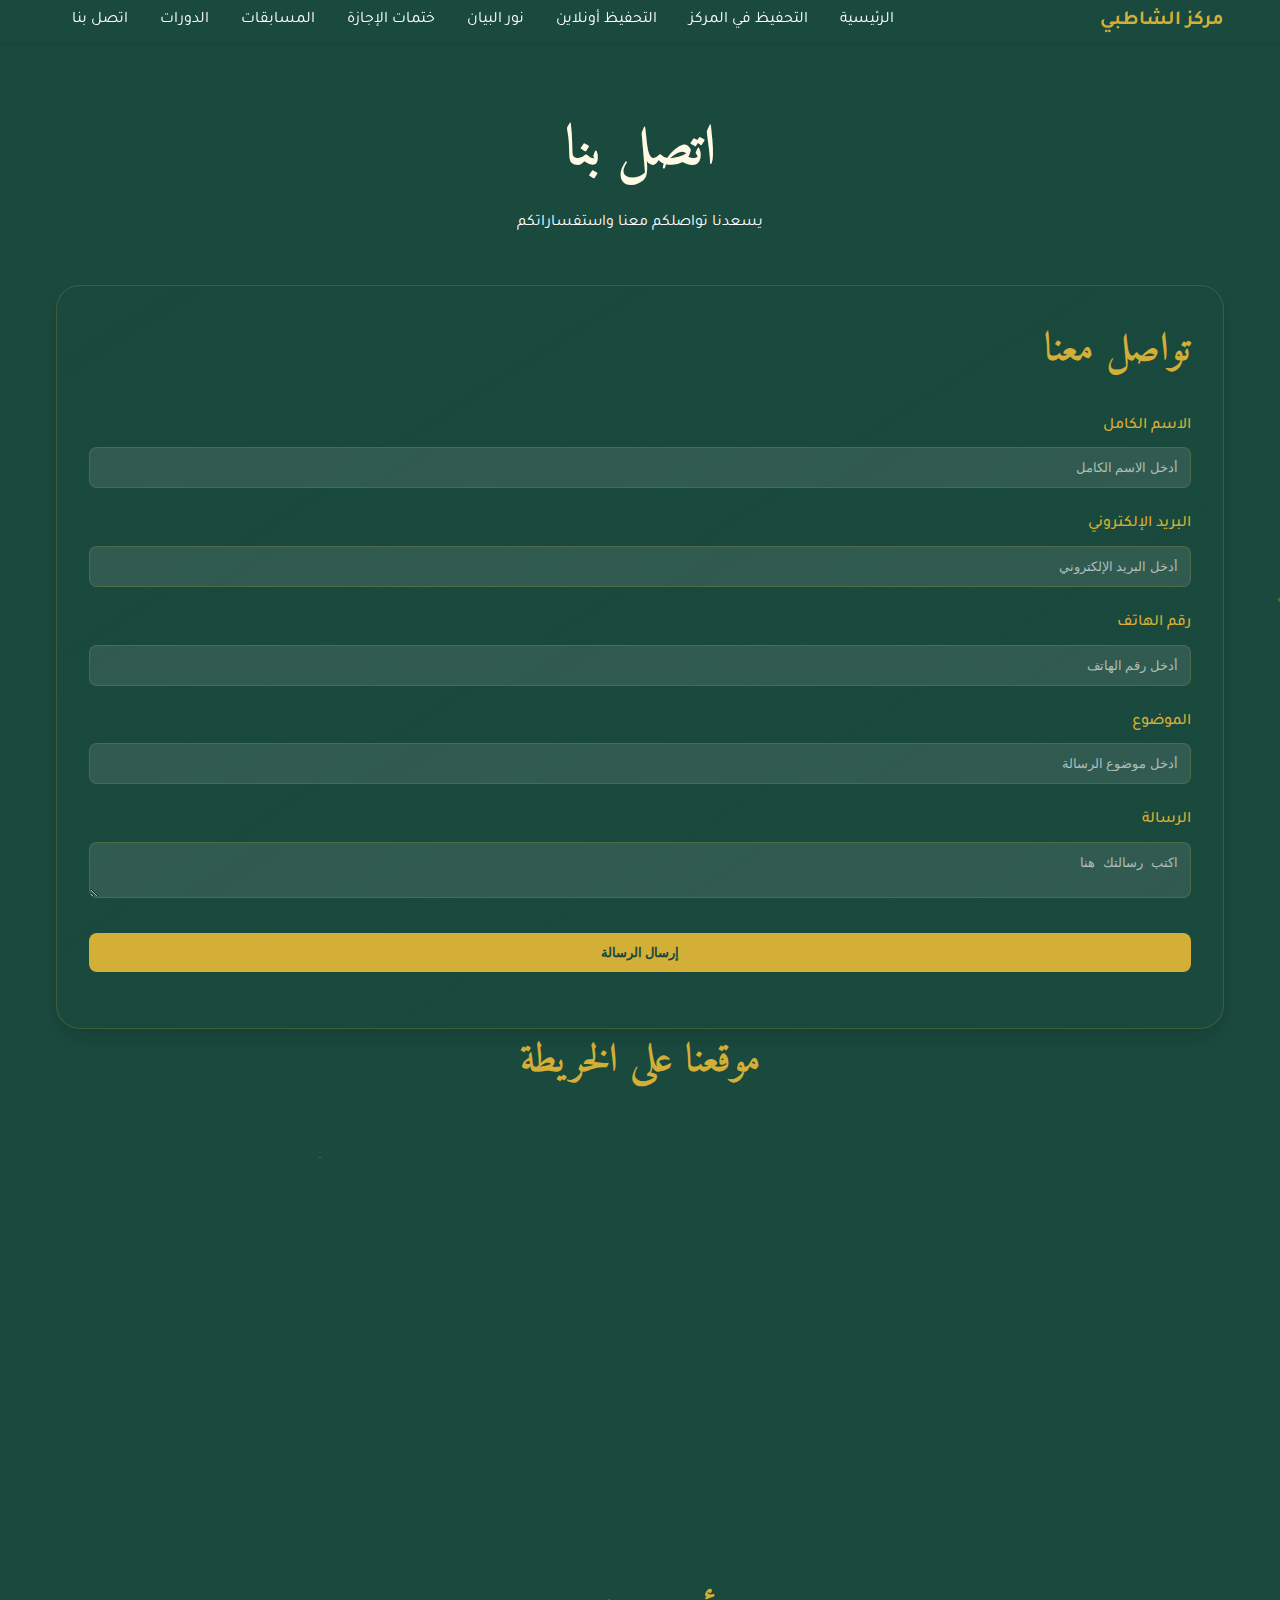
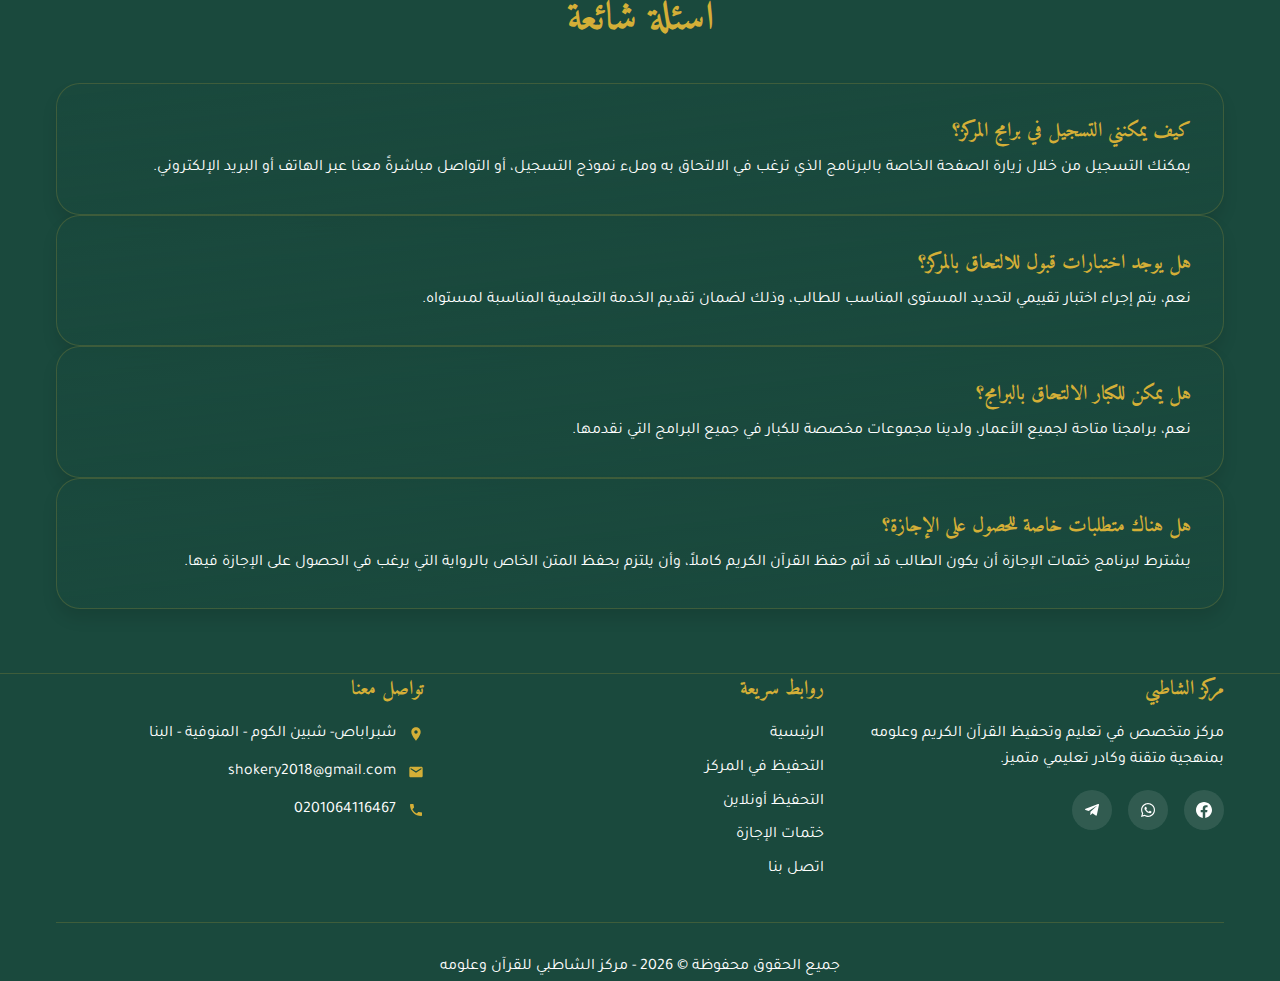
<file: 5/contact.html>
<!DOCTYPE html>
<html lang="ar" dir="rtl">
<head>
  <meta charset="UTF-8">
  <meta name="viewport" content="width=device-width, initial-scale=1.0">
  <title>اتصل بنا - مركز الشاطبي للقرآن وعلومه</title>
  <meta name="description" content="تواصل مع مركز الشاطبي للقرآن وعلومه" />
  <meta name="author" content="مركز الشاطبي" />
  <link rel="preconnect" href="https://fonts.googleapis.com">
  <link rel="preconnect" href="https://fonts.gstatic.com" crossorigin>
  <link href="https://fonts.googleapis.com/css2?family=Amiri:ital,wght@0,400;0,700;1,400&family=Tajawal:wght@400;500;700&display=swap" rel="stylesheet">
  <link rel="stylesheet" href="css/style.css">
</head>
<body>
  <div id="app">
    <!-- بداية القائمة -->
    <nav id="navbar" class="bg-shatby-green py-4 px-6 shadow-md">
      <div class="container">
        <div class="navbar-content">
          <a href="index.html" class="logo">
            <div class="text-xl font-bold text-shatby-gold rounded-2xl">مركز الشاطبي</div>
          </a>
          
          <div class="nav-links">
            <a href="index.html" class="nav-link">الرئيسية</a>
            <a href="in-person.html" class="nav-link">التحفيظ في المركز</a>
            <a href="online.html" class="nav-link">التحفيظ أونلاين</a>
            <a href="noor-albayan.html" class="nav-link">نور البيان</a>
            <a href="ijazat.html" class="nav-link">ختمات الإجازة</a>
            <a href="competitions.html" class="nav-link">المسابقات </a>
            <a href="courses.html" class="nav-link">الدورات </a>  
          
            
            <a href="contact.html" class="nav-link">اتصل بنا</a>
          </div>
          
          <button class="mobile-menu-button">
            <svg xmlns="http://www.w3.org/2000/svg" width="24" height="24" viewBox="0 0 24 24" fill="none" stroke="currentColor" stroke-width="2" stroke-linecap="round" stroke-linejoin="round">
              <line x1="3" y1="12" x2="21" y2="12"></line>
              <line x1="3" y1="6" x2="21" y2="6"></line>
              <line x1="3" y1="18" x2="21" y2="18"></line>
            </svg>
          </button>
        </div>
      </div>
    </nav>

    <div class="mobile-menu">
      <a href="index.html" class="mobile-link">الرئيسية</a>
      <a href="in-person.html" class="mobile-link">التحفيظ في المركز</a>
      <a href="online.html" class="mobile-link">التحفيظ أونلاين</a>
      <a href="noor-albayan.html" class="mobile-link">نور البيان</a>
      <a href="ijazat.html" class="mobile-link">ختمات الإجازة</a>
      <a href="contact.html" class="mobile-link">اتصل بنا</a>
        </div>
    
    <!-- قسم اتصل بنا -->
    <section class="section relative">
      <div class="star-background"></div>
      <div class="container relative z-10">
        <h1 class="heading-primary text-center">اتصل بنا</h1>
        <p class="text-center text-lg mb-12">يسعدنا تواصلكم معنا واستفساراتكم</p>
        
        <div class="grid grid-cols-1 md-grid-cols-2 gap-12">
          <div class="card-highlight">
            <h2 class="heading-secondary mb-8">تواصل معنا</h2>
            
            <form class="space-y-6" data-form-type="contact">
              <div class="form-group">
                <label for="fullName">الاسم الكامل</label>
                <input 
                  type="text" 
                  id="fullName"
                  name="fullName"
                  class="form-input" 
                  placeholder="أدخل الاسم الكامل" 
                  required
                >
              </div>
              
              <div class="form-group">
                <label for="email">البريد الإلكتروني</label>
                <input 
                  type="email" 
                  id="email"
                  name="email"
                  class="form-input" 
                  placeholder="أدخل البريد الإلكتروني" 
                  required
                >
              </div>
              
              <div class="form-group">
                <label for="phone">رقم الهاتف</label>
                <input 
                  type="tel" 
                  id="phone"
                  name="phone"
                  class="form-input"
                  dir="rtl" 
                  placeholder="أدخل رقم الهاتف" 
                  required
                >
              </div>
              
              <div class="form-group">
                <label for="subject">الموضوع</label>
                <input 
                  type="text" 
                  id="subject"
                  name="subject"
                  class="form-input" 
                  placeholder="أدخل موضوع الرسالة" 
                  required
                >
              </div>
              
              <div class="form-group">
                <label for="message">الرسالة</label>
                <textarea 
                  id="message"
                  name="message"
                  class="form-textarea" 
                  placeholder="اكتب رسالتك هنا"
                  required
                ></textarea>
              </div>
              
              <div class="form-group">
                <button 
                  type="submit" 
                  class="button-primary w-full"
                >
                  إرسال الرسالة
                </button>
              </div>
            </form>
          </div>
          
        
    <script>
      const form = document.querySelector('form[data-form-type="contact"]');
      form.addEventListener('submit', e => {
        e.preventDefault();
        
        const formData = new FormData(form);
        const data = {
          fullName: formData.get('fullName'),
          email: formData.get('email'),
          phone: formData.get('phone'),
          subject: formData.get('subject'),
          message: formData.get('message')
        };

        // رابط تطبيق Google Apps Script
        const scriptURL = 'https://script.google.com/macros/s/AKfycbzz79MALn0DNecs3rKSgh5ICtCwODhFrWmNKkmpwTvL_YXsM9BGFPzYCEBuICs_rTX3Gw/exec';
        fetch(scriptURL, {
          method: 'POST',
          mode: 'no-cors',
          headers: {
            'Content-Type': 'application/json'
          },
          body: JSON.stringify(data)
        })
        .then(() => {
          alert('تم إرسال رسالتك بنجاح! سنتواصل معك قريباً');
          form.reset();
        })
        .catch(error => {
          console.error('Error:', error);
          alert('حدث خطأ في إرسال الرسالة. يرجى المحاولة مرة أخرى');
        });
      });
    </script>
    
        <!-- خريطة -->
        <div class="mt-16">
          <h2 class="heading-secondary text-center mb-8">موقعنا على الخريطة</h2>
          <div class="map-container">
            <iframe 
              src="https://www.google.com/maps/embed?pb=!1m18!1m12!1m3!1d221156.43098004493!2d30.848197241580324!3d30.614541730388363!2m3!1f0!2f0!3f0!3m2!1i1024!2i768!4f13.1!3m3!1m2!1s0x14f7de605ee9d8d9%3A0x56e20728078f1ad7!2z2LTYqNix2KfYqNin2LXYjCDYtNio2YrZhiDYp9mE2YPZiNmFINin2YTZhS3Zhdin2YHYuNipINin2YTZhdmG2YjZgdmK2KfYjCDZhdi12LE!5e0!3m2!1sar!2s!4v1681825286529!5m2!1sar!2s" 
              width="100%" 
              height="450" 
              style="border:0;" 
              allowfullscreen="" 
              loading="lazy" 
              referrerpolicy="no-referrer-when-downgrade">
            </iframe>
          </div>
        </div>
        
        <!-- أسئلة شائعة -->
        <div class="mt-16">
          <h2 class="heading-secondary text-center mb-8">أسئلة شائعة</h2>
          <div class="max-w-3xl mx-auto">
            <div class="space-y-6">
              <div class="card-highlight">
                <h3 class="text-xl font-bold text-shatby-gold mb-2">كيف يمكنني التسجيل في برامج المركز؟</h3>
                <p>يمكنك التسجيل من خلال زيارة الصفحة الخاصة بالبرنامج الذي ترغب في الالتحاق به وملء نموذج التسجيل، أو التواصل مباشرةً معنا عبر الهاتف أو البريد الإلكتروني.</p>
              </div>
              
              <div class="card-highlight">
                <h3 class="text-xl font-bold text-shatby-gold mb-2">هل يوجد اختبارات قبول للالتحاق بالمركز؟</h3>
                <p>نعم، يتم إجراء اختبار تقييمي لتحديد المستوى المناسب للطالب، وذلك لضمان تقديم الخدمة التعليمية المناسبة لمستواه.</p>
              </div>
              
              <div class="card-highlight">
                <h3 class="text-xl font-bold text-shatby-gold mb-2">هل يمكن للكبار الالتحاق بالبرامج؟</h3>
                <p>نعم، برامجنا متاحة لجميع الأعمار، ولدينا مجموعات مخصصة للكبار في جميع البرامج التي نقدمها.</p>
              </div>
              
              <div class="card-highlight">
                <h3 class="text-xl font-bold text-shatby-gold mb-2">هل هناك متطلبات خاصة للحصول على الإجازة؟</h3>
                <p>يشترط لبرنامج ختمات الإجازة أن يكون الطالب قد أتم حفظ القرآن الكريم كاملاً، وأن يلتزم بحفظ المتن الخاص بالرواية التي يرغب في الحصول على الإجازة فيها.</p>
              </div>
            </div>
          </div>
        </div>
      </div>
    </section>
    
    <!-- فوتر -->
    <footer class="bg-shatby-green border-t border-shatby-gold-20 py-12">
      <div class="container">
        <div class="footer-grid">
          <div class="footer-about">
            <h3 class="text-shatby-gold text-xl font-bold mb-4">مركز الشاطبي</h3>
            <p class="mb-4">مركز متخصص في تعليم وتحفيظ القرآن الكريم وعلومه بمنهجية متقنة وكادر تعليمي متميز.</p>
            <div class="footer-social">
              <a href="https://web.facebook.com/profile.php?id=61560268700866&locale=ar_AR" class="social-link">
                <svg class="social-icon" xmlns="http://www.w3.org/2000/svg" viewBox="0 0 24 24">
                  <path d="M24 12.073c0-6.627-5.373-12-12-12s-12 5.373-12 12c0 5.99 4.388 10.954 10.125 11.854v-8.385H7.078v-3.47h3.047V9.43c0-3.007 1.792-4.669 4.533-4.669 1.312 0 2.686.235 2.686.235v2.953H15.83c-1.491 0-1.956.925-1.956 1.874v2.25h3.328l-.532 3.47h-2.796v8.385C19.612 23.027 24 18.062 24 12.073z" />
                </svg>
             
              <a href="https://chat.whatsapp.com/Jx1JAXA49epIho6M65nWfb" class="social-link">
                <svg class="social-icon" xmlns="http://www.w3.org/2000/svg" viewBox="0 0 448 512">
                  <path d="M380.9 97.1C339 55.1 283.2 32 223.9 32c-122.4 0-222 99.6-222 222 0 39.1 10.2 77.3 29.6 111L0 480l117.7-30.9c32.4 17.7 68.9 27 106.1 27h.1c122.3 0 224.1-99.6 224.1-222 0-59.3-25.2-115-67.1-157zm-157 341.6c-33.2 0-65.7-8.9-94-25.7l-6.7-4-69.8 18.3L72 359.2l-4.4-7c-18.5-29.4-28.2-63.3-28.2-98.2 0-101.7 82.8-184.5 184.6-184.5 49.3 0 95.6 19.2 130.4 54.1 34.8 34.9 56.2 81.2 56.1 130.5 0 101.8-84.9 184.6-186.6 184.6zm101.2-138.2c-5.5-2.8-32.8-16.2-37.9-18-5.1-1.9-8.8-2.8-12.5 2.8-3.7 5.6-14.3 18-17.6 21.8-3.2 3.7-6.5 4.2-12 1.4-32.6-16.3-54-29.1-75.5-66-5.7-9.8 5.7-9.1 16.3-30.3 1.8-3.7.9-6.9-.5-9.7-1.4-2.8-12.5-30.1-17.1-41.2-4.5-10.8-9.1-9.3-12.5-9.5-3.2-.2-6.9-.2-10.6-.2-3.7 0-9.7 1.4-14.8 6.9-5.1 5.6-19.4 19-19.4 46.3 0 27.3 19.9 53.7 22.6 57.4 2.8 3.7 39.1 59.7 94.8 83.8 35.2 15.2 49 16.5 66.6 13.9 10.7-1.6 32.8-13.4 37.4-26.4 4.6-13 4.6-24.1 3.2-26.4-1.3-2.5-5-3.9-10.5-6.6z" />
                </svg>
              </a>
              <a href="https://t.me/elshtpy" class="social-link">
                <svg class="social-icon" xmlns="http://www.w3.org/2000/svg" viewBox="0 0 448 512">
                  <path d="M446.7 98.6l-67.6 318.8c-5.1 22.5-18.4 28.1-37.3 17.5l-103-75.9-49.7 47.8c-5.5 5.5-10.1 10.1-20.7 10.1l7.4-104.9 190.9-172.5c8.3-7.4-1.8-11.5-12.9-4.1L117.8 284 16.2 252.2c-22.1-6.9-22.5-22.1 4.6-32.7L418.2 66.4c18.4-6.9 34.5 4.1 28.5 32.2z" />
                </svg>
              </a>
            </div>
          </div>
          <div class="footer-links">
            <h3 class="text-shatby-gold text-xl font-bold mb-4">روابط سريعة</h3>
            <ul class="footer-nav">
              <li>
                <a href="index.html" class="footer-link">الرئيسية</a>
              </li>
              <li>
                <a href="in-person.html" class="footer-link">التحفيظ في المركز</a>
              </li>
              <li>
                <a href="online.html" class="footer-link">التحفيظ أونلاين</a>
              </li>
              
               <li>
                <a href="ijazat.html" class="footer-link">ختمات الإجازة</a>
              </li>
              <li>
                <a href="contact.html" class="footer-link">اتصل بنا</a>
              </li>
            </ul>
          </div>
          <div class="footer-contact">
            <h3 class="text-shatby-gold text-xl font-bold mb-4">تواصل معنا</h3>
            <div class="contact-info">
              <div class="contact-item">
                <svg class="contact-icon" viewBox="0 0 24 24" fill="currentColor">
                  <path d="M12 2C8.13 2 5 5.13 5 9c0 5.25 7 13 7 13s7-7.75 7-13c0-3.87-3.13-7-7-7zm0 9.5c-1.38 0-2.5-1.12-2.5-2.5s1.12-2.5 2.5-2.5 2.5 1.12 2.5 2.5-1.12 2.5-2.5 2.5z" />
                </svg>
                <p>شبراباص- شبين الكوم - المنوفية - البنا</p>
              </div>
              <div class="contact-item">
                <svg class="contact-icon" viewBox="0 0 24 24" fill="currentColor">
                  <path d="M20 4H4c-1.1 0-1.99.9-1.99 2L2 18c0 1.1.9 2 2 2h16c1.1 0 2-.9 2-2V6c0-1.1-.9-2-2-2zm0 4l-8 5-8-5V6l8 5 8-5v2z" />
                </svg>
                <p>shokery2018@gmail.com</p>
              </div>
              <div class="contact-item">
                <svg class="contact-icon" viewBox="0 0 24 24" fill="currentColor">
                  <path d="M6.62 10.79c1.44 2.83 3.76 5.14 6.59 6.59l2.2-2.2c.27-.27.67-.36 1.02-.24 1.12.37 2.33.57 3.57.57.55 0 1 .45 1 1V20c0 .55-.45 1-1 1-9.39 0-17-7.61-17-17 0-.55.45-1 1-1h3.5c.55 0 1 .45 1 1 0 1.25.2 2.45.57 3.57.11.35.03.74-.25 1.02l-2.2 2.2z" />
                </svg>
                <p dir="ltr">0201064116467</p>
              </div>
            </div>
          </div>
        </div>
        <div class="border-t border-shatby-gold-20 mt-8 pt-8 text-center">
          <p>جميع الحقوق محفوظة © <span id="current-year"></span> - مركز الشاطبي للقرآن وعلومه</p>
        </div>
      </div>
    </footer>
  </div>

  <!-- نوافذ منبثقة للإشعارات -->
  <div id="toast-container" class="toast-container"></div>

  <!-- جافاسكريبت -->
  <script src="js/script.js"></script>
</body>
</html>
</file>
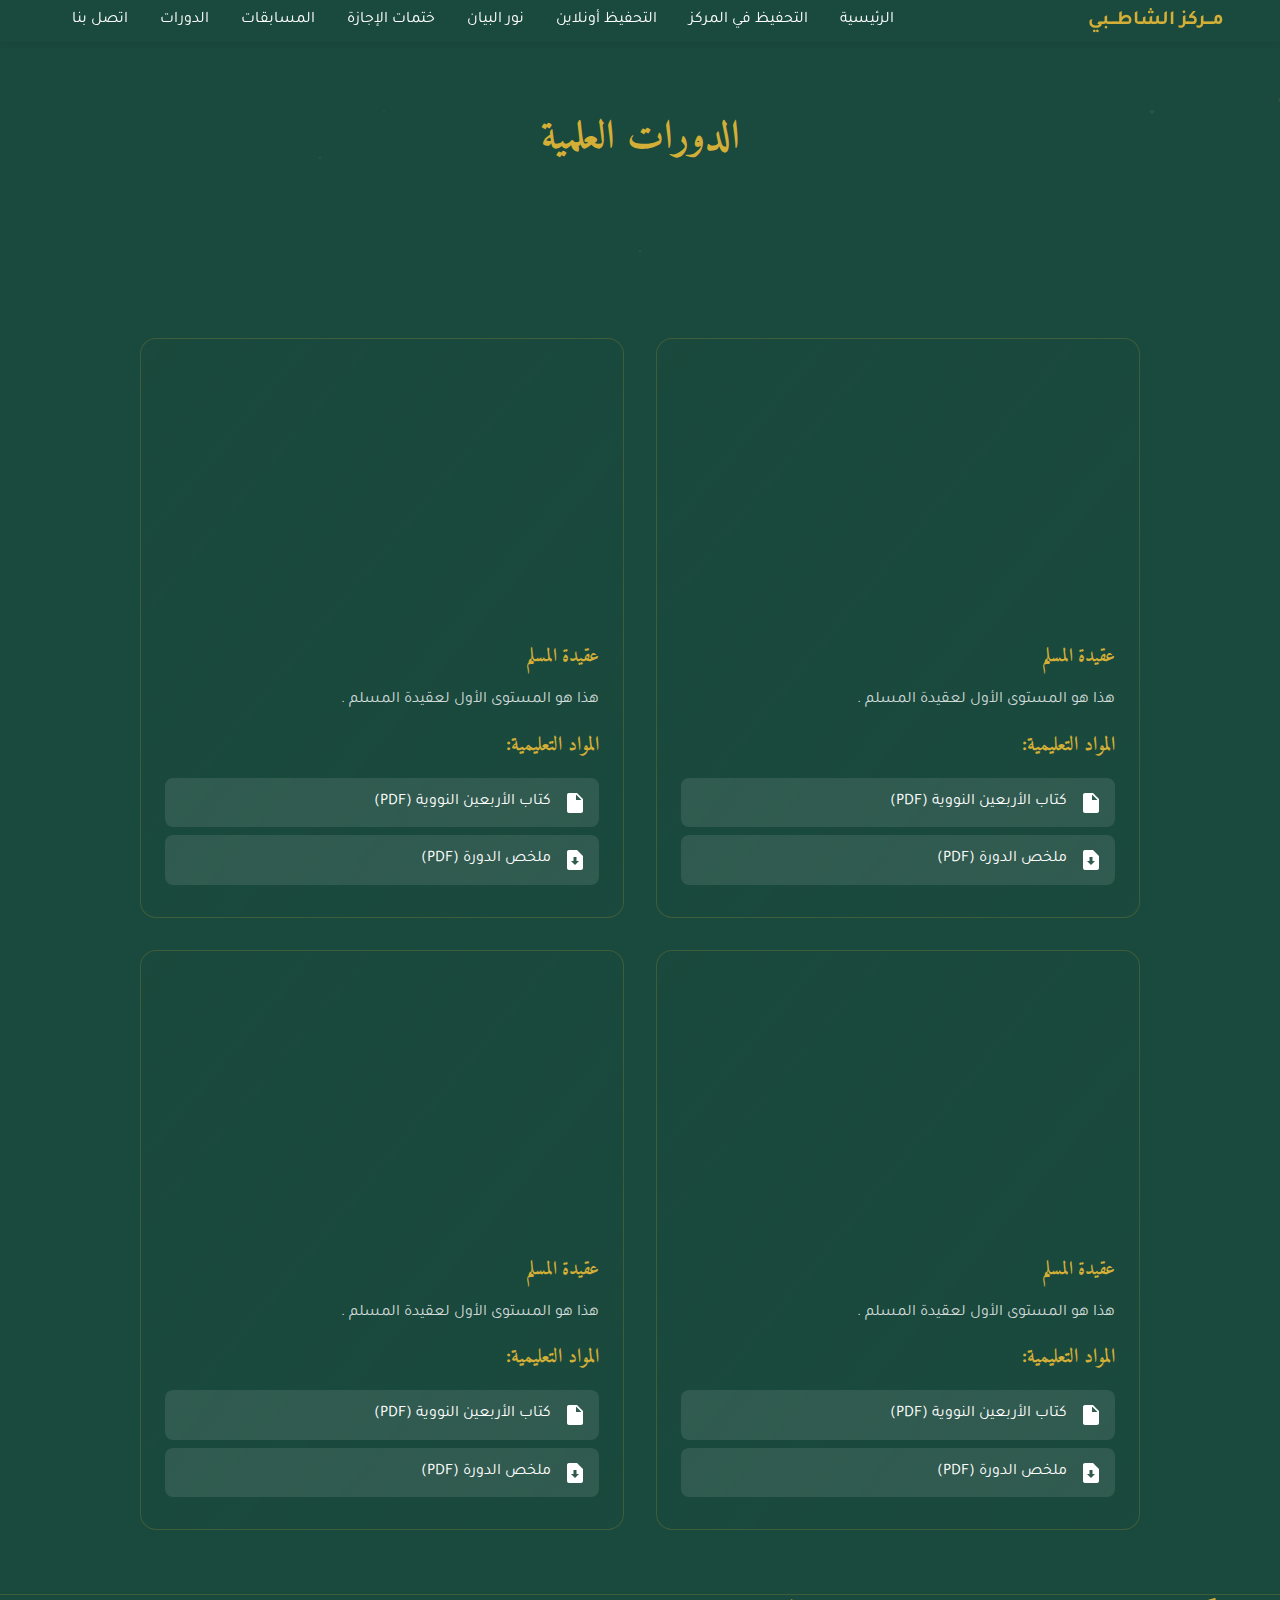
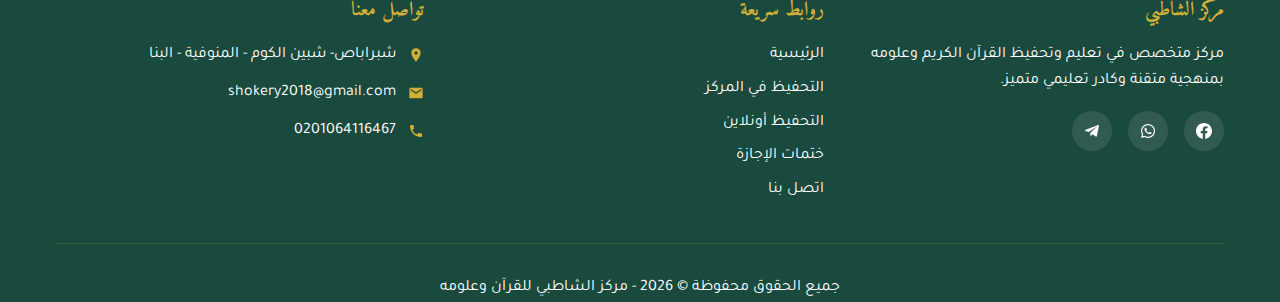
<file: 5/courses.html>
<!DOCTYPE html>
<html lang="ar" dir="rtl">
<head>
  <meta charset="UTF-8">
  <meta name="viewport" content="width=device-width, initial-scale=1.0">
  <title>الدورات العلمية - مركز الشاطبي</title>
  <meta name="description" content="الدورات العلمية في مركز الشاطبي للقرآن وعلومه" />
  <link rel="preconnect" href="https://fonts.googleapis.com">
  <link rel="preconnect" href="https://fonts.gstatic.com" crossorigin>
  <link href="https://fonts.googleapis.com/css2?family=Amiri:ital,wght@0,400;0,700;1,400&family=Tajawal:wght@400;500;700&display=swap" rel="stylesheet">
  <link rel="stylesheet" href="css/style.css">
</head>
<body>
  <div id="app">
    <!-- بية القائمة -->
    <nav id="navbar" class="bg-shatby-green/80 backdrop-blur-md py-4 px-6 shadow-lg shadow-black/20">
        <div class="container">
          <div class="navbar-content">
            <a href="index.html" class="logo">
              <div class="text-xl font-bold text-shatby-gold rounded-2xl">مـــركز الشاطـــبي</div>
            </a>
            
            <div class="nav-links">
              <a href="index.html" class="nav-link">الرئيسية</a>
              <a href="in-person.html" class="nav-link">التحفيظ في المركز</a>
              <a href="online.html" class="nav-link">التحفيظ أونلاين</a>
              <a href="noor-albayan.html" class="nav-link">نور البيان</a>
              <a href="ijazat.html" class="nav-link">ختمات الإجازة</a>  
              <a href="competitions.html" class="nav-link">المسابقات</a>
              <a href="courses.html" class="nav-link">الدورات </a>
              <a href="contact.html" class="nav-link">اتصل بنا</a>
            </div>
            
            <button class="mobile-menu-button">
              <svg xmlns="http://www.w3.org/2000/svg" width="24" height="24" viewBox="0 0 24 24" fill="none" stroke="currentColor" stroke-width="2" stroke-linecap="round" stroke-linejoin="round">
                <line x1="3" y1="12" x2="21" y2="12"></line>
                <line x1="3" y1="6" x2="21" y2="6"></line>
                <line x1="3" y1="18" x2="21" y2="18"></line>
              </svg>
            </button>
          </div>
        </div>
      </nav>
  
      <div class="mobile-menu">
        <a href="index.html" class="mobile-link">الرئيسية</a>
        <a href="in-person.html" class="mobile-link">التحفيظ في المركز</a>
        <a href="online.html" class="mobile-link">التحفيظ أونلاين</a>
        <a href="noor-albayan.html" class="mobile-link">نور البيان</a>
        <a href="ijazat.html" class="mobile-link">ختمات الإجازة</a>
        <a href="competitions.html" class="mobile-link">المسابقات</a>
        <a href="courses.html" class="mobile-link">الدورات</a>
        <a href="contact.html" class="mobile-link">اتصل بنا</a>
      
      </div>
      

    <!-- قسم العنوان -->
    <section class="section relative">
      <div class="star-background opacity-30"></div>
      <div class="container relative z-10">
        <h1 class="heading-secondary text-center mb-10 text-6xl">الدورات العلمية</h1>
      </div>
    </section>

    <!-- قسم الدورات المتاحة -->
    <section class="section relative">
      <div class="container relative z-10">
        <div class="courses-grid">
          
          <!-- دورة السنة -->
          <div class="course-card">
            <div class="course-video">
              <iframe class="rounded-xl w-full aspect-video" 
                      src="https://www.youtube.com/embed/JVToAoPNTVs?list=PLUkPq61Jnakku3DJD4on5dv6eEPo4j0nu"
                      frameborder="0" 
                      allow="accelerometer; autoplay; clipboard-write; encrypted-media; gyroscope; picture-in-picture" 
                      allowfullscreen>
              </iframe>
            </div>
            <div class="course-content">
              <h3 class="text-2xl font-bold mb-4 text-shatby-gold">عقيدة المسلم</h3>
              <p class="mb-4 text-white-80">هذا هو المستوى الأول لعقيدة المسلم .</p>
              <div class="course-materials">
                <h4 class="text-xl font-bold mb-2 text-shatby-gold">المواد التعليمية:</h4>
                <ul class="materials-list">
                  <li>
                    <a href="#" class="material-link">
                      <svg class="material-icon" viewBox="0 0 24 24" fill="currentColor">
                        <path d="M6 2C4.9 2 4 2.9 4 4V20C4 21.1 4.9 22 6 22H18C19.1 22 20 21.1 20 20V8L14 2H6ZM13 9V3.5L18.5 9H13Z"/>
                      </svg>
                      <span>كتاب الأربعين النووية (PDF)</span>
                    </a>
                  </li>
                  <li>
                    <a href="#" class="material-link">
                      <svg class="material-icon" viewBox="0 0 24 24" fill="currentColor">
                        <path d="M14 2H6C4.9 2 4 2.9 4 4V20C4 21.1 4.9 22 6 22H18C19.1 22 20 21.1 20 20V8L14 2ZM12 17L8 13H10.5V9H13.5V13H16L12 17Z"/>
                      </svg>
                      <span>ملخص الدورة (PDF)</span>
                    </a>
                  </li>
                </ul>
              </div>
            </div>
          </div>

          <!-- دورة الفقه -->
          <div class="course-card">
            <div class="course-video">
              <iframe class="rounded-xl w-full aspect-video" 
                      src="https://www.youtube.com/embed/JVToAoPNTVs?list=PLUkPq61Jnakku3DJD4on5dv6eEPo4j0nu"
                      frameborder="0" 
                      allow="accelerometer; autoplay; clipboard-write; encrypted-media; gyroscope; picture-in-picture" 
                      allowfullscreen>
              </iframe>
            </div>
            <div class="course-content">
              <h3 class="text-2xl font-bold mb-4 text-shatby-gold">عقيدة المسلم</h3>
              <p class="mb-4 text-white-80">هذا هو المستوى الأول لعقيدة المسلم .</p>
              <div class="course-materials">
                <h4 class="text-xl font-bold mb-2 text-shatby-gold">المواد التعليمية:</h4>
                <ul class="materials-list">
                  <li>
                    <a href="#" class="material-link">
                      <svg class="material-icon" viewBox="0 0 24 24" fill="currentColor">
                        <path d="M6 2C4.9 2 4 2.9 4 4V20C4 21.1 4.9 22 6 22H18C19.1 22 20 21.1 20 20V8L14 2H6ZM13 9V3.5L18.5 9H13Z"/>
                      </svg>
                      <span>كتاب الأربعين النووية (PDF)</span>
                    </a>
                  </li>
                  <li>
                    <a href="#" class="material-link">
                      <svg class="material-icon" viewBox="0 0 24 24" fill="currentColor">
                        <path d="M14 2H6C4.9 2 4 2.9 4 4V20C4 21.1 4.9 22 6 22H18C19.1 22 20 21.1 20 20V8L14 2ZM12 17L8 13H10.5V9H13.5V13H16L12 17Z"/>
                      </svg>
                      <span>ملخص الدورة (PDF)</span>
                    </a>
                  </li>
                </ul>
              </div>
            </div>
          </div>

          <!-- دورة المنطق -->
          <div class="course-card">
            <div class="course-video">
              <iframe class="rounded-xl w-full aspect-video" 
                      src="https://www.youtube.com/embed/JVToAoPNTVs?list=PLUkPq61Jnakku3DJD4on5dv6eEPo4j0nu"
                      frameborder="0" 
                      allow="accelerometer; autoplay; clipboard-write; encrypted-media; gyroscope; picture-in-picture" 
                      allowfullscreen>
              </iframe>
            </div>
            <div class="course-content">
              <h3 class="text-2xl font-bold mb-4 text-shatby-gold">عقيدة المسلم</h3>
              <p class="mb-4 text-white-80">هذا هو المستوى الأول لعقيدة المسلم .</p>
              <div class="course-materials">
                <h4 class="text-xl font-bold mb-2 text-shatby-gold">المواد التعليمية:</h4>
                <ul class="materials-list">
                  <li>
                    <a href="#" class="material-link">
                      <svg class="material-icon" viewBox="0 0 24 24" fill="currentColor">
                        <path d="M6 2C4.9 2 4 2.9 4 4V20C4 21.1 4.9 22 6 22H18C19.1 22 20 21.1 20 20V8L14 2H6ZM13 9V3.5L18.5 9H13Z"/>
                      </svg>
                      <span>كتاب الأربعين النووية (PDF)</span>
                    </a>
                  </li>
                  <li>
                    <a href="#" class="material-link">
                      <svg class="material-icon" viewBox="0 0 24 24" fill="currentColor">
                        <path d="M14 2H6C4.9 2 4 2.9 4 4V20C4 21.1 4.9 22 6 22H18C19.1 22 20 21.1 20 20V8L14 2ZM12 17L8 13H10.5V9H13.5V13H16L12 17Z"/>
                      </svg>
                      <span>ملخص الدورة (PDF)</span>
                    </a>
                  </li>
                </ul>
              </div>
            </div>
          </div>
          <!-- دورة النحو -->
          <div class="course-card">
            <div class="course-video">
              <iframe class="rounded-xl w-full aspect-video" 
                      src="https://www.youtube.com/embed/JVToAoPNTVs?list=PLUkPq61Jnakku3DJD4on5dv6eEPo4j0nu"
                      frameborder="0" 
                      allow="accelerometer; autoplay; clipboard-write; encrypted-media; gyroscope; picture-in-picture" 
                      allowfullscreen>
              </iframe>
            </div>
            <div class="course-content">
              <h3 class="text-2xl font-bold mb-4 text-shatby-gold">عقيدة المسلم</h3>
              <p class="mb-4 text-white-80">هذا هو المستوى الأول لعقيدة المسلم .</p>
              <div class="course-materials">
                <h4 class="text-xl font-bold mb-2 text-shatby-gold">المواد التعليمية:</h4>
                <ul class="materials-list">
                  <li>
                    <a href="#" class="material-link">
                      <svg class="material-icon" viewBox="0 0 24 24" fill="currentColor">
                        <path d="M6 2C4.9 2 4 2.9 4 4V20C4 21.1 4.9 22 6 22H18C19.1 22 20 21.1 20 20V8L14 2H6ZM13 9V3.5L18.5 9H13Z"/>
                      </svg>
                      <span>كتاب الأربعين النووية (PDF)</span>
                    </a>
                  </li>
                  <li>
                    <a href="#" class="material-link">
                      <svg class="material-icon" viewBox="0 0 24 24" fill="currentColor">
                        <path d="M14 2H6C4.9 2 4 2.9 4 4V20C4 21.1 4.9 22 6 22H18C19.1 22 20 21.1 20 20V8L14 2ZM12 17L8 13H10.5V9H13.5V13H16L12 17Z"/>
                      </svg>
                      <span>ملخص الدورة (PDF)</span>
                    </a>
                  </li>
                </ul>
              </div>
            </div>
          </div>



          <!-- يمكن إضافة المزيد من الدورات بنفس النمط -->
        </div>
      </div>
    </section>

    
    <!-- فو
    <!-- فوتر -->
    <footer class="bg-shatby-green border-t border-shatby-gold-20 py-12">
      <div class="container">
        <div class="footer-grid">
          <div class="footer-about">
            <h3 class="text-shatby-gold text-xl font-bold mb-4">مركز الشاطبي</h3>
            <p class="mb-4">مركز متخصص في تعليم وتحفيظ القرآن الكريم وعلومه بمنهجية متقنة وكادر تعليمي متميز.</p>
            <div class="footer-social">
              <a href="https://web.facebook.com/profile.php?id=61560268700866&locale=ar_AR" class="social-link">
                <svg class="social-icon" xmlns="http://www.w3.org/2000/svg" viewBox="0 0 24 24">
                  <path d="M24 12.073c0-6.627-5.373-12-12-12s-12 5.373-12 12c0 5.99 4.388 10.954 10.125 11.854v-8.385H7.078v-3.47h3.047V9.43c0-3.007 1.792-4.669 4.533-4.669 1.312 0 2.686.235 2.686.235v2.953H15.83c-1.491 0-1.956.925-1.956 1.874v2.25h3.328l-.532 3.47h-2.796v8.385C19.612 23.027 24 18.062 24 12.073z" />
                </svg>
             
              <a href="https://chat.whatsapp.com/Jx1JAXA49epIho6M65nWfb" class="social-link">
                <svg class="social-icon" xmlns="http://www.w3.org/2000/svg" viewBox="0 0 448 512">
                  <path d="M380.9 97.1C339 55.1 283.2 32 223.9 32c-122.4 0-222 99.6-222 222 0 39.1 10.2 77.3 29.6 111L0 480l117.7-30.9c32.4 17.7 68.9 27 106.1 27h.1c122.3 0 224.1-99.6 224.1-222 0-59.3-25.2-115-67.1-157zm-157 341.6c-33.2 0-65.7-8.9-94-25.7l-6.7-4-69.8 18.3L72 359.2l-4.4-7c-18.5-29.4-28.2-63.3-28.2-98.2 0-101.7 82.8-184.5 184.6-184.5 49.3 0 95.6 19.2 130.4 54.1 34.8 34.9 56.2 81.2 56.1 130.5 0 101.8-84.9 184.6-186.6 184.6zm101.2-138.2c-5.5-2.8-32.8-16.2-37.9-18-5.1-1.9-8.8-2.8-12.5 2.8-3.7 5.6-14.3 18-17.6 21.8-3.2 3.7-6.5 4.2-12 1.4-32.6-16.3-54-29.1-75.5-66-5.7-9.8 5.7-9.1 16.3-30.3 1.8-3.7.9-6.9-.5-9.7-1.4-2.8-12.5-30.1-17.1-41.2-4.5-10.8-9.1-9.3-12.5-9.5-3.2-.2-6.9-.2-10.6-.2-3.7 0-9.7 1.4-14.8 6.9-5.1 5.6-19.4 19-19.4 46.3 0 27.3 19.9 53.7 22.6 57.4 2.8 3.7 39.1 59.7 94.8 83.8 35.2 15.2 49 16.5 66.6 13.9 10.7-1.6 32.8-13.4 37.4-26.4 4.6-13 4.6-24.1 3.2-26.4-1.3-2.5-5-3.9-10.5-6.6z" />
                </svg>
              </a>
              <a href="https://t.me/elshtpy" class="social-link">
                <svg class="social-icon" xmlns="http://www.w3.org/2000/svg" viewBox="0 0 448 512">
                  <path d="M446.7 98.6l-67.6 318.8c-5.1 22.5-18.4 28.1-37.3 17.5l-103-75.9-49.7 47.8c-5.5 5.5-10.1 10.1-20.7 10.1l7.4-104.9 190.9-172.5c8.3-7.4-1.8-11.5-12.9-4.1L117.8 284 16.2 252.2c-22.1-6.9-22.5-22.1 4.6-32.7L418.2 66.4c18.4-6.9 34.5 4.1 28.5 32.2z" />
                </svg>
              </a>
            </div>
          </div>
          <div class="footer-links">
            <h3 class="text-shatby-gold text-xl font-bold mb-4">روابط سريعة</h3>
            <ul class="footer-nav">
              <li>
                <a href="index.html" class="footer-link">الرئيسية</a>
              </li>
              <li>
                <a href="in-person.html" class="footer-link">التحفيظ في المركز</a>
              </li>
              <li>
                <a href="online.html" class="footer-link">التحفيظ أونلاين</a>
              </li>
              
               <li>
                <a href="ijazat.html" class="footer-link">ختمات الإجازة</a>
              </li>
              <li>
                <a href="contact.html" class="footer-link">اتصل بنا</a>
              </li>
            </ul>
          </div>
          <div class="footer-contact">
            <h3 class="text-shatby-gold text-xl font-bold mb-4">تواصل معنا</h3>
            <div class="contact-info">
              <div class="contact-item">
                <svg class="contact-icon" viewBox="0 0 24 24" fill="currentColor">
                  <path d="M12 2C8.13 2 5 5.13 5 9c0 5.25 7 13 7 13s7-7.75 7-13c0-3.87-3.13-7-7-7zm0 9.5c-1.38 0-2.5-1.12-2.5-2.5s1.12-2.5 2.5-2.5 2.5 1.12 2.5 2.5-1.12 2.5-2.5 2.5z" />
                </svg>
                <p>شبراباص- شبين الكوم - المنوفية - البنا</p>
              </div>
              <div class="contact-item">
                <svg class="contact-icon" viewBox="0 0 24 24" fill="currentColor">
                  <path d="M20 4H4c-1.1 0-1.99.9-1.99 2L2 18c0 1.1.9 2 2 2h16c1.1 0 2-.9 2-2V6c0-1.1-.9-2-2-2zm0 4l-8 5-8-5V6l8 5 8-5v2z" />
                </svg>
                <p>shokery2018@gmail.com</p>
              </div>
              <div class="contact-item">
                <svg class="contact-icon" viewBox="0 0 24 24" fill="currentColor">
                  <path d="M6.62 10.79c1.44 2.83 3.76 5.14 6.59 6.59l2.2-2.2c.27-.27.67-.36 1.02-.24 1.12.37 2.33.57 3.57.57.55 0 1 .45 1 1V20c0 .55-.45 1-1 1-9.39 0-17-7.61-17-17 0-.55.45-1 1-1h3.5c.55 0 1 .45 1 1 0 1.25.2 2.45.57 3.57.11.35.03.74-.25 1.02l-2.2 2.2z" />
                </svg>
                <p dir="ltr">0201064116467</p>
              </div>
            </div>
          </div>
        </div>
        <div class="border-t border-shatby-gold-20 mt-8 pt-8 text-center">
          <p>جميع الحقوق محفوظة © <span id="current-year"></span> - مركز الشاطبي للقرآن وعلومه</p>
        </div>
      </div>
    </footer>
  </div>

  <!-- نوافذ منبثقة للإشعارات -->
  <div id="toast-container" class="toast-container"></div>

  <!-- جافاسكريبت -->
  <script src="js/script.js"></script>
</body>
</html>
</file>
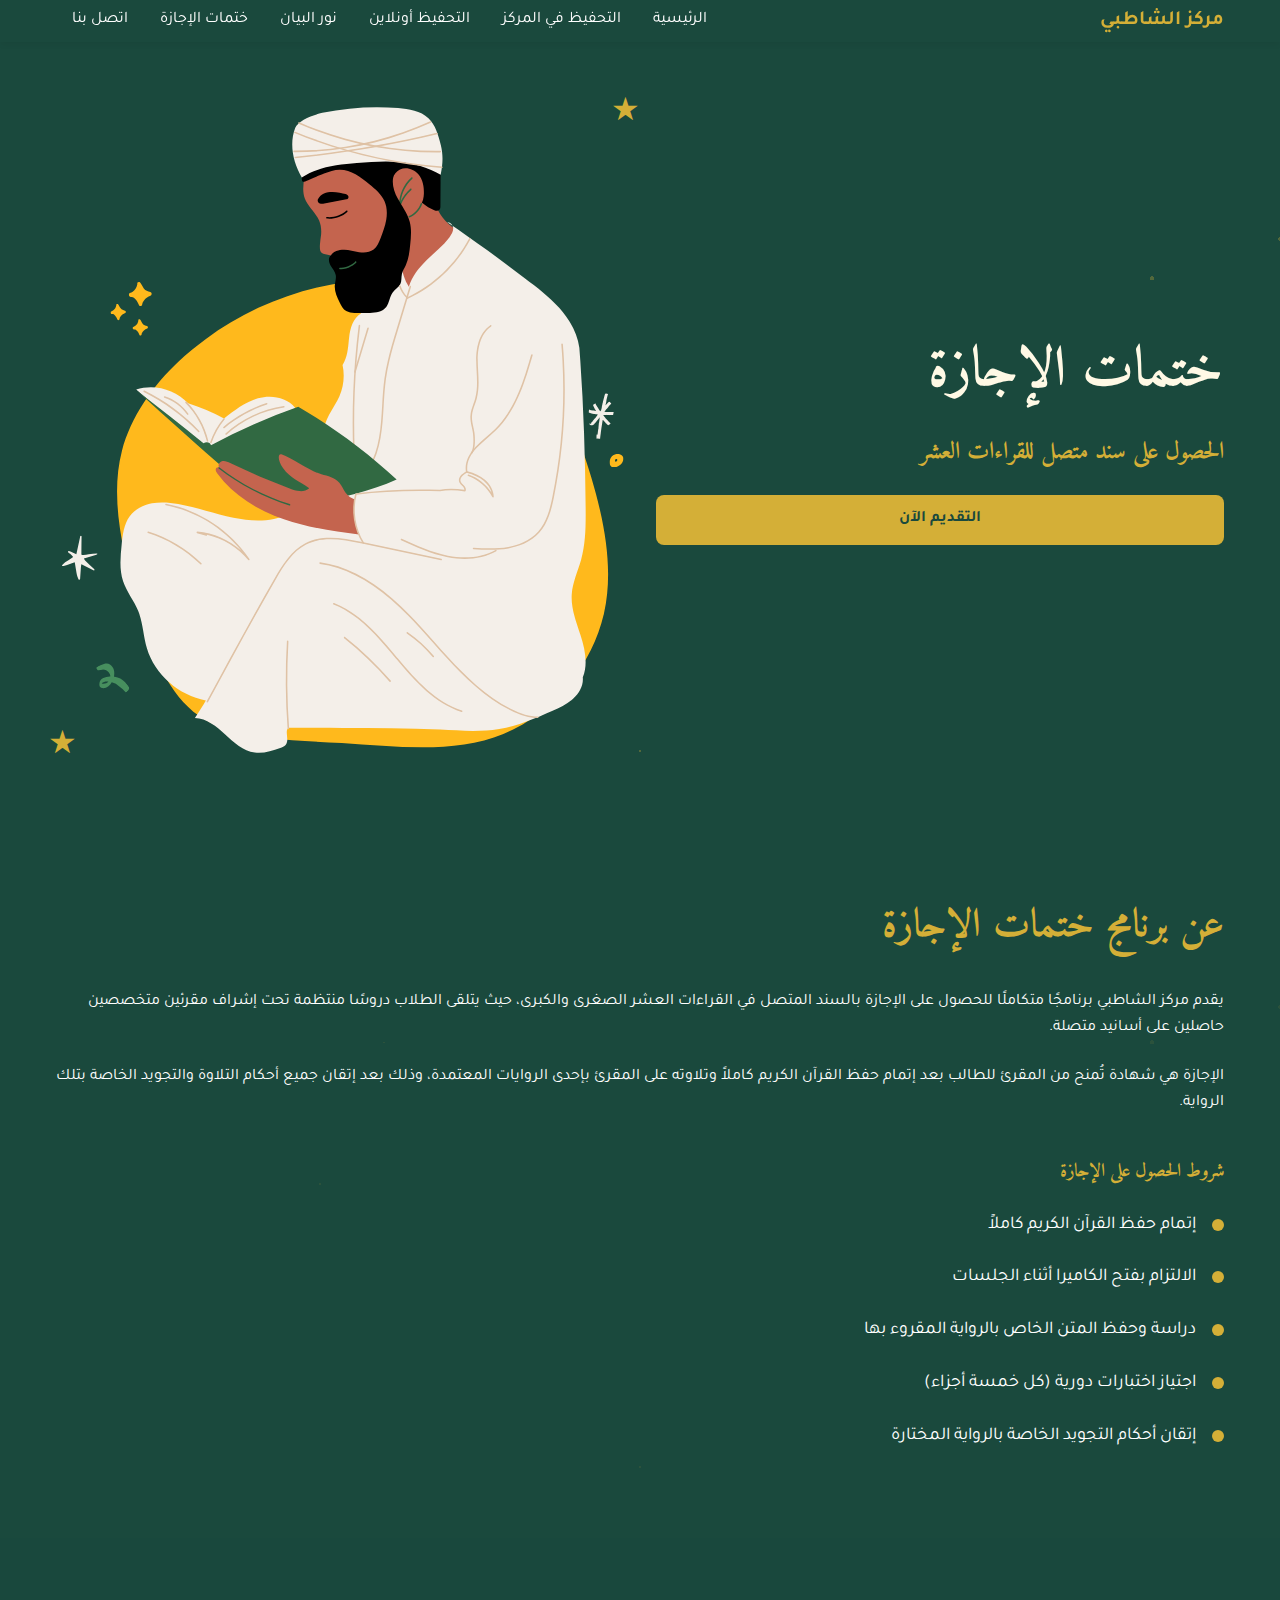
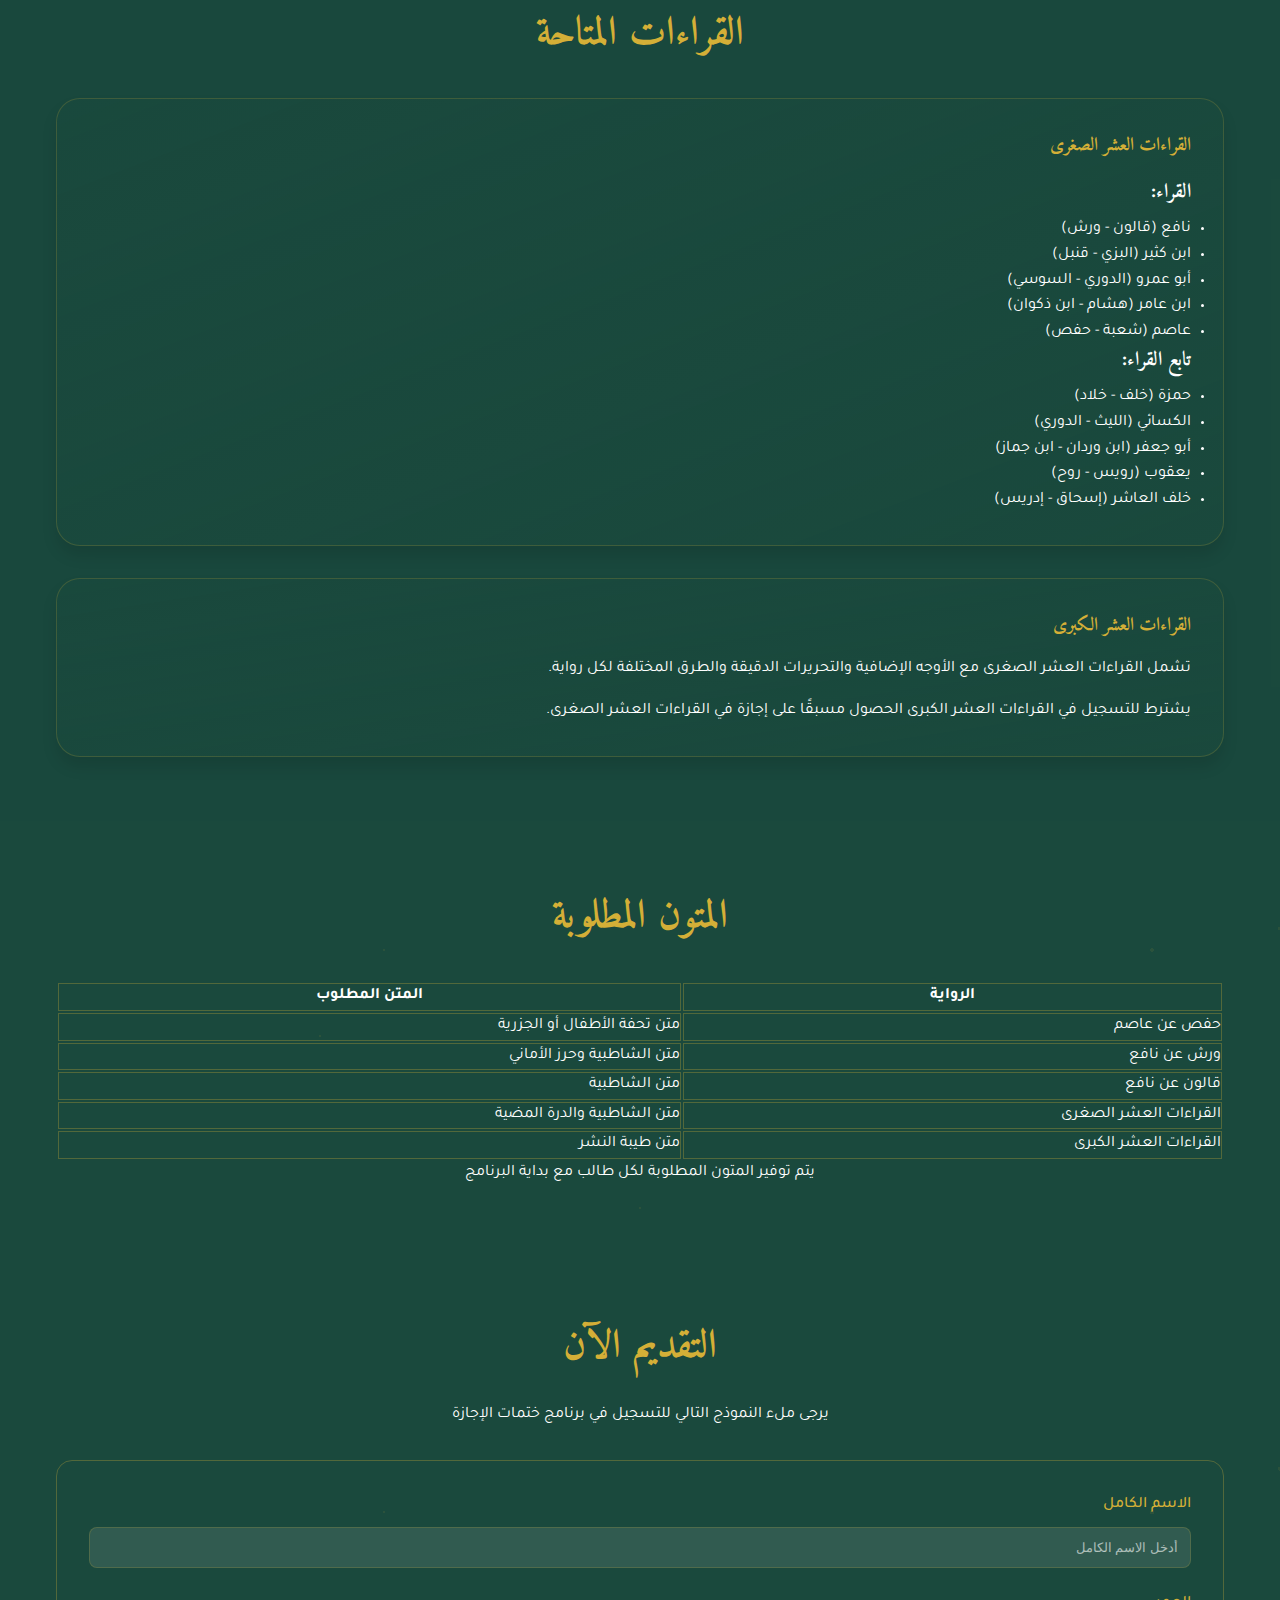
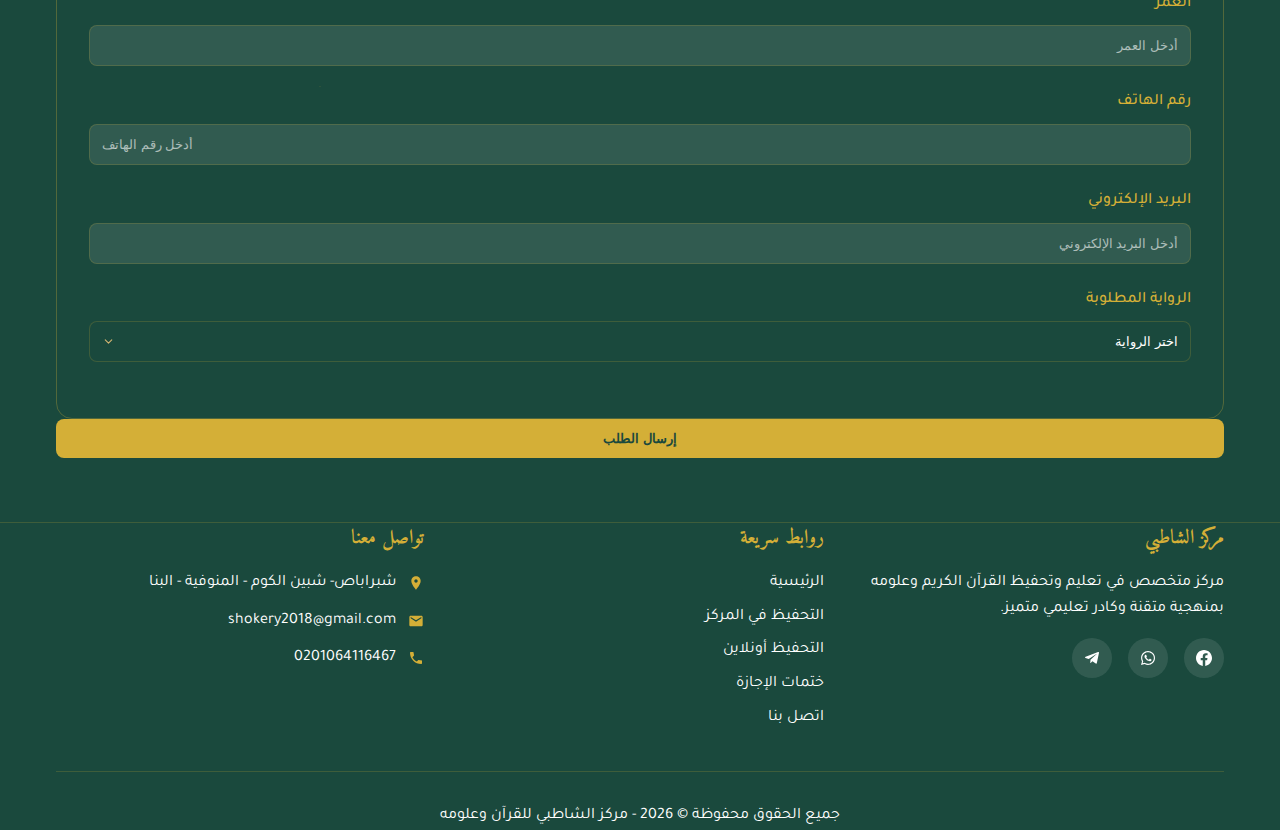
<file: 5/ijazat.html>
<!DOCTYPE html>
<html lang="ar" dir="rtl">
<head>
  <meta charset="UTF-8">
  <meta name="viewport" content="width=device-width, initial-scale=1.0">
  <title>ختمات الإجازة - مركز الشاطبي للقرآن وعلومه</title>
  <meta name="description" content="ختمات الإجازة في مركز الشاطبي للقرآن وعلومه - الحصول على سند متصل" />
  <meta name="author" content="مركز الشاطبي" />
  <link rel="preconnect" href="https://fonts.googleapis.com">
  <link rel="preconnect" href="https://fonts.gstatic.com" crossorigin>
  <link href="https://fonts.googleapis.com/css2?family=Amiri:ital,wght@0,400;0,700;1,400&family=Tajawal:wght@400;500;700&display=swap" rel="stylesheet">
  <link rel="stylesheet" href="css/style.css">
</head>
<body>
  <div id="app">
    <!-- بداية القائمة -->
    <nav id="navbar" class="bg-shatby-green py-4 px-6 shadow-md">
      <div class="container">
        <div class="navbar-content">
          <a href="index.html" class="logo">
            <div class="text-xl font-bold text-shatby-gold rounded-2xl">مركز الشاطبي</div>
          </a>
          
          
          <div class="nav-links">
            <a href="index.html" class="nav-link">الرئيسية</a>
            <a href="in-person.html" class="nav-link">التحفيظ في المركز</a>
            <a href="online.html" class="nav-link">التحفيظ أونلاين</a>
            <a href="noor-albayan.html" class="nav-link">نور البيان</a>
            <a href="ijazat.html" class="nav-link">ختمات الإجازة</a>  
            <a href="contact.html" class="nav-link">اتصل بنا</a>
          </div>
          
          <button class="mobile-menu-button">
            <svg xmlns="http://www.w3.org/2000/svg" width="24" height="24" viewBox="0 0 24 24" fill="none" stroke="currentColor" stroke-width="2" stroke-linecap="round" stroke-linejoin="round">
              <line x1="3" y1="12" x2="21" y2="12"></line>
              <line x1="3" y1="6" x2="21" y2="6"></line>
              <line x1="3" y1="18" x2="21" y2="18"></line>
            </svg>
          </button>
        </div>
      </div>
    </nav>

    <div class="mobile-menu">
      <a href="index.html" class="mobile-link">الرئيسية</a>
      <a href="in-person.html" class="mobile-link">التحفيظ في المركز</a>
      <a href="online.html" class="mobile-link">التحفيظ أونلاين</a>
      <a href="noor-albayan.html" class="mobile-link">نور البيان</a>
      <a href="ijazat.html" class="mobile-link">ختمات الإجازة</a>
      <a href="contact.html" class="mobile-link">اتصل بنا</a>
        </div>
    
    <!-- قسم Hero -->
    <div id="hero" class="relative overflow-hidden py-16 md-py-24">
      <div class="star-background"></div>
      
      <div class="container relative z-10">
        <div class="hero-content">
          <div class="hero-text">
            <h1 class="heading-primary font-tajawal font-bold text-shatby-cream">ختمات الإجازة</h1>
            <h2 class="text-2xl mb-6 text-shatby-gold">الحصول على سند متصل للقراءات العشر</h2>
            <a href="#apply-form" class="button-primary">التقديم الآن</a>
          </div>
          
          <div class="hero-image">
            <div class="relative animate-float">
              <img src="images/شيخ.png" alt="ختمات الإجازة" class="mx-auto max-w-full rounded-2xl object-fill">
              <!-- زخارف -->
              <div class="star-decoration top-right">★</div>
              <div class="star-decoration bottom-left">★</div>
            </div>
          </div>
        </div>
      </div>
    </div>
    
    <!-- تفاصيل البرنامج -->
    <section class="section relative">
      <div class="star-background opacity-30"></div>
      <div class="container relative z-10">
        <h2 class="heading-secondary">عن برنامج ختمات الإجازة</h2>
        <div class="mt-8 text-lg">
          <p class="mb-6">
            يقدم مركز الشاطبي برنامجًا متكاملًا للحصول على الإجازة بالسند المتصل في القراءات العشر الصغرى والكبرى، حيث يتلقى الطلاب دروسًا منتظمة تحت إشراف مقرئين متخصصين حاصلين على أسانيد متصلة.
          </p>
          <p class="mb-6">
            الإجازة هي شهادة تُمنح من المقرئ للطالب بعد إتمام حفظ القرآن الكريم كاملاً وتلاوته على المقرئ بإحدى الروايات المعتمدة، وذلك بعد إتقان جميع أحكام التلاوة والتجويد الخاصة بتلك الرواية.
          </p>
        </div>
        
        <h3 class="text-2xl font-bold text-shatby-gold mt-10 mb-6">شروط الحصول على الإجازة</h3>
        <ul class="space-y-4">
          <li class="feature-item">
            <div class="feature-item-dot"></div>
            <span>إتمام حفظ القرآن الكريم كاملاً</span>
          </li>
          <li class="feature-item">
            <div class="feature-item-dot"></div>
            <span>الالتزام بفتح الكاميرا أثناء الجلسات</span>
          </li>
          <li class="feature-item">
            <div class="feature-item-dot"></div>
            <span>دراسة وحفظ المتن الخاص بالرواية المقروء بها</span>
          </li>
          <li class="feature-item">
            <div class="feature-item-dot"></div>
            <span>اجتياز اختبارات دورية (كل خمسة أجزاء)</span>
          </li>
          <li class="feature-item">
            <div class="feature-item-dot"></div>
            <span>إتقان أحكام التجويد الخاصة بالرواية المختارة</span>
          </li>
        </ul>
      </div>
    </section>
    
    <!-- القراءات المتاحة -->
    <section class="section relative bg-shatby-green-70">
      <div class="container relative z-10">
        <h2 class="heading-secondary text-center">القراءات المتاحة</h2>
        <div class="max-w-3xl mx-auto mt-8">
          <div class="card-highlight mb-8">
            <h3 class="text-2xl font-bold text-shatby-gold mb-4">القراءات العشر الصغرى</h3>
            <div class="grid grid-cols-1 md-grid-cols-2 gap-4">
              <div>
                <h4 class="text-xl font-bold mb-2">القراء:</h4>
                <ul class="list-disc pr-6 space-y-1">
                  <li>نافع (قالون - ورش)</li>
                  <li>ابن كثير (البزي - قنبل)</li>
                  <li>أبو عمرو (الدوري - السوسي)</li>
                  <li>ابن عامر (هشام - ابن ذكوان)</li>
                  <li>عاصم (شعبة - حفص)</li>
                </ul>
              </div>
              <div>
                <h4 class="text-xl font-bold mb-2">تابع القراء:</h4>
                <ul class="list-disc pr-6 space-y-1">
                  <li>حمزة (خلف - خلاد)</li>
                  <li>الكسائي (الليث - الدوري)</li>
                  <li>أبو جعفر (ابن وردان - ابن جماز)</li>
                  <li>يعقوب (رويس - روح)</li>
                  <li>خلف العاشر (إسحاق - إدريس)</li>
                </ul>
              </div>
            </div>
          </div>
          
          <div class="card-highlight">
            <h3 class="text-2xl font-bold text-shatby-gold mb-4">القراءات العشر الكبرى</h3>
            <p class="mb-4">
              تشمل القراءات العشر الصغرى مع الأوجه الإضافية والتحريرات الدقيقة والطرق المختلفة لكل رواية.
            </p>
            <p>
              يشترط للتسجيل في القراءات العشر الكبرى الحصول مسبقًا على إجازة في القراءات العشر الصغرى.
            </p>
          </div>
        </div>
      </div>
    </section>
    
    <!-- المتون المطلوبة -->
    <section class="section relative">
      <div class="star-background opacity-30"></div>
      <div class="container relative z-10">
        <h2 class="heading-secondary text-center">المتون المطلوبة</h2>
        <div class="max-w-3xl mx-auto mt-8">
          <div class="overflow-x-auto">
            <table class="w-full border-collapse">
              <thead>
                <tr class="bg-shatby-gold text-black">
                  <th class="border border-shatby-gold-30 px-4 py-3">الرواية</th>
                  <th class="border border-shatby-gold-30 px-4 py-3">المتن المطلوب</th>
                </tr>
              </thead>
              <tbody>
                <tr>
                  <td class="border border-shatby-gold-30 px-4 py-3">حفص عن عاصم</td>
                  <td class="border border-shatby-gold-30 px-4 py-3">متن تحفة الأطفال أو الجزرية</td>
                </tr>
                <tr class="bg-shatby-green-50">
                  <td class="border border-shatby-gold-30 px-4 py-3">ورش عن نافع</td>
                  <td class="border border-shatby-gold-30 px-4 py-3">متن الشاطبية وحرز الأماني</td>
                </tr>
                <tr>
                  <td class="border border-shatby-gold-30 px-4 py-3">قالون عن نافع</td>
                  <td class="border border-shatby-gold-30 px-4 py-3">متن الشاطبية</td>
                </tr>
                <tr class="bg-shatby-green-50">
                  <td class="border border-shatby-gold-30 px-4 py-3">القراءات العشر الصغرى</td>
                  <td class="border border-shatby-gold-30 px-4 py-3">متن الشاطبية والدرة المضية</td>
                </tr>
                <tr>
                  <td class="border border-shatby-gold-30 px-4 py-3">القراءات العشر الكبرى</td>
                  <td class="border border-shatby-gold-30 px-4 py-3">متن طيبة النشر</td>
                </tr>
              </tbody>
            </table>
          </div>
          <p class="mt-6 text-center">
            يتم توفير المتون المطلوبة لكل طالب مع بداية البرنامج
          </p>
        </div>
      </div>
    </section>
    
    <!-- نموذج التسجيل -->
    <section id="apply-form" class="section relative">
      <div class="star-background opacity-30"></div>
      <div class="container relative z-10">
        <h2 class="heading-secondary text-center">التقديم الآن</h2>
        <p class="text-center text-lg mb-8">يرجى ملء النموذج التالي للتسجيل في برنامج ختمات الإجازة</p>
        
        <div class="max-w-2xl mx-auto bg-white/5 backdrop-blur-sm rounded-xl p-8 border border-shatby-gold-30">
          <form class="space-y-6" data-form-type="registration">
            <div class="grid md-grid-cols-2 gap-6">
              <div class="form-group">
                <label for="fullName">الاسم الكامل</label>
                <input 
                  type="text" 
                  id="fullName"
                  name="fullName"
                  class="form-input" 
                  placeholder="أدخل الاسم الكامل" 
                  required
                >
              </div>
              <div class="form-group">
                <label for="age">العمر</label>
                <input 
                  type="number" 
                  id="age"
                  name="age"
                  class="form-input" 
                  placeholder="أدخل العمر" 
                  required
                >
              </div>
            </div>
            
            <div class="grid md-grid-cols-2 gap-6">
              <div class="form-group">
                <label for="phone">رقم الهاتف</label>
                <input 
                  type="tel" 
                  id="phone"
                  name="phone"
                  class="form-input" 
                  placeholder="أدخل رقم الهاتف" 
                  required
                >
              </div>
              <div class="form-group">
                <label for="email">البريد الإلكتروني</label>
                <input 
                  type="email" 
                  id="email"
                  name="email"
                  class="form-input" 
                  placeholder="أدخل البريد الإلكتروني" 
                  required
                >
              </div>
            </div>
            
            <!-- تصحيح div المغلق الزائد في نموذج التسجيل -->
            <div class="form-group">
              <label for="recitation">الرواية المطلوبة</label>
              <select 
                id="recitation"
                name="recitation"
                class="form-input bg-transparent text-white"
                required
                style="background-color: #1A493D; option { background-color: #62745e; }"
              >
                <option value="" style="background-color: #1A493D;">اختر الرواية</option>
                <option value="hafs" style="background-color: #1A493D;">حفص عن عاصم</option>
                <option value="warsh" style="background-color: #1A493D;">ورش عن نافع</option>
                <option value="qaloon" style="background-color: #1A493D;">قالون عن نافع</option>
                <option value="shueba" style="background-color: #1A493D;">شعبة عن عاصم</option>
                <option value="aldoory" style="background-color: #1A493D;">الدوري عن أبي عمرو</option>
                <option value="alsosy" style="background-color: #1A493D;">السوسي عن أبي عمرو</option>
                <option value="ibn-katheer" style="background-color: #1A493D;">البزي عن ابن كثير</option>
                <option value="qunbul" style="background-color: #1A493D;">قنبل عن ابن كثير</option>
                <option value="hisham" style="background-color: #1A493D;">هشام عن ابن عامر</option>
                <option value="ibn-thakwan" style="background-color: #1A493D;">ابن ذكوان عن ابن عامر</option>
                <option value="khalaf" style="background-color: #1A493D;">خلف عن حمزة</option>
                <option value="khallad" style="background-color: #1A493D;">خلاد عن حمزة</option>
                <option value="small10" style="background-color: #1A493D;">القراءات العشر الصغرى</option>
                <option value="big10" style="background-color: #1A493D;">القراءات العشر الكبرى</option>
                <option value="other" style="background-color: #1A493D;">رواية أخرى (حدد في الملاحظات)</option>
              </select>
            </div></div>
            
            
            
           
            
            <div>
              <button 
                type="submit" 
                class="button-primary w-full"
              >
                إرسال الطلب
              </button>
            </div>
            
            
          </form>
        </div>
      </div>
    </section>
    
      
    <script>
      const form = document.querySelector('form[data-form-type="contact"]');
      form.addEventListener('submit', e => {
        e.preventDefault();
        
        const formData = new FormData(form);
        const data = {
          fullName: formData.get('fullName'),
          age: formData.get('age'),
          phone: formData.get('phone'),
          email: formData.get('email'),
          recitation: formData.get('recitation'),
          currentLevel: formData.get('currentLevel'),
          notes: formData.get('notes')
        };

      

      // رابط تطبيق Google Apps Script
      const scriptURL = 'https://script.google.com/macros/s/AKfycby7m3np-AeKJCAK_HAX4x2aEn8Chz20EWAWGPPwmDbT3B5rRTNcxpg7Xx19EzDM-YZ82A/exec';
      fetch(scriptURL, {
        method: 'POST',
        mode: 'no-cors',
        headers: {
          'Content-Type': 'application/json'
        },
        body: JSON.stringify(data)
      })
      .then(() => {
        alert('تم إرسال رسالتك بنجاح! سنتواصل معك قريباً');
        form.reset();
      })
      .catch(error => {
        console.error('Error:', error);
        alert('حدث خطأ في إرسال الرسالة. يرجى المحاولة مرة أخرى');
      });
    });
  </script>
    
    <!-- فوتر -->
    <!-- فوتر -->
    <footer class="bg-shatby-green border-t border-shatby-gold-20 py-12">
      <div class="container">
        <div class="footer-grid">
          <div class="footer-about">
            <h3 class="text-shatby-gold text-xl font-bold mb-4">مركز الشاطبي</h3>
            <p class="mb-4">مركز متخصص في تعليم وتحفيظ القرآن الكريم وعلومه بمنهجية متقنة وكادر تعليمي متميز.</p>
            <div class="footer-social">
              <a href="https://web.facebook.com/profile.php?id=61560268700866&locale=ar_AR" class="social-link">
                <svg class="social-icon" xmlns="http://www.w3.org/2000/svg" viewBox="0 0 24 24">
                  <path d="M24 12.073c0-6.627-5.373-12-12-12s-12 5.373-12 12c0 5.99 4.388 10.954 10.125 11.854v-8.385H7.078v-3.47h3.047V9.43c0-3.007 1.792-4.669 4.533-4.669 1.312 0 2.686.235 2.686.235v2.953H15.83c-1.491 0-1.956.925-1.956 1.874v2.25h3.328l-.532 3.47h-2.796v8.385C19.612 23.027 24 18.062 24 12.073z" />
                </svg>
             
              <a href="https://chat.whatsapp.com/Jx1JAXA49epIho6M65nWfb" class="social-link">
                <svg class="social-icon" xmlns="http://www.w3.org/2000/svg" viewBox="0 0 448 512">
                  <path d="M380.9 97.1C339 55.1 283.2 32 223.9 32c-122.4 0-222 99.6-222 222 0 39.1 10.2 77.3 29.6 111L0 480l117.7-30.9c32.4 17.7 68.9 27 106.1 27h.1c122.3 0 224.1-99.6 224.1-222 0-59.3-25.2-115-67.1-157zm-157 341.6c-33.2 0-65.7-8.9-94-25.7l-6.7-4-69.8 18.3L72 359.2l-4.4-7c-18.5-29.4-28.2-63.3-28.2-98.2 0-101.7 82.8-184.5 184.6-184.5 49.3 0 95.6 19.2 130.4 54.1 34.8 34.9 56.2 81.2 56.1 130.5 0 101.8-84.9 184.6-186.6 184.6zm101.2-138.2c-5.5-2.8-32.8-16.2-37.9-18-5.1-1.9-8.8-2.8-12.5 2.8-3.7 5.6-14.3 18-17.6 21.8-3.2 3.7-6.5 4.2-12 1.4-32.6-16.3-54-29.1-75.5-66-5.7-9.8 5.7-9.1 16.3-30.3 1.8-3.7.9-6.9-.5-9.7-1.4-2.8-12.5-30.1-17.1-41.2-4.5-10.8-9.1-9.3-12.5-9.5-3.2-.2-6.9-.2-10.6-.2-3.7 0-9.7 1.4-14.8 6.9-5.1 5.6-19.4 19-19.4 46.3 0 27.3 19.9 53.7 22.6 57.4 2.8 3.7 39.1 59.7 94.8 83.8 35.2 15.2 49 16.5 66.6 13.9 10.7-1.6 32.8-13.4 37.4-26.4 4.6-13 4.6-24.1 3.2-26.4-1.3-2.5-5-3.9-10.5-6.6z" />
                </svg>
              </a>
              <a href="https://t.me/elshtpy" class="social-link">
                <svg class="social-icon" xmlns="http://www.w3.org/2000/svg" viewBox="0 0 448 512">
                  <path d="M446.7 98.6l-67.6 318.8c-5.1 22.5-18.4 28.1-37.3 17.5l-103-75.9-49.7 47.8c-5.5 5.5-10.1 10.1-20.7 10.1l7.4-104.9 190.9-172.5c8.3-7.4-1.8-11.5-12.9-4.1L117.8 284 16.2 252.2c-22.1-6.9-22.5-22.1 4.6-32.7L418.2 66.4c18.4-6.9 34.5 4.1 28.5 32.2z" />
                </svg>
              </a>
            </div>
          </div>
          <div class="footer-links">
            <h3 class="text-shatby-gold text-xl font-bold mb-4">روابط سريعة</h3>
            <ul class="footer-nav">
              <li>
                <a href="index.html" class="footer-link">الرئيسية</a>
              </li>
              <li>
                <a href="in-person.html" class="footer-link">التحفيظ في المركز</a>
              </li>
              <li>
                <a href="online.html" class="footer-link">التحفيظ أونلاين</a>
              </li>
              
               <li>
                <a href="ijazat.html" class="footer-link">ختمات الإجازة</a>
              </li>
              <li>
                <a href="contact.html" class="footer-link">اتصل بنا</a>
              </li>
            </ul>
          </div>
          <div class="footer-contact">
            <h3 class="text-shatby-gold text-xl font-bold mb-4">تواصل معنا</h3>
            <div class="contact-info">
              <div class="contact-item">
                <svg class="contact-icon" viewBox="0 0 24 24" fill="currentColor">
                  <path d="M12 2C8.13 2 5 5.13 5 9c0 5.25 7 13 7 13s7-7.75 7-13c0-3.87-3.13-7-7-7zm0 9.5c-1.38 0-2.5-1.12-2.5-2.5s1.12-2.5 2.5-2.5 2.5 1.12 2.5 2.5-1.12 2.5-2.5 2.5z" />
                </svg>
                <p>شبراباص- شبين الكوم - المنوفية - البنا</p>
              </div>
              <div class="contact-item">
                <svg class="contact-icon" viewBox="0 0 24 24" fill="currentColor">
                  <path d="M20 4H4c-1.1 0-1.99.9-1.99 2L2 18c0 1.1.9 2 2 2h16c1.1 0 2-.9 2-2V6c0-1.1-.9-2-2-2zm0 4l-8 5-8-5V6l8 5 8-5v2z" />
                </svg>
                <p>shokery2018@gmail.com</p>
              </div>
              <div class="contact-item">
                <svg class="contact-icon" viewBox="0 0 24 24" fill="currentColor">
                  <path d="M6.62 10.79c1.44 2.83 3.76 5.14 6.59 6.59l2.2-2.2c.27-.27.67-.36 1.02-.24 1.12.37 2.33.57 3.57.57.55 0 1 .45 1 1V20c0 .55-.45 1-1 1-9.39 0-17-7.61-17-17 0-.55.45-1 1-1h3.5c.55 0 1 .45 1 1 0 1.25.2 2.45.57 3.57.11.35.03.74-.25 1.02l-2.2 2.2z" />
                </svg>
                <p dir="ltr">0201064116467</p>
              </div>
            </div>
          </div>
        </div>
        <div class="border-t border-shatby-gold-20 mt-8 pt-8 text-center">
          <p>جميع الحقوق محفوظة © <span id="current-year"></span> - مركز الشاطبي للقرآن وعلومه</p>
        </div>
      </div>
    </footer>
  </div>

  <!-- نوافذ منبثقة للإشعارات -->
  <div id="toast-container" class="toast-container"></div>

  <!-- جافاسكريبت -->
  <script src="js/script.js"></script>


  <!-- نوافذ منبثقة للإشعارات -->
  <div id="toast-container" class="toast-container"></div>

  <!-- جافاسكريبت -->
  <script src="js/script.js"></script>
  
  <!-- إضافة سكريبت لإرسال البيانات إلى Google Sheet -->
  <!-- حذف السكريبت القديم واستبداله بهذا -->
      <script>
        document.addEventListener('DOMContentLoaded', function() {
          const form = document.querySelector('form[data-form-type="registration"]');
          
          form.addEventListener('submit', function(e) {
            e.preventDefault();
            
            const formData = new FormData(form);
            const data = {
              fullName: formData.get('fullName'),
              age: formData.get('age'),
              phone: formData.get('phone'),
              email: formData.get('email'),
              recitation: formData.get('recitation'),
              currentLevel: formData.get('currentLevel'),
              notes: formData.get('notes')
            };
  
  
  
  // رابط تطبيق Google Apps Script
const scriptURL = 'https://script.google.com/macros/s/AKfycby7m3np-AeKJCAK_HAX4x2aEn8Chz20EWAWGPPwmDbT3B5rRTNcxpg7Xx19EzDM-YZ82A/exec';
  fetch(scriptURL, {
    method: 'POST',
    mode: 'no-cors',
    headers: {
      'Content-Type': 'application/json'
    },
    body: JSON.stringify(data)
  })
  .then(() => {
    alert('تم إرسال طلبك بنجاح! سنتواصل معك قريباً');
    form.reset();
  })
  .catch(error => {
    console.error('Error:', error);
    alert('حدث خطأ في إرسال الطلب. يرجى المحاولة مرة أخرى');
  });
  });
  });
  </script>
</body>
</html>
</file>
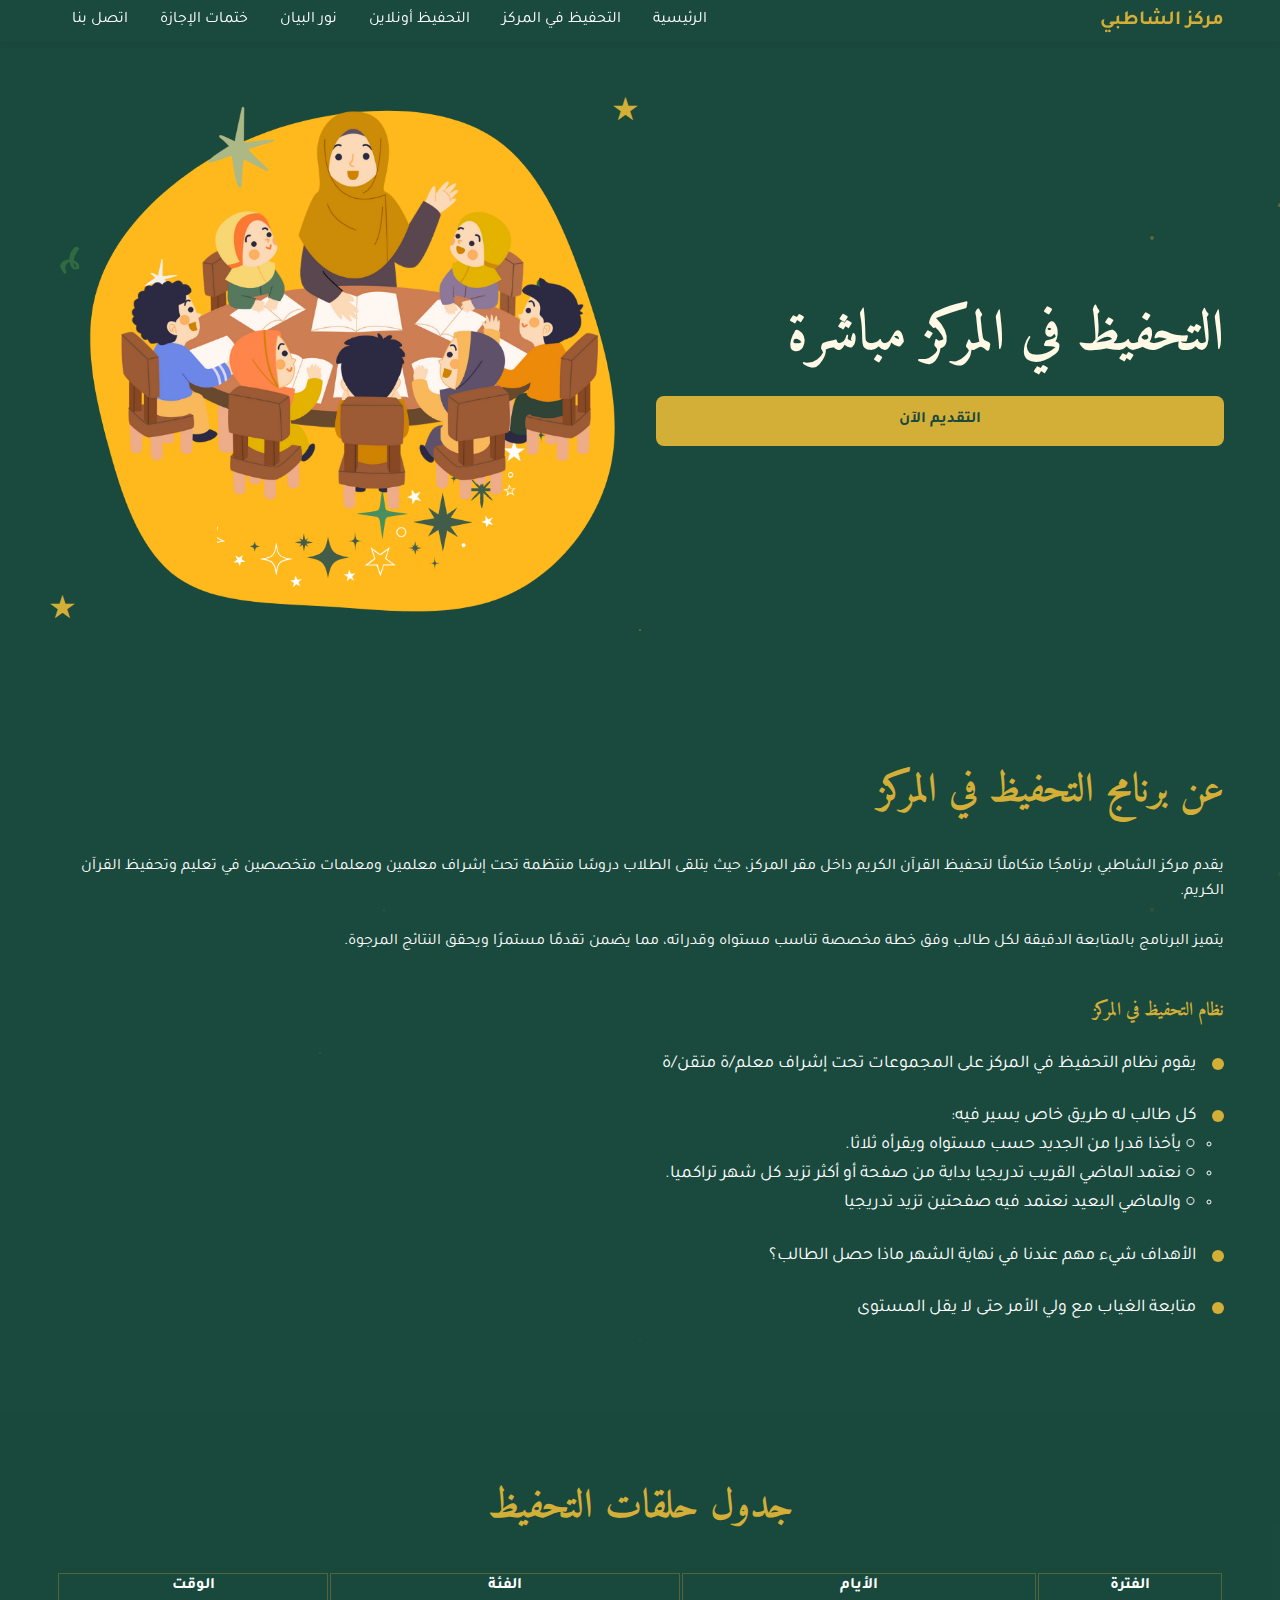
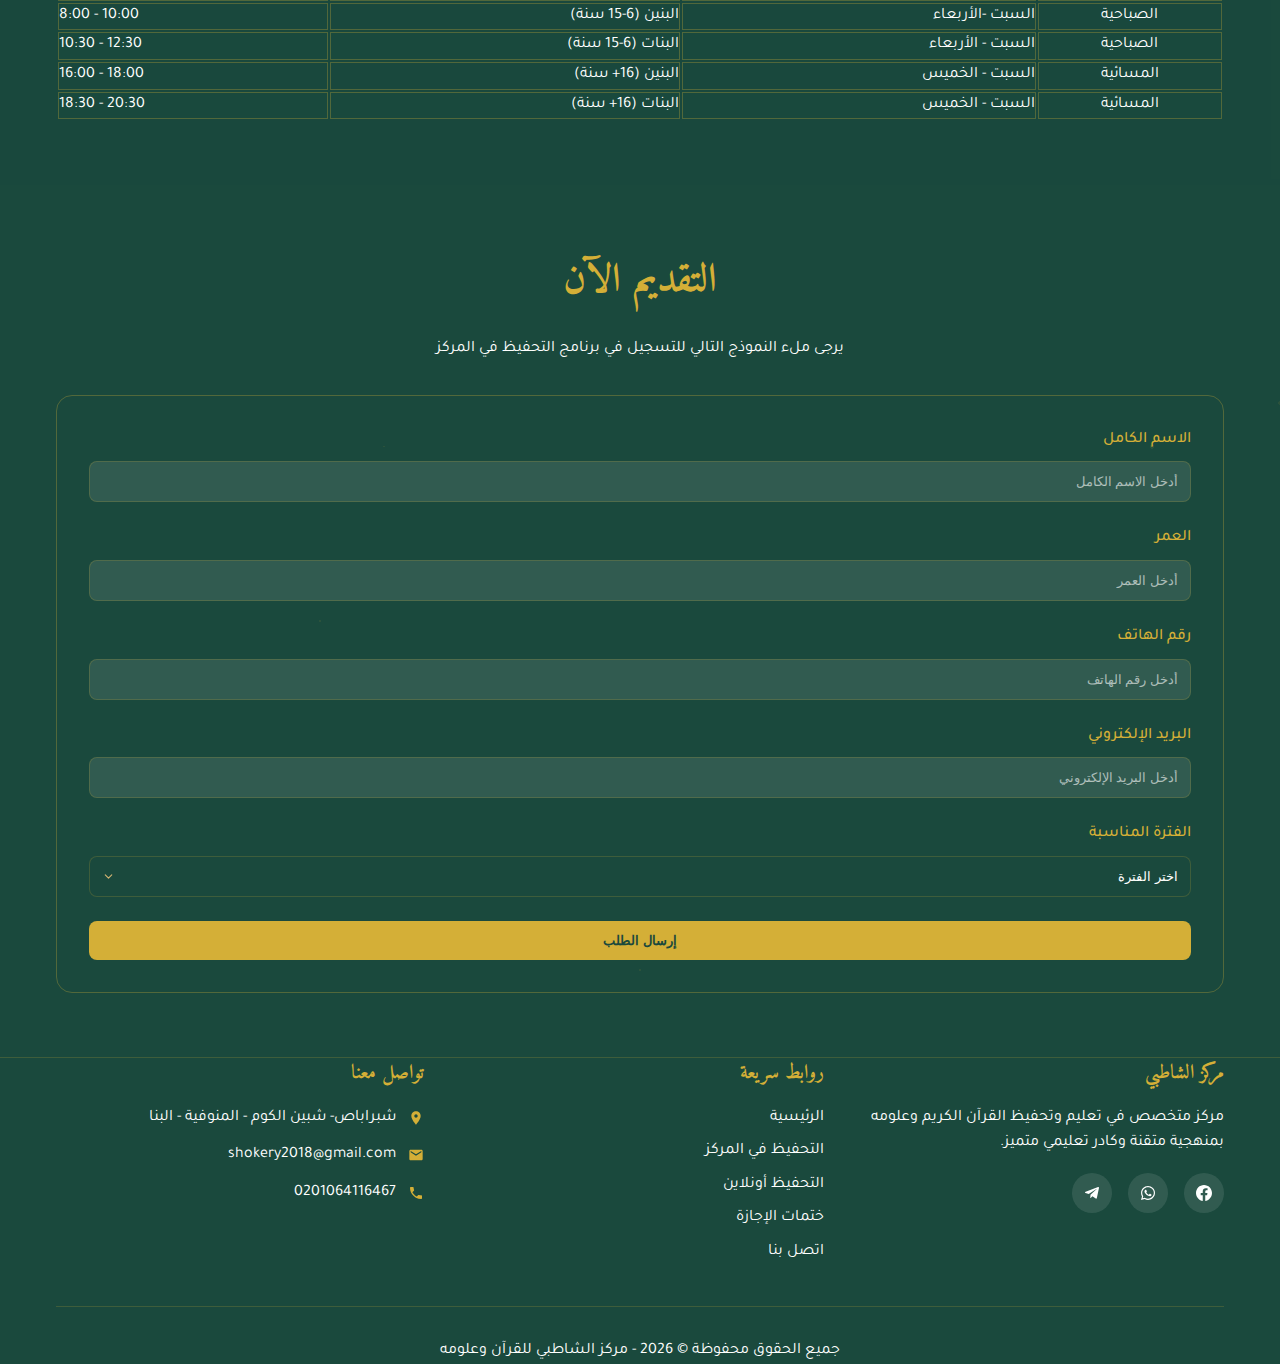
<file: 5/in-person.html>
<!DOCTYPE html>
<html lang="ar" dir="rtl">
<head>
  <meta charset="UTF-8">
  <meta name="viewport" content="width=device-width, initial-scale=1.0">
  <title>التحفيظ في المركز - مركز الشاطبي للقرآن وعلومه</title>
  <meta name="description" content="التحفيظ المباشر في مركز الشاطبي للقرآن وعلومه - تعليم القرآن وتحفيظه" />
  <meta name="author" content="مركز الشاطبي" />
  <link rel="preconnect" href="https://fonts.googleapis.com">
  <link rel="preconnect" href="https://fonts.gstatic.com" crossorigin>
  <link href="https://fonts.googleapis.com/css2?family=Amiri:ital,wght@0,400;0,700;1,400&family=Tajawal:wght@400;500;700&display=swap" rel="stylesheet">
  <link rel="stylesheet" href="css/style.css">
</head>
<body>
  <div id="app">
    <!-- بداية القائمة -->
    <nav id="navbar" class="bg-shatby-green py-4 px-6 shadow-md">
      <div class="container">
        <div class="navbar-content">
          <a href="index.html" class="logo">
            <div class="text-xl font-bold text-shatby-gold rounded-2xl">مركز الشاطبي</div>
          </a>
          
          <div class="nav-links">
            <a href="index.html" class="nav-link">الرئيسية</a>
            <a href="in-person.html" class="nav-link">التحفيظ في المركز</a>
            <a href="online.html" class="nav-link">التحفيظ أونلاين</a>
            <a href="noor-albayan.html" class="nav-link">نور البيان</a>
            <a href="ijazat.html" class="nav-link">ختمات الإجازة</a>  
            <a href="contact.html" class="nav-link">اتصل بنا</a>
          </div>
          
          <button class="mobile-menu-button">
            <svg xmlns="http://www.w3.org/2000/svg" width="24" height="24" viewBox="0 0 24 24" fill="none" stroke="currentColor" stroke-width="2" stroke-linecap="round" stroke-linejoin="round">
              <line x1="3" y1="12" x2="21" y2="12"></line>
              <line x1="3" y1="6" x2="21" y2="6"></line>
              <line x1="3" y1="18" x2="21" y2="18"></line>
            </svg>
          </button>
        </div>
      </div>
    </nav>

    <div class="mobile-menu">
      <a href="index.html" class="mobile-link">الرئيسية</a>
      <a href="in-person.html" class="mobile-link">التحفيظ في المركز</a>
      <a href="online.html" class="mobile-link">التحفيظ أونلاين</a>
      <a href="noor-albayan.html" class="mobile-link">نور البيان</a>
      <a href="ijazat.html" class="mobile-link">ختمات الإجازة</a>
      <a href="contact.html" class="mobile-link">اتصل بنا</a>
        </div>
    
    <!-- قسم Hero -->
    <div id="hero" class="relative overflow-hidden py-16 md-py-24">
      <div class="star-background"></div>
      
      <div class="container relative z-10">
        <div class="hero-content">
          <div class="hero-text">
            <h1 class="heading-primary font-tajawal font-bold text-shatby-cream">التحفيظ في المركز مباشرة</h1>
            <a href="#apply-form" class="button-primary">التقديم الآن</a>
          </div>
          
          <div class="hero-image">
            <div class="relative animate-float">
              <img src="images/معلمة.png" alt="التحفيظ في المركز مباشرة" class="mx-auto max-w-full rounded-2xl object-fill">
              <!-- زخارف -->
              <div class="star-decoration top-right">★</div>
              <div class="star-decoration bottom-left">★</div>
            </div>
          </div>
        </div>
      </div>
    </div>
    
    <!-- تفاصيل البرنامج -->
    <section class="section relative">
      <div class="star-background opacity-30"></div>
      <div class="container relative z-10">
        <h2 class="heading-secondary">عن برنامج التحفيظ في المركز</h2>
        <div class="mt-8 text-lg">
          <p class="mb-6">
            يقدم مركز الشاطبي برنامجًا متكاملًا لتحفيظ القرآن الكريم داخل مقر المركز، حيث يتلقى الطلاب دروسًا منتظمة تحت إشراف معلمين ومعلمات متخصصين في تعليم وتحفيظ القرآن الكريم.
          </p>
          <p class="mb-6">
            يتميز البرنامج بالمتابعة الدقيقة لكل طالب وفق خطة مخصصة تناسب مستواه وقدراته، مما يضمن تقدمًا مستمرًا ويحقق النتائج المرجوة.
          </p>
        </div>
        
        <h3 class="text-2xl font-bold text-shatby-gold mt-10 mb-6">نظام التحفيظ في المركز</h3>
        <ul class="space-y-4">
          <li class="feature-item">
            <div class="feature-item-dot"></div>
            <span>يقوم نظام التحفيظ في المركز على المجموعات تحت إشراف معلم/ة متقن/ة</span>
          </li>
          <li class="feature-item">
            <div class="feature-item-dot"></div>
            <span>كل طالب له طريق خاص يسير فيه:
              <ul class="pr-8 mt-2 space-y-2">
                <li>○ يأخذا قدرا من الجديد حسب مستواه ويقرأه ثلاثا.</li>
                <li>○ نعتمد الماضي القريب تدريجيا بداية من صفحة أو أكثر تزيد كل شهر تراكميا.</li>
                <li>○ والماضي البعيد نعتمد فيه صفحتين تزيد تدريجيا</li>
              </ul>
            </span>
          </li>
          <li class="feature-item">
            <div class="feature-item-dot"></div>
            <span>الأهداف شيء مهم عندنا في نهاية الشهر ماذا حصل الطالب؟</span>
          </li>
          <li class="feature-item">
            <div class="feature-item-dot"></div>
            <span>متابعة الغياب مع ولي الأمر حتى لا يقل المستوى</span>
          </li>
        </ul>
      </div>
    </section>
    
    <!-- جدول الحلقات -->
    <section class="section relative bg-shatby-green-70">
      <div class="container relative z-10">
        <h2 class="heading-secondary text-center">جدول حلقات التحفيظ</h2>
        <div class="overflow-x-auto mt-8">
          <table class="w-full border-collapse">
            <thead>
              <tr class="bg-shatby-gold text-black">
                <th class="border border-shatby-gold-30 px-4 py-3">الفترة</th>
                <th class="border border-shatby-gold-30 px-4 py-3">الأيام</th>
                <th class="border border-shatby-gold-30 px-4 py-3">الفئة</th>
                <th class="border border-shatby-gold-30 px-4 py-3">الوقت</th>
              </tr>
            </thead>
            <tbody>
              <tr>
                <td class="border border-shatby-gold-30 px-4 py-3 text-center">الصباحية</td>
                <td class="border border-shatby-gold-30 px-4 py-3">السبت -الأربعاء</td>
                <td class="border border-shatby-gold-30 px-4 py-3">البنين (6-15 سنة)</td>
                <td class="border border-shatby-gold-30 px-4 py-3" dir="ltr">8:00 - 10:00</td>
              </tr>
              <tr class="bg-shatby-green-50">
                <td class="border border-shatby-gold-30 px-4 py-3 text-center">الصباحية</td>
                <td class="border border-shatby-gold-30 px-4 py-3">السبت - الأربعاء</td>
                <td class="border border-shatby-gold-30 px-4 py-3">البنات (6-15 سنة)</td>
                <td class="border border-shatby-gold-30 px-4 py-3" dir="ltr">10:30 - 12:30</td>
              </tr>
              <tr>
                <td class="border border-shatby-gold-30 px-4 py-3 text-center">المسائية</td>
                <td class="border border-shatby-gold-30 px-4 py-3">السبت - الخميس</td>
                <td class="border border-shatby-gold-30 px-4 py-3">البنين (16+ سنة)</td>
                <td class="border border-shatby-gold-30 px-4 py-3" dir="ltr">16:00 - 18:00</td>
              </tr>
              <tr class="bg-shatby-green-50">
                <td class="border border-shatby-gold-30 px-4 py-3 text-center">المسائية</td>
                <td class="border border-shatby-gold-30 px-4 py-3">السبت - الخميس</td>
                <td class="border border-shatby-gold-30 px-4 py-3">البنات (16+ سنة)</td>
                <td class="border border-shatby-gold-30 px-4 py-3" dir="ltr">18:30 - 20:30</td>
              </tr>
            </tbody>
          </table>
        </div>
      </div>
    </section>
    
    <!-- نموذج التسجيل -->
    <section id="apply-form" class="section relative">
      <div class="star-background opacity-30"></div>
      <div class="container relative z-10">
        <h2 class="heading-secondary text-center">التقديم الآن</h2>
        <p class="text-center text-lg mb-8">يرجى ملء النموذج التالي للتسجيل في برنامج التحفيظ في المركز</p>
        
        <div class="max-w-2xl mx-auto bg-white/5 backdrop-blur-sm rounded-xl p-8 border border-shatby-gold-30">
          <form class="space-y-6" data-form-type="registration">
            <div class="grid md-grid-cols-2 gap-6">
              <div class="form-group">
                <label for="fullName">الاسم الكامل</label>
                <input 
                  type="text" 
                  id="fullName"
                  name="fullName"
                  class="form-input" 
                  placeholder="أدخل الاسم الكامل" 
                  required
                >
              </div>
              <div class="form-group">
                <label for="age">العمر</label>
                <input 
                  type="number" 
                  id="age"
                  name="age"
                  class="form-input" 
                  placeholder="أدخل العمر" 
                  required
                >
              </div>
            </div>
            
            <div class="grid md-grid-cols-2 gap-6">
              <div class="form-group">
                <label for="phone">رقم الهاتف</label>
                <input 
                  type="tel" 
                  id="phone"
                  name="phone"
                  class="form-input" 
                  dir="rtl"
                  placeholder="أدخل رقم الهاتف" 
                  required
                >
              </div>
              <div class="form-group">
                <label for="email">البريد الإلكتروني</label>
                <input 
                  type="email" 
                  id="email"
                  name="email"
                  class="form-input" 
                  placeholder="أدخل البريد الإلكتروني" 
                  required
                >
              </div>
            </div>
            
            <div class="form-group">
              <label for="period">الفترة المناسبة</label>
              <select 
                id="period"
                name="period"
                class="form-input bg-transparent text-white"
                required
                style="background-color: #1A493D; option { background-color: #62745e; }"
              >
                <option value="" style="background-color: #1A493D;">اختر الفترة</option>
                <option value="morning" style="background-color: #1A493D;">الفترة الصباحية</option>
                <option value="evening" style="background-color: #1A493D;">الفترة المسائية</option>
              </select>
            </div>
            
            <div>
              <button 
                type="submit" 
                class="button-primary w-full"
              >
                إرسال الطلب
              </button>
            </div>
          </form>
        </div>
      </div>
    </section>
    
    <script>
      const form = document.querySelector('form');
      form.addEventListener('submit', e => {
        e.preventDefault();
        
        const formData = new FormData(form);
        const data = {
          fullName: formData.get('fullName'),
          age: formData.get('age'),
          phone: formData.get('phone'), 
          email: formData.get('email'),
          period: formData.get('period'),
          currentLevel: formData.get('currentLevel')
        };

        // رابط تطبيق Google Apps Script
        const scriptURL = 'https://script.google.com/macros/s/AKfycbxCIxI3QZ0pqb-jrVLHnQrPs6tTKDC8_aO67-Cz7URyU-1wqsEi34YmRxhlG4ciPm6bbw/exec';
        fetch(scriptURL, {
          method: 'POST',
          mode: 'no-cors',
          headers: {
            'Content-Type': 'application/json'
          },
          body: JSON.stringify(data)
        })
        .then(() => {
          alert('تم إرسال طلبك بنجاح! سنتواصل معك قريباً');
          form.reset();
        })
        .catch(error => {
          console.error('Error:', error);
          alert('حدث خطأ في إرسال الطلب. يرجى المحاولة مرة أخرى');
        });
      });
    </script>
    
    <!-- فوتر 
    <!-- فوتر -->
    <footer class="bg-shatby-green border-t border-shatby-gold-20 py-12">
      <div class="container">
        <div class="footer-grid">
          <div class="footer-about">
            <h3 class="text-shatby-gold text-xl font-bold mb-4">مركز الشاطبي</h3>
            <p class="mb-4">مركز متخصص في تعليم وتحفيظ القرآن الكريم وعلومه بمنهجية متقنة وكادر تعليمي متميز.</p>
            <div class="footer-social">
              <a href="https://web.facebook.com/profile.php?id=61560268700866&locale=ar_AR" class="social-link">
                <svg class="social-icon" xmlns="http://www.w3.org/2000/svg" viewBox="0 0 24 24">
                  <path d="M24 12.073c0-6.627-5.373-12-12-12s-12 5.373-12 12c0 5.99 4.388 10.954 10.125 11.854v-8.385H7.078v-3.47h3.047V9.43c0-3.007 1.792-4.669 4.533-4.669 1.312 0 2.686.235 2.686.235v2.953H15.83c-1.491 0-1.956.925-1.956 1.874v2.25h3.328l-.532 3.47h-2.796v8.385C19.612 23.027 24 18.062 24 12.073z" />
                </svg>
             
              <a href="https://chat.whatsapp.com/Jx1JAXA49epIho6M65nWfb" class="social-link">
                <svg class="social-icon" xmlns="http://www.w3.org/2000/svg" viewBox="0 0 448 512">
                  <path d="M380.9 97.1C339 55.1 283.2 32 223.9 32c-122.4 0-222 99.6-222 222 0 39.1 10.2 77.3 29.6 111L0 480l117.7-30.9c32.4 17.7 68.9 27 106.1 27h.1c122.3 0 224.1-99.6 224.1-222 0-59.3-25.2-115-67.1-157zm-157 341.6c-33.2 0-65.7-8.9-94-25.7l-6.7-4-69.8 18.3L72 359.2l-4.4-7c-18.5-29.4-28.2-63.3-28.2-98.2 0-101.7 82.8-184.5 184.6-184.5 49.3 0 95.6 19.2 130.4 54.1 34.8 34.9 56.2 81.2 56.1 130.5 0 101.8-84.9 184.6-186.6 184.6zm101.2-138.2c-5.5-2.8-32.8-16.2-37.9-18-5.1-1.9-8.8-2.8-12.5 2.8-3.7 5.6-14.3 18-17.6 21.8-3.2 3.7-6.5 4.2-12 1.4-32.6-16.3-54-29.1-75.5-66-5.7-9.8 5.7-9.1 16.3-30.3 1.8-3.7.9-6.9-.5-9.7-1.4-2.8-12.5-30.1-17.1-41.2-4.5-10.8-9.1-9.3-12.5-9.5-3.2-.2-6.9-.2-10.6-.2-3.7 0-9.7 1.4-14.8 6.9-5.1 5.6-19.4 19-19.4 46.3 0 27.3 19.9 53.7 22.6 57.4 2.8 3.7 39.1 59.7 94.8 83.8 35.2 15.2 49 16.5 66.6 13.9 10.7-1.6 32.8-13.4 37.4-26.4 4.6-13 4.6-24.1 3.2-26.4-1.3-2.5-5-3.9-10.5-6.6z" />
                </svg>
              </a>
              <a href="https://t.me/elshtpy" class="social-link">
                <svg class="social-icon" xmlns="http://www.w3.org/2000/svg" viewBox="0 0 448 512">
                  <path d="M446.7 98.6l-67.6 318.8c-5.1 22.5-18.4 28.1-37.3 17.5l-103-75.9-49.7 47.8c-5.5 5.5-10.1 10.1-20.7 10.1l7.4-104.9 190.9-172.5c8.3-7.4-1.8-11.5-12.9-4.1L117.8 284 16.2 252.2c-22.1-6.9-22.5-22.1 4.6-32.7L418.2 66.4c18.4-6.9 34.5 4.1 28.5 32.2z" />
                </svg>
              </a>
            </div>
          </div>
          <div class="footer-links">
            <h3 class="text-shatby-gold text-xl font-bold mb-4">روابط سريعة</h3>
            <ul class="footer-nav">
              <li>
                <a href="index.html" class="footer-link">الرئيسية</a>
              </li>
              <li>
                <a href="in-person.html" class="footer-link">التحفيظ في المركز</a>
              </li>
              <li>
                <a href="online.html" class="footer-link">التحفيظ أونلاين</a>
              </li>
              
               <li>
                <a href="ijazat.html" class="footer-link">ختمات الإجازة</a>
              </li>
              <li>
                <a href="contact.html" class="footer-link">اتصل بنا</a>
              </li>
            </ul>
          </div>
          <div class="footer-contact">
            <h3 class="text-shatby-gold text-xl font-bold mb-4">تواصل معنا</h3>
            <div class="contact-info">
              <div class="contact-item">
                <svg class="contact-icon" viewBox="0 0 24 24" fill="currentColor">
                  <path d="M12 2C8.13 2 5 5.13 5 9c0 5.25 7 13 7 13s7-7.75 7-13c0-3.87-3.13-7-7-7zm0 9.5c-1.38 0-2.5-1.12-2.5-2.5s1.12-2.5 2.5-2.5 2.5 1.12 2.5 2.5-1.12 2.5-2.5 2.5z" />
                </svg>
                <p>شبراباص- شبين الكوم - المنوفية - البنا</p>
              </div>
              <div class="contact-item">
                <svg class="contact-icon" viewBox="0 0 24 24" fill="currentColor">
                  <path d="M20 4H4c-1.1 0-1.99.9-1.99 2L2 18c0 1.1.9 2 2 2h16c1.1 0 2-.9 2-2V6c0-1.1-.9-2-2-2zm0 4l-8 5-8-5V6l8 5 8-5v2z" />
                </svg>
                <p>shokery2018@gmail.com</p>
              </div>
              <div class="contact-item">
                <svg class="contact-icon" viewBox="0 0 24 24" fill="currentColor">
                  <path d="M6.62 10.79c1.44 2.83 3.76 5.14 6.59 6.59l2.2-2.2c.27-.27.67-.36 1.02-.24 1.12.37 2.33.57 3.57.57.55 0 1 .45 1 1V20c0 .55-.45 1-1 1-9.39 0-17-7.61-17-17 0-.55.45-1 1-1h3.5c.55 0 1 .45 1 1 0 1.25.2 2.45.57 3.57.11.35.03.74-.25 1.02l-2.2 2.2z" />
                </svg>
                <p dir="ltr">0201064116467</p>
              </div>
            </div>
          </div>
        </div>
        <div class="border-t border-shatby-gold-20 mt-8 pt-8 text-center">
          <p>جميع الحقوق محفوظة © <span id="current-year"></span> - مركز الشاطبي للقرآن وعلومه</p>
        </div>
      </div>
    </footer>
  </div>

  <!-- نوافذ منبثقة للإشعارات -->
  <div id="toast-container" class="toast-container"></div>

  <!-- جافاسكريبت -->
  <script src="js/script.js"></script>

  <!-- نوافذ منبثقة للإشعارات -->
  <div id="toast-container" class="toast-container"></div>

  <!-- جافاسكريبت -->
  <script src="js/script.js"></script>
</body>
</html>
</file>
<file: css/style.css>
/* القواعد الأساسية */
:root {
  --shatby-green: #1A493D;
  --shatby-green-50: rgba(26, 73, 61, 0.5);
  --shatby-green-70: rgba(26, 73, 61, 0.7);
  --shatby-gold: #D4AF37;
  --shatby-gold-20: rgba(212, 175, 55, 0.2);
  --shatby-gold-30: rgba(212, 175, 55, 0.3);
  --shatby-cream: #FFF9E5;
  --white: #FFFFFF;
  --white-80: rgba(255, 255, 255, 0.8);
}

* {
  box-sizing: border-box;
  margin: 0;
  padding: 0;
}

html {
  direction: rtl;
  font-size: 16px;
  scroll-behavior: smooth;
}

body {
  font-family: 'Tajawal', sans-serif;
  background-color: var(--shatby-green);
  color: var(--white);
  line-height: 1.6;
  overflow-x: hidden;
}

h1, h2, h3, h4, h5, h6 {
  font-family: 'Amiri', serif;
  margin-bottom: 0.5em;
}

a {
  color: inherit;
  text-decoration: none;
}

img {
  max-width: 100%;
  height: auto;
}

.container {
  width: 100%;
  max-width: 1200px;
  margin: 0 auto;
  padding: 0 1rem;
}

/* النجوم الخلفية */
.star-background {
  position: absolute;
  top: 0;
  left: 0;
  right: 0;
  bottom: 0;
  width: 100%;
  height: 100%;
  overflow: hidden;
  z-index: 0;
}

.star-background::before,
.star-background::after {
  content: '';
  position: absolute;
  width: 100%;
  height: 100%;
  top: 0;
  left: 0;
}

.star-background::before {
  background-image: radial-gradient(1px 1px at 10% 20%, var(--shatby-gold) 1px, transparent 0),
                    radial-gradient(1px 1px at 20% 50%, var(--shatby-gold) 1px, transparent 0),
                    radial-gradient(1px 1px at 30% 70%, var(--shatby-gold) 1px, transparent 0),
                    radial-gradient(2px 2px at 40% 10%, var(--shatby-gold) 2px, transparent 0),
                    radial-gradient(2px 2px at 50% 40%, var(--shatby-gold) 2px, transparent 0),
                    radial-gradient(1px 1px at 60% 30%, var(--shatby-gold) 1px, transparent 0),
                    radial-gradient(1px 1px at 70% 80%, var(--shatby-gold) 1px, transparent 0),
                    radial-gradient(2px 2px at 80% 60%, var(--shatby-gold) 1px, transparent 0),
                    radial-gradient(1px 1px at 90% 10%, var(--shatby-gold) 1px, transparent 0);
  background-size: 250% 250%;
  opacity: 0.3;
}

.star-background::after {
  background-image: radial-gradient(1px 1px at 15% 15%, var(--shatby-gold) 1px, transparent 0),
                    radial-gradient(1px 1px at 25% 45%, var(--shatby-gold) 1px, transparent 0),
                    radial-gradient(1px 1px at 35% 65%, var(--shatby-gold) 1px, transparent 0),
                    radial-gradient(2px 2px at 45% 15%, var(--shatby-gold) 2px, transparent 0),
                    radial-gradient(2px 2px at 55% 35%, var(--shatby-gold) 2px, transparent 0),
                    radial-gradient(1px 1px at 65% 25%, var(--shatby-gold) 1px, transparent 0),
                    radial-gradient(1px 1px at 75% 75%, var(--shatby-gold) 1px, transparent 0),
                    radial-gradient(2px 2px at 85% 55%, var(--shatby-gold) 1px, transparent 0),
                    radial-gradient(1px 1px at 95% 15%, var(--shatby-gold) 1px, transparent 0);
  background-size: 200% 200%;
  opacity: 0.3;
}

.opacity-30 {
  opacity: 0.3;
}

.opacity-50 {
  opacity: 0.5;
}

/* القائمة العلوية */
#navbar {
  position: sticky;
  top: 0;
  left: 0;
  right: 0;
  width: 100%;
  z-index: 100;
  transition: all 0.3s ease;
  background-color: rgba(26, 73, 61, 0.6);
  backdrop-filter: blur(4px);
  -webkit-backdrop-filter: blur(4px);
  box-shadow: 0 4px 6px -1px rgba(0, 0, 0, 0.05);
}

/* Style for navbar when scrolled */
#navbar.navbar-scrolled {
  background-color: rgba(26, 73, 61, 0.75);
  backdrop-filter: blur(6px);
  -webkit-backdrop-filter: blur(6px);
}

.navbar-content {
  display: flex;
  justify-content: space-between;
  align-items: center;
  width: 100%;
}

.logo {
  font-weight: 700;
  font-size: 1.5rem;
  color: var(--shatby-gold);
}

.nav-links {
  display: none;
}

.nav-link {
  padding: 0.5rem 1rem;
  color: var(--white);
  transition: color 0.3s ease;
}

.nav-link:hover {
  color: var(--shatby-gold);
}

.mobile-menu-button {
  background: none;
  border: none;
  color: var(--white);
  cursor: pointer;
  width: 2rem;
  height: 2rem;
}

.mobile-menu {
  display: none;
  position: fixed;
  top: 60px;
  right: 0;
  width: 100%;
  background-color: var(--shatby-green);
  box-shadow: 0 4px 8px rgba(0, 0, 0, 0.2);
  z-index: 99;
  padding: 1rem 0;
  text-align: right;
}

.mobile-menu.active {
  display: block;
}

.mobile-link {
  display: block;
  padding: 0.75rem 1.5rem;
  color: var(--white);
  transition: background-color 0.3s ease;
}

.mobile-link:hover {
  background-color: rgba(255, 255, 255, 0.1);
  color: var(--shatby-gold);
}

/* Style for navbar when scrolled */
#navbar.navbar-scrolled {
  background-color: var(--shatby-green); /* Apply solid background on scroll */
  box-shadow: 0 2px 4px rgba(0, 0, 0, 0.1); /* Optional: add shadow on scroll */
}

/* قسم البطل */
#hero {
  padding: 4rem 0;
}

.hero-content {
  display: flex;
  flex-direction: column;
  align-items: center;
  gap: 2rem;
}

.hero-text {
  text-align: center;
  max-width: 600px;
}

.hero-image {
  max-width: 100%;
  position: relative;
}

.animate-float {
  animation: floating 5s ease-in-out infinite;
}

@keyframes floating {
  0% { transform: translateY(0px); }
  50% { transform: translateY(-10px); }
  100% { transform: translateY(0px); }
}

.star-decoration {
  color: var(--shatby-gold);
  font-size: 2rem;
  position: absolute;
  animation: twinkle 2s ease-in-out infinite;
}

.top-right {
  top: -1rem;
  right: -1rem;
}

.bottom-left {
  bottom: -0.5rem;
  left: -0.5rem;
  animation-delay: 1s;
}

@keyframes twinkle {
  0% { opacity: 0.3; }
  50% { opacity: 1; }
  100% { opacity: 0.3; }
}

/* العناوين */
.heading-primary {
  font-size: 2.5rem;
  font-weight: 700;
  margin-bottom: 1rem;
  color: var(--shatby-cream);
}

.heading-secondary {
  font-size: 2rem;
  font-weight: 600;
  margin-bottom: 1.5rem;
  color: var(--shatby-gold);
}

/* الأزرار */
.button-primary {
  display: inline-block;
  background-color: var(--shatby-gold);
  color: #000;
  font-weight: 700;
  padding: 0.75rem 2rem;
  border-radius: 9999px;
  transition: background-color 0.3s ease;
  text-align: center;
}

.button-primary:hover {
  background-color: #c9a530;
}

.w-full {
  width: 100%;
}

/* الأقسام */
.section {
  padding: 4rem 0;
  position: relative;
}

.relative {
  position: relative;
}

.z-10 {
  z-index: 10;
}

.mb-2 {
  margin-bottom: 0.5rem;
}

.mb-3 {
  margin-bottom: 0.75rem;
}

.mb-4 {
  margin-bottom: 1rem;
}

.mb-6 {
  margin-bottom: 1.5rem;
}

.mb-8 {
  margin-bottom: 2rem;
}

.mb-10 {
  margin-bottom: 2.5rem;
}

.mb-12 {
  margin-bottom: 3rem;
}

.mt-4 {
  margin-top: 1rem;
}

.mt-8 {
  margin-top: 2rem;
}

.mt-10 {
  margin-top: 2.5rem;
}

.mx-auto {
  margin-left: auto;
  margin-right: auto;
}

.py-20 {
  padding-top: 5rem;
  padding-bottom: 5rem;
}

.p-8 {
  padding: 2rem;
}

.text-center {
  text-align: center;
}

.text-justify {
  text-align: justify;
}

.text-xl {
  font-size: 1.25rem;
}

.font-bold {
  font-weight: 700;
}

.font-semibold {
  font-weight: 600;
}

.text-shatby-gold {
  color: var(--shatby-gold);
}

.text-white-80 {
  color: var(--white-80);
}

/* بطاقات الخدمات */
.services-grid {
  display: grid;
  grid-template-columns: 1fr;
  gap: 1.5rem;
}

.service-link {
  display: block;
  transition: transform 0.3s ease;
}

.service-link:hover {
  transform: scale(1.05);
}

.card-highlight {
  position: relative;
  border-radius: 1.5rem;
  overflow: hidden;
  background-image: linear-gradient(to bottom right, rgba(26, 73, 61, 0.8), var(--shatby-green));
  padding: 2rem;
  border: 1px solid var(--shatby-gold-20);
  box-shadow: 0 10px 15px rgba(0, 0, 0, 0.1);
  height: 100%;
}

.border {
  border-width: 1px;
  border-style: solid;
}

.border-shatby-gold-20 {
  border-color: var(--shatby-gold-20);
}

.border-shatby-gold-30 {
  border-color: var(--shatby-gold-30);
}

.rounded-xl {
  border-radius: 1rem;
}

.rounded-2xl {
  border-radius: 1.5rem;
}

.bg-shatby-green-50 {
  background-color: var(--shatby-green-50);
}

.bg-shatby-green-70 {
  background-color: var(--shatby-green-70);
}

/* قسم المزايا */
.flex-section {
  display: flex;
  flex-direction: column;
  gap: 3rem;
  align-items: center;
}

.section-image {
  width: 100%;
}

.section-content {
  width: 100%;
}

.feature-list {
  list-style: none;
  margin-top: 1.5rem;
  margin-bottom: 1.5rem;
}

.feature-item {
  display: flex;
  align-items: flex-start;
  margin-bottom: 1.5rem;
  font-size: 1.125rem;
}

.feature-item-dot {
  width: 0.75rem;
  height: 0.75rem;
  background-color: var(--shatby-gold);
  border-radius: 50%;
  margin-left: 1rem;
  margin-top: 0.5rem;
  flex-shrink: 0;
}

/* خدمات أونلاين */
.services-columns {
  display: grid;
  grid-template-columns: 1fr;
  gap: 2rem;
}

.service-column {
  text-align: center;
  padding: 1.5rem;
}

.service-icon {
  width: 5rem;
  height: 5rem;
  margin: 0 auto 1rem;
}

.service-icon img {
  width: 100%;
  height: 100%;
  object-fit: contain;
}

/* مستويات نور البيان */
.levels-grid {
  display: grid;
  grid-template-columns: repeat(1, 1fr);
  gap: 1.5rem;
  max-width: 1000px;
  margin: 0 auto;
}

/* أنماط صفحة الدورات */
.courses-grid {
  display: grid;
  grid-template-columns: 1fr;
  gap: 2rem;
  max-width: 1000px;
  margin: 0 auto;
}

.course-card {
  background: linear-gradient(to bottom right, rgba(26, 73, 61, 0.8), var(--shatby-green));
  border: 1px solid var(--shatby-gold-20);
  border-radius: 1rem;
  overflow: hidden;
  padding: 1.5rem;
}

.course-video {
  margin-bottom: 1.5rem;
}

.materials-list {
  list-style: none;
  margin-top: 1rem;
}

.material-link {
  display: flex;
  align-items: center;
  padding: 0.75rem;
  background-color: rgba(255, 255, 255, 0.1);
  border-radius: 0.5rem;
  margin-bottom: 0.5rem;
  transition: all 0.3s ease;
}

.material-link:hover {
  background-color: var(--shatby-gold);
  color: var(--shatby-green);
}

.material-icon {
  width: 1.5rem;
  height: 1.5rem;
  margin-left: 0.75rem;
}

@media (min-width: 768px) {
  .courses-grid {
    grid-template-columns: repeat(2, 1fr);
  }
}

.aspect-video {
  aspect-ratio: 16 / 9;
}

.footer-grid {
  display: grid;
  grid-template-columns: 1fr;
  gap: 2rem;
}

.footer-about, .footer-links, .footer-contact {
  width: 100%;
}

.footer-social {
  display: flex;
  gap: 1rem;
}

.social-link {
  width: 2.5rem;
  height: 2.5rem;
  border-radius: 50%;
  background-color: rgba(255, 255, 255, 0.1);
  display: flex;
  align-items: center;
  justify-content: center;
  transition: background-color 0.3s ease;
}

.social-link:hover {
  background-color: var(--shatby-gold);
}

.social-icon {
  width: 1rem; /* Reduced size */
  height: 1rem; /* Reduced size */
  fill: currentColor;
}

.footer-nav {
  list-style: none;
}

.footer-nav li {
  margin-bottom: 0.5rem;
}

.footer-link {
  transition: color 0.3s ease;
}

.footer-link:hover {
  color: var(--shatby-gold);
}

.contact-info {
  display: flex;
  flex-direction: column;
  gap: 0.75rem;
}

.contact-item {
  display: flex;
  align-items: flex-start;
}

.contact-icon {
  width: 1rem; /* Reduced size */
  height: 1rem; /* Reduced size */
  margin-left: 0.75rem;
  margin-top: 0.25rem;
  color: var(--shatby-gold);
  flex-shrink: 0;
}

.border-t {
  border-top-width: 1px;
  border-top-style: solid;
}

.pt-8 {
  padding-top: 2rem;
}

/* أنماط التنبيهات (Toast) */
.toast-container {
  position: fixed;
  bottom: 2rem;
  right: 2rem;
  z-index: 9999;
  display: flex;
  flex-direction: column;
  gap: 0.5rem;
}

.toast {
  min-width: 250px;
  padding: 1rem;
  border-radius: 0.5rem;
  color: #fff;
  box-shadow: 0 4px 12px rgba(0, 0, 0, 0.15);
  animation: fadeIn 0.3s;
  direction: rtl;
  text-align: right;
}

.toast-success {
  background-color: #4CAF50;
}

.toast-error {
  background-color: #F44336;
}

.toast-info {
  background-color: #2196F3;
}

.toast-warning {
  background-color: #FF9800;
}

.toast-hidden {
  animation: fadeOut 0.3s;
}

@keyframes fadeIn {
  from { opacity: 0; transform: translateY(20px); }
  to { opacity: 1; transform: translateY(0); }
}

@keyframes fadeOut {
  from { opacity: 1; transform: translateY(0); }
  to { opacity: 0; transform: translateY(20px); }
}

/* تنسيقات النماذج الموحدة */
.form-group {
  margin-bottom: 1.5rem;
}

.form-group label {
  display: block;
  margin-bottom: 0.5rem;
  font-weight: 500;
  color: var(--shatby-gold);
}

.form-input,
.form-textarea {
  width: 100%;
  padding: 0.75rem;
  background-color: rgba(255, 255, 255, 0.1);
  border: 1px solid var(--shatby-gold-20);
  border-radius: 0.5rem;
  color: white;
  transition: border-color 0.3s ease;
}

.form-input:focus,
.form-textarea:focus {
  outline: none;
  border-color: var(--shatby-gold);
}

.form-input::placeholder,
.form-textarea::placeholder {
  color: rgba(255, 255, 255, 0.6);
}

select.form-input {
  appearance: none;
  background-image: url("data:image/svg+xml,%3Csvg xmlns='http://www.w3.org/2000/svg' width='24' height='24' viewBox='0 0 24 24' fill='none' stroke='%23D4B572' stroke-width='2' stroke-linecap='round' stroke-linejoin='round'%3E%3Cpolyline points='6 9 12 15 18 9'%3E%3C/polyline%3E%3C/svg%3E");
  background-repeat: no-repeat;
  background-position: left 0.75rem center;
  background-size: 1em;
  padding-left: 2.5rem;
}

/* تحديث أنماط الزر الرئيسي */
.button-primary {
  width: 100%;
  padding: 0.75rem 1.5rem;
  background-color: var(--shatby-gold);
  color: var(--shatby-green);
  border: none;
  border-radius: 0.5rem;
  font-weight: 600;
  cursor: pointer;
  transition: opacity 0.3s ease;
}

.button-primary:hover {
  opacity: 0.9;
}

.button-primary:active {
  transform: translateY(1px);
}

/* توافق مع الشاشات المتوسطة */
@media (min-width: 768px) {
  .heading-primary {
    font-size: 3.5rem;
  }
  
  .heading-secondary {
    font-size: 2.5rem;
  }
  
  .hero-content {
    flex-direction: row;
    justify-content: space-between;
    text-align: right;
  }
  
  .hero-text {
    text-align: right;
    width: 50%;
  }
  
  .hero-image {
    width: 50%;
  }
  
  .services-grid {
    grid-template-columns: repeat(2, 1fr);
  }
  
  .flex-section {
    flex-direction: row;
    justify-content: space-between;
  }
  
  .section-image {
    width: 48%;
  }
  
  .section-content {
    width: 48%;
    text-align: right;
  }
  
  .flex-section.reverse {
    flex-direction: row-reverse;
  }
  
  .services-columns {
    grid-template-columns: repeat(3, 1fr);
  }
  
  .levels-grid {
    grid-template-columns: repeat(2, 1fr);
  }
  
  .footer-grid {
    grid-template-columns: repeat(3, 1fr);
  }
}

/* توافق مع الشاشات الكبيرة */
@media (min-width: 1024px) {
  .nav-links {
    display: flex;
  }
  
  .mobile-menu-button {
    display: none;
  }
  
  .levels-grid {
    grid-template-columns: repeat(3, 1fr);
  }
}
    /* أنماط معرض الصور */
    .gallery-grid {
      display: grid;
      grid-template-columns: repeat(1, 1fr);
      gap: 1.5rem;
      margin-bottom: 2rem;
    }
    
    .gallery-item {
      position: relative;
      border-radius: 1rem;
      overflow: hidden;
      aspect-ratio: 16/9;
    }
    
    .gallery-image {
      width: 100%;
      height: 100%;
      object-fit: cover;
      transition: transform 0.3s ease;
    }
    
    .gallery-overlay {
      position: absolute;
      bottom: 0;
      left: 0;
      right: 0;
      background: linear-gradient(to top, rgba(26, 73, 61, 0.9), transparent);
      padding: 1.5rem;
      transform: translateY(100%);
      transition: transform 0.3s ease;
    }
    
    .gallery-text {
      color: var(--white);
      font-size: 1.1rem;
    }
    
    .gallery-item:hover .gallery-image {
      transform: scale(1.1);
    }
    
    .gallery-item:hover .gallery-overlay {
      transform: translateY(0);
    }
    
    @media (min-width: 768px) {
      .gallery-grid {
        grid-template-columns: repeat(2, 1fr);
      }
    }
    
    @media (min-width: 1024px) {
      .gallery-grid {
        grid-template-columns: repeat(4, 1fr);
      }
    }
</file>
<file: 5/css/style.css>
/* القواعد الأساسية */
:root {
  --shatby-green: #1A493D;
  --shatby-green-50: rgba(26, 73, 61, 0.5);
  --shatby-green-70: rgba(26, 73, 61, 0.7);
  --shatby-gold: #D4AF37;
  --shatby-gold-20: rgba(212, 175, 55, 0.2);
  --shatby-gold-30: rgba(212, 175, 55, 0.3);
  --shatby-cream: #FFF9E5;
  --white: #FFFFFF;
  --white-80: rgba(255, 255, 255, 0.8);
}

* {
  box-sizing: border-box;
  margin: 0;
  padding: 0;
}

html {
  direction: rtl;
  font-size: 16px;
  scroll-behavior: smooth;
}

body {
  font-family: 'Tajawal', sans-serif;
  background-color: var(--shatby-green);
  color: var(--white);
  line-height: 1.6;
  overflow-x: hidden;
}

h1, h2 {
  font-family: 'Amiri', serif;
  margin-bottom: 0.5em;
}
h3, h4, h5, h6 {
  font-family: 'Amiri', serif;
  margin-bottom: 0.5em;
}

a {
  color: inherit;
  text-decoration: none;
}

img {
  max-width: 100%;
  height: auto;
}

.container {
  width: 100%;
  max-width: 1200px;
  margin: 0 auto;
  padding: 0 1rem;
}

/* النجوم الخلفية */
.star-background {
  position: absolute;
  top: 0;
  left: 0;
  right: 0;
  bottom: 0;
  width: 100%;
  height: 100%;
  overflow: hidden;
  z-index: 0;
}

.star-background::before,
.star-background::after {
  content: '';
  position: absolute;
  width: 100%;
  height: 100%;
  top: 0;
  left: 0;
}

.star-background::before {
  background-image: radial-gradient(1px 1px at 10% 20%, var(--shatby-gold) 1px, transparent 0),
                    radial-gradient(1px 1px at 20% 50%, var(--shatby-gold) 1px, transparent 0),
                    radial-gradient(1px 1px at 30% 70%, var(--shatby-gold) 1px, transparent 0),
                    radial-gradient(2px 2px at 40% 10%, var(--shatby-gold) 2px, transparent 0),
                    radial-gradient(2px 2px at 50% 40%, var(--shatby-gold) 2px, transparent 0),
                    radial-gradient(1px 1px at 60% 30%, var(--shatby-gold) 1px, transparent 0),
                    radial-gradient(1px 1px at 70% 80%, var(--shatby-gold) 1px, transparent 0),
                    radial-gradient(2px 2px at 80% 60%, var(--shatby-gold) 1px, transparent 0),
                    radial-gradient(1px 1px at 90% 10%, var(--shatby-gold) 1px, transparent 0);
  background-size: 250% 250%;
  opacity: 0.3;
}

.star-background::after {
  background-image: radial-gradient(1px 1px at 15% 15%, var(--shatby-gold) 1px, transparent 0),
                    radial-gradient(1px 1px at 25% 45%, var(--shatby-gold) 1px, transparent 0),
                    radial-gradient(1px 1px at 35% 65%, var(--shatby-gold) 1px, transparent 0),
                    radial-gradient(2px 2px at 45% 15%, var(--shatby-gold) 2px, transparent 0),
                    radial-gradient(2px 2px at 55% 35%, var(--shatby-gold) 2px, transparent 0),
                    radial-gradient(1px 1px at 65% 25%, var(--shatby-gold) 1px, transparent 0),
                    radial-gradient(1px 1px at 75% 75%, var(--shatby-gold) 1px, transparent 0),
                    radial-gradient(2px 2px at 85% 55%, var(--shatby-gold) 1px, transparent 0),
                    radial-gradient(1px 1px at 95% 15%, var(--shatby-gold) 1px, transparent 0);
  background-size: 200% 200%;
  opacity: 0.3;
}

.opacity-30 {
  opacity: 0.3;
}

.opacity-50 {
  opacity: 0.5;
}

/* القائمة العلوية */
#navbar {
  position: sticky;
  top: 0;
  left: 0;
  right: 0;
  width: 100%;
  z-index: 100;
  transition: all 0.3s ease;
  background-color: rgba(26, 73, 61, 0.6);
  backdrop-filter: blur(4px);
  -webkit-backdrop-filter: blur(4px);
  box-shadow: 0 4px 6px -1px rgba(0, 0, 0, 0.05);
}

/* Style for navbar when scrolled */
#navbar.navbar-scrolled {
  background-color: rgba(26, 73, 61, 0.75);
  backdrop-filter: blur(6px);
  -webkit-backdrop-filter: blur(6px);
}

.navbar-content {
  display: flex;
  justify-content: space-between;
  align-items: center;
  width: 100%;
}

.logo {
  font-weight: 700;
  font-size: 1.5rem;
  color: var(--shatby-gold);
}

.nav-links {
  display: none;
}

.nav-link {
  padding: 0.5rem 1rem;
  color: var(--white);
  transition: color 0.3s ease;
}

.nav-link:hover {
  color: var(--shatby-gold);
}

.mobile-menu-button {
  background: none;
  border: none;
  color: var(--white);
  cursor: pointer;
  width: 2rem;
  height: 2rem;
}

.mobile-menu {
  display: none;
  position: fixed;
  top: 60px;
  right: 0;
  width: 100%;
  background-color: var(--shatby-green);
  box-shadow: 0 4px 8px rgba(0, 0, 0, 0.2);
  z-index: 99;
  padding: 1rem 0;
  text-align: right;
}

.mobile-menu.active {
  display: block;
}

.mobile-link {
  display: block;
  padding: 0.75rem 1.5rem;
  color: var(--white);
  transition: background-color 0.3s ease;
}

.mobile-link:hover {
  background-color: rgba(255, 255, 255, 0.1);
  color: var(--shatby-gold);
}

/* Style for navbar when scrolled */
#navbar.navbar-scrolled {
  background-color: var(--shatby-green); /* Apply solid background on scroll */
  box-shadow: 0 2px 4px rgba(0, 0, 0, 0.1); /* Optional: add shadow on scroll */
}

/* قسم البطل */
#hero {
  padding: 4rem 0;
}

.hero-content {
  display: flex;
  flex-direction: column;
  align-items: center;
  gap: 2rem;
}

.hero-text {
  text-align: center;
  max-width: 600px;
}

.hero-image {
  max-width: 100%;
  position: relative;
}

.animate-float {
  animation: floating 5s ease-in-out infinite;
}

@keyframes floating {
  0% { transform: translateY(0px); }
  50% { transform: translateY(-10px); }
  100% { transform: translateY(0px); }
}

.star-decoration {
  color: var(--shatby-gold);
  font-size: 2rem;
  position: absolute;
  animation: twinkle 2s ease-in-out infinite;
}

.top-right {
  top: -1rem;
  right: -1rem;
}

.bottom-left {
  bottom: -0.5rem;
  left: -0.5rem;
  animation-delay: 1s;
}

@keyframes twinkle {
  0% { opacity: 0.3; }
  50% { opacity: 1; }
  100% { opacity: 0.3; }
}

/* العناوين */
.heading-primary {
  font-size: 2.5rem;
  font-weight: 700;
  margin-bottom: 1rem;
  color: var(--shatby-cream);
}

.heading-secondary {
  font-size: 2rem;
  font-weight: 600;
  margin-bottom: 1.5rem;
  color: var(--shatby-gold);
}

/* الأزرار */
.button-primary {
  display: inline-block;
  background-color: var(--shatby-gold);
  color: #000;
  font-weight: 700;
  padding: 0.75rem 2rem;
  border-radius: 9999px;
  transition: background-color 0.3s ease;
  text-align: center;
}

.button-primary:hover {
  background-color: #c9a530;
}

.w-full {
  width: 100%;
}

/* الأقسام */
.section {
  padding: 4rem 0;
  position: relative;
}

.relative {
  position: relative;
}

.z-10 {
  z-index: 10;
}

.mb-2 {
  margin-bottom: 0.5rem;
}

.mb-3 {
  margin-bottom: 0.75rem;
}

.mb-4 {
  margin-bottom: 1rem;
}

.mb-6 {
  margin-bottom: 1.5rem;
}

.mb-8 {
  margin-bottom: 2rem;
}

.mb-10 {
  margin-bottom: 2.5rem;
}

.mb-12 {
  margin-bottom: 3rem;
}

.mt-4 {
  margin-top: 1rem;
}

.mt-8 {
  margin-top: 2rem;
}

.mt-10 {
  margin-top: 2.5rem;
}

.mx-auto {
  margin-left: auto;
  margin-right: auto;
}

.py-20 {
  padding-top: 5rem;
  padding-bottom: 5rem;
}

.p-8 {
  padding: 2rem;
}

.text-center {
  text-align: center;
}

.text-justify {
  text-align: justify;
}

.text-xl {
  font-size: 1.25rem;
}

.font-bold {
  font-weight: 700;
}

.font-semibold {
  font-weight: 600;
}

.text-shatby-gold {
  color: var(--shatby-gold);
}

.text-white-80 {
  color: var(--white-80);
}

/* بطاقات الخدمات */
.services-grid {
  display: grid;
  grid-template-columns: 1fr;
  gap: 1.5rem;
}

.service-link {
  display: block;
  transition: transform 0.3s ease;
}

.service-link:hover {
  transform: scale(1.05);
}

.card-highlight {
  position: relative;
  border-radius: 1.5rem;
  overflow: hidden;
  background-image: linear-gradient(to bottom right, rgba(26, 73, 61, 0.8), var(--shatby-green));
  padding: 2rem;
  border: 1px solid var(--shatby-gold-20);
  box-shadow: 0 10px 15px rgba(0, 0, 0, 0.1);
  height: 100%;
}

.border {
  border-width: 1px;
  border-style: solid;
}

.border-shatby-gold-20 {
  border-color: var(--shatby-gold-20);
}

.border-shatby-gold-30 {
  border-color: var(--shatby-gold-30);
}

.rounded-xl {
  border-radius: 1rem;
}

.rounded-2xl {
  border-radius: 1.5rem;
}

.bg-shatby-green-50 {
  background-color: var(--shatby-green-50);
}

.bg-shatby-green-70 {
  background-color: var(--shatby-green-70);
}

/* قسم المزايا */
.flex-section {
  display: flex;
  flex-direction: column;
  gap: 3rem;
  align-items: center;
}

.section-image {
  width: 100%;
}

.section-content {
  width: 100%;
}

.feature-list {
  list-style: none;
  margin-top: 1.5rem;
  margin-bottom: 1.5rem;
}

.feature-item {
  display: flex;
  align-items: flex-start;
  margin-bottom: 1.5rem;
  font-size: 1.125rem;
}

.feature-item-dot {
  width: 0.75rem;
  height: 0.75rem;
  background-color: var(--shatby-gold);
  border-radius: 50%;
  margin-left: 1rem;
  margin-top: 0.5rem;
  flex-shrink: 0;
}

/* خدمات أونلاين */
.services-columns {
  display: grid;
  grid-template-columns: 1fr;
  gap: 2rem;
}

.service-column {
  text-align: center;
  padding: 1.5rem;
}

.service-icon {
  width: 5rem;
  height: 5rem;
  margin: 0 auto 1rem;
}

.service-icon img {
  width: 100%;
  height: 100%;
  object-fit: contain;
}

/* مستويات نور البيان */
.levels-grid {
  display: grid;
  grid-template-columns: repeat(1, 1fr);
  gap: 1.5rem;
  max-width: 1000px;
  margin: 0 auto;
}

/* أنماط صفحة الدورات */
.courses-grid {
  display: grid;
  grid-template-columns: 1fr;
  gap: 2rem;
  max-width: 1000px;
  margin: 0 auto;
}

.course-card {
  background: linear-gradient(to bottom right, rgba(26, 73, 61, 0.8), var(--shatby-green));
  border: 1px solid var(--shatby-gold-20);
  border-radius: 1rem;
  overflow: hidden;
  padding: 1.5rem;
}

.course-video {
  margin-bottom: 1.5rem;
}

.materials-list {
  list-style: none;
  margin-top: 1rem;
}

.material-link {
  display: flex;
  align-items: center;
  padding: 0.75rem;
  background-color: rgba(255, 255, 255, 0.1);
  border-radius: 0.5rem;
  margin-bottom: 0.5rem;
  transition: all 0.3s ease;
}

.material-link:hover {
  background-color: var(--shatby-gold);
  color: var(--shatby-green);
}

.material-icon {
  width: 1.5rem;
  height: 1.5rem;
  margin-left: 0.75rem;
}

@media (min-width: 768px) {
  .courses-grid {
    grid-template-columns: repeat(2, 1fr);
  }
}

.aspect-video {
  aspect-ratio: 16 / 9;
}

.footer-grid {
  display: grid;
  grid-template-columns: 1fr;
  gap: 2rem;
}

.footer-about, .footer-links, .footer-contact {
  width: 100%;
}

.footer-social {
  display: flex;
  gap: 1rem;
}

.social-link {
  width: 2.5rem;
  height: 2.5rem;
  border-radius: 50%;
  background-color: rgba(255, 255, 255, 0.1);
  display: flex;
  align-items: center;
  justify-content: center;
  transition: background-color 0.3s ease;
}

.social-link:hover {
  background-color: var(--shatby-gold);
}

.social-icon {
  width: 1rem; /* Reduced size */
  height: 1rem; /* Reduced size */
  fill: currentColor;
}

.footer-nav {
  list-style: none;
}

.footer-nav li {
  margin-bottom: 0.5rem;
}

.footer-link {
  transition: color 0.3s ease;
}

.footer-link:hover {
  color: var(--shatby-gold);
}

.contact-info {
  display: flex;
  flex-direction: column;
  gap: 0.75rem;
}

.contact-item {
  display: flex;
  align-items: flex-start;
}

.contact-icon {
  width: 1rem; /* Reduced size */
  height: 1rem; /* Reduced size */
  margin-left: 0.75rem;
  margin-top: 0.25rem;
  color: var(--shatby-gold);
  flex-shrink: 0;
}

.border-t {
  border-top-width: 1px;
  border-top-style: solid;
}

.pt-8 {
  padding-top: 2rem;
}

/* أنماط التنبيهات (Toast) */
.toast-container {
  position: fixed;
  bottom: 2rem;
  right: 2rem;
  z-index: 9999;
  display: flex;
  flex-direction: column;
  gap: 0.5rem;
}

.toast {
  min-width: 250px;
  padding: 1rem;
  border-radius: 0.5rem;
  color: #fff;
  box-shadow: 0 4px 12px rgba(0, 0, 0, 0.15);
  animation: fadeIn 0.3s;
  direction: rtl;
  text-align: right;
}

.toast-success {
  background-color: #4CAF50;
}

.toast-error {
  background-color: #F44336;
}

.toast-info {
  background-color: #2196F3;
}

.toast-warning {
  background-color: #FF9800;
}

.toast-hidden {
  animation: fadeOut 0.3s;
}

@keyframes fadeIn {
  from { opacity: 0; transform: translateY(20px); }
  to { opacity: 1; transform: translateY(0); }
}

@keyframes fadeOut {
  from { opacity: 1; transform: translateY(0); }
  to { opacity: 0; transform: translateY(20px); }
}

/* تنسيقات النماذج الموحدة */
.form-group {
  margin-bottom: 1.5rem;
}

.form-group label {
  display: block;
  margin-bottom: 0.5rem;
  font-weight: 500;
  color: var(--shatby-gold);
}

.form-input,
.form-textarea {
  width: 100%;
  padding: 0.75rem;
  background-color: rgba(255, 255, 255, 0.1);
  border: 1px solid var(--shatby-gold-20);
  border-radius: 0.5rem;
  color: white;
  transition: border-color 0.3s ease;
}

.form-input:focus,
.form-textarea:focus {
  outline: none;
  border-color: var(--shatby-gold);
}

.form-input::placeholder,
.form-textarea::placeholder {
  color: rgba(255, 255, 255, 0.6);
}

select.form-input {
  appearance: none;
  background-image: url("data:image/svg+xml,%3Csvg xmlns='http://www.w3.org/2000/svg' width='24' height='24' viewBox='0 0 24 24' fill='none' stroke='%23D4B572' stroke-width='2' stroke-linecap='round' stroke-linejoin='round'%3E%3Cpolyline points='6 9 12 15 18 9'%3E%3C/polyline%3E%3C/svg%3E");
  background-repeat: no-repeat;
  background-position: left 0.75rem center;
  background-size: 1em;
  padding-left: 2.5rem;
}

/* تحديث أنماط الزر الرئيسي */
.button-primary {
  width: 100%;
  padding: 0.75rem 1.5rem;
  background-color: var(--shatby-gold);
  color: var(--shatby-green);
  border: none;
  border-radius: 0.5rem;
  font-weight: 600;
  cursor: pointer;
  transition: opacity 0.3s ease;
}

.button-primary:hover {
  opacity: 0.9;
}

.button-primary:active {
  transform: translateY(1px);
}

/* توافق مع الشاشات المتوسطة */
@media (min-width: 768px) {
  .heading-primary {
    font-size: 3.5rem;
  }
  
  .heading-secondary {
    font-size: 2.5rem;
  }
  
  .hero-content {
    flex-direction: row;
    justify-content: space-between;
    text-align: right;
  }
  
  .hero-text {
    text-align: right;
    width: 50%;
  }
  
  .hero-image {
    width: 50%;
  }
  
  .services-grid {
    grid-template-columns: repeat(2, 1fr);
  }
  
  .flex-section {
    flex-direction: row;
    justify-content: space-between;
  }
  
  .section-image {
    width: 48%;
  }
  
  .section-content {
    width: 48%;
    text-align: right;
  }
  
  .flex-section.reverse {
    flex-direction: row-reverse;
  }
  
  .services-columns {
    grid-template-columns: repeat(3, 1fr);
  }
  
  .levels-grid {
    grid-template-columns: repeat(2, 1fr);
  }
  
  .footer-grid {
    grid-template-columns: repeat(3, 1fr);
  }
}

/* توافق مع الشاشات الكبيرة */
@media (min-width: 1024px) {
  .nav-links {
    display: flex;
  }
  
  .mobile-menu-button {
    display: none;
  }
  
  .levels-grid {
    grid-template-columns: repeat(3, 1fr);
  }
}
    /* أنماط معرض الصور */
    .gallery-grid {
      display: grid;
      grid-template-columns: repeat(1, 1fr);
      gap: 1.5rem;
      margin-bottom: 2rem;
    }
    
    .gallery-item {
      position: relative;
      border-radius: 1rem;
      overflow: hidden;
      aspect-ratio: 16/9;
    }
    
    .gallery-image {
      width: 100%;
      height: 100%;
      object-fit: cover;
      transition: transform 0.3s ease;
    }
    
    .gallery-overlay {
      position: absolute;
      bottom: 0;
      left: 0;
      right: 0;
      background: linear-gradient(to top, rgba(26, 73, 61, 0.9), transparent);
      padding: 1.5rem;
      transform: translateY(100%);
      transition: transform 0.3s ease;
    }
    
    .gallery-text {
      color: var(--white);
      font-size: 1.1rem;
    }
    
    .gallery-item:hover .gallery-image {
      transform: scale(1.1);
    }
    
    .gallery-item:hover .gallery-overlay {
      transform: translateY(0);
    }
    
    @media (min-width: 768px) {
      .gallery-grid {
        grid-template-columns: repeat(2, 1fr);
      }
    }
    
    @media (min-width: 1024px) {
      .gallery-grid {
        grid-template-columns: repeat(4, 1fr);
      }
    }
</file>
<file: css/forms.css>
/* تنسيقات النماذج الموحدة */
.form-group {
  margin-bottom: 1.5rem;
}

.form-group label {
  display: block;
  margin-bottom: 0.5rem;
  font-weight: 500;
  color: var(--shatby-gold);
}

.form-input,
.form-textarea {
  width: 100%;
  padding: 0.75rem;
  background-color: rgba(255, 255, 255, 0.1);
  border: 1px solid var(--shatby-gold-20);
  border-radius: 0.5rem;
  color: white;
  transition: border-color 0.3s ease;
}

.form-input:focus,
.form-textarea:focus {
  outline: none;
  border-color: var(--shatby-gold);
}

.form-input::placeholder,
.form-textarea::placeholder {
  color: rgba(255, 255, 255, 0.6);
}

select.form-input {
  appearance: none;
  background-image: url("data:image/svg+xml,%3Csvg xmlns='http://www.w3.org/2000/svg' width='24' height='24' viewBox='0 0 24 24' fill='none' stroke='%23D4B572' stroke-width='2' stroke-linecap='round' stroke-linejoin='round'%3E%3Cpolyline points='6 9 12 15 18 9'%3E%3C/polyline%3E%3C/svg%3E");
  background-repeat: no-repeat;
  background-position: left 0.75rem center;
  background-size: 1em;
  padding-left: 2.5rem;
}

.button-primary {
  width: 100%;
  padding: 0.75rem 1.5rem;
  background-color: var(--shatby-gold);
  color: var(--shatby-green);
  border: none;
  border-radius: 0.5rem;
  font-weight: 600;
  cursor: pointer;
  transition: opacity 0.3s ease;
}

.button-primary:hover {
  opacity: 0.9;
}

.button-primary:active {
  transform: translateY(1px);
}
</file>
